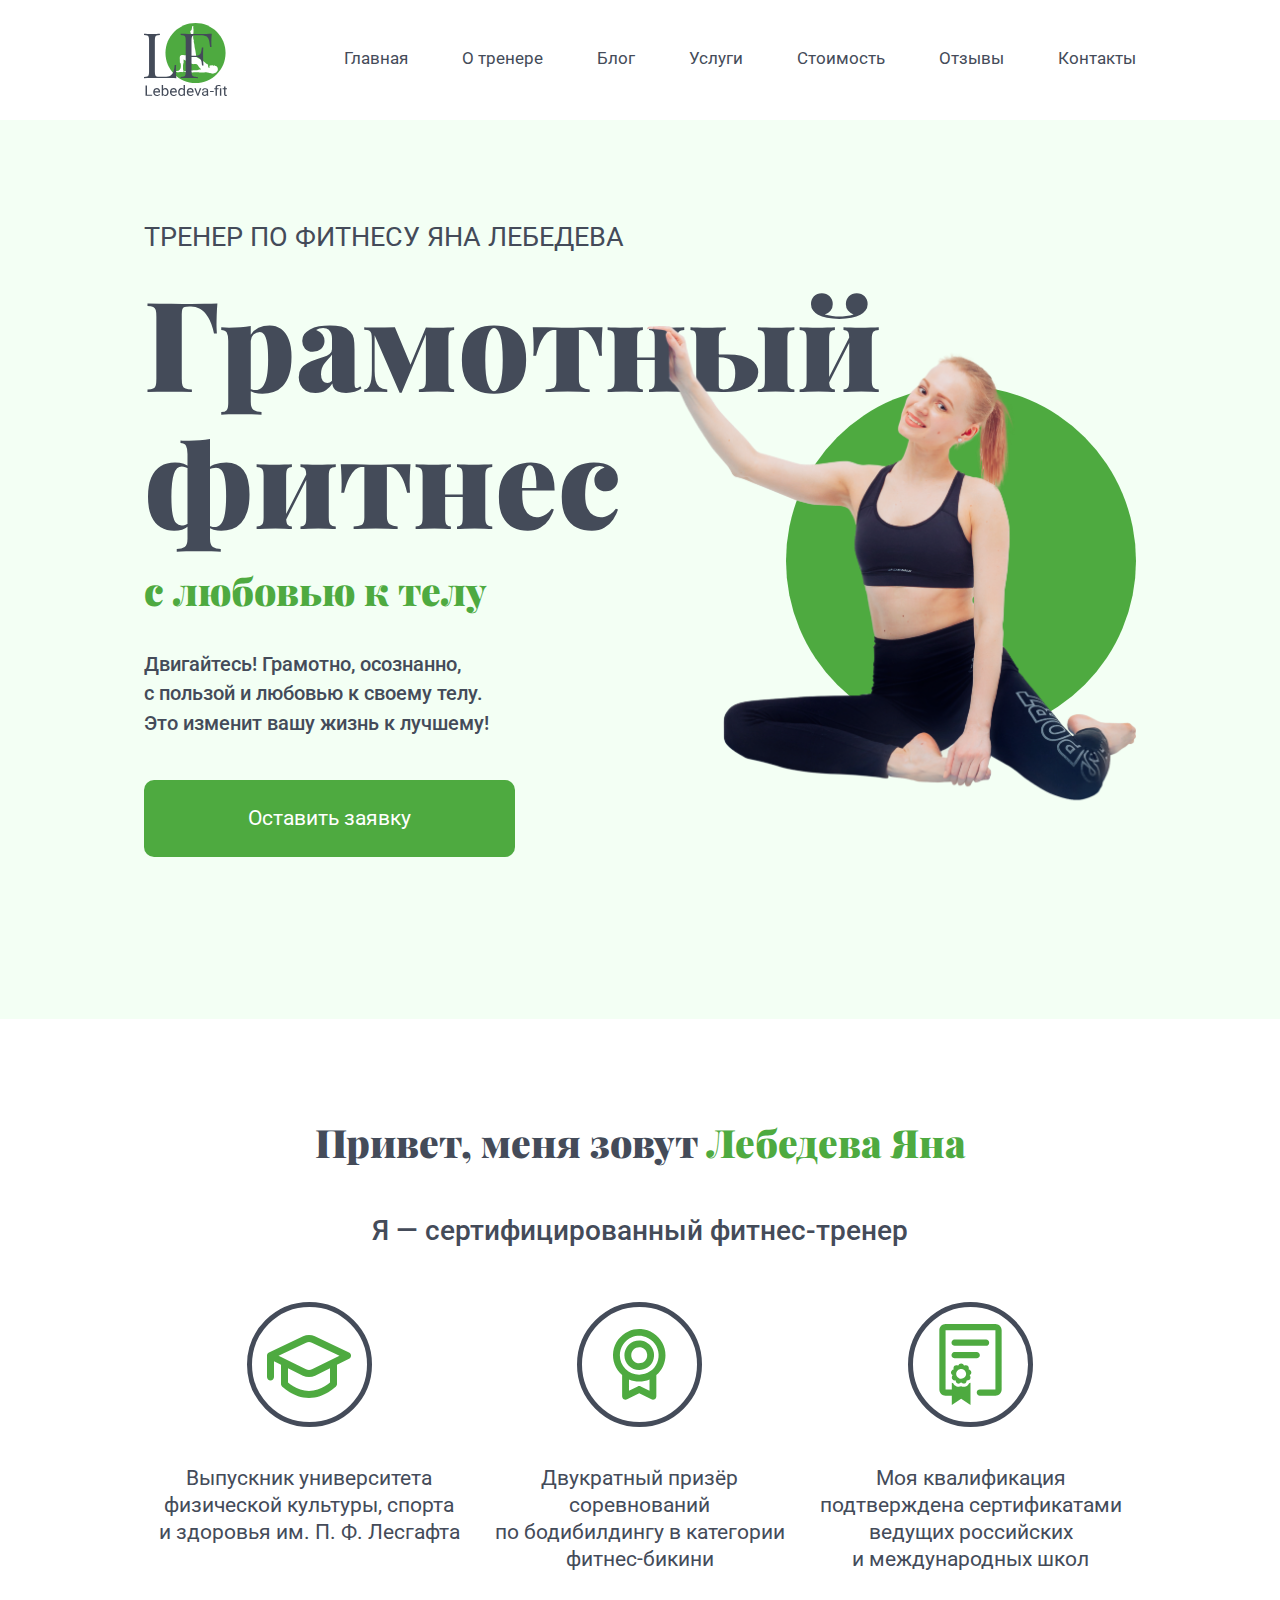
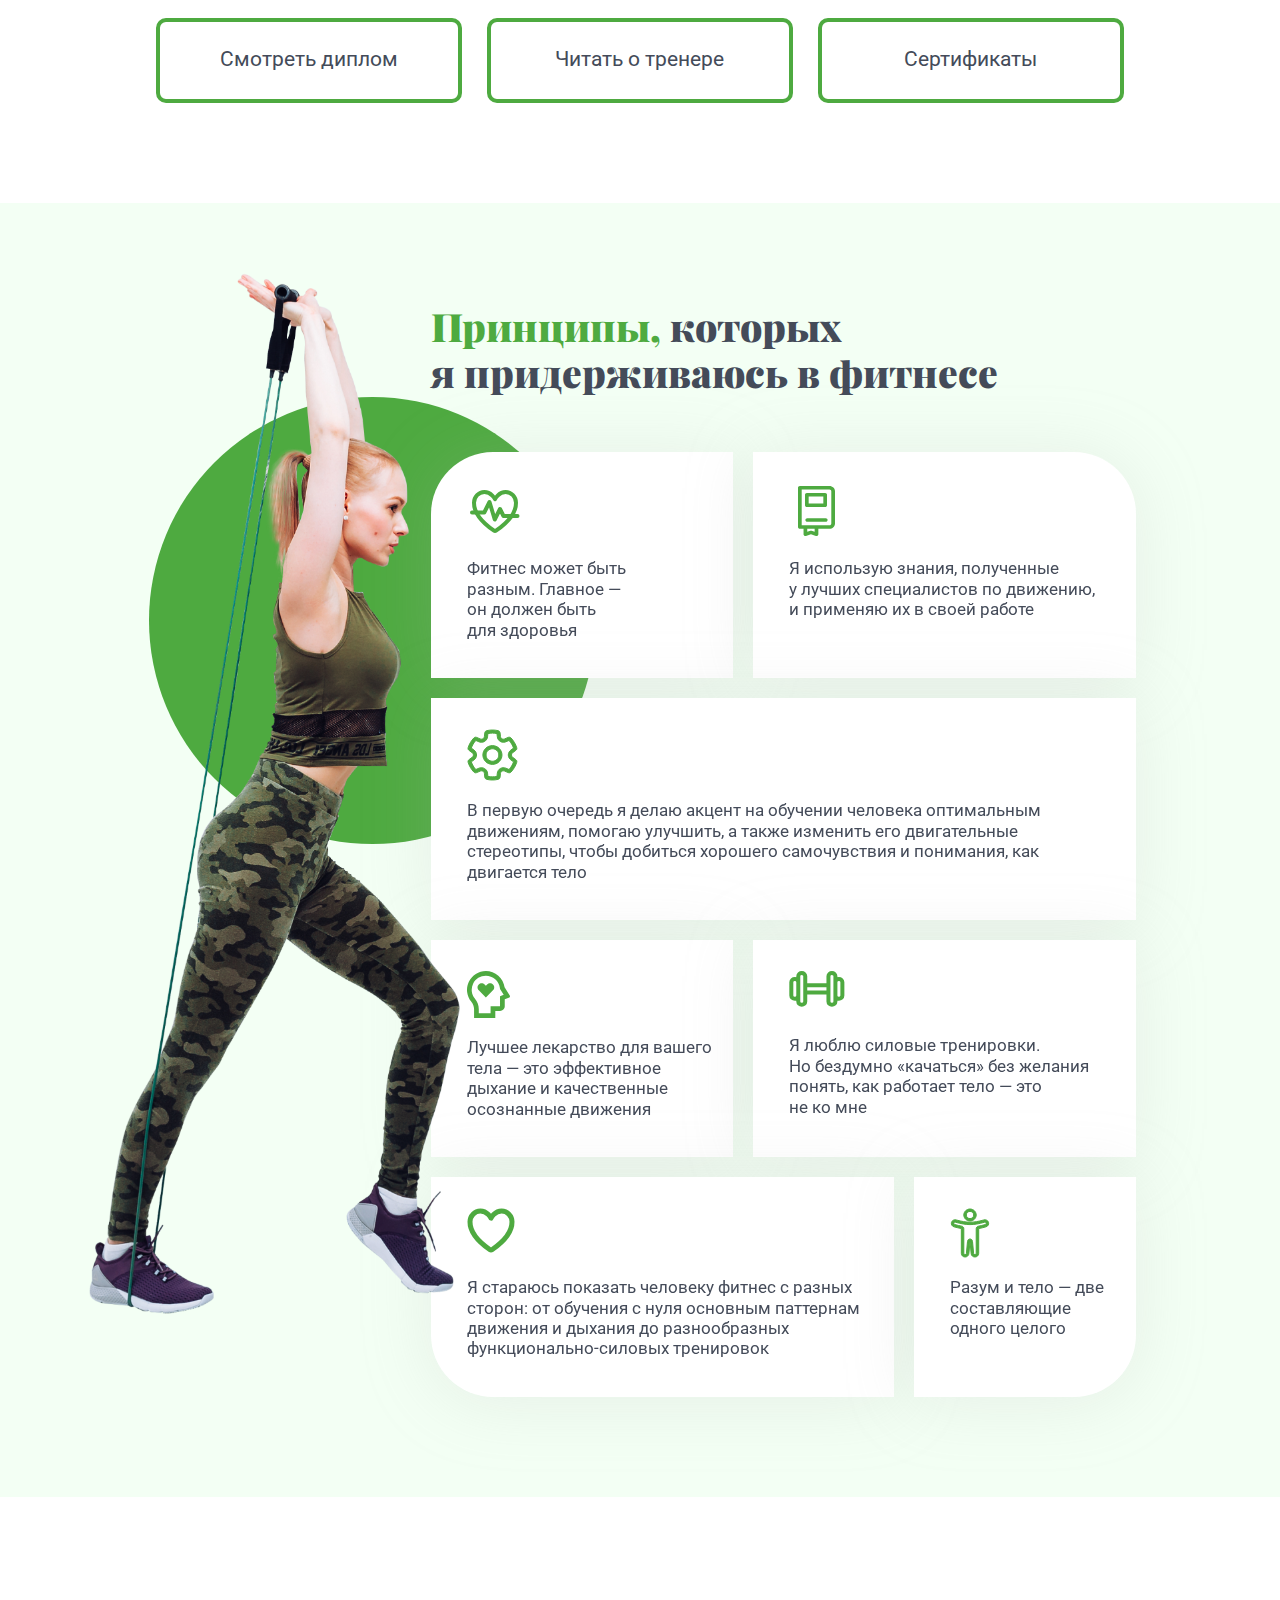
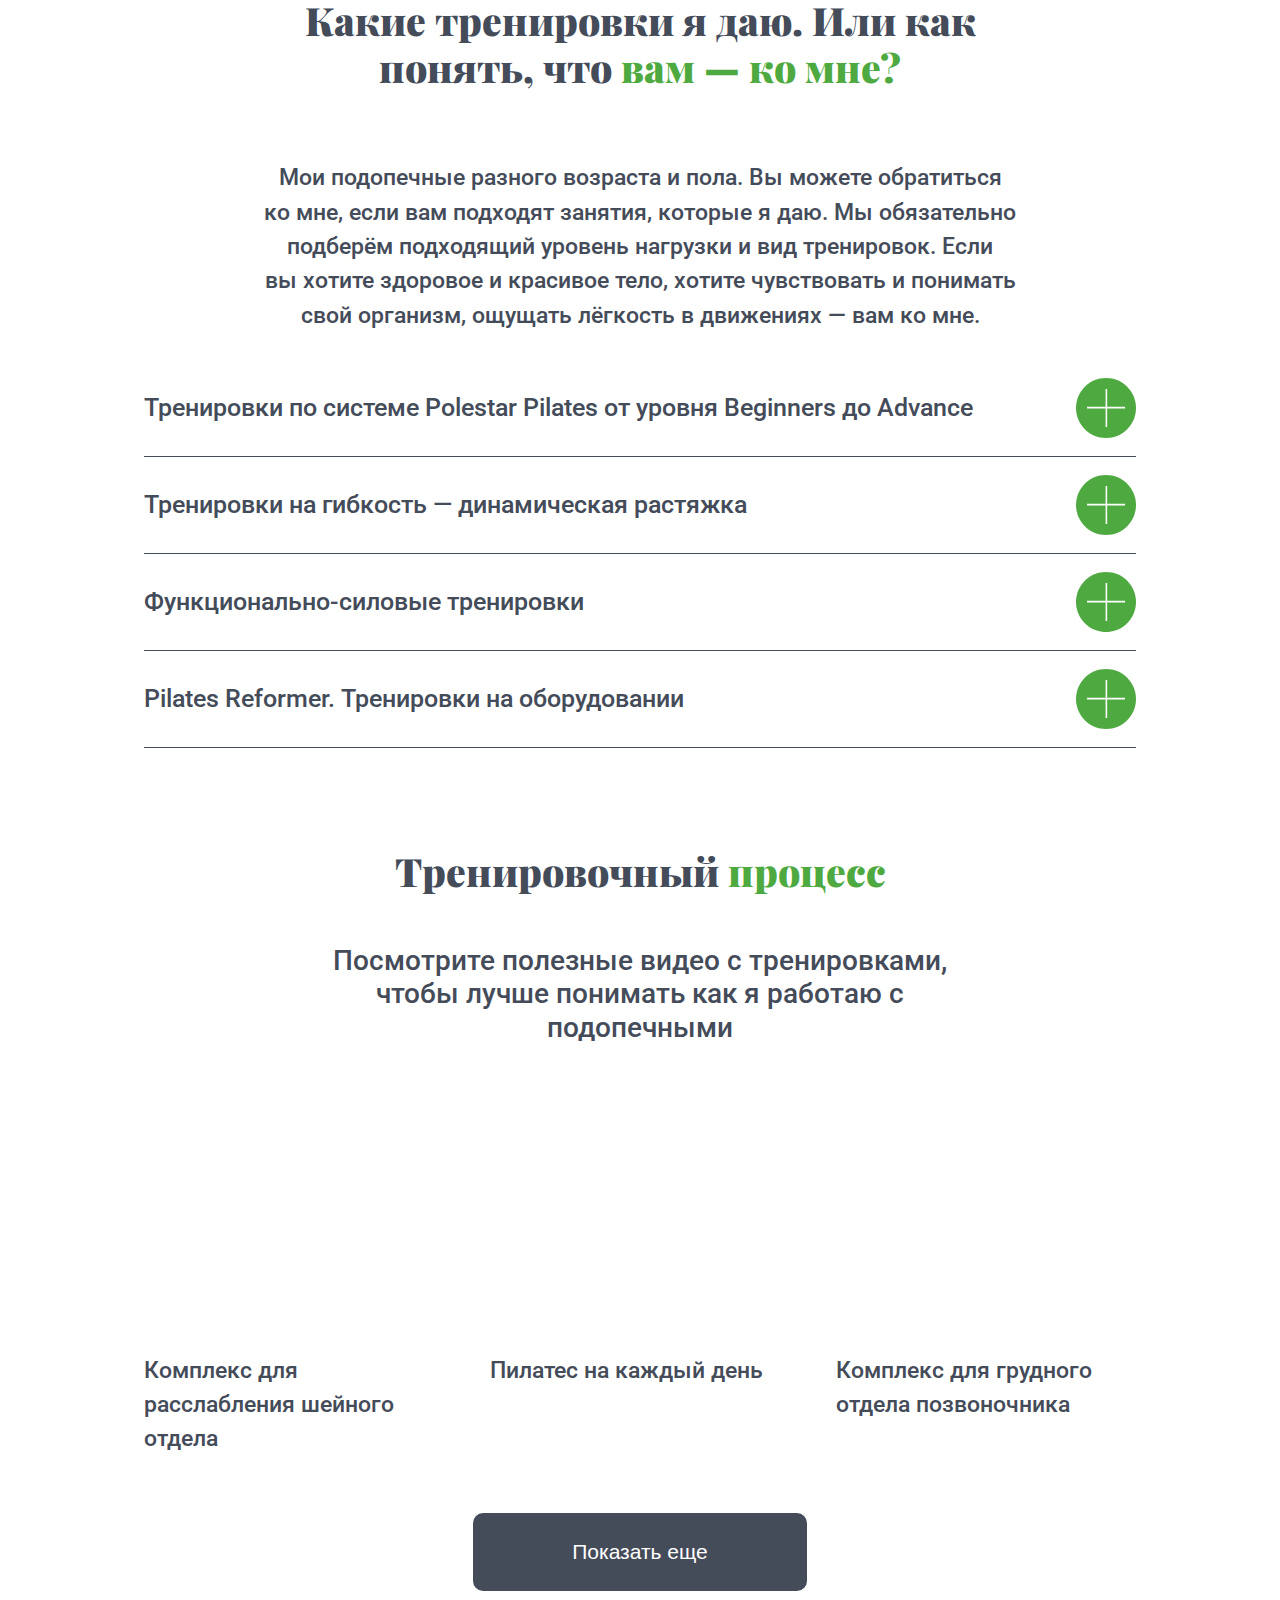
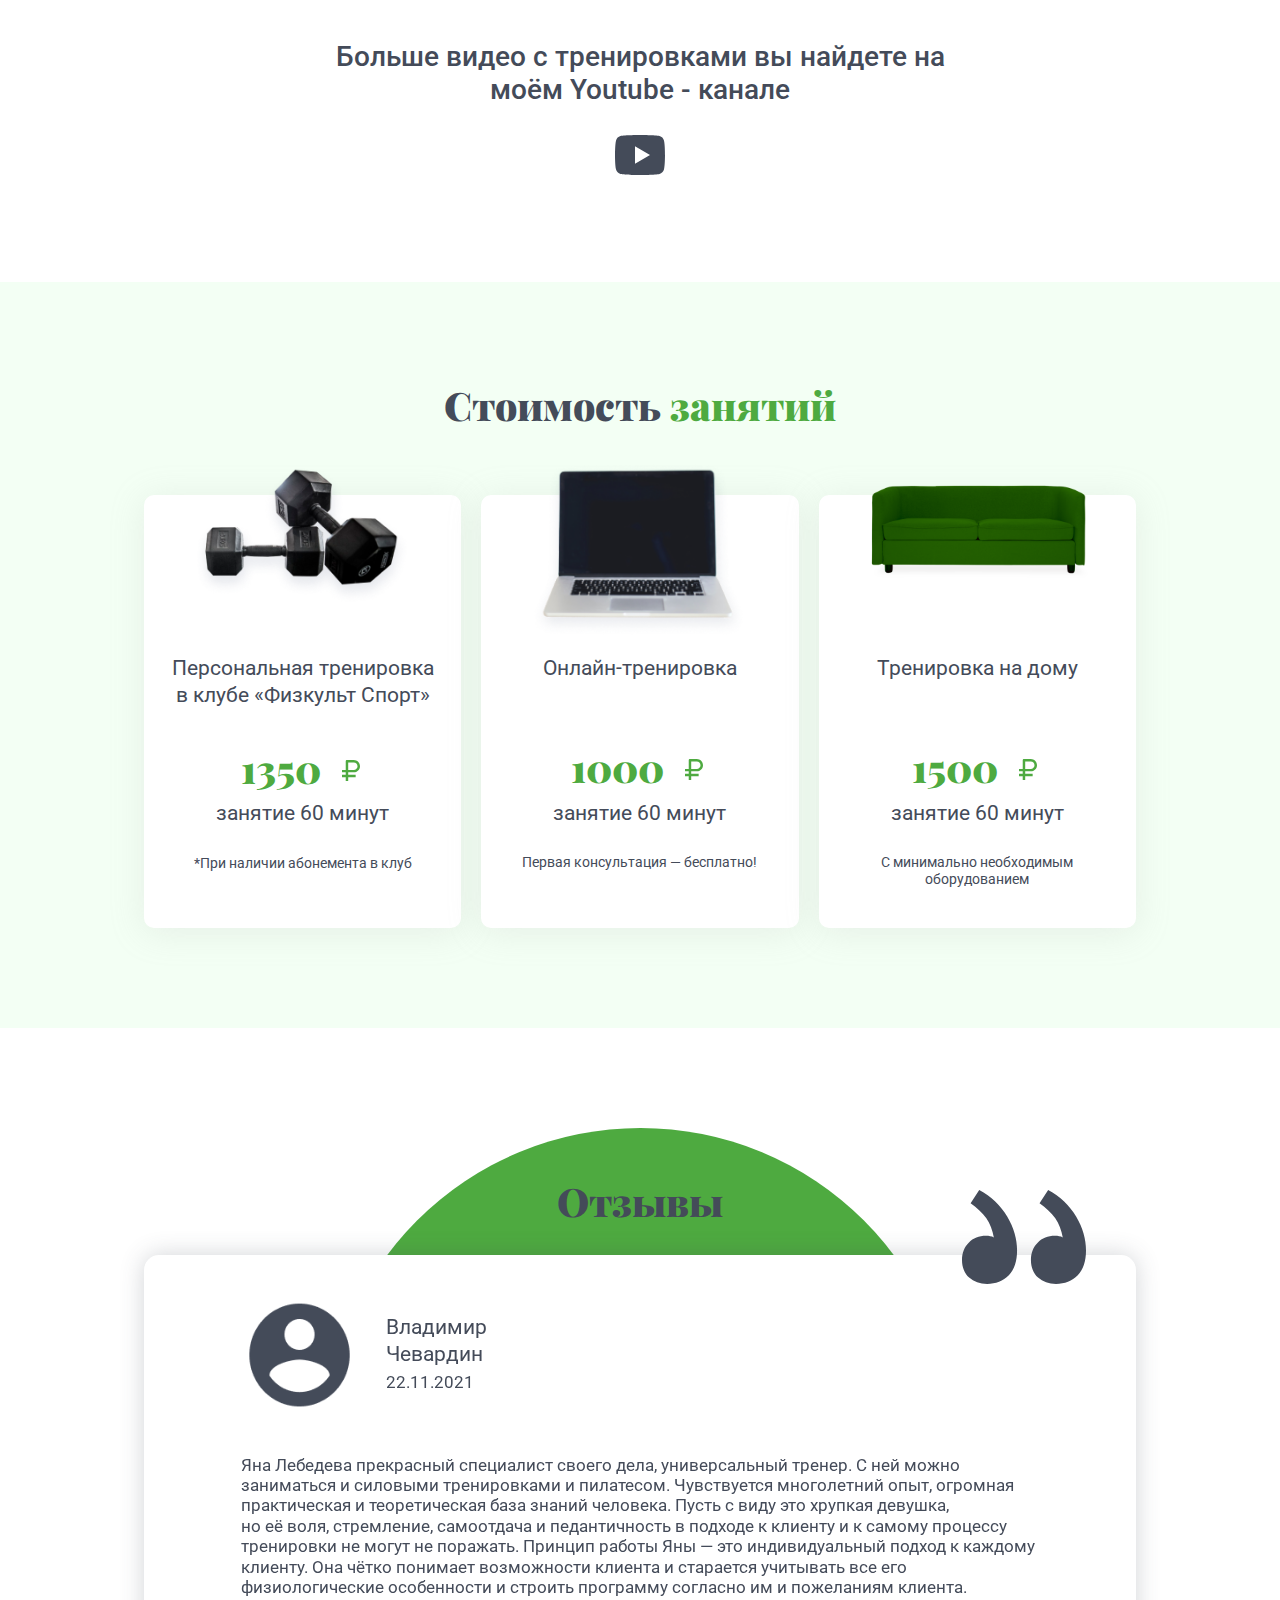
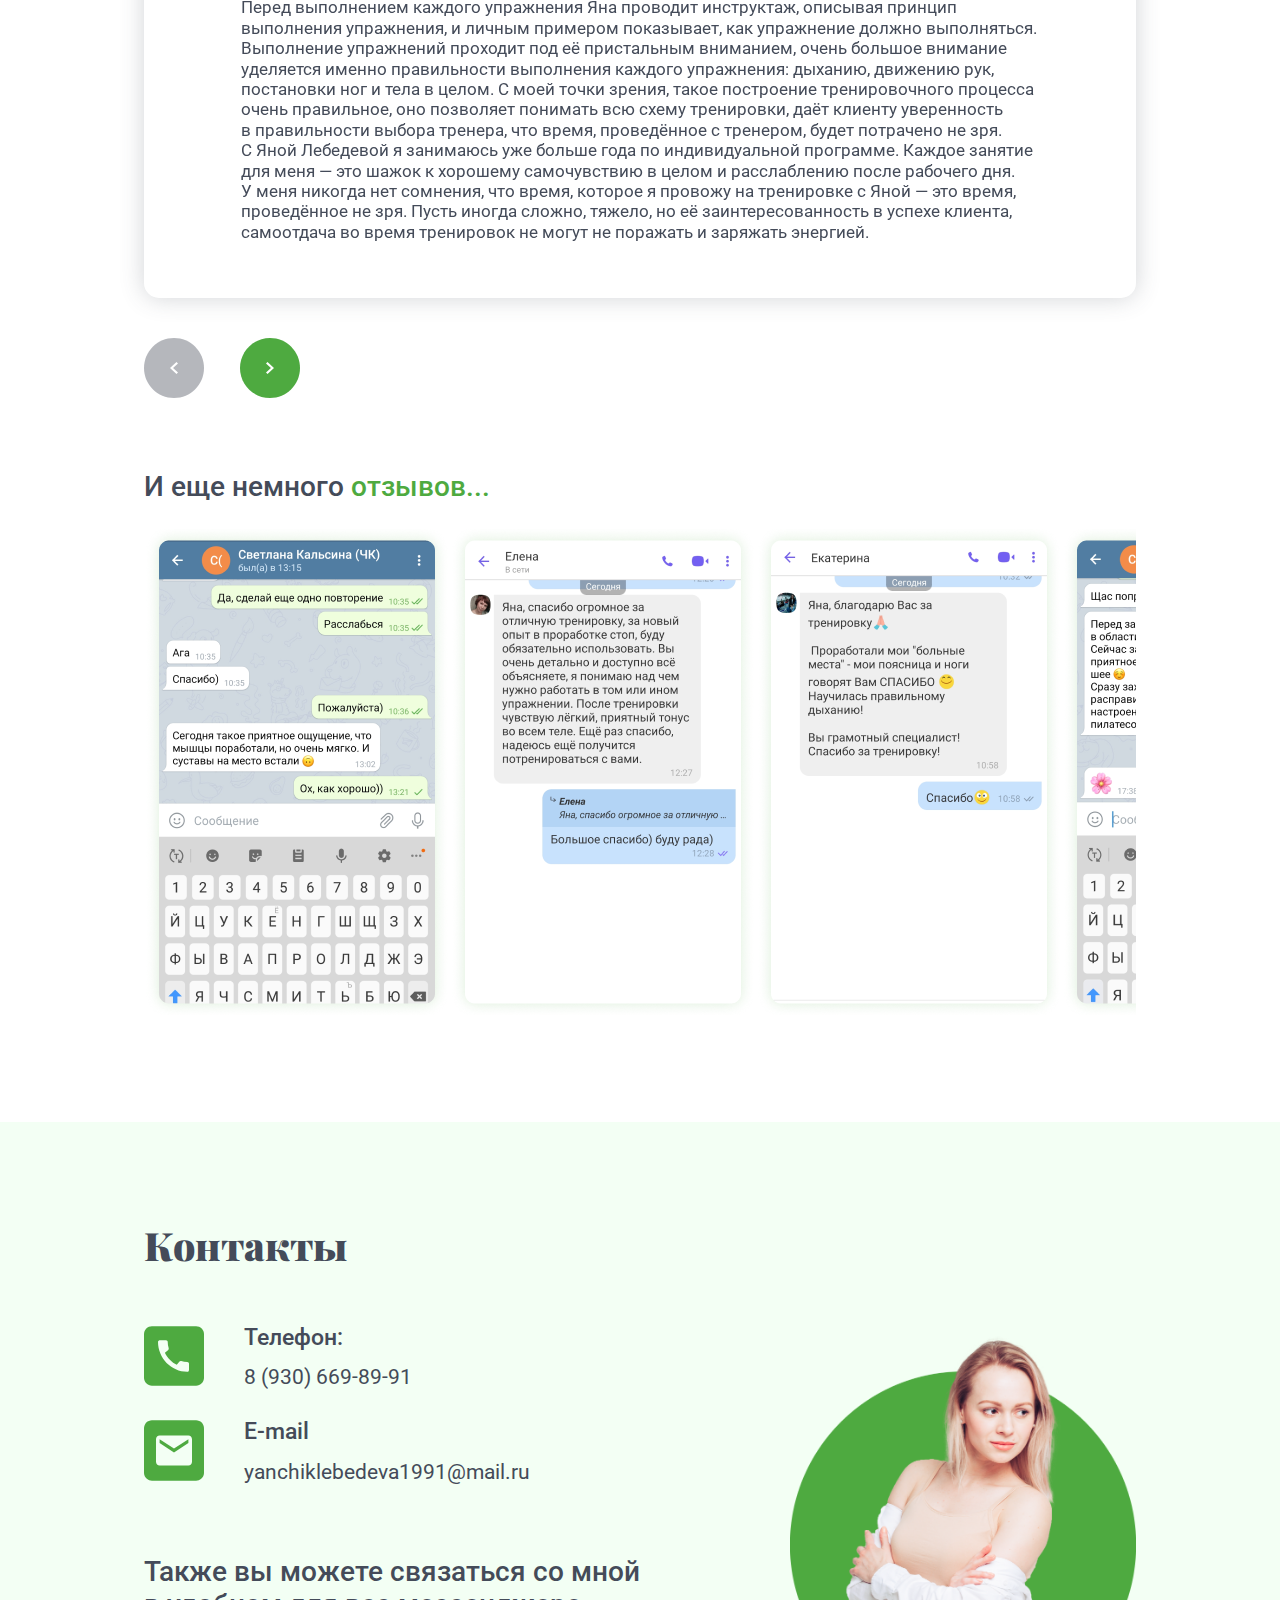
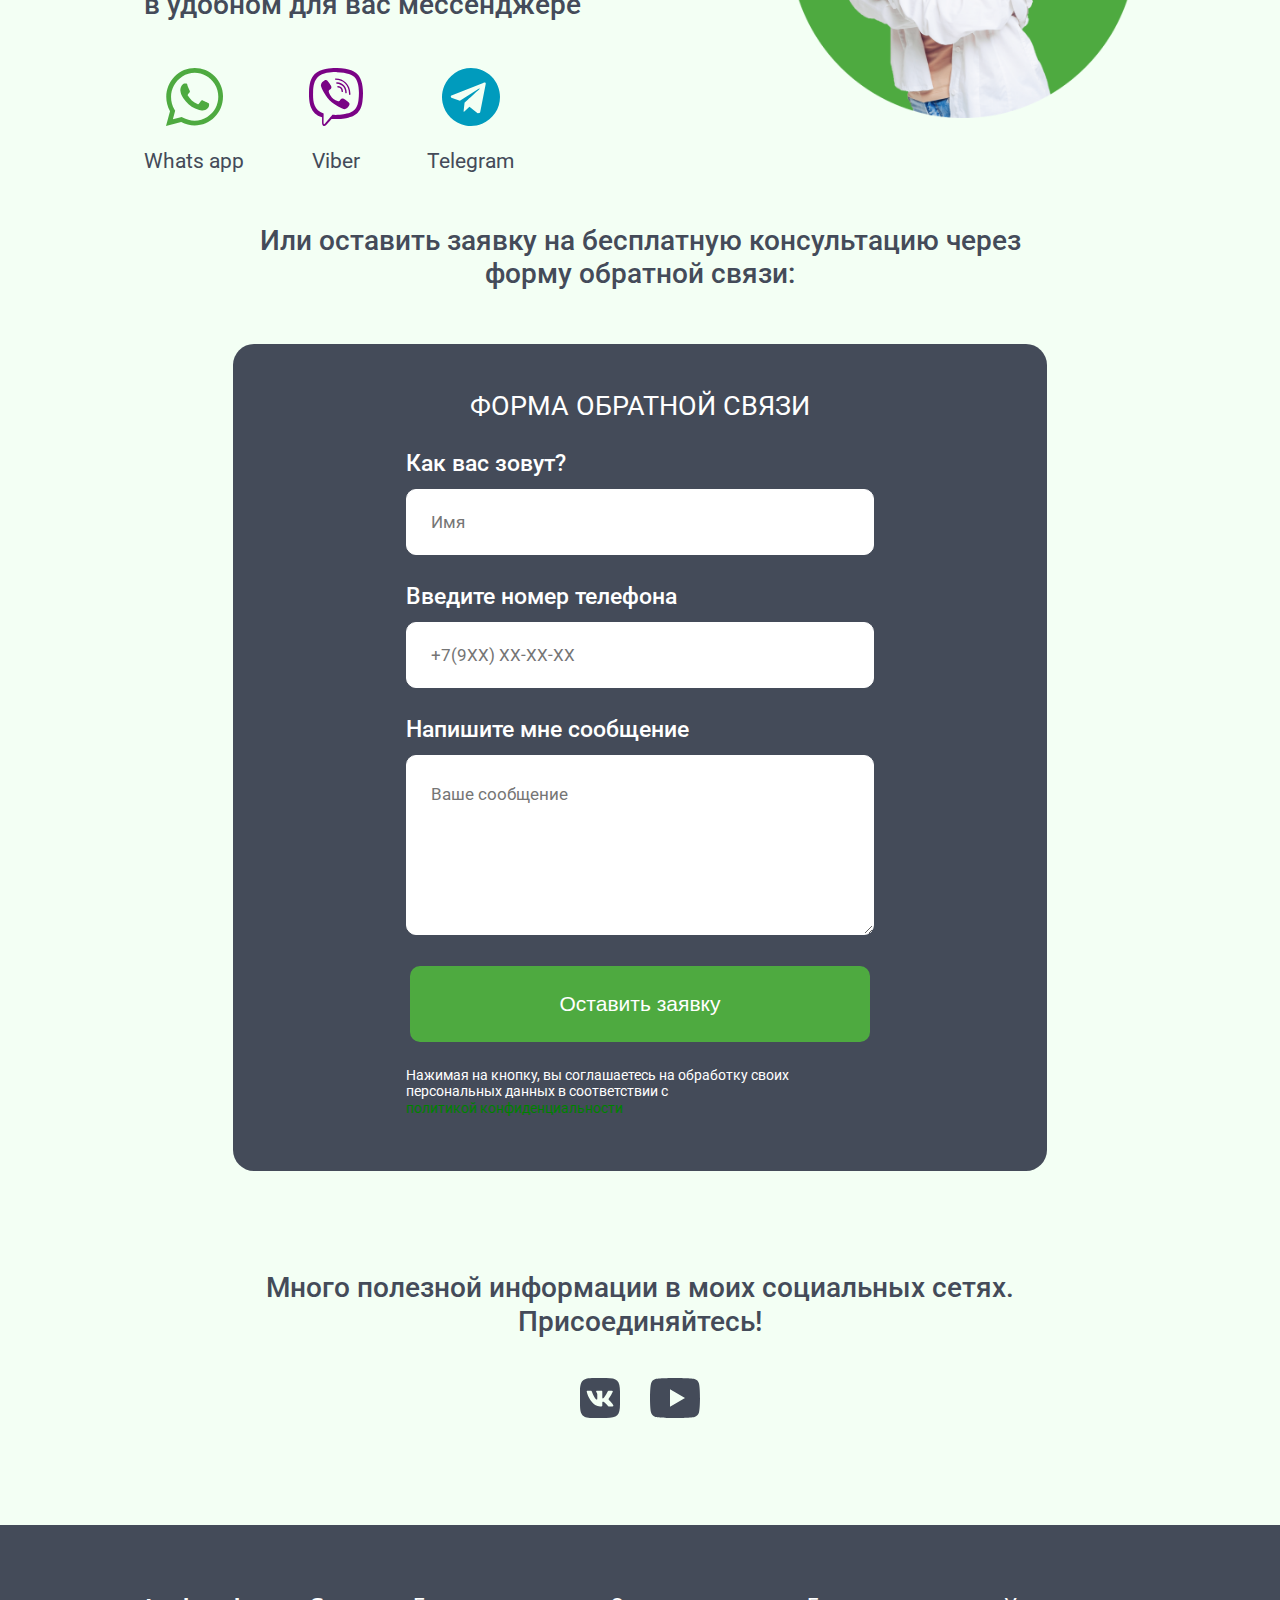
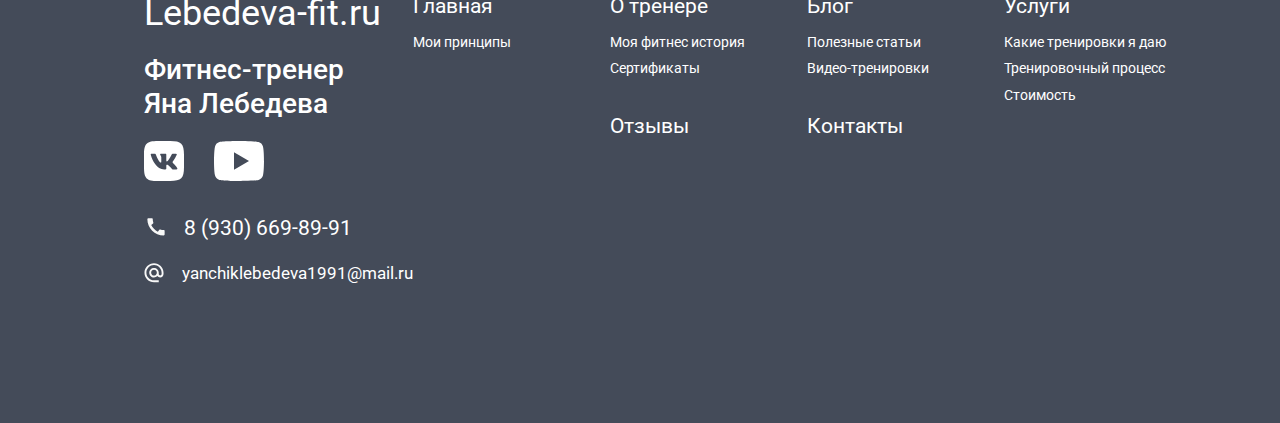
<file: index.html>
<!DOCTYPE html>
<html lang="ru">
<head>
    <meta charset="UTF-8">
    <meta http-equiv="X-UA-Compatible" content="IE=edge">
    <meta name="viewport" content="width=device-width, initial-scale=1.0">
    <title>Lebedeva-fit</title>
    <link rel="stylesheet" href="./style/magnific-popup.css">
    <link rel="stylesheet" href="./style/style.css">

    <link rel="stylesheet" href="./script/owlcarousel/owl.carousel.min.css">
    <link rel="stylesheet" href="./script/owlcarousel/owl.theme.default.min.css">

</head>
<body>
   
<header class="header">
    <div class="up">
        <a href="#"><img class="up__image" src="./image/icon/up.svg" alt=""></a>
        </div>
    <div class="header__container container">
        <div class="header__menu-inner">
            <div class="header__logo"><a href="#"><img class="header__logo-img" src="./image/logo/logoforlight.svg" alt=""></a></div>
            
            <nav class="header__menu">
                <ul class="header__menu-list">
                    <li class="header__menu-item"><a class="header__menu-link" href="#">Главная</a></li>
                    <li class="header__menu-item"><a class="header__menu-link" href="./about.html">О тренере</a></li>
                    <li class="header__menu-item"><a class="header__menu-link" href="./blogs.html">Блог</a></li>
                    <li class="header__menu-item"><a class="header__menu-link" href="#questions">Услуги</a></li>
                    <li class="header__menu-item"><a class="header__menu-link" href="#price">Стоимость</a></li>
                    <li class="header__menu-item"><a class="header__menu-link" href="#reviews">Отзывы</a></li>
                    <li class="header__menu-item"><a class="header__menu-link" href="#contacts">Контакты</a></li>
                </ul>
                <div class="burger"><span></span></div>
            </nav>
            <div class="burger__menu">
                <div class="burger__wrapper">
                    <div class="burger__header">
                            <div class="burger__inner">
                                <div class="burger__logo">
                                    <img class="header__logo-img" src="./image/logo/logofornight.svg" alt="">
                                </div>
                                <p class="burger__title">Фитнес-тренер<br>
                                    Яна Лебедева</p>
                            </div>
                            <div class="adaptiv-close burger__close">
                            </div>
                    </div>
                    <div class="burger__main">
                        <nav class="burger__content">
                            <ul class="burger__list">
                                <li class="burger__item">
                                    <a href="#" class="burger__item-link">Главная</a>
                                    <ul class="burger__sublist">
                                        <li class="burger__subitem">
                                            <a href="#principles" class="buger__subitem-link">Мои принципы</a>
                                        </li>
                                    </ul>
                                </li>
                                <li class="burger__item">
                                    <a href="./about.html" class="burger__item-link">О тренере</a>
                                    <ul class="burger__sublist">
                                        <li class="burger__subitem">
                                            <a href="./about.html#about-todes" class="buger__subitem-link">Моя фитнес история</a>
                                        </li>
                                        <li class="burger__subitem">
                                            <a href="./about.html#education" class="buger__subitem-link">Сертификаты</a>
                                        </li>
                                    </ul>
                                </li>
                                <li class="burger__item">
                                    <a href="./blogs.html" class="burger__item-link">Блог</a>
                                    <ul class="burger__sublist">
                                        <li class="burger__subitem">
                                            <a href="./blogs.html" class="buger__subitem-link">Полезные статьи</a>
                                        </li>
                                        <li class="burger__subitem">
                                            <a href="./blogs.html#youtube" class="buger__subitem-link">Видео-тренировки</a>
                                        </li>
                                    </ul>
                                </li>
                                <li class="burger__item">
                                    <a href="#questions" class="burger__item-link">Услуги</a>
                                    <ul class="burger__sublist">
                                        <li class="burger__subitem">
                                            <a href="#questions" class="buger__subitem-link">Какие тренировки я даю</a>
                                        </li>
                                        <li class="burger__subitem">
                                            <a href="#workout" class="buger__subitem-link">Тренировочный процесс</a>
                                        </li>
                                    </ul>
                                </li>
                                <li class="burger__item">
                                    <a href="#price" class="burger__item-link">стоимость</a>
                                </li>
                                <li class="burger__item">
                                    <a href="#reviews" class="burger__item-link">Отзывы</a>
                                </li>

                                <li class="burger__item">
                                    <a href="#contacts" class="burger__item-link">контакты</a>
                                </li>
                            </ul>
                        </nav>
                        <div class="seti-links burger__seti-link">
                            <a href="https://vk.com/yanchik_lebedeva" class="contacts__link-item">
                                <svg class="icon-white icon" width="40" height="40" viewBox="0 0 40 40" fill="none" xmlns="http://www.w3.org/2000/svg">
                                    <path d="M26.1462 0H13.8742C2.66624 0 0.000244141 2.666 0.000244141 13.854V26.126C0.000244141 37.332 2.64624 40 13.8542 40H26.1262C37.3322 40 40.0002 37.354 40.0002 26.146V13.874C40.0002 2.666 37.3542 0 26.1462 0ZM32.2922 28.54H29.3742C28.2702 28.54 27.9382 27.646 25.9582 25.666C24.2302 24 23.5002 23.792 23.0622 23.792C22.4582 23.792 22.2922 23.958 22.2922 24.792V27.416C22.2922 28.126 22.0622 28.542 20.2082 28.542C18.4089 28.4211 16.6641 27.8744 15.1174 26.9471C13.5708 26.0197 12.2666 24.7382 11.3122 23.208C9.04658 20.388 7.47013 17.0783 6.70825 13.542C6.70825 13.104 6.87425 12.708 7.70825 12.708H10.6242C11.3742 12.708 11.6442 13.042 11.9382 13.812C13.3542 17.98 15.7702 21.604 16.7502 21.604C17.1262 21.604 17.2902 21.438 17.2902 20.5V16.208C17.1662 14.25 16.1262 14.084 16.1262 13.376C16.1396 13.1893 16.2252 13.0151 16.3648 12.8904C16.5045 12.7657 16.6872 12.7002 16.8742 12.708H21.4582C22.0842 12.708 22.2922 13.02 22.2922 13.77V19.562C22.2922 20.188 22.5622 20.396 22.7502 20.396C23.1262 20.396 23.4162 20.188 24.1042 19.5C25.582 17.6979 26.7893 15.6902 27.6882 13.54C27.7801 13.2817 27.954 13.0606 28.1833 12.9104C28.4126 12.7602 28.6848 12.6891 28.9582 12.708H31.8762C32.7502 12.708 32.9362 13.146 32.7502 13.77C31.6892 16.1469 30.3764 18.4031 28.8342 20.5C28.5202 20.98 28.3942 21.23 28.8342 21.792C29.1242 22.23 30.1462 23.084 30.8342 23.896C31.8341 24.8933 32.6643 26.0471 33.2922 27.312C33.5422 28.124 33.1242 28.542 32.2922 28.542V28.54Z" />
                                </svg>
                            </a>
                            <a href="https://www.youtube.com/@Lebedeva-fit" class="contacts__link-item">
                                <svg class="icon-white icon" width="50" height="40" viewBox="0 0 50 40" fill="none" xmlns="http://www.w3.org/2000/svg">
                                    <path d="M48.955 5.465C48.38 3.315 46.685 1.62 44.535 1.045C40.635 5.21541e-07 25 0 25 0C25 0 9.365 5.21541e-07 5.465 1.045C3.315 1.62 1.62 3.315 1.045 5.465C-7.45058e-08 9.365 0 20 0 20C0 20 -7.45058e-08 30.635 1.045 34.535C1.62 36.685 3.315 38.38 5.465 38.955C9.365 40 25 40 25 40C25 40 40.635 40 44.535 38.955C46.6875 38.38 48.38 36.685 48.955 34.535C50 30.635 50 20 50 20C50 20 50 9.365 48.955 5.465ZM20 28.66V11.34L35 20L20 28.66Z"/>
                                </svg>
                            </a>
                           
                        </div>
                        <div class="burger__tel burger__contact">
                            <img src="./image/icon/call.svg" alt="tel">
                            <a href="tel:+79306698991" class="burger__tel-item">8 (930) 669-89-91</a>
                        </div>
                        <div class="burger__mail burger__contact">
                            <img src="./image/icon/mail-mini.svg" alt="mail">
                            <a href="mailto:yanchiklebedeva1991@mail.ru" class="burger__mail-item">yanchiklebedeva1991@mail.ru</a>
                        </div>
                    </div>
                </div>
            </div>
        </div>
    </div>
</header>
 <main>
     <section class="heading"> 
        <div class="container">
            <div class="heading__inner">
                <div class="heading__inner-content">
                    <h3 class="heading__subtitle-top">тренер по фитнесу яна лебедева</h3>
                    <h1 class="heading__title">Грамотный<br/>фитнес</h1>
                    <h2 class="heading__subtitle-bottom">с&nbsp;любовью к&nbsp;телу</h2>
                    <div class="heading__background-photo main-photo__desk"><img src="./image/IMG_2130.png" alt=""></div>
                    <div class="heading__background-photo main-photo__mob"><img src="./image/IMG_2130mob.png" alt=""></div>
                    <div class="heading__background-circle"><img src="./image/Circle.svg" alt=""></div>
                </div>
                <p class="heading__text">Двигайтесь! Грамотно, осознанно, с&nbsp;пользой и&nbsp;любовью к&nbsp;своему телу. Это&nbsp;изменит вашу жизнь к&nbsp;лучшему!</p>
                <div class="heading__btn"> <a  class="heading__button button__primary" href="#form-down">Оставить заявку</a>
                </div>
            </div>
        </div>
        
    </section> 
      <section id="about" class="about lock-padding">
        <div class="container about__container">
           
            <div class="inner about__inner">
                <h2 class="title about__title">Привет, меня зовут <span>Лебедева Яна</span></h2>
                <p class="about__subtitle">
                    Я&nbsp;&mdash; сертифицированный фитнес-тренер
                </p>
                <div class="about__content">
                    <div class="about__content-item">
                        <img src="./image/icon/fitness-diplom.svg" alt="диплом фитнес тренера">
                        <p class="about__content-text">Выпускник университета физической культуры, спорта и&nbsp;здоровья&nbsp;им. П.&nbsp;Ф.&nbsp;Лесгафта</p>
                        <a  href="#diploma" class="button__strocked about__content-button popup-about-diploma">Смотреть диплом</a>
                       <div  id="diploma">
                           <div  class="owl-carousel owl-carousel-dip">

                           
                            <div class="about__certificate-item">
                                <img src="./image/diploms/diplom1.png" alt="диплом1">
                             </div>
                             <div class="about__certificate-item">
                                 <img src="./image/diploms/diplom2.png" alt="диплом2">
                             </div>
                             <div class="about__certificate-item">
                                <img src="./image/diploms/diplom3.png" alt="диплом3">
                             </div>
                             <div class="about__certificate-item">
                                <img src="./image/diploms/diplom4.png" alt="диплом4">
                             </div>
                             </div>
                             
                          </div>
                    </div>
                    <div class="about__content-item">
                        <img src="./image/icon/fitness-trainer.svg" alt="о фитнес тренере">
                        <p class="about__content-text">Двукратный призёр соревнований по&nbsp;бодибилдингу в&nbsp;категории фитнес-бикини</p>
                        <a href="./about.html" class="button__strocked about__content-button">Читать о тренере</a>
                    </div>
                    <div class="about__content-item">
                        <img src="./image/icon/finess-certificate.svg" alt="сертификаты фитнес тренера">
                        <p class="about__content-text">Моя квалификация подтверждена сертификатами ведущих российских и&nbsp;международных школ</p>
                        
                        <a href="#certif" class="button__strocked about__content-button popup-about-certif">Сертификаты</a>

                        <div  id="certif" >
                             <div class="owl-carousel owl-carousel-serf">
                                <div class="about__certificate-item">
                                    <img src="./image/certificate/certificate1.png" alt="сертификат1">
                                 </div>
                                 <div class="about__certificate-item">
                                     <img src="./image/certificate/certificate2.png" alt="сертификат2">
                                 </div>
                                 <div class="about__certificate-item">
                                    <img src="./image/certificate/certificate3.png" alt="сертификат3">
                                 </div>
                                 <div class="about__certificate-item">
                                    <img src="./image/certificate/certificate4.png" alt="сертификат4">
                                 </div>
                                 <div class="about__certificate-item">
                                    <img src="./image/certificate/certificate5.png" alt="сертификат5">
                                 </div>
                                 <div class="about__certificate-item">
                                    <img src="./image/certificate/certificate6.png" alt="сертификат6">
                                 </div>
                                 <div class="about__certificate-item">
                                    <img src="./image/certificate/certificate7.png" alt="сертификат7">
                                 </div>
                                 <div class="about__certificate-item">
                                    <img src="./image/certificate/certificate8.png" alt="сертификат8">
                                 </div>
                                 <div class="about__certificate-item">
                                    <img src="./image/certificate/certificate9.png" alt="сертификат9">
                                 </div>
                            </div> 
                            
                          </div>
                    </div>
                </div>
            </div>
        </div>
    </section>  
   <section class="principles" id="principles"> 
        
        <div class="container principles__container">
            <div class="principles__background-photo"><img src="./image/principles_yana/IMG_222723.png" alt=""></div>
            <div class="inner principles__inner ">
               <h2 class="title principles__title">
                   <span>Принципы,</span> которых<br> я придерживаюсь в фитнесе
               </h2>
               <div class="principles__grid">
                   <div class="principles__grid-item">
                       <img src="./image/icon/principles_one.svg" alt="Первый принцип">
                       <p class="principles__grid-text">Фитнес может быть разным. Главное — он должен быть для здоровья</p>

                   </div>
                   <div class="principles__grid-item">
                       <img src="./image/icon/principles_two.svg" alt="Второй принцип">
                       <p class="principles__grid-text">Я&nbsp;использую знания, полученные у&nbsp;лучших специалистов по&nbsp;движению, и&nbsp;применяю их&nbsp;в&nbsp;своей работе</p>
                   </div>
                    <div class="principles__grid-item">
                        <img src="./image/icon/principles_three.svg" alt="Третий принцип">
                        <p class="principles__grid-text">В&nbsp;первую очередь я&nbsp;делаю акцент на&nbsp;обучении человека оптимальным движениям, помогаю улучшить, а&nbsp;также изменить его двигательные стереотипы, чтобы добиться хорошего самочувствия и&nbsp;понимания, как двигается тело</p>
                    </div>
                    <div class="principles__grid-item">
                        <img src="./image/icon/principles_four.svg" alt="Четвертый принцип">
                        <p class="principles__grid-text">Лучшее лекарство для вашего тела&nbsp;&mdash; это эффективное дыхание и&nbsp;качественные осознанные движения</p>
                    </div>
                    <div class="principles__grid-item">
                        <img src="./image/icon/principles_five.svg" alt="Пятый принцип">
                        <p class="principles__grid-text">Я&nbsp;люблю силовые тренировки. Но&nbsp;бездумно &laquo;качаться&raquo; без желания понять, как работает тело&nbsp;&mdash; это не&nbsp;ко&nbsp;мне</p>
                    </div>
                    <div class="principles__grid-item">
                        <img src="./image/icon/principles_six.svg" alt="Шестой принцип">
                        <p class="principles__grid-text">Я&nbsp;стараюсь показать человеку фитнес с&nbsp;разных сторон: от&nbsp;обучения с&nbsp;нуля основным паттернам движения и&nbsp;дыхания до&nbsp;разнообразных функционально-силовых тренировок</p>
                    </div>
                    <div class="principles__grid-item">
                        <img src="./image/icon/principles_seven.svg" alt="Седьмой принцип">
                        <p class="principles__grid-text">Разум и&nbsp;тело&nbsp;&mdash; две составляющие одного целого</p>
                    </div>
                   
                </div>
            </div>
        </div>

    </section> 
    <section class="questions" id="questions" >
        <div class="container">
            <div class="inner questions__inner">
                <h2 class="title questions__title">
                    Какие тренировки я&nbsp;даю. Или как понять, что <span>вам — ко мне?</span>
                </h2>
                <p class="questions__text">
                    Мои подопечные разного возраста и&nbsp;пола. Вы&nbsp;можете обратиться ко&nbsp;мне, если вам подходят занятия, которые я&nbsp;даю. Мы&nbsp;обязательно подберём подходящий уровень нагрузки и&nbsp;вид тренировок. Если вы&nbsp;хотите здоровое и&nbsp;красивое тело, хотите чувствовать и&nbsp;понимать свой организм, ощущать лёгкость в&nbsp;движениях&nbsp;&mdash; вам ко&nbsp;мне.
                </p>
                <div class="questions__wrapper">
                    <ul class="accordeon__list">
                        <li class="accordeon__item">
                            <div class="accordeon__heading">
                                Тренировки по&nbsp;системе Polestar Pilates от&nbsp;уровня Beginners до&nbsp;Advance
                            </div>
                            <div class="accordeon__inner">
                                <div class="questions__item-wrap">
                                   <div class="questions__item-img">
                                        <img src="./image/que_item-box1.png" alt="Тренировки по системе Polestar Pilates" class="questions__item-img1">
                                    </div>
                                    <div class="questions__item-text">
                                        <p class="questions__item-title">Преимущества:</p>
                                        <ol>
                                            <li>
                                                1. Улучшение подвижности суставов, артикуляции позвоночника
                                            </li>
                                            <li>
                                                2. Работа с&nbsp;дыханием, мышцами КОРа
                                            </li>
                                            <li>
                                                3. Выстраивание оптимального комфортного положения тела в&nbsp;пространстве
                                            </li>
                                            <li>
                                                4. Уменьшение скованности, зажатости
                                            </li>
                                            <li>
                                                5. Работа с&nbsp;проприоцевтивностью (т.е. насколько хорошо вы&nbsp;ощущаете своё тело, управляете&nbsp;им)
                                            </li>
                                            <li>
                                                6. Развитие силы и гибкости
                                            </li>
                                            <li>
                                                7. Работа с&nbsp;глубинной и&nbsp;глобальной мускулатурой
                                            </li>
                                            <li>
                                                8. Красивое и функциональное тело
                                            </li>
                                        </ol>
                                    </div>
                                </div>
                            </div>
                        </li>
                        <li class="accordeon__item">
                            <div class="accordeon__heading">Тренировки на&nbsp;гибкость&nbsp;&mdash; динамическая растяжка

                            </div>
                            <div class="accordeon__inner">
                                <div class="questions__item-wrap">
                                    <div class="questions__item-img">
                                        <img src="./image/que_item-box2.png" alt="Тренировки на гибкость" class="questions__item-img2">
                                    </div>
                                
                                    <div class="questions__item-text">
                                        <p class="questions__item-title">Преимущества:</p>
                                        <ol>
                                            <li>
                                                1. Улучшение гибкости и&nbsp;контроля всего тела
                                            </li>
                                            <li>
                                                2. Лёгкость в движениях
                                            </li>
                                            <li>
                                                3. Мобильность суставов и&nbsp;артикуляция позвоночника
                                            </li>
                                            <li>
                                                4.Улучшение кровотока и лимфотока
                                            </li>
                                            <li>
                                                5. Упругое и подтянутое тело
                                            </li>
                                        </ol>
                                    </div>
                        </div>



                            </div>
                        </li>
                        <li class="accordeon__item">
                            <div class="accordeon__heading">Функционально-силовые тренировки

                            </div>
                            <div class="accordeon__inner">
                                <div class="questions__item-wrap">
                                    <div class="questions__item-img">
                                        <img src="./image/que_item-box3.png" alt="Функционально-силовые тренировки" class="questions__item-img3">
                                    </div>
                                
                                    <div class="questions__item-text">
                                        <p class="questions__item-title">Преимущества:</p>
                                        <ol>
                                            <li>
                                                1. Развитие силовых качеств
                                            </li>
                                            <li>
                                                2. Мышечный тонус
                                            </li>
                                            <li>
                                                3. Обучение эффективной технике движений
                                            </li>
                                            <li>
                                                4. Развитие выносливости, координации
                                            </li>
                                            <li>
                                                5. Работа как со&nbsp;своим телом, так и&nbsp;с&nbsp;дополнительным оборудованием
                                            </li>
                                            
                                        </ol>
                                    </div>
                        </div>



                            </div>
                        </li>
                        <li class="accordeon__item">
                            <div class="accordeon__heading">Pilates Reformer. Тренировки на&nbsp;оборудовании
                            </div>
                            <div class="accordeon__inner">
                                <div class="questions__item-wrap">
                                    <div class="questions__item-img">
                                        <img src="./image/que_item-box4.png" alt="Pilates Reformer. Тренировки на оборудовании" class="questions__item-img4">
                                    </div>
                                
                                    <div class="questions__item-text">
                                        <p class="questions__item-title">Преимущества:</p>
                                        <ol>
                                            <li>
                                                1. Укрепление всех мышечных групп
                                            </li>
                                            <li>
                                                2. Улучшение контроля тела
                                            </li>
                                            <li>
                                                3. Мобильность суставов
                                            </li>
                                            <li>
                                                4. Подготовка к&nbsp;другим видам спорта, фитнеса
                                            </li>
                                            <li>
                                                5. Развитие баланса, координации
                                            </li>
                                            <li>
                                                6. Сила и гибкость
                                            </li>
                                        </ol>
                                    </div>
                        </div>



                            </div>
                        </li>
                   </ul>
                </div>
            </div>
        </div>
    </section>  
    <section class="workout" id="workout">
        <div class="container">
            <div class="inner workout__inner">
                <h2 class="workout__title">Тренировочный <span>процесс</span></h2>
                <p class="workout__text">Посмотрите полезные видео с тренировками, чтобы лучше понимать как я работаю с подопечными</p>
                <div class="workout__content">
                    <div class="workout__item">
                        <div class="workout__video">
                            <iframe width="371" height="221"
                            src="https://www.youtube.com/embed/kyvm9oKBY8w">
                        </iframe>
                        </div>
                        <p class="workout__item-description">Комплекс для расслабления шейного отдела</p>
                    </div>
                    <div class="workout__item">
                        <div class="workout__video">
                            <iframe width="371" height="221"
                            src="https://www.youtube.com/embed/5hGb9P7fSd8">
                        </iframe>
                        </div>
                        <p class="workout__item-description">Пилатес на каждый день</p>
                    </div>
                    <div class="workout__item">
                        <div class="workout__video">
                            <iframe width="371" height="221"
                            src="https://www.youtube.com/embed/wWF0xSgDO6A">
                        </iframe>
                        </div>
                        <p class="workout__item-description">Комплекс для грудного отдела позвоночника</p>
                    </div>
                </div>
                <div id="block" >
                    <div  class="workout__content" >
                        <div class="workout__item">
                            <div class="workout__video">
                                <iframe width="371" height="221"
                                src="https://www.youtube.com/embed/BI6ErMq-pc0">
                            </iframe>
                            </div>
                            <p class="workout__item-description">Растяжка</p>
                        </div>
                        <div class="workout__item">
                            <div class="workout__video">
                                <iframe width="371" height="221"
                                src="https://www.youtube.com/embed/IpHthdCwtgY">
                            </iframe>
                            </div>
                            <p class="workout__item-description">Комплекс для улучшения артикуляции позвоночника</p>
                        </div>
                        <div class="workout__item">
                            <div class="workout__video">
                                <iframe width="371" height="221"
                                src="https://www.youtube.com/embed/yR4fex1qxbY">
                            </iframe>
                            </div>
                            <p class="workout__item-description">Лебедева Яна - Песня тренера</p>
                        </div>
                    </div>
                </div>
                
                <button id="workoutOpen" class="button__secondary workout__button" onclick="openBlock()">
                    Показать еще
                </button>
                <button id="workoutClose" class="button__secondary workout__button" onclick="closeBlock()">
                    Скрыть
                </button>
                <p class="workout__text" style="margin-top:49px;margin-bottom:28px !important">Больше видео с тренировками вы найдете на моём Youtube - канале</p>
                <a href="https://www.youtube.com/@Lebedeva-fit" class="contacts__link-item">
                    <svg class="icon-black icon" width="50" height="40" viewBox="0 0 50 40" fill="none" xmlns="http://www.w3.org/2000/svg">
                        <path d="M48.955 5.465C48.38 3.315 46.685 1.62 44.535 1.045C40.635 5.21541e-07 25 0 25 0C25 0 9.365 5.21541e-07 5.465 1.045C3.315 1.62 1.62 3.315 1.045 5.465C-7.45058e-08 9.365 0 20 0 20C0 20 -7.45058e-08 30.635 1.045 34.535C1.62 36.685 3.315 38.38 5.465 38.955C9.365 40 25 40 25 40C25 40 40.635 40 44.535 38.955C46.6875 38.38 48.38 36.685 48.955 34.535C50 30.635 50 20 50 20C50 20 50 9.365 48.955 5.465ZM20 28.66V11.34L35 20L20 28.66Z"/>
                    </svg>
                </a>
            </div>
        </div>
    </section>
    <section class="price" id="price">
        <div class="container">
            <div class="inner price__inner">
                <h2 class="title price__title">
                   Стоимость <span>занятий</span>
                </h2>
                <div class="price__content">
                    <div class="price__item">
                        <img class="price__img"  src="./image/pice-img1.png" alt="Персональная тренировка">
                        <div class="price__wrapper">
                            <p class="price__item-title">Персональная тренировка в&nbsp;клубе &laquo;Физкульт Спорт&raquo;</p>
                            <p class="price__item-value">
                            1350 
                            <img src="./image/icon/rub.svg" alt=" рубль"> 
                            </p>
                            <p class="price__item-subtitle">занятие 60 минут</p>
                            <p class="price__item-explanation">*При наличии абонемента в&nbsp;клуб</p>
                        </div>
                        
                        
                        
                    </div>
                    <div class="price__item">
                        <img class="price__img"  src="./image/pice-img2.png" alt="Персональная тренировка">
                        <div class="price__wrapper">
                            <p class="price__item-title">Онлайн-тренировка</p>
                            <p class="price__item-value">
                            1000
                            <img src="./image/icon/rub.svg" alt=" рубль"> 
                            </p>
                            <p class="price__item-subtitle">занятие 60 минут</p>
                            <p class="price__item-explanation">Первая консультация&nbsp;&mdash; бесплатно!</p>
                        </div>
                        
                        
                        
                    </div>
                    <div class="price__item">
                        <img class="price__img"  src="./image/pice-img3.png" alt="Персональная тренировка">
                        <div class="price__wrapper">
                            <p class="price__item-title">Тренировка на дому</p>
                            <p class="price__item-value">
                            1500
                            <img src="./image/icon/rub.svg" alt=" рубль"> 
                            </p>
                            <p class="price__item-subtitle">занятие 60 минут</p>
                            <p class="price__item-explanation">С&nbsp;минимально необходимым оборудованием</p>
                        </div>
                        
                        
                        
                    </div>
                    
                </div>
            </div>
        </div>
    </section> 
    <section class="reviews" id="reviews">
        <div class="container">
            <div class="inner reviews__inner">
                <h2 class="title reviews__title" >Отзывы</h2>
                
                <div class="reviews__wrapper">
                    <div class="reviews__item">
                        <div class="reviews__item-box">
                           <div class="reviews__item-heading">
                              <div class="reviews__item-images">
                                <img class="reviews__item-img" src="image/reviews/img-none.png" alt="отзыв о индивидуальных тренировках 1">
                              </div> 
                              <div class="reviews__item-heading-content">
                                <p class="reviews__item-title">
                                    Владимир Чевардин
                                    <br/>
                                    <span>22.11.2021</span>
                                   </p>
                              </div>
                              
                           </div>
                           <p class="reviews__item-text">
                            Яна Лебедева прекрасный специалист своего дела, универсальный тренер. С ней можно заниматься и силовыми тренировками и пилатесом. Чувствуется многолетний опыт, огромная практическая и теоретическая база знаний человека. Пусть с виду это хрупкая девушка, но её воля, стремление, самоотдача и педантичность в подходе к клиенту и к самому процессу тренировки не могут не поражать. Принцип работы Яны — это индивидуальный подход к каждому клиенту. Она чётко понимает возможности клиента и старается учитывать все его физиологические особенности и строить программу согласно им и пожеланиям клиента. Перед выполнением каждого упражнения Яна проводит инструктаж, описывая принцип выполнения упражнения, и личным примером показывает, как упражнение должно выполняться. Выполнение упражнений проходит под её пристальным вниманием, очень большое внимание уделяется именно правильности выполнения каждого упражнения: дыханию, движению рук, постановки ног и тела в целом. С моей точки зрения, такое построение тренировочного процесса очень правильное, оно позволяет понимать всю схему тренировки, даёт клиенту уверенность в правильности выбора тренера, что время, проведённое с тренером, будет потрачено не зря.<br/>С Яной Лебедевой я занимаюсь уже больше года по индивидуальной программе. Каждое занятие для меня — это шажок к хорошему самочувствию в целом и расслаблению после рабочего дня. У меня никогда нет сомнения, что время, которое я провожу на тренировке с Яной — это время, проведённое не зря. Пусть иногда сложно, тяжело, но её заинтересованность в успехе клиента, самоотдача во время тренировок не могут не поражать и заряжать энергией.
                            </p>
                        </div>
                    </div> 

                    <div class="reviews__item">
                        <div class="reviews__item-box">
                           <div class="reviews__item-heading">
                            <div class="reviews__item-images">
                                <img class="reviews__item-img" src="image/reviews/img1.png" alt="отзыв о индивидуальных тренировках 2">
                            </div>   
                            <div class="reviews__item-heading-content">
                                <p class="reviews__item-title">
                                    Светлана Волкова
                                    <br/>
                                    <span>25.11.2021</span>
                                   </p>
                            </div>
                               
                           </div>
                           <p class="reviews__item-text">
                            Мои тренировки с Яной только начались, и вроде кажется, что я с десяток лет ходила в спорт.зал и уже должна быть готова ко всему, но не тут-то было. После каждой тренировки у меня чувствуются те мышцы и места, о существовании которых я и не догадывалась. Оценила всю важность дыхания и у меня наконец-то появилась надежда реанимировать мою больную спину. Если бы меня попросили в двух-трёх словах охарактеризовать то, что мы делаем на тренировках, то это «безумно сложная простота». Вроде там ручками помахал, тут в сторону нагнулся, но эффект и ощущения от тела потрясающие. Ну, и конечно, Яна как тренер — это любовь. Сделать что-то не так не удастся.
                            </p>
                        </div>
                    </div> 

                    <div class="reviews__item">
                        <div class="reviews__item-box">
                           <div class="reviews__item-heading">
                            <div class="reviews__item-images">
                                <img class="reviews__item-img" src="image/reviews/img2.png" alt="отзыв о индивидуальных тренировках 3">
                            </div>
                               
                               <div class="reviews__item-heading-content">
                                <p class="reviews__item-title">
                                    Волошина Светлана
                                    <br/>
                                    <span>21.10.2021</span>
                                   </p>
                               </div>
                              
                           </div>
                           <p class="reviews__item-text">
                            Хочу поделиться своими впечатлениями от персональных тренировок с тренером Яной Лебедевой. Моя повседневная жизнь, как и у многих других современных людей, наполнена всевозможными стрессовыми ситуациями, что отражается на моём теле (головные боли, боли в шее, спине и, как выяснилось в ходе занятий с Яной, даже в стопе).<br>Облегчения мне приносил массаж, но даже массажист уверял, что без самостоятельных занятий полного успеха не добиться.<br>После продолжительного поиска тренера я начала тренировки с Яной. Очень лёгкая в общении, внимательная и чуткая Яна с первой встречи прониклась моей проблемой и составила план тренировок.<br>И вот после нескольких месяцев занятий я могу с уверенностью заявить, что тренировки с Яной мне пошли на пользу. Существенно снизилось напряжение в шее и спине, плечи начали опускаться от ушей, от работы со стопами снизились случаи возникновения судорог в голени и стопе. И это я только в начале пути. Хочу вернуть своему телу подвижность и гибкость, а себе — контроль над свои телом и верю, что благодаря тренировкам с Яной мои цели будут достигнуты.
                            </p>
                        </div>
                    </div> 

                    <div class="reviews__item">
                        <div class="reviews__item-box">
                           <div class="reviews__item-heading">
                               <div class="reviews__item-images">
                                   <img class="reviews__item-img" src="image/reviews/img3.png" alt="отзыв о индивидуальных тренировках 4">

                               </div>
                               <div class="reviews__item-images1">
                                

                                </div>
                                <div class="reviews__item-heading-content">
                                    <p class="reviews__item-title">
                                    Бабикова Надежда
                                    <br/>
                                    <span>03.02.2020</span>
                                   </p>

                                </div>
                           </div>
                           <p class="reviews__item-text">
                            Год назад решила пойти в тренажёрный зал. До этого никогда не занималась там, поэтому очень стеснялась. Более того я совершенно не разбиралась в тренажёрах и решила позаниматься с тренером. На рецепции мне дали визитку Яны Лебедевой. С первой же нашей встречи Яна мне понравилась, она очень располагает. С ней легко общаться, она очень хорошо объясняет. Мне казалось, что тренажёры — это скучно, но Яна доказала, что это не так. Она составила для меня разнообразные тренировки. Больше всего мне понравилось, что она учитывает особенности каждого своего клиента. В частности, у меня болела спина, но после тренировок с Яной боли прошли, я уже год как забыла про них. Я до сих пор занимаюсь с Яной, и каждый раз она открывает мне новые возможности моего организма. <br>P. S. А ещё, ей всегда можно написать или позвонить, если есть какие-то вопросы по поводу тренировок или питания, и она всегда подробно и терпеливо всё объяснит.
                            </p>
                        </div>
                    </div>

                    <div class="reviews__item">
                        <div class="reviews__item-box">
                           <div class="reviews__item-heading">
                               <div class="reviews__item-images">
                                   <img class="reviews__item-img" src="image/reviews/img-none.png" alt="отзыв о индивидуальных тренировках 5">

                               </div>
                                <div class="reviews__item-heading-content">
                                    <p class="reviews__item-title">
                                    Тарханова Василиса
                                    <br/>
                                    <span>17.06.2021</span>
                                   </p>

                                </div>
                           </div>
                           <p class="reviews__item-text">
                            Хочу выразить свою огромную благодарность тренеру Лебедевой Яне.<br>Яна поистине профессионал своего дела, и самая первая встреча это доказала. Яна подробно расспросила о желаемых результатах, а также о состоянии здоровья с целью построения программы тренировок, подходящей лично для меня. Ещё очень радует, что у Яны множество сертификатов по повышению квалификации, что не позволяет усомниться в профессиональной грамотности тренера.<br>Яна очень чуткий, добрый и отзывчивый человечек. Каждая тренировка проходит в позитивной атмосфере, позволяющей тренироваться с ещё большим удовольствием. Яна прослеживает и подмечает любое неправильное движение тела, после чего тактильно помогает выполнять упражнения правильно, чтобы не нанести вред здоровью.<br>Каждая тренировка с Яной отличается от предыдущей, что не даёт мышцам привыкнуть к нагрузкам и позволяет добиться ещё большего успеха. Я впервые встретилась с практиками самомассажа и упражнениями на стопы, казалось бы, ничего особенного, но это позволило мне почувствовать лёгкость в теле. После тренировок также наблюдается подъём энергии и улучшение настроения, хотя ранее при занятии спортом без тренера этого не замечала.<br>Если есть желание добиться не только спортивного тела, но и получить позитивные эмоции, заряжающие на день, то всем обязательно советую попасть к Яне.<br>Яна, спасибо тебе огромное!
                            </p>
                        </div>
                    </div>

                    <div class="reviews__item">
                        <div class="reviews__item-box">
                           <div class="reviews__item-heading">
                               <div class="reviews__item-images">
                                   <img class="reviews__item-img" src="image/reviews/img4.png" alt="отзыв о индивидуальных тренировках 6">

                               </div>
                                <div class="reviews__item-heading-content">
                                    <p class="reviews__item-title">
                                    Зиновьев Иван
                                    <br/>
                                    <span>16.06.2021</span>
                                   </p>

                                </div>
                           </div>
                           <p class="reviews__item-text">
                            Я начал заниматься с Яной Лебедевой с октября прошлого года, на данный момент это уже более восьми месяцев тренировок. До этого у меня практически отсутствовал опыт занятий спортом — физкультуру в школе и институте я старательно избегал, а абонемент в зал приобрёл исключительно ради бассейна. Впрочем, поплавав в бассейне регулярно несколько месяцев подряд, я научился находить для себя уважительные причины, чтобы не ходить, и в результате стал появляться в бассейне в лучшем случае — раз в неделю.<br>На этом этапе моей спортивной стагнации мне и позвонила Яна, предложив начать заниматься с тренером в зале. Разумеется, учитывая мой предыдущий опыт, я отнёсся к этому предложению со скептицизмом. За почти год владения абонементом клуба я был в тренажёрном зале один или 2 раза и абсолютно не планировал начинать туда ходить, однако, из любопытства решил попробовать и, не побоюсь сказать, что это решение изменило мою жизнь.<br>С тех пор я начал регулярно посещать зал. Наличие тренера позволило поддерживать стабильность и регулярное расписание. Стало невозможным просто отключить будильник и проспать запланированное занятие в зале, приходилось вставать и идти в зал вне зависимости от настроения и желания спать, но благодаря Яне после тренировки я всегда чувствовал гордость и радость от преодоления лени и с пользой проведённого времени. Все тренировки были не похожи одна на другую — мы работали над гибкостью, балансом, выносливостью и, конечно же, силой.
                            Теперь я точно знаю, что продолжу заниматься. Можно сказать, что Яна сделала невозможное, привив мне интерес к залу, и единственное, о чём я жалею — что не начал заниматься с ней раньше.
                            </p>
                        </div>
                    </div>

                    <div class="reviews__item">
                        <div class="reviews__item-box">
                           <div class="reviews__item-heading">
                               <div class="reviews__item-images">
                                   <img class="reviews__item-img" src="image/reviews/img5.png" alt="отзыв о индивидуальных тренировках 7">

                               </div>
                                <div class="reviews__item-heading-content">
                                    <p class="reviews__item-title">
                                    Воронина Надежда
                                    <br/>
                                    <span>16.06.2021</span>
                                   </p>

                                </div>
                           </div>
                           <p class="reviews__item-text">
                            Я обратилась к Яне Лебедевой за персональными тренировками,чтобы решить свои проблемы со спиной: у меня воспаление крестцово-подвздошного сочленения, регулярные боли, врачи рекомендовали укрепление мышц КОРа.<br>На первой встрече Яна со мной беседу-знакомство, задавала много вопросов о моем состоянии, уровне физической подготовки, даже о питании. В качестве тренировок она предложила начать с пилатеса. Тренировки с Яной очень отличаются от обычных занятий по пилатесу, на которых я раньше была: Яна очень много внимания уделяет отстройке правильной позиции, учит внимательно относиться к каждому движению: былоочень непривычно получить такую серьёзную нагрузку от казалось бы простых упражнений.<br>Мне понравилось, что Яна отслеживает моё состояние: в зависимости от прогресса меняет программу, предлагает более сложные варианты упражнений, добавляет силовые тренировки. Через 2–3 недели занятий я почувствовала значительное улучшение состояния своей поясницы, улучшилась осанка, я научилась «включать» мышцы КОРа в повседневных ситуациях — это позволило уменьшить степень и снизить количество болевых эпизодов.<br>Яна — квалифицированный тренер, обладает знаниями не только по технике упражнений в тренажёрном зале, но разбирается в проблемах опорно-двигательного аппарата и может предложить упражнения, помогающие улучшить состояние. Приятно, что Яна не ограничивается обучением в зале, но и после тренировки всегда интересуется о самочувствии, даёт упражнения для отработки дома.<br>На летний период приостановим наши занятия, но с осени рассчитываю продолжать, так как Яна действительно помогает мне с больной поясницей.
                            </p>
                        </div>
                    </div>

                    <div class="reviews__item">
                        <div class="reviews__item-box">
                           <div class="reviews__item-heading">
                               <div class="reviews__item-images">
                                   <img class="reviews__item-img" src="image/reviews/img-none.png" alt="отзыв о индивидуальных тренировках 8">

                               </div>
                                <div class="reviews__item-heading-content">
                                    <p class="reviews__item-title">
                                    Рылкин Алексей
                                    <br/>
                                    <span>26.07.2020</span>
                                   </p>

                                </div>
                           </div>
                           <p class="reviews__item-text">
                            Могу дать только положительный отзыв о работе с тренером Лебедевой Яной. Имею ряд проблем со спиной в области поясницы (смещение позвоночных дисков и грыжи). Получил данный «подарок» во время прохождения военных сборов в университете. Ранее без поддерживающего пояса не мог давать каких-либо нагрузок на спину (даже поднять чемодан 20 кг) – сразу болела спина. На текущий момент засчет укрепления мышц спины и таза (большой упор в тренировках делаем на это) считаю, что проблему удалось решить.<br>Что нравится в работе с Яной:</p>
                            <ol class="reviews__item-list">
                                <li>
                                    Индивидуальный и часто креативный подход в выборе упражнений для каждой конкретной ситуации.
                                </li>
                                <li>
                                    Отличное знание строения тела.
                                </li>
                                <li>
                                    Коммуникабельность и способность дать мотивирующий заряд в нужный момент.
                                </li>
                            </ol>
                            
                            <p class="reviews__item-text">P. S. Также хотел бы отметить положительные моменты в улучшении гибкости моего тела за время работы с Яной.</p>
                        </div>
                    </div>

                    <div class="reviews__item">
                        <div class="reviews__item-box">
                           <div class="reviews__item-heading">
                               <div class="reviews__item-images">
                                   <img class="reviews__item-img" src="image/reviews/img9.png" alt="отзыв о индивидуальных тренировках 9">

                               </div>
                                <div class="reviews__item-heading-content">
                                    <p class="reviews__item-title">
                                    Кочутова Мария
                                    <br/>
                                    <span>20.03.2020</span>
                                   </p>

                                </div>
                           </div>
                           <p class="reviews__item-text">
                               Хочу выразить огромную благодарность персональному тренеру Лебедевой Яночке. Она настоящий профессионал своего дела! Яна разносторонний тренер, внимательна, мотивирует на результат. Во время её тренировок также параллельно получаешь все необходимую информацию для себя, а именно, что кушать, как правильно питаться, расскажет все про спортивное питание, какие упражнения задействуют те или иные группы мышц. Тренировки с Яной превращаются в занимательный процесс с высокой эффективностью, они интересные, а главное действенные! Тренировки у неё всегда разнообразные, одна на другую непохожие. Время занятий пролетает незаметно. Яна контролирует технику, контролирует моё состояние. Она является отличным мотиватором, замечает мои успехи, поддерживает во всем. В общем, у неё все под контролем. Моё тело изменилось, с тех пор как я стала заниматься с персональным тренером. Были большие проблемы со спиной (боли, осанка), а сейчас боли ушли, скинула избыточный вес, моё «желеобразное» тело стало более упругим. Все девчонки и мальчишки бегом в Физкульт на Белинского, 124 и записываемся к Яночке, скоро лето!
                            </p>
                        </div>
                    </div> 

                    <div class="reviews__item">
                        <div class="reviews__item-box">
                           <div class="reviews__item-heading">
                               <div class="reviews__item-images">
                                   <img class="reviews__item-img" src="image/reviews/img-none.png" alt="отзыв о индивидуальных тренировках 10">

                               </div>
                                <div class="reviews__item-heading-content">
                                    <p class="reviews__item-title">
                                    Антонова Виктория
                                    <br/>
                                    <span>06.03.2020</span>
                                   </p>

                                </div>
                           </div>
                           <p class="reviews__item-text">
                            Яна Лебедева доброжелательная и позитивная. С ней приятно тренироваться и общаться. С ней очень комфортно! Яна отличный профессионал в своём деле. Она образованный, опытный тренер. Яна не просто говорит какие упражнения делать, но и объясняет как работает тело и мышцы, за чем следить во время тренировки, даёт много нужных советов. Всем рекомендую занятия с Яной!
                            </p>
                        </div>
                    </div> 

                    <div class="reviews__item">
                        <div class="reviews__item-box">
                           <div class="reviews__item-heading">
                               <div class="reviews__item-images">
                                   <img class="reviews__item-img" src="image/reviews/img7.png" alt="отзыв о индивидуальных тренировках 10">

                               </div>
                                <div class="reviews__item-heading-content">
                                    <p class="reviews__item-title">
                                     Полозова Анастасия
                                     <br/>
                                     <span>01.03.2020</span>
                                    </p>

                                </div>
                            </div>
                            <p class="reviews__item-text">
                            Занимаюсь с Яной на индивидуальных тренировках уже больше года, очень довольна: Яна очень профессионально подходит к планированию тренировок, всегда подбирает разные упражнения, поэтому тренировки очень разнообразные. Кроме того, Яна всегда следит за деталями выполнения упражнений, поправляет в процессе такие моменты, которые сложно заметить самостоятельно. Очень рекомендую!
                            </p>
                        </div>
                    </div>

                    <div class="reviews__item">
                        <div class="reviews__item-box">
                           <div class="reviews__item-heading">
                               <div class="reviews__item-images">
                                   <img class="reviews__item-img" src="image/reviews/img8.png" alt="отзыв о индивидуальных тренировках 11">

                               </div>
                                <div class="reviews__item-heading-content">
                                    <p class="reviews__item-title">
                                     Барсукова Ю.С
                                     <br/>
                                     <span>13.02.2020</span>
                                    </p>

                                </div>
                           </div>
                           <p class="reviews__item-text">
                            С Яной общий язык нашла сразу. Прислушивается к пожеланиям, старается разнообразить тренировки. Пунктуальна, приятна в общении.<br/><br/>С Яной занимаюсь с начала осени — около 5 месяцев, результат есть и виден не только в зеркале. Изменилось самочувствие в лучшую сторону. Яна всегда очень понятно объясняет влияние того или иного упражения на организм и состояние в целом. Помогает правильно составлять рацион питания. Всегда интересуется здоровьем после тренировки, особенно в начале. Особенно приятно, что внимательно следит за выполнением упражнения и всегда скорректирует. Яна лояльна, что касаемо назначения времени тренировки, подбирает оптимальные часы и идёт на встречу в случае отсутствия возможности приехать.
                            <br/><br/> Имею опыт работы с разными тренерами (их было три) и после перестала видеть смысл в индивидуальных тренировках — ни результата, ни понимания, что именно мне нужно. По рекомендации решила пойти на индивидуальное занятие с тренером Яной и не ошиблась. Очень рада, что встретила тренера, который так ответственно и с самоотдачей относится к своей работе и клиентам. За таким тренером можно пойти и в другой фитнес клуб
                            </p>
                        </div>
                    </div> 

                    <div class="reviews__item">
                        <div class="reviews__item-box">
                           <div class="reviews__item-heading">
                               <div class="reviews__item-images">
                                   <img class="reviews__item-img" src="image/reviews/img6.png" alt="отзыв о индивидуальных тренировках 12">

                               </div>
                                <div class="reviews__item-heading-content">
                                    <p class="reviews__item-title">
                                    Котлячкова Елена
                                    <br/>
                                    <span>05.02.2020</span>
                                   </p>

                                </div>
                           </div>
                           <p class="reviews__item-text">
                            Хочу выразить огромную благодарность персональному тренеру Лебедевой Яночке. Она настоящий профессионал своего дела! Яна разносторонний тренер, внимательна, мотивирует на результат. Во время её тренировок также параллельно получаешь все необходимую информацию для себя, а именно, что кушать, как правильно питаться, расскажет все про спортивное питание, какие упражнения задействуют те или иные группы мышц. Тренировки с Яной превращаются в занимательный процесс с высокой эффективностью, они интересные, а главное действенные! Тренировки у неё всегда разнообразные, одна на другую непохожие. Время занятий пролетает незаметно. Яна контролирует технику, контролирует моё состояние. Она является отличным мотиватором, замечает мои успехи, поддерживает во всем. В общем, у неё все под контролем. Моё тело изменилось, с тех пор как я стала заниматься с персональным тренером. Были большие проблемы со спиной (боли, осанка), а сейчас боли ушли, скинула избыточный вес, моё «желеобразное» тело стало более упругим. Все девчонки и мальчишки бегом в Физкульт на Белинского, 124 и записываемся к Яночке, скоро лето!
                            </p>
                        </div>
                    </div> 

                    <div class="reviews__item">
                        <div class="reviews__item-box">
                           <div class="reviews__item-heading">
                               <div class="reviews__item-images">
                                   <img class="reviews__item-img" src="image/reviews/img10.png" alt="отзыв о индивидуальных тренировках 13">

                               </div>
                                <div class="reviews__item-heading-content">

                                    <p class="reviews__item-title">
                                    Бабикова Татьяна
                                    <br/>
                                    <span>03.02.2020</span>
                                   </p>
                                </div>
                           </div>
                           <p class="reviews__item-text">
                            Год назад решила пойти в тренажёрный зал. До этого никогда не занималась там, поэтому очень стеснялась. Более того я совершенно не разбиралась в тренажёрах и решила позаниматься с тренером. На рецепции мне дали визитку Яны Лебедевой. С первой же нашей встречи Яна мне понравилась, она очень располагает. С ней легко общаться, она очень хорошо объясняет. Мне казалось, что тренажёры — это скучно, но Яна доказала, что это не так. Она составила для меня разнообразные тренировки. Больше всего мне понравилось, что она учитывает особенности каждого своего клиента. В частности, у меня болела спина, но после тренировок с Яной боли прошли, я уже год как забыла про них. Я до сих пор занимаюсь с Яной, и каждый раз она открывает мне новые возможности моего организма.<br> P. S. А ещё, ей всегда можно написать или позвонить, если есть какие-то вопросы по поводу тренировок или питания, и она всегда подробно и терпеливо всё объяснит.
                            </p>
                        </div>
                    </div>

                    <div class="reviews__item">
                        <div class="reviews__item-box">
                           <div class="reviews__item-heading">
                               <div class="reviews__item-images">
                                   <img class="reviews__item-img" src="image/reviews/img11.png" alt="отзыв о индивидуальных тренировках 14">

                               </div>
                                <div class="reviews__item-heading-content">

                                    <p class="reviews__item-title">
                                    Кондратьева Дарья
                                    <br/>
                                    <span>27.01.2020</span>
                                   </p>
                                </div>
                           </div>
                           <p class="reviews__item-text">
                            В сеть фитнес — клубов «Физкульт» я хожу не первый год, однако собственными силами не получилось достичь поставленных целей. Так, более полугода назад встретила за стойкой дежурного тренера Яну. Я рассказала, что у меня есть несколько ограничений для занятий спортом, но при этом желание сделать своё тело подтянутым. Она внимательно выслушала, уточнила противопоказания, мы обменялись номерами и назначили следующую встречу.<br>По результатам разговора была составлена индивидуальная программа на 2 занятия в неделю, во время которых Яна объясняла правильность выполнения движений, для чего они необходимы, корректировала мои ошибки.<br>Далее составленные программы повторялись через месяц. С первой моей поставленной целью мы справились — я похудела с 58 до 49! Над второй целью — убрать внешние недостатки в фигуре — продолжается работа. Для достижения третьей, самой главной задачи, мы с Яной начали заниматься пилатесом. Меня мучали постоянные головные и грудные боли, неправильная осанка — все эти проблемы буквально после первого занятия начали исчезать. Я не могла поверить, что можно жить без неприятных ощущений, делая на первый взгляд (на самом деле они очень сложные!) незамысловатые упражнения.<br>Таким образом, я совсем не жалею, что обратилась за помощью к Яне. Очень благодарна ей, так как живу без обезболивающих и радуюсь своей фигуре.
                            </p>
                        </div>
                    </div> 

                    <div class="reviews__item">
                        <div class="reviews__item-box">
                           <div class="reviews__item-heading">
                               <div class="reviews__item-images">
                                   <img class="reviews__item-img" src="image/reviews/img-none.png" alt="отзыв о индивидуальных тренировках 15">

                               </div>
                                <div class="reviews__item-heading-content">

                                    <p class="reviews__item-title">
                                    Жук Анастасия
                                    <br/>
                                    <span>31.01.2020</span>
                                   </p>
                                </div>
                           </div>
                           <p class="reviews__item-text">
                            С тренером «Физкульт Спорт» Яной Лебедевой я занимаюсь с конца декабря 2019го.За это время у меня сложилось мнение о Яне как о высококвалифицированном специалисте. Прежде всего, хочется отметить внимательность, с которой Яна подошла к нашим тренировкам. Она расспросила меня о моём здоровье, о физкультурном опыте, поинтересовалась целями, которые я бы хотела достичь. Так как моя основная задача — похудение, уже на первой тренировке она рассказала о правильном питании, которого стоит придерживаться, а также дала другие полезные рекомендации.<br>На каждом нашем занятии Яна внимательно следит за мной, за моей техникой, всё доходчиво объясняет. Чувствуется, что всё её внимание как тренера сосредоточено на процессе. Она не только показывает, как нужно делать, но и объясняет, какие мышцы задействованы в упражнении, предупреждает, как делать не нужно.<br>Мне нравится, что на каждой тренировке мы делаем что-то новое, а не зацикливаемся на одних и тех же упражнениях и тренажёрах. Поэтому занятия всегда разнообразны и интересны.<br>Для меня как новичка и человека совершенно не тренированного особое значение имеет постепенность. Яна подбирает для меня оптимальную нагрузку, и после занятий я не чувствую себя уставшей. Наоборот, с каждым разом появляются новые силы, а также — желание совершенствоваться и идти вперёд.<br>Я очень довольна, что мой выбор пал именно на Яну, и я планирую продолжать наши тренировки под её чутким руководством.
                            </p>
                        </div>
                    </div>

                    <div class="reviews__item">
                        <div class="reviews__item-box">
                           <div class="reviews__item-heading">
                               <div class="reviews__item-images">
                                   <img class="reviews__item-img" src="image/reviews/img12.png" alt="отзыв о индивидуальных тренировках 16">

                               </div>
                                <div class="reviews__item-heading-content">
                                    <p class="reviews__item-title">
                                    Алексеев Макар
                                    <br/>
                                    <span>24.01.2020</span>
                                   </p>

                                </div>
                           </div>
                           <p class="reviews__item-text">
                            Я начал занятия с Яной в сентябре 2019. Основной целью было сбросить лишний вес. Сразу отмечу, что поставленная задача была выполнена (- 5.5 кг). Занятия проходили дважды в неделю в удобное для меня время. В начале было разочарование и хотелось всё бросить из-за того, что многое не получалось, руки и ноги не слушались. Большая заслуга Яны в том, что она прошла этот момент вместе со мной — в этом заключается её профессионализм и нацеленность на результат. Самым большим удовольствием было осознать, что те вещи, которые ты не мог делать неделю — две назад сейчас начинают получаться.<br>Яна индивидуально подходит к выбору упражнений и даёт советы по питанию. Спустя 2 месяца я решил возобновить тренировки, чтобы закрепить полученный ранее результат и достичь новых успехов.
                            </p>
                        </div>
                    </div>

                    <div class="reviews__item">
                        <div class="reviews__item-box">
                           <div class="reviews__item-heading">
                               <div class="reviews__item-images">
                                   <img class="reviews__item-img" src="image/reviews/img-none.png" alt="отзыв о индивидуальных тренировках 17">

                               </div>
                                <div class="reviews__item-heading-content">

                                    <p class="reviews__item-title">
                                    Кальсина Светлана
                                    <br/>
                                    <span>21.01.2020</span>
                                   </p>
                                </div>
                           </div>
                           <p class="reviews__item-text">
                            Я занимаюсь с Яной с начала октября 2019 года. Обратилась к ней после продолжительного перерыва в занятиях — около 10 месяцев. До этого около года занималась с тренером в другом филиале Физкульта, была в неплохой форме. Но так как по работе я сижу целый день за компьютером, такой длительный перерыв негативно сказался на моём самочувствии.<br>После приобретения абонемента в Физкульт Спорт, я сначала занималась на кардиотренажёрах и наблюдала за работой разных тренеров в зале, больше всего понравился подход Яны. Решила попробовать к ней обратиться, теперь занимаюсь только с ней.<br>Очень понравилось, что на тренировках идёт мягкая, но в то же время эффективная работа с телом, и нагрузка растёт постепенно (некоторые тренеры не глядя заставляют тебя подтягиваться, отжиматься и делать «бёрпи» на первой же тренировке). Большое внимание уделяется разминке и растяжке, укреплению спины, проработке стоп. От Яны я впервые узнала об упражнениях для спины на ролле (делаю их в обязательном порядке перед каждой тренировкой), миофасциальном релизе и прочувствовала пользу пилатеса на себе.<br>В результате занятий у меня укрепились мышцы спины, всего тела, и улучшилось самочувствие.<br>Яна — это внимательный и отзывчивый тренер, который на своём примере показывает важность регулярных занятий и заботливого отношения к своему телу.
                            </p>
                        </div>
                    </div>





                    
                </div>
                <div class="reviews__button"></div>


                <div class="reviews__down">
                    <p class="reviews__down-subtitle">
                        И еще немного <span>отзывов...</span>
                    </p>
                    <div class="reviews__down-slider">
                        <div class="reviews__down-item">
                           <img src="./image/reviews/reviews-down/slide1.png" alt="">
                        </div>
                        <div class="reviews__down-item">
                            <img src="./image/reviews/reviews-down/slide2.png" alt="">
                        </div>
                        <div class="reviews__down-item">
                            <img src="./image/reviews/reviews-down/slide3.png" alt="">
                        </div>
                        <div class="reviews__down-item">
                            <img src="./image/reviews/reviews-down/slide4.png" alt="">
                        </div>
                        <div class="reviews__down-item">
                            <img src="./image/reviews/reviews-down/slide5.png" alt="">
                        </div>
                        <div class="reviews__down-item">
                            <img src="./image/reviews/reviews-down/slide6.png" alt="">
                        </div>
                        <div class="reviews__down-item">
                            <img src="./image/reviews/reviews-down/slide7.png" alt="">
                        </div>
                        <div class="reviews__down-item">
                            <img src="./image/reviews/reviews-down/slide8.png" alt="">
                        </div>
                        <div class="reviews__down-item">
                            <img src="./image/reviews/reviews-down/slide9.png" alt="">
                        </div>
                        <div class="reviews__down-item">
                            <img src="./image/reviews/reviews-down/slide10.png" alt="">
                        </div>
                        <div class="reviews__down-item">
                            <img src="./image/reviews/reviews-down/slide11.png" alt="">
                        </div>
                        <div class="reviews__down-item">
                            <img src="./image/reviews/reviews-down/slide12.png" alt="">
                        </div>
                    </div>
                </div>  


            </div>
        </div>
    </section> 
    <section class="contacts" id="contacts">
        <div class="container contacts__container">
            <div class="inner">
                <h2 class="title ">
                    Контакты
                </h2>
                <div class="contacts__content">

                    <div class="contacts__inner">
                        
                        <div class="contacts__item">
                            <img src="./image/icon/contacts-phone.svg" alt="телефон для связи">
                            <div class="contacts__item-info">
                                <p class="contacts__item-subtitle">Телефон:</p>
                                <a href="tel:+79306698991" class="contacts__item-text">8 (930) 669-89-91</a>
                            </div>
                        </div>
                        <div class="contacts__item">
                            <img src="./image/icon/contacts-mail.svg" alt="электронная почта">
                            <div class="contacts__item-info">
                                <p class="contacts__item-subtitle">E-mail</p>
                                <a href="mailto:yanchiklebedeva1991@mail.ru" class="contacts__item-text">yanchiklebedeva1991@mail.ru</a>
                            </div>
                        </div>
                        <p class="contacts__subtitle">
                            Также вы можете связаться со мной в удобном для вас мессенджере
                        </p>
                        <div class="contacts__msg">
                            
                                <a href="https://wa24.site/79306698991" class="contacts__msg-link">
                                    <img src="./image/icon/Whats-app.svg" alt="Whats-app">
                                    <p class="">Whats app</p>
                                </a>
                            
                           
                                <a class="contacts__msg-link" href="https://viber.click/79306698991"> 
                                    <img src="./image/icon/Viber.svg" alt="Viber">
                                    <p class="">Viber</p>
                                </a>
                           
                                <a href="https://t.me/Yanchik_lebedeva_fit" class="contacts__msg-link">
                                     <img src="./image/icon/Telegram.svg" alt="Telegram">
                                    <p class="">Telegram</p>
                                </a>
                            
                        </div>
                    </div>
                    <div class="contacts__images">
                        <img src="  ./image/contacts-image.png" alt="">
                    </div>
                </div>
               
                
                <div class="contacts__form-wrapper">
                    <p class="contacts__title">
                        Или оставить заявку на&nbsp;бесплатную консультацию через форму обратной связи:
                    </p>
                    <div class="form-down">

                        <form class="form" id="form-down" action="./data.php">
                            <p class="form-down__title">
                                Форма обратной связи
                            </p>
                            
                            <ladel class="form__item-label" for="firstName">Как вас зовут?</ladel>
                            <div class="form__del-in">
                                <input class="form__item-input _req _name" id="firstName" type="text" name="firstName" placeholder="Имя">
                                <div class="form__error errDisabled">Имя не&nbsp;должно содержать цифры и&nbsp;специальные символы</div>
                                <div class="del"><img src="./image/icon/delete.svg" alt=""></div>
                            </div>
                           
                            
                           

                            <ladel class="form__item-label" for="phone">Введите номер телефона</ladel>
                            <div class="form__del-in">
                                <input class="form__item-input _req _phone" id="phone" name="phone" type="tel" placeholder="+7(9XX) XX-XX-XX"> 
                                <div class="form__error errDisabled">Телефон должен быть заполнен и&nbsp;не&nbsp;должен содержать буквы</div>
                                <div class="del"><img src="./image/icon/delete.svg" alt=""></div>
                            </div>
                           

                            <label for="formMessage" class="form__item-label">
                                    Напишите мне сообщение
                            </label>

                            <div class="form__del-text">
                                <textarea class="form__item-area" id="formMessage" name="message" placeholder="Ваше сообщение" style="width:100%"></textarea>
                                <div class="del-text"><img src="./image/icon/delete.svg" alt=""></div>
                            </div>
                           
                           
                            <button class="button__primary btn-form  form__item-submit" type="submit">Оставить заявку</button>
                            <div class="form__item">
                            </div>
                                <p class="form__agree">Нажимая на&nbsp;кнопку, вы&nbsp;соглашаетесь на&nbsp;обработку своих персональных данных в&nbsp;соответствии&nbsp;с&nbsp;<a href="./privacy.html">политикой конфиденциальности</a></p>
                        </form>
                        <div class="form-popup" id="form-popup">
                            <div class="form-popup__wrap">
                                <div class="form-popup__content">
                                    <div class="form-popup__text">
                                    Спасибо за заявку!<br>Я свяжусь с вами в ближайшее время
                                    </div>
                                    <button title="Close (Esc)" type="button" class="mfp-close form-popup__close">×</button>
                                </div>
                            </div>
                            
                        </div>
                    </div>
                    
                        
                </div>

                <div  class="contacts__down">
                    <p class="contacts__title">
                        Много полезной информации в&nbsp;моих социальных сетях. Присоединяйтесь!
                    </p>
                    <div class="seti-links contacts__links">
                        <a href="https://vk.com/yanchik_lebedeva" class="contacts__link-item">
                            <svg class="icon-black icon" width="40" height="40" viewBox="0 0 40 40" fill="none" xmlns="http://www.w3.org/2000/svg">
                                <path d="M26.1462 0H13.8742C2.66624 0 0.000244141 2.666 0.000244141 13.854V26.126C0.000244141 37.332 2.64624 40 13.8542 40H26.1262C37.3322 40 40.0002 37.354 40.0002 26.146V13.874C40.0002 2.666 37.3542 0 26.1462 0ZM32.2922 28.54H29.3742C28.2702 28.54 27.9382 27.646 25.9582 25.666C24.2302 24 23.5002 23.792 23.0622 23.792C22.4582 23.792 22.2922 23.958 22.2922 24.792V27.416C22.2922 28.126 22.0622 28.542 20.2082 28.542C18.4089 28.4211 16.6641 27.8744 15.1174 26.9471C13.5708 26.0197 12.2666 24.7382 11.3122 23.208C9.04658 20.388 7.47013 17.0783 6.70825 13.542C6.70825 13.104 6.87425 12.708 7.70825 12.708H10.6242C11.3742 12.708 11.6442 13.042 11.9382 13.812C13.3542 17.98 15.7702 21.604 16.7502 21.604C17.1262 21.604 17.2902 21.438 17.2902 20.5V16.208C17.1662 14.25 16.1262 14.084 16.1262 13.376C16.1396 13.1893 16.2252 13.0151 16.3648 12.8904C16.5045 12.7657 16.6872 12.7002 16.8742 12.708H21.4582C22.0842 12.708 22.2922 13.02 22.2922 13.77V19.562C22.2922 20.188 22.5622 20.396 22.7502 20.396C23.1262 20.396 23.4162 20.188 24.1042 19.5C25.582 17.6979 26.7893 15.6902 27.6882 13.54C27.7801 13.2817 27.954 13.0606 28.1833 12.9104C28.4126 12.7602 28.6848 12.6891 28.9582 12.708H31.8762C32.7502 12.708 32.9362 13.146 32.7502 13.77C31.6892 16.1469 30.3764 18.4031 28.8342 20.5C28.5202 20.98 28.3942 21.23 28.8342 21.792C29.1242 22.23 30.1462 23.084 30.8342 23.896C31.8341 24.8933 32.6643 26.0471 33.2922 27.312C33.5422 28.124 33.1242 28.542 32.2922 28.542V28.54Z" />
                            </svg>
                        </a>
                        <a href="https://www.youtube.com/@Lebedeva-fit" class="contacts__link-item">
                            <svg class="icon-black icon" width="50" height="40" viewBox="0 0 50 40" fill="none" xmlns="http://www.w3.org/2000/svg">
                                <path d="M48.955 5.465C48.38 3.315 46.685 1.62 44.535 1.045C40.635 5.21541e-07 25 0 25 0C25 0 9.365 5.21541e-07 5.465 1.045C3.315 1.62 1.62 3.315 1.045 5.465C-7.45058e-08 9.365 0 20 0 20C0 20 -7.45058e-08 30.635 1.045 34.535C1.62 36.685 3.315 38.38 5.465 38.955C9.365 40 25 40 25 40C25 40 40.635 40 44.535 38.955C46.6875 38.38 48.38 36.685 48.955 34.535C50 30.635 50 20 50 20C50 20 50 9.365 48.955 5.465ZM20 28.66V11.34L35 20L20 28.66Z"/>
                            </svg>
                        </a>

                    </div>
                </div>
                   

            </div>

        </div>
        
    </section>  

</main>


  <footer class="footer">
    <div class="container footer__container">
        <div class="footer__contacts">
            <p class="footer__title">Lebedeva-fit.ru</p>
            <p class="footer__subtitle">Фитнес-тренер<br>Яна Лебедева</p>
            <div class="seti-links footer__links">
                <a href="https://vk.com/yanchik_lebedeva" class="contacts__link-item">
                    <svg class="icon-white icon" width="40" height="40" viewBox="0 0 40 40" fill="none" xmlns="http://www.w3.org/2000/svg">
                        <path d="M26.1462 0H13.8742C2.66624 0 0.000244141 2.666 0.000244141 13.854V26.126C0.000244141 37.332 2.64624 40 13.8542 40H26.1262C37.3322 40 40.0002 37.354 40.0002 26.146V13.874C40.0002 2.666 37.3542 0 26.1462 0ZM32.2922 28.54H29.3742C28.2702 28.54 27.9382 27.646 25.9582 25.666C24.2302 24 23.5002 23.792 23.0622 23.792C22.4582 23.792 22.2922 23.958 22.2922 24.792V27.416C22.2922 28.126 22.0622 28.542 20.2082 28.542C18.4089 28.4211 16.6641 27.8744 15.1174 26.9471C13.5708 26.0197 12.2666 24.7382 11.3122 23.208C9.04658 20.388 7.47013 17.0783 6.70825 13.542C6.70825 13.104 6.87425 12.708 7.70825 12.708H10.6242C11.3742 12.708 11.6442 13.042 11.9382 13.812C13.3542 17.98 15.7702 21.604 16.7502 21.604C17.1262 21.604 17.2902 21.438 17.2902 20.5V16.208C17.1662 14.25 16.1262 14.084 16.1262 13.376C16.1396 13.1893 16.2252 13.0151 16.3648 12.8904C16.5045 12.7657 16.6872 12.7002 16.8742 12.708H21.4582C22.0842 12.708 22.2922 13.02 22.2922 13.77V19.562C22.2922 20.188 22.5622 20.396 22.7502 20.396C23.1262 20.396 23.4162 20.188 24.1042 19.5C25.582 17.6979 26.7893 15.6902 27.6882 13.54C27.7801 13.2817 27.954 13.0606 28.1833 12.9104C28.4126 12.7602 28.6848 12.6891 28.9582 12.708H31.8762C32.7502 12.708 32.9362 13.146 32.7502 13.77C31.6892 16.1469 30.3764 18.4031 28.8342 20.5C28.5202 20.98 28.3942 21.23 28.8342 21.792C29.1242 22.23 30.1462 23.084 30.8342 23.896C31.8341 24.8933 32.6643 26.0471 33.2922 27.312C33.5422 28.124 33.1242 28.542 32.2922 28.542V28.54Z" />
                    </svg>
                </a>
                <a href="https://www.youtube.com/@Lebedeva-fit" class="contacts__link-item">
                    <svg class="icon-white icon" width="50" height="40" viewBox="0 0 50 40" fill="none" xmlns="http://www.w3.org/2000/svg">
                        <path d="M48.955 5.465C48.38 3.315 46.685 1.62 44.535 1.045C40.635 5.21541e-07 25 0 25 0C25 0 9.365 5.21541e-07 5.465 1.045C3.315 1.62 1.62 3.315 1.045 5.465C-7.45058e-08 9.365 0 20 0 20C0 20 -7.45058e-08 30.635 1.045 34.535C1.62 36.685 3.315 38.38 5.465 38.955C9.365 40 25 40 25 40C25 40 40.635 40 44.535 38.955C46.6875 38.38 48.38 36.685 48.955 34.535C50 30.635 50 20 50 20C50 20 50 9.365 48.955 5.465ZM20 28.66V11.34L35 20L20 28.66Z"/>
                    </svg>
                </a>
                

            </div>
            <div class="footer__tel">
                <img src="./image/icon/call.svg" alt="tesl">
                <a href="tel:+79306698991" class="footer__tel-item">8 (930) 669-89-91</a>
            </div>
            <div class="footer__mail">
                <img src="./image/icon/mail-mini.svg" alt="mail">
                <a href="mailto:yanchiklebedeva1991@mail.ru" class="footer__mail-item">yanchiklebedeva1991@mail.ru</a>
            </div>
        </div>
        <div class="footer__menu">
            <div  class="footer__menu-item">
                <a href="#" class="footer__menu-subtitle">Главная</a>
                <a href="#principles" class="footer__menu-text">Мои принципы</a>
            </div>
            <div class="footer__menu-item">
                <a href="./about.html" class="footer__menu-subtitle">О тренере</a>
                <a href="./about.html#about-todes" class="footer__menu-text">Моя фитнес история</a>
                <a href="./about.html#education" class="footer__menu-text">Сертификаты</a>
            </div>
            <div class="footer__menu-item">
                <a href="./blogs.html" class="footer__menu-subtitle">Блог</a>
                <a href="./blogs.html" class="footer__menu-text">Полезные статьи</a>
                <a href="./blogs.html#youtube" class="footer__menu-text">Видео-тренировки</a>
                
            </div>
            <div class="footer__menu-item">
                <a href="#questions" class="footer__menu-subtitle">Услуги</a>
                <a href="#questions" class="footer__menu-text">Какие тренировки я даю</a>
                <a href="#workout" class="footer__menu-text">Тренировочный процесс</a>
                <a href="#price" class="footer__menu-text">Стоимость</a>
               
            </div>
            <div class="footer__menu-item">
                <a href="#reviews" class="footer__menu-subtitle">Отзывы</a>
            </div>
            <div class="footer__menu-item">
                <a href="#contacts" class="footer__menu-subtitle">Контакты</a>
            </div>
        </div>
    </div>
</footer>  
<!-- <section>
   
    <form id="callback" class="contact-form form-callback"> -->

        <!-- Hidden Required Fields -->
        <!-- <input type="hidden" name="project_name" value="lebedeva-fit.ru">
        <input type="hidden" name="admin_email" value="simonya6ka@gmail.com">
        <input type="hidden" name="form_subject" value="Заявка с сайта dm-cam.ru"> -->
        <!-- END Hidden Required Fields -->

        <!-- <div class="success">
            <p>Спасибо за заявку!</p>
        </div>

        <div class="contact-form-head">
            <h4>Оставить заявку</h4>
            <p>Оставьте заявку и мы свяжемся с вами в течение 20 минут.</p>
        </div>

        <label>
            <span>Ваше имя:</span>
            <input type="text" name="name" placeholder="Ваше имя...">
        </label>

        <label>
            <span>Ваш телефон:</span>
            <input type="text" name="phone" placeholder="Ваш телефон..." required="">
        </label>

        <div class="text-center">
            <button class="button button-small">Отправить</button>
        </div>

    </form>
    
</section> -->



<script src="./script/questions.js"></script>
<script src="./script/block.js"></script>
<script src="./script/agreement.js"></script>
<script src="./script/slick/jquery.min.js"></script>

<script src="./script/jquery.magnific-popup.min.js"></script>
<script src="./script/owlcarousel/owl.carousel.min.js"></script>

<script src="./script/slick/slick/slick.min.js"></script>
<script src="./script/burger.js"></script>
<script src="./script/slider.js"></script>
<script src="./script/popup.js"></script>
<script src="./script/up.js"></script>
<script src="./script/delete-input.js"></script>
<script src="./script/jquery.maskedinput.js"></script>
<!-- <script src="./script/contact.php"></script> 
<script src="./script/common.js"></script> -->



</body>
</html>
</file>
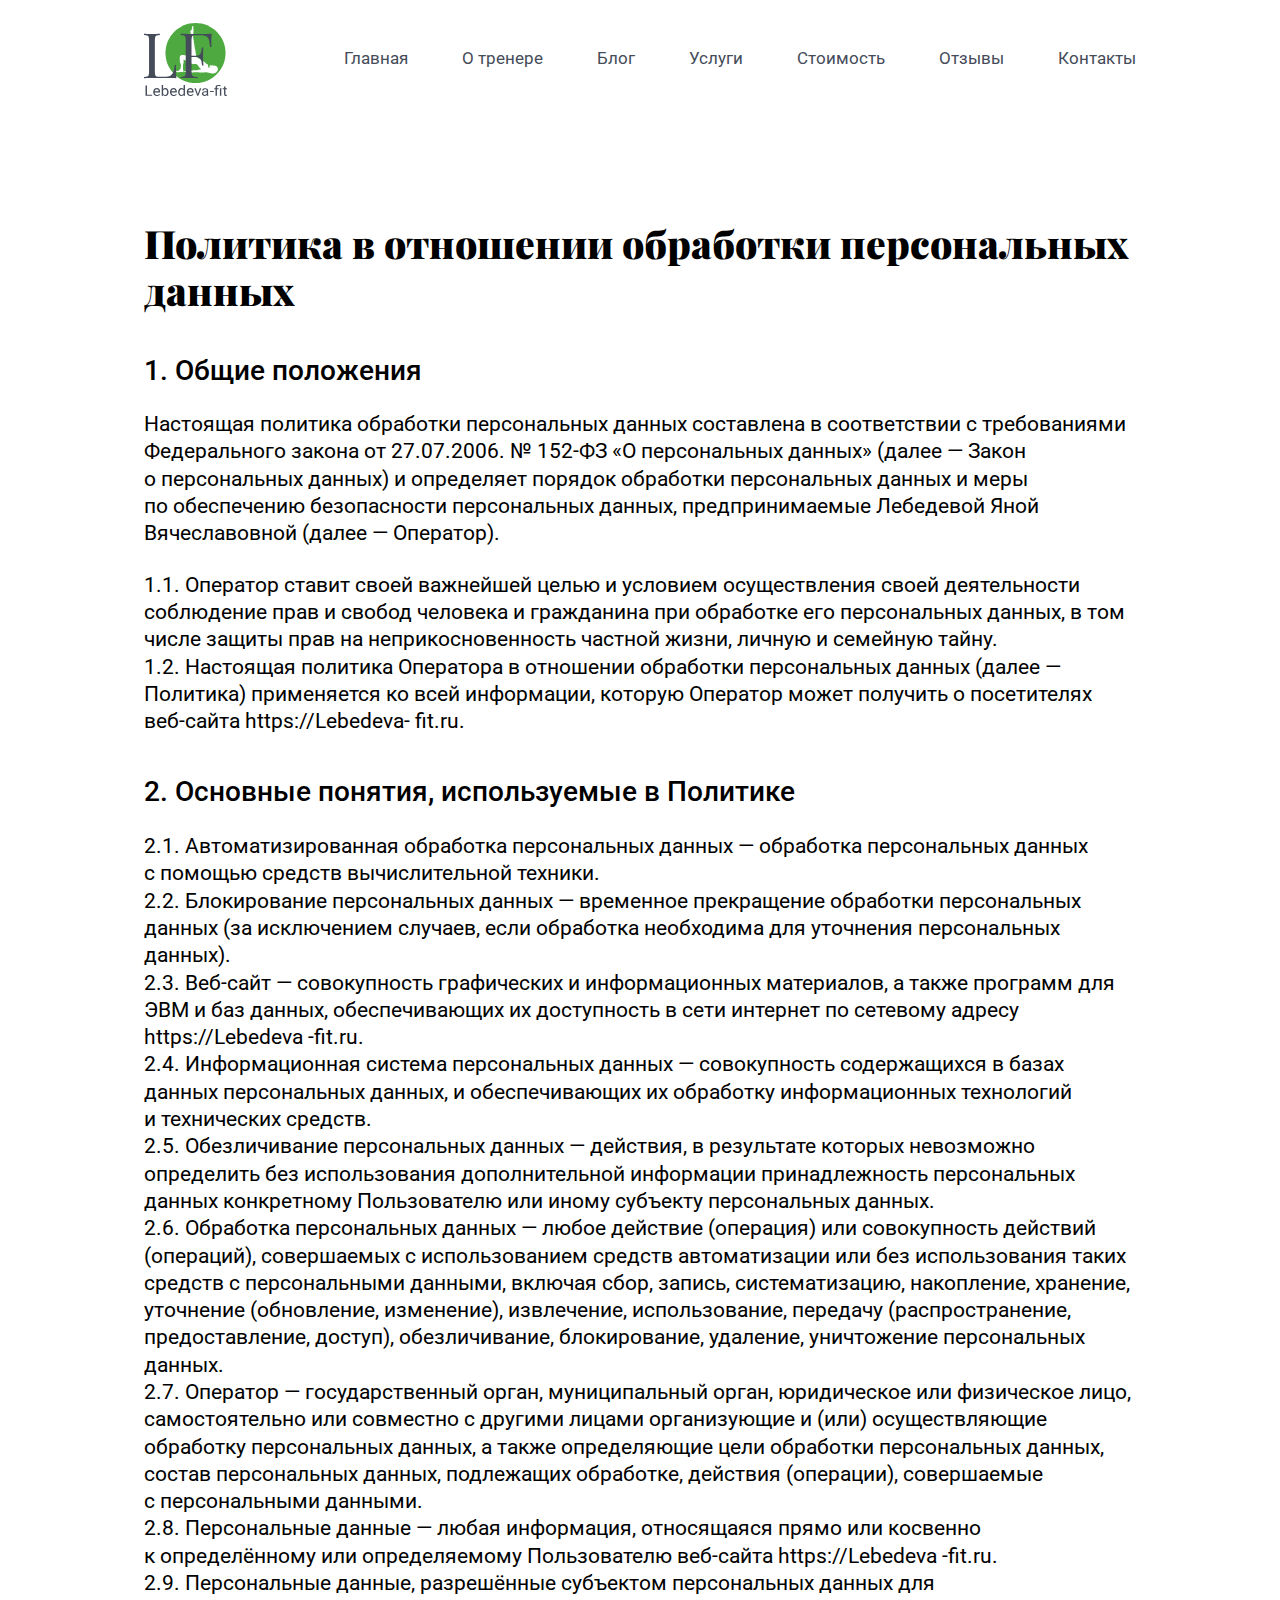
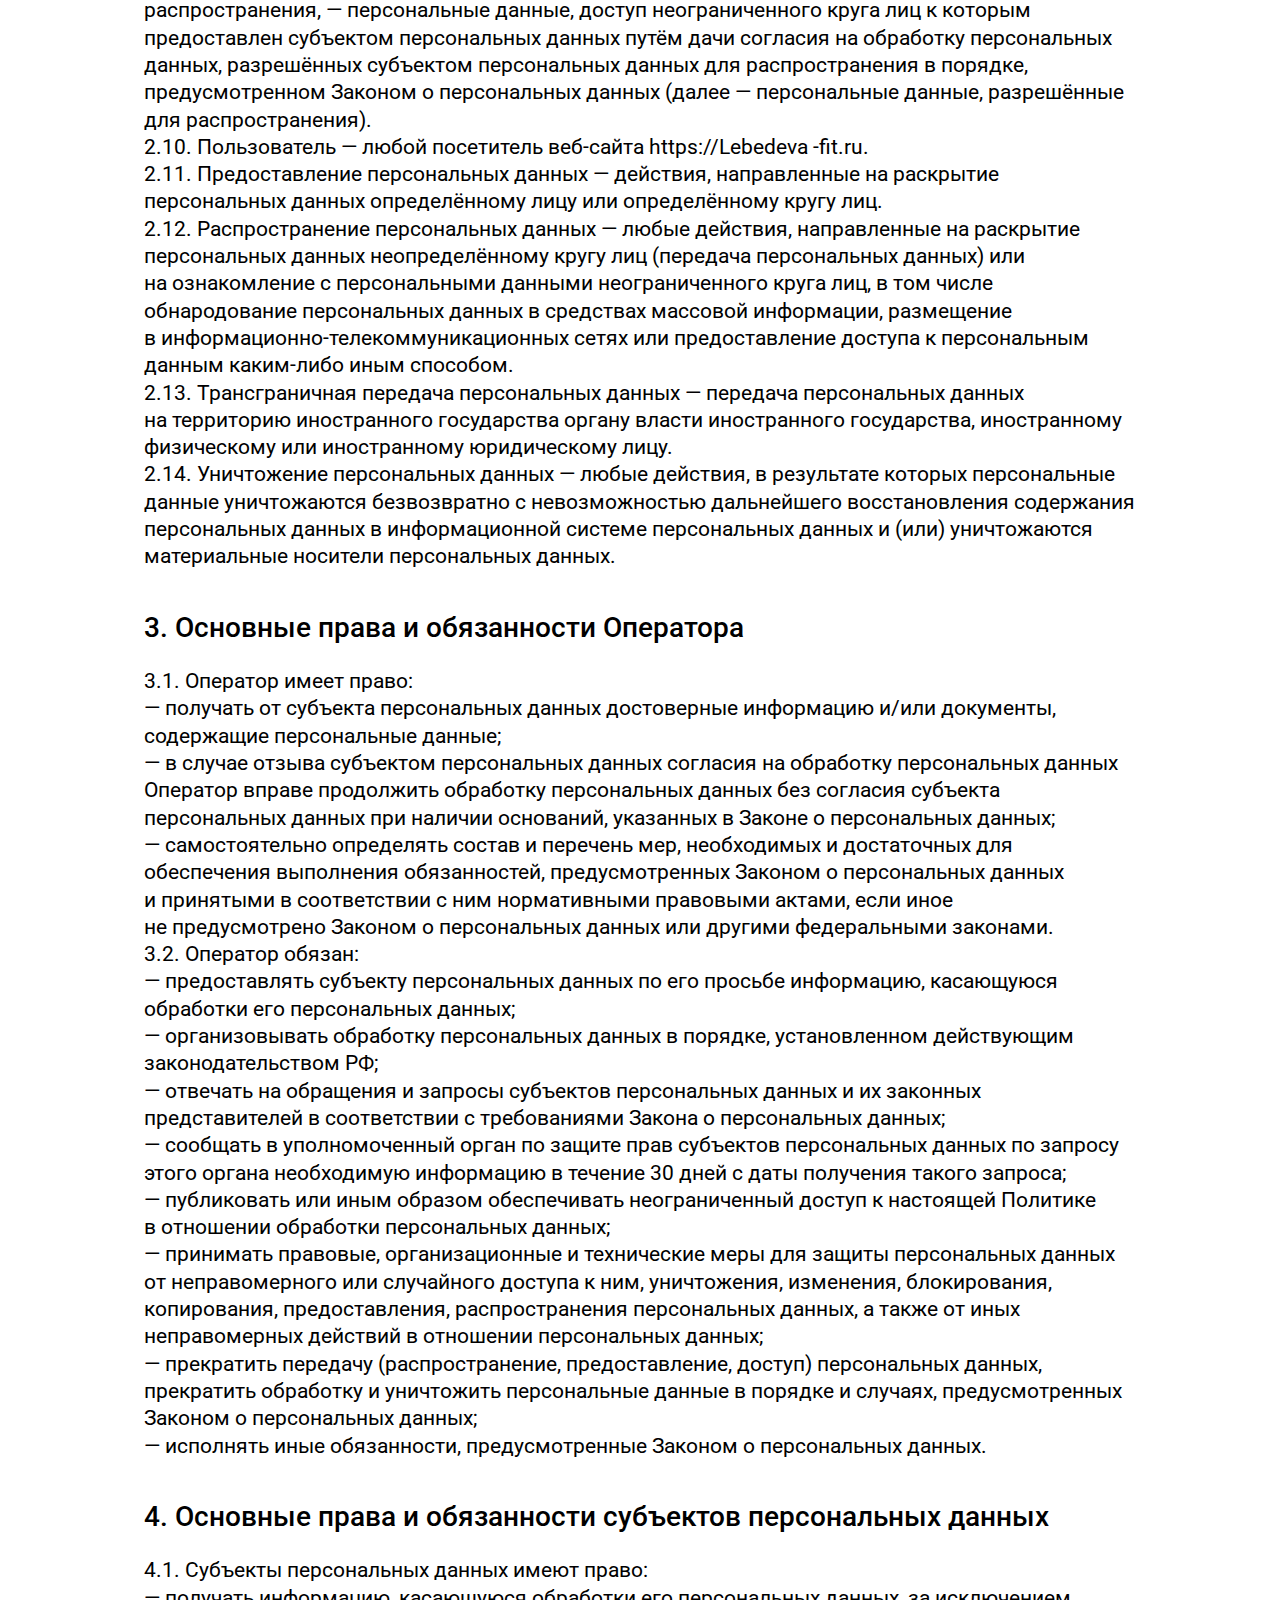
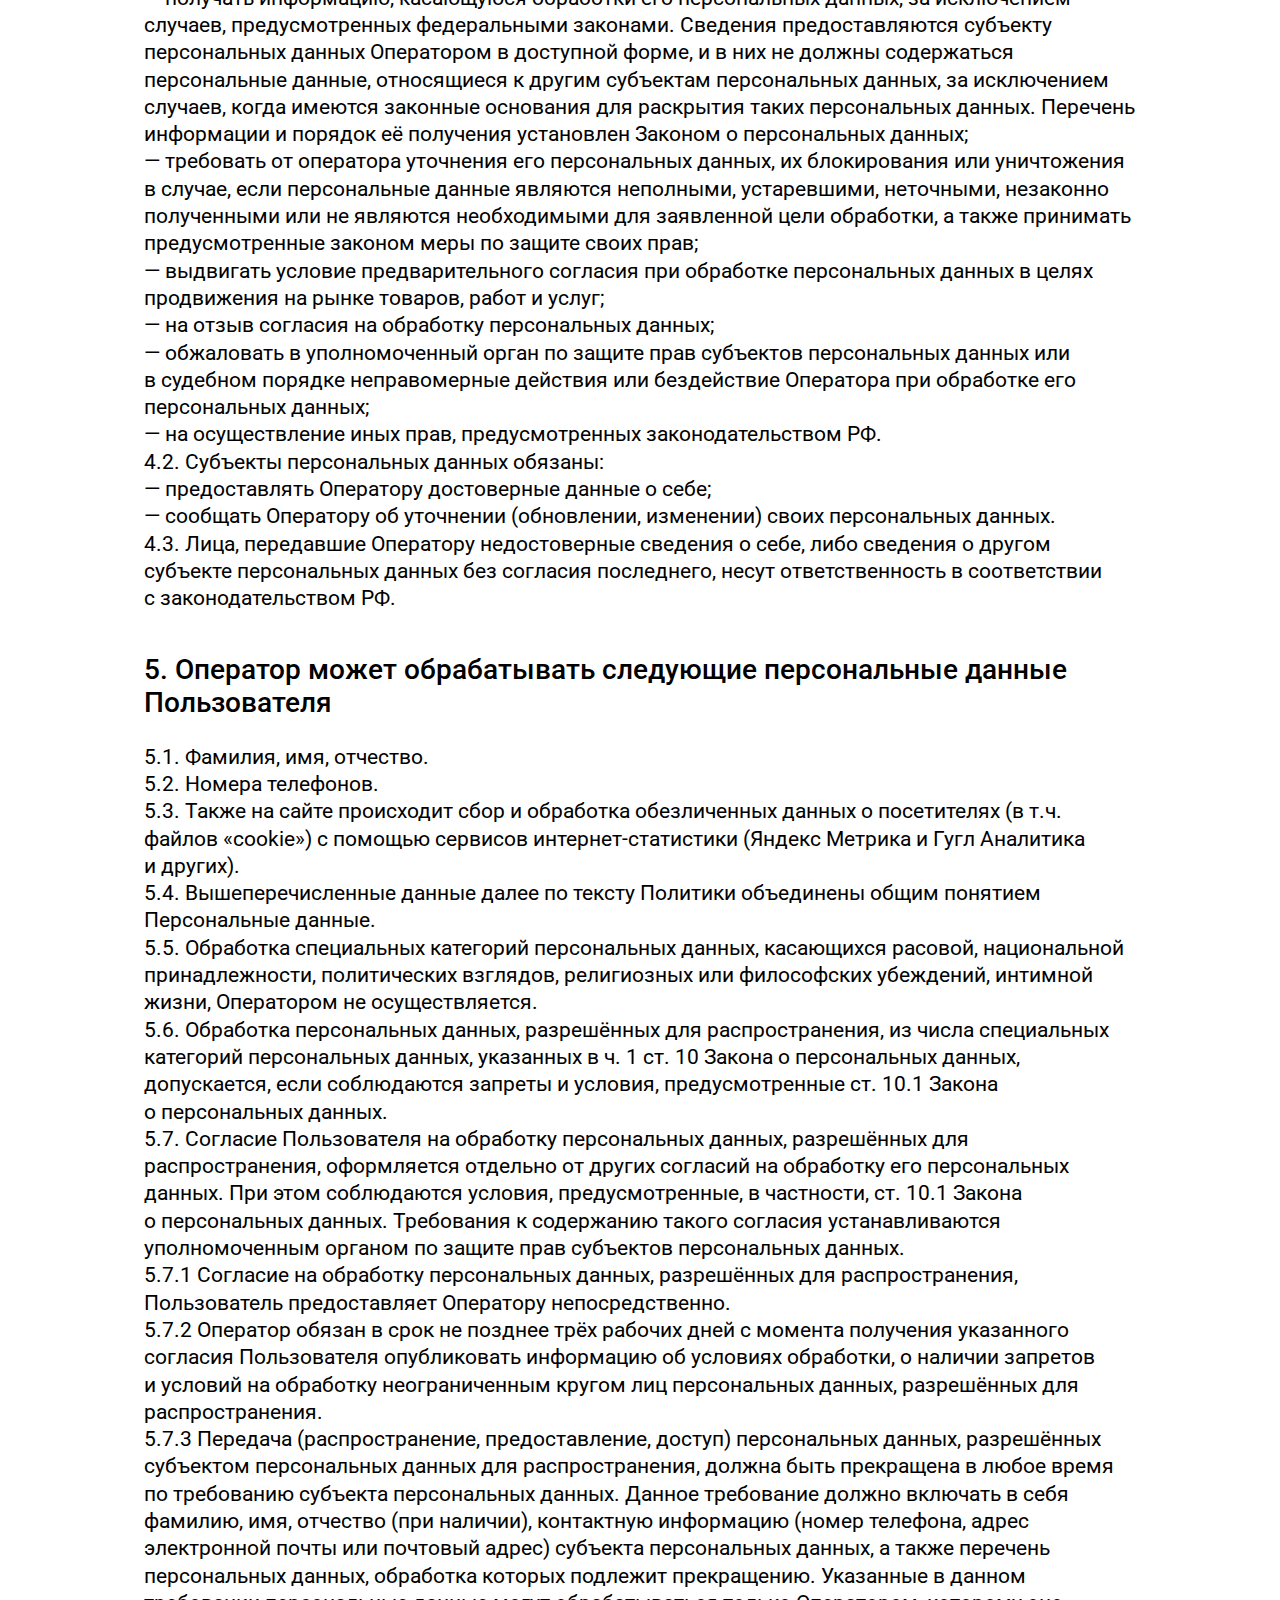
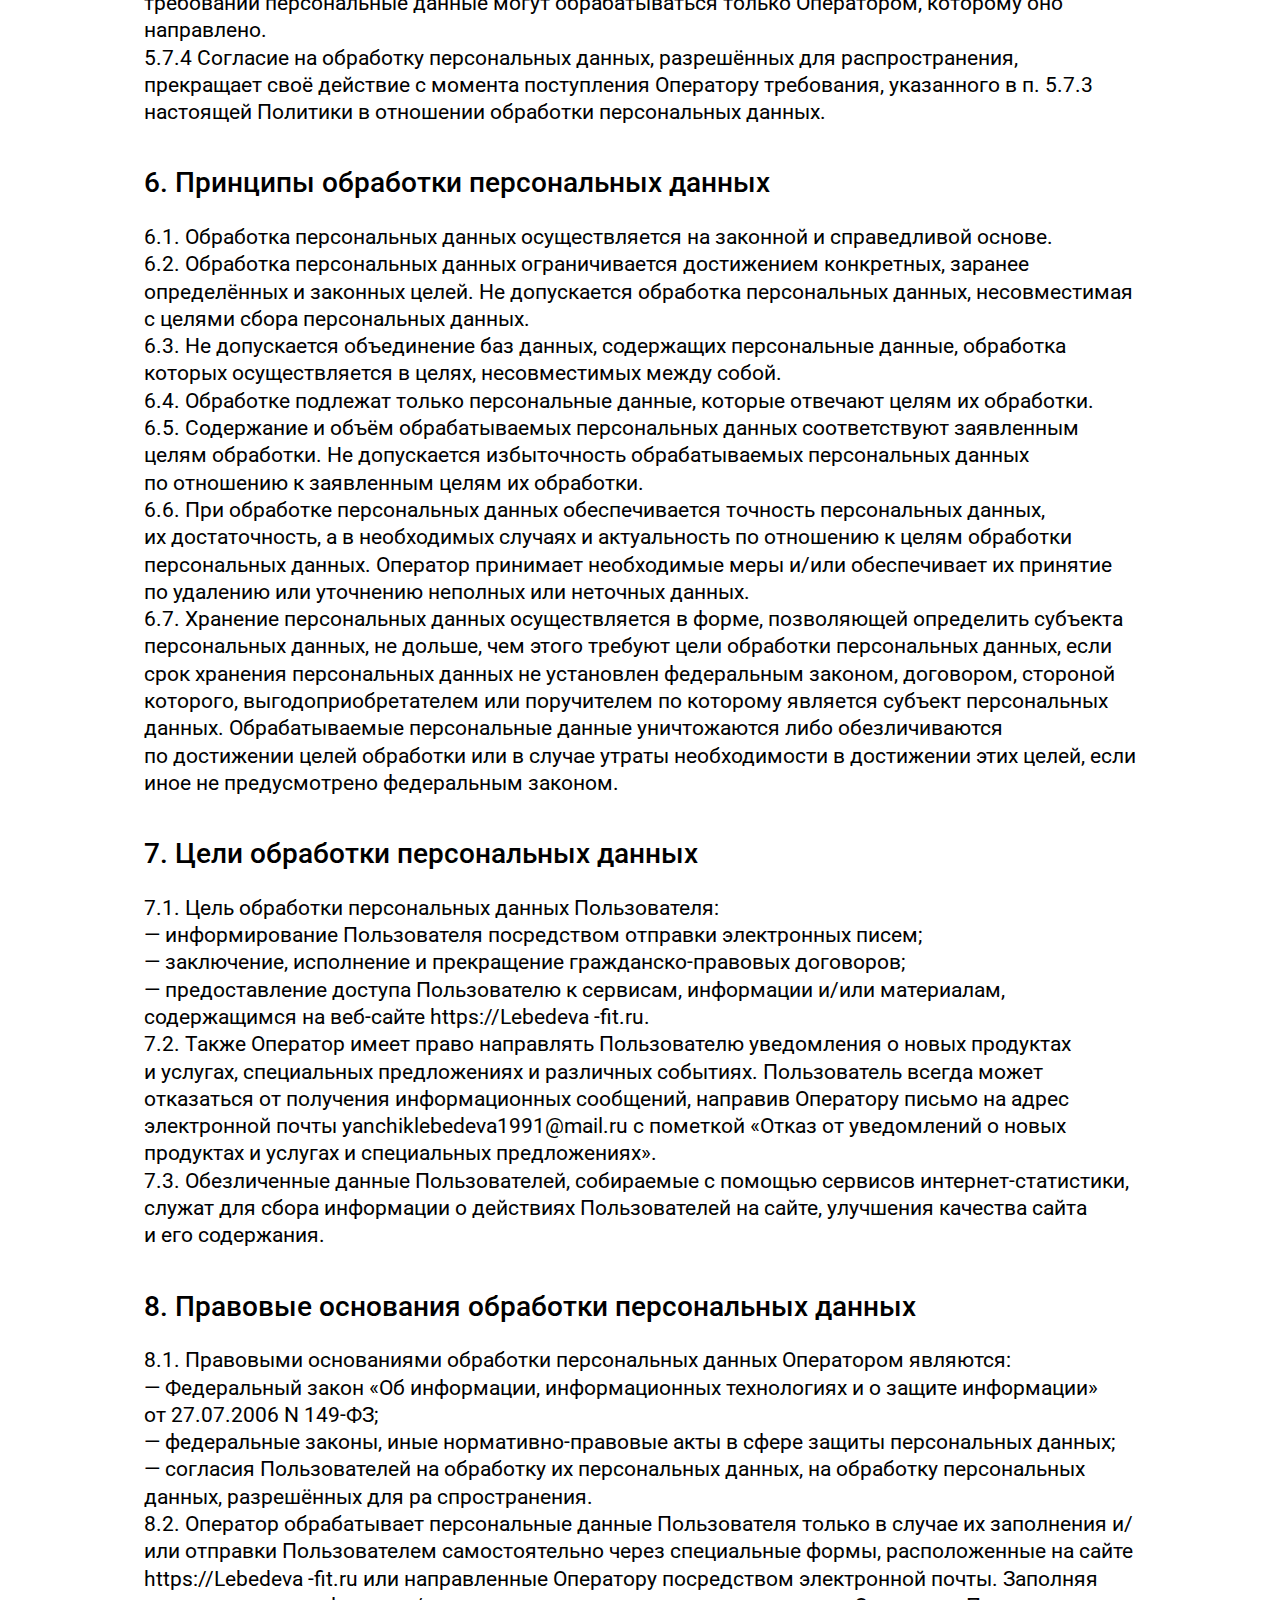
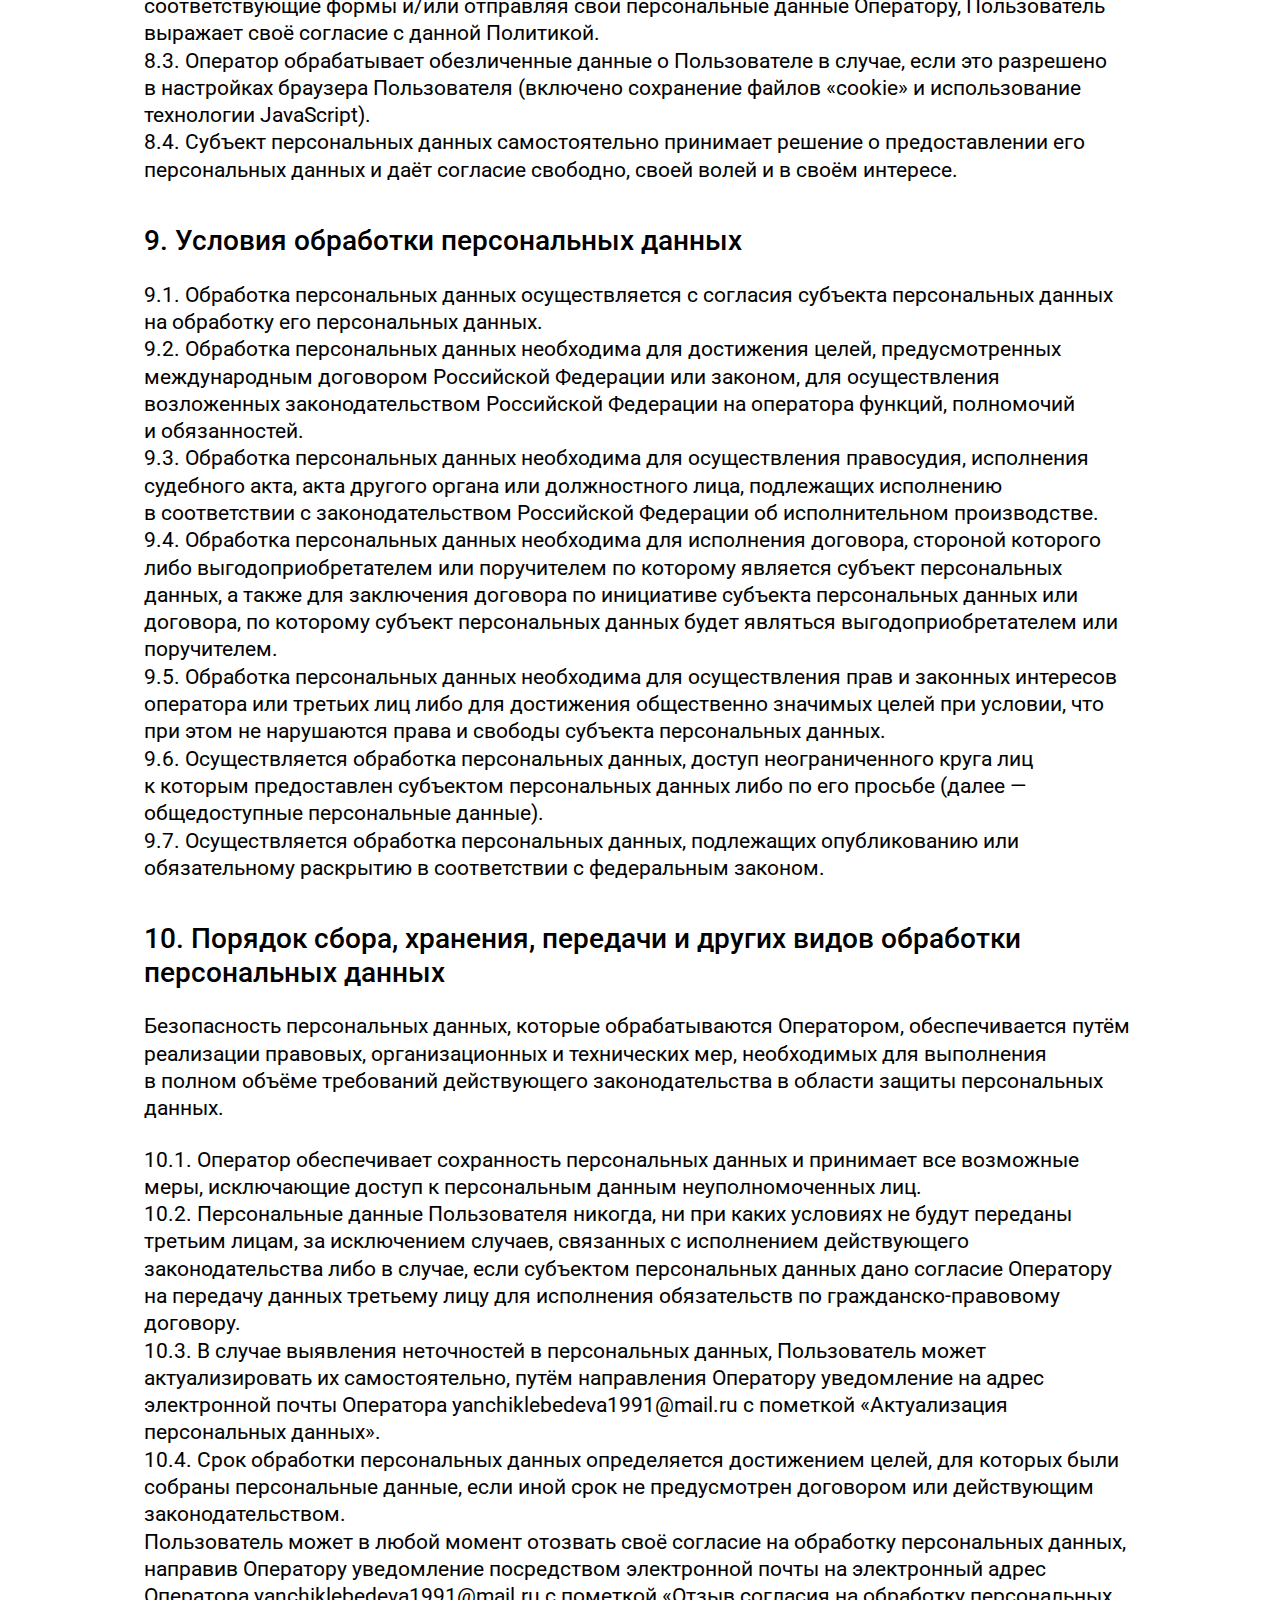
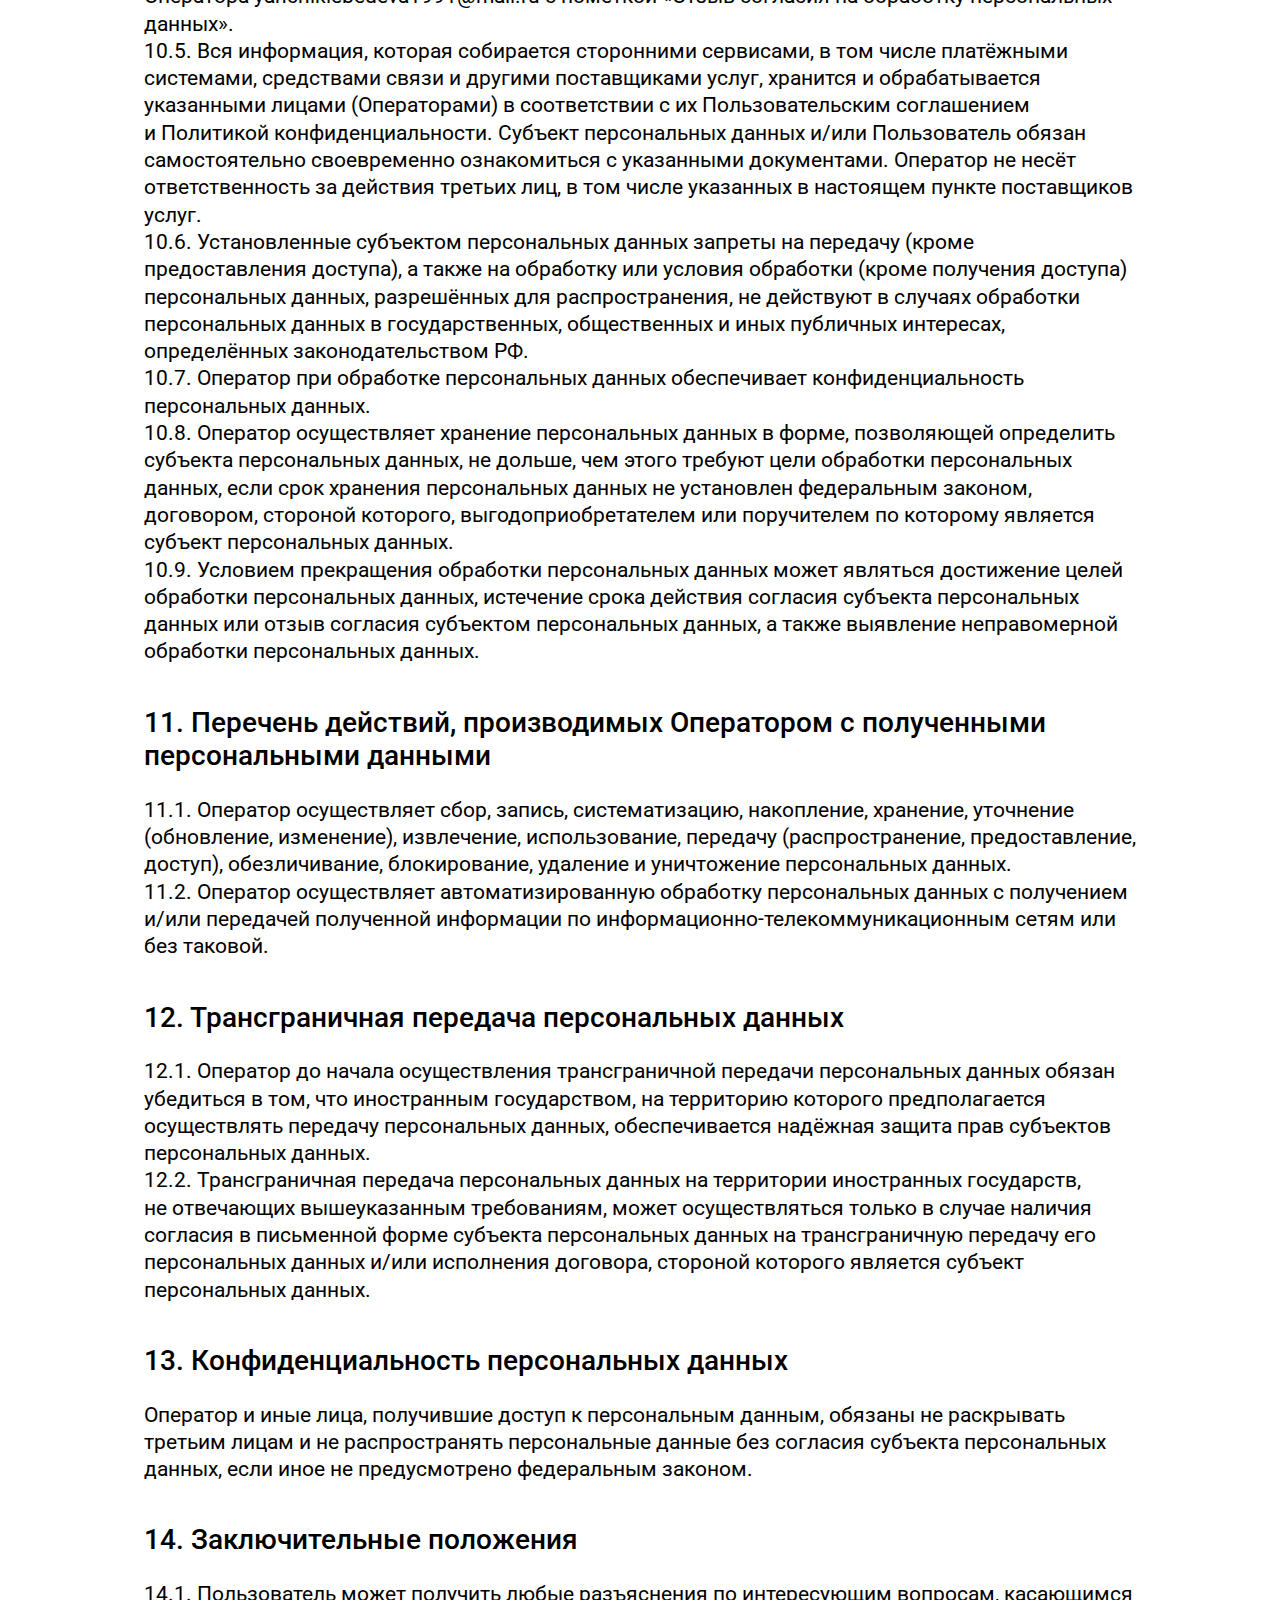
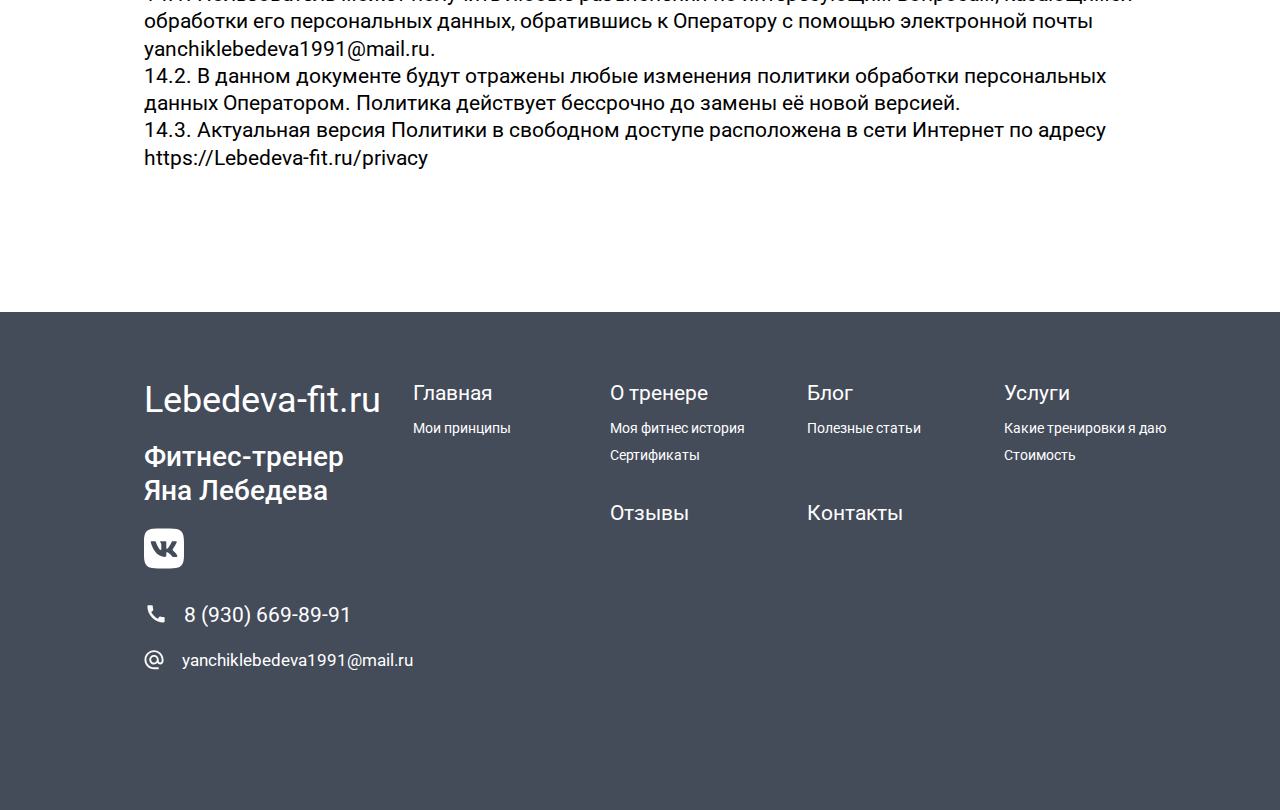
<file: privacy.html>
<!DOCTYPE html>
<html lang="ru">
<head>
    <meta charset="UTF-8">
    <meta http-equiv="X-UA-Compatible" content="IE=edge">
    <meta name="viewport" content="width=device-width, initial-scale=1.0">
    <title>Lebedeva-fit</title>
    
    <link rel="stylesheet" href="./style/style.css">
</head>
<body>
    <header class="header">
        <div class="header__container container">
            <div class="header__menu-inner">
                <div class="header__logo"><a href="./index.html"><img class="header__logo-img" src="./image/logo/logoforlight.svg" alt="logo for light"></a></div>
                
                <nav class="header__menu">
                    <ul class="header__menu-list">
                        <li class="header__menu-item"><a class="header__menu-link" href="./index.html">Главная</a></li>
                        <li class="header__menu-item"><a class="header__menu-link" href="./about.html">О тренере</a></li>
                        <li class="header__menu-item"><a class="header__menu-link" href="./blogs.html">Блог</a></li>
                        <li class="header__menu-item"><a class="header__menu-link" href="./index.html#questions">Услуги</a></li>
                        <li class="header__menu-item"><a class="header__menu-link" href="./index.html#price">Стоимость</a></li>
                        <li class="header__menu-item"><a class="header__menu-link" href="./index.html#reviews">Отзывы</a></li>
                        <li class="header__menu-item"><a class="header__menu-link" href="./index.html#contacts">Контакты</a></li>
                    </ul>
                    <div class="burger"><span></span></div>
                </nav>
                <div class="burger__menu">
                    <div class="burger__wrapper">
                        <div class="burger__header">
                                <div class="burger__inner">
                                    <div class="burger__logo">
                                        <img class="header__logo-img" src="./image/logo/logofornight.svg" alt="logo for night">
                                    </div>
                                    <p class="burger__title">Фитнес&#8212; тренер<br>
                                        Яна Лебедева</p>
                                </div>
                                <div class="adaptiv-close burger__close">
                                    
                                </div>
                                
                        </div>
                        <div class="burger__main">
                            <nav class="burger__content">
                                <ul class="burger__list">
                                    <li class="burger__item">
                                        <a href="./index.html" class="burger__item-link">Главная</a>
                                        <ul class="burger__sublist">
                                            <li class="burger__subitem">
                                                <a href="./index.html#principles" class="buger__subitem-link">Мои принципы</a>
                                            </li>
                                        </ul>
                                    </li>
                                    <li class="burger__item">
                                        <a href="./about.html" class="burger__item-link">О тренере</a>
                                        <ul class="burger__sublist">
                                            <li class="burger__subitem">
                                                <a href="./about.html#about-todes" class="buger__subitem-link">Моя фитнес история</a>
                                            </li>
                                            <li class="burger__subitem">
                                                <a href="./about.html#education" class="buger__subitem-link">Сертификаты</a>
                                            </li>
                                        </ul>
                                    </li>
                                    <li class="burger__item">
                                        <a href="./blogs.html" class="burger__item-link">Блог</a>
                                        <ul class="burger__sublist">
                                            <li class="burger__subitem">
                                                <a href="./blogs.html" class="buger__subitem-link">Полезные статьи</a>
                                            </li>
                                            
                                        </ul>
                                    </li>
                                    <li class="burger__item">
                                        <a href="./index.html#questions" class="burger__item-link">Услуги</a>
                                        <ul class="burger__sublist">
                                            <li class="burger__subitem">
                                                <a href="./index.html#questions" class="buger__subitem-link">Какие тренировки я даю</a>
                                            </li>
                                           
                                        </ul>
                                    </li>
                                    <li class="burger__item">
                                        <a href="./index.html#price" class="burger__item-link">стоимость</a>
                                    </li>
                                    <li class="burger__item">
                                        <a href="./index.html#reviews" class="burger__item-link">Отзывы</a>
                                    </li>
    
                                    <li class="burger__item">
                                        <a href="./index.html#contacts" class="burger__item-link">контакты</a>
                                    </li>
    
    
                                </ul>
                            </nav>
                            <div class="seti-links burger__seti-link">
                                <a href="https://vk.com/yanchik_lebedeva" class="contacts__link-item">
                                    <img src="./image/icon/VK_w.svg" alt="VK">
                                </a>
                               
                
                            </div>
                            <div class="burger__tel burger__contact">
                                <img src="./image/icon/call.svg" alt="tel">
                                <a href="tel:+79306698991" class="burger__tel-item">8 (930) 669-89-91</a>
                            </div>
                            <div class="burger__mail burger__contact">
                                <img src="./image/icon/mail-mini.svg" alt="mail">
                                <a href="mailto:yanchiklebedeva1991@mail.ru" class="burger__mail-item">yanchiklebedeva1991@mail.ru</a>
                            </div>
                        </div>
                    </div>
                </div>
                
                
                
               
            </div>
        </div>
    </header>
    <main>
        <section class="politic">
            <div class="container">
                <div class="inner">
                    <h2>Политика в отношении обработки персональных данных</h2>
                    <div class="politic__content">
                        <p class="politic__subtitle">1. Общие положения</p>
                        <p class="politic__lead">
                            Настоящая политика обработки персональных данных составлена в&nbsp;соответствии с&nbsp;требованиями Федерального закона от&nbsp;27.07.2006. &#8470;&nbsp;152-ФЗ &laquo;О&nbsp;персональных данных&raquo; (далее&nbsp;&mdash; Закон о&nbsp;персональных данных) и&nbsp;определяет порядок обработки персональных данных и&nbsp;меры по&nbsp;обеспечению безопасности персональных данных, предпринимаемые Лебедевой Яной Вячеславовной (далее&nbsp;&mdash; Оператор).
                        </p>
                        <p class="politic__text">
                            1.1. Оператор ставит своей важнейшей целью и&nbsp;условием осуществления своей деятельности соблюдение прав и&nbsp;свобод человека и&nbsp;гражданина при обработке его персональных данных, в&nbsp;том числе защиты прав на&nbsp;неприкосновенность частной жизни, личную и&nbsp;семейную тайну.
                        </p>
                        <p class="politic__text">
                            1.2. Настоящая политика Оператора в&nbsp;отношении обработки персональных данных (далее&nbsp;&mdash; Политика) применяется ко&nbsp;всей информации, которую Оператор может получить о&nbsp;посетителях веб-сайта https://Lebedeva-&nbsp;fit.ru.
                        </p>
                    </div>
                    <div class="politic__content">
                        <p class="politic__subtitle">2. Основные понятия, используемые в Политике</p>
                        <p class="politic__text">
                            2.1. Автоматизированная обработка персональных данных&nbsp;&mdash; обработка персональных данных с&nbsp;помощью средств вычислительной техники.
                        </p>
                        <p class="politic__text">
                            2.2. Блокирование персональных данных&nbsp;&mdash; временное прекращение обработки персональных данных (за&nbsp;исключением случаев, если обработка необходима для уточнения персональных данных).
                        </p>
                        <p class="politic__text">
                            2.3. Веб-сайт&nbsp;&mdash; совокупность графических и&nbsp;информационных материалов, а&nbsp;также программ для ЭВМ и&nbsp;баз данных, обеспечивающих их&nbsp;доступность в&nbsp;сети интернет по&nbsp;сетевому адресу https://Lebedeva&nbsp;-fit.ru.
                        </p>
                        <p class="politic__text">
                            2.4. Информационная система персональных данных&nbsp;&mdash; совокупность содержащихся в&nbsp;базах данных персональных данных, и&nbsp;обеспечивающих их&nbsp;обработку информационных технологий и&nbsp;технических средств.
                        </p>
                        <p class="politic__text">
                            2.5. Обезличивание персональных данных&nbsp;&mdash; действия, в&nbsp;результате которых невозможно определить без использования дополнительной информации принадлежность персональных данных конкретному Пользователю или иному субъекту персональных данных.
                        </p>
                        <p class="politic__text">
                            2.6. Обработка персональных данных&nbsp;&mdash; любое действие (операция) или совокупность действий (операций), совершаемых с&nbsp;использованием средств автоматизации или без использования таких средств с&nbsp;персональными данными, включая сбор, запись, систематизацию, накопление, хранение, уточнение (обновление, изменение), извлечение, использование, передачу (распространение, предоставление, доступ), обезличивание, блокирование, удаление, уничтожение персональных данных.
                        </p>
                        <p class="politic__text">
                            2.7. Оператор&nbsp;&mdash; государственный орган, муниципальный орган, юридическое или физическое лицо, самостоятельно или совместно с&nbsp;другими лицами организующие&nbsp;и (или) осуществляющие обработку персональных данных, а&nbsp;также определяющие цели обработки персональных данных, состав персональных данных, подлежащих обработке, действия (операции), совершаемые с&nbsp;персональными данными.
                        </p>
                        <p class="politic__text">
                            2.8. Персональные данные&nbsp;&mdash; любая информация, относящаяся прямо или косвенно к&nbsp;определённому или определяемому Пользователю веб-сайта https://Lebedeva&nbsp;-fit.ru.
                        </p>
                        <p class="politic__text">
                            2.9. Персональные данные, разрешённые субъектом персональных данных для распространения,&nbsp;&mdash; персональные данные, доступ неограниченного круга лиц к&nbsp;которым предоставлен субъектом персональных данных путём дачи согласия на&nbsp;обработку персональных данных, разрешённых субъектом персональных данных для распространения в&nbsp;порядке, предусмотренном Законом о&nbsp;персональных данных (далее&nbsp;&mdash; персональные данные, разрешённые для распространения).
                        </p>
                        <p class="politic__text">
                            2.10. Пользователь&nbsp;&mdash; любой посетитель веб-сайта https://Lebedeva&nbsp;-fit.ru.
                        </p>
                        <p class="politic__text">
                            2.11. Предоставление персональных данных&nbsp;&mdash; действия, направленные на&nbsp;раскрытие персональных данных определённому лицу или определённому кругу лиц.
                        </p>
                        <p class="politic__text">
                            2.12. Распространение персональных данных&nbsp;&mdash; любые действия, направленные на&nbsp;раскрытие персональных данных неопределённому кругу лиц (передача персональных данных) или на&nbsp;ознакомление с&nbsp;персональными данными неограниченного круга лиц, в&nbsp;том числе обнародование персональных данных в&nbsp;средствах массовой информации, размещение в&nbsp;информационно-телекоммуникационных сетях или предоставление доступа к&nbsp;персональным данным каким-либо иным способом.
                        </p>
                        <p class="politic__text">
                            2.13. Трансграничная передача персональных данных&nbsp;&mdash; передача персональных данных на&nbsp;территорию иностранного государства органу власти иностранного государства, иностранному физическому или иностранному юридическому лицу.
                        </p>
                        <p class="politic__text">
                            2.14. Уничтожение персональных данных&nbsp;&mdash; любые действия, в&nbsp;результате которых персональные данные уничтожаются безвозвратно с&nbsp;невозможностью дальнейшего восстановления содержания персональных данных в&nbsp;информационной системе персональных данных&nbsp;и (или) уничтожаются материальные носители персональных данных.
                        </p>
                    </div>
                    <div class="politic__content">
                        <p class="politic__subtitle">3. Основные права и обязанности Оператора</p>
                        <p class="politic__text">
                            3.1. Оператор имеет право:
                        </p>
                        <p class="politic__text">
                            &mdash;&nbsp;получать от&nbsp;субъекта персональных данных достоверные информацию и/или документы, содержащие персональные данные;
                        </p>
                        <p class="politic__text">
                            &mdash;&nbsp;в&nbsp;случае отзыва субъектом персональных данных согласия на&nbsp;обработку персональных данных Оператор вправе продолжить обработку персональных данных без согласия субъекта персональных данных при наличии оснований, указанных в&nbsp;Законе о&nbsp;персональных данных;
                        </p>
                        <p class="politic__text">
                            &mdash;&nbsp;самостоятельно определять состав и&nbsp;перечень мер, необходимых и&nbsp;достаточных для обеспечения выполнения обязанностей, предусмотренных Законом о&nbsp;персональных данных и&nbsp;принятыми в&nbsp;соответствии с&nbsp;ним нормативными правовыми актами, если иное не&nbsp;предусмотрено Законом о&nbsp;персональных данных или другими федеральными законами.
                        </p>
                        <p class="politic__text">
                            3.2. Оператор обязан:
                        </p>
                        <p class="politic__text">
                            &mdash;&nbsp;предоставлять субъекту персональных данных по&nbsp;его просьбе информацию, касающуюся обработки его персональных данных;
                        </p>
                        <p class="politic__text">
                            &mdash;&nbsp;организовывать обработку персональных данных в&nbsp;порядке, установленном действующим законодательством&nbsp;РФ;
                        </p>
                        <p class="politic__text">
                            &mdash;&nbsp;отвечать на&nbsp;обращения и&nbsp;запросы субъектов персональных данных и&nbsp;их&nbsp;законных представителей в&nbsp;соответствии с&nbsp;требованиями Закона о&nbsp;персональных данных;
                        </p>
                        <p class="politic__text">
                            &mdash;&nbsp;сообщать в&nbsp;уполномоченный орган по&nbsp;защите прав субъектов персональных данных по&nbsp;запросу этого органа необходимую информацию в&nbsp;течение 30&nbsp;дней с&nbsp;даты получения такого запроса;
                        </p>
                        <p class="politic__text">
                            &mdash;&nbsp;публиковать или иным образом обеспечивать неограниченный доступ к&nbsp;настоящей Политике в&nbsp;отношении обработки персональных данных;
                        </p>
                        <p class="politic__text">
                            &mdash;&nbsp;принимать правовые, организационные и&nbsp;технические меры для защиты персональных данных от&nbsp;неправомерного или случайного доступа к&nbsp;ним, уничтожения, изменения, блокирования, копирования, предоставления, распространения персональных данных, а&nbsp;также от&nbsp;иных неправомерных действий в&nbsp;отношении персональных данных;
                        </p>
                        <p class="politic__text">
                            &mdash;&nbsp;прекратить передачу (распространение, предоставление, доступ) персональных данных, прекратить обработку и&nbsp;уничтожить персональные данные в&nbsp;порядке и&nbsp;случаях, предусмотренных Законом о&nbsp;персональных данных;
                        </p>
                        <p class="politic__text">
                            &mdash;&nbsp;исполнять иные обязанности, предусмотренные Законом о&nbsp;персональных данных.
                        </p>
                    </div>
                    <div class="politic__content">
                        <p class="politic__subtitle">4. Основные права и обязанности субъектов персональных данных
                        </p>
                        <p class="politic__text">
                            4.1. Субъекты персональных данных имеют право:

                        </p>
                        <p class="politic__text">
                            &mdash;&nbsp;получать информацию, касающуюся обработки его персональных данных, за&nbsp;исключением случаев, предусмотренных федеральными законами. Сведения предоставляются субъекту персональных данных Оператором в&nbsp;доступной форме, и&nbsp;в&nbsp;них не&nbsp;должны содержаться персональные данные, относящиеся к&nbsp;другим субъектам персональных данных, за&nbsp;исключением случаев, когда имеются законные основания для раскрытия таких персональных данных. Перечень информации и&nbsp;порядок её&nbsp;получения установлен Законом о&nbsp;персональных данных;
                        </p>
                        <p class="politic__text">
                            &mdash;&nbsp;требовать от&nbsp;оператора уточнения его персональных данных, их&nbsp;блокирования или уничтожения в&nbsp;случае, если персональные данные являются неполными, устаревшими, неточными, незаконно полученными или не&nbsp;являются необходимыми для заявленной цели обработки, а&nbsp;также принимать предусмотренные законом меры по&nbsp;защите своих прав;
                        </p>
                        <p class="politic__text">
                            &mdash;&nbsp;выдвигать условие предварительного согласия при обработке персональных данных в&nbsp;целях продвижения на&nbsp;рынке товаров, работ и&nbsp;услуг;
                        </p>
                        <p class="politic__text">
                            &mdash;&nbsp;на&nbsp;отзыв согласия на&nbsp;обработку персональных данных;
                        </p>
                        <p class="politic__text">
                            &mdash;&nbsp;обжаловать в&nbsp;уполномоченный орган по&nbsp;защите прав субъектов персональных данных или в&nbsp;судебном порядке неправомерные действия или бездействие Оператора при обработке его персональных данных;
                        </p>
                        <p class="politic__text">
                            &mdash;&nbsp;на&nbsp;осуществление иных прав, предусмотренных законодательством&nbsp;РФ.
                        </p>
                        <p class="politic__text">
                            4.2. Субъекты персональных данных обязаны:
                        </p>
                        <p class="politic__text">
                            &mdash;&nbsp;предоставлять Оператору достоверные данные о&nbsp;себе;
                        </p>
                        <p class="politic__text">
                            &mdash;&nbsp;сообщать Оператору об&nbsp;уточнении (обновлении, изменении) своих персональных данных.
                        </p>
                        <p class="politic__text">
                            4.3. Лица, передавшие Оператору недостоверные сведения о&nbsp;себе, либо сведения о&nbsp;другом субъекте персональных данных без согласия последнего, несут ответственность в&nbsp;соответствии с&nbsp;законодательством&nbsp;РФ.
                        </p>
                    </div>
                    <div class="politic__content">
                        <p class="politic__subtitle">5. Оператор может обрабатывать следующие персональные данные Пользователя
                        </p>
                        <p class="politic__text">
                            5.1. Фамилия, имя, отчество.
                        </p>
                        <p class="politic__text">
                            5.2. Номера телефонов.
                        </p>
                        <p class="politic__text">
                            5.3. Также на&nbsp;сайте происходит сбор и&nbsp;обработка обезличенных данных о&nbsp;посетителях (в&nbsp;т.ч. файлов &laquo;cookie&raquo;) с&nbsp;помощью сервисов интернет-статистики (Яндекс Метрика и&nbsp;Гугл Аналитика и&nbsp;других).
                        </p>
                        <p class="politic__text">
                            5.4. Вышеперечисленные данные далее по&nbsp;тексту Политики объединены общим понятием Персональные данные.
                        </p>
                        <p class="politic__text">
                            5.5. Обработка специальных категорий персональных данных, касающихся расовой, национальной принадлежности, политических взглядов, религиозных или философских убеждений, интимной жизни, Оператором не&nbsp;осуществляется.
                        </p>
                        <p class="politic__text">
                            5.6. Обработка персональных данных, разрешённых для распространения, из&nbsp;числа специальных категорий персональных данных, указанных в&nbsp;ч.&nbsp;1&nbsp;ст.&nbsp;10&nbsp;Закона о&nbsp;персональных данных, допускается, если соблюдаются запреты и&nbsp;условия, предусмотренные&nbsp;ст.&nbsp;10.1 Закона о&nbsp;персональных данных.
                        </p>
                        <p class="politic__text">
                            5.7. Согласие Пользователя на&nbsp;обработку персональных данных, разрешённых для распространения, оформляется отдельно от&nbsp;других согласий на&nbsp;обработку его персональных данных. При этом соблюдаются условия, предусмотренные, в&nbsp;частности, ст.&nbsp;10.1 Закона о&nbsp;персональных данных. Требования к&nbsp;содержанию такого согласия устанавливаются уполномоченным органом по&nbsp;защите прав субъектов персональных данных.
                        </p>
                        <p class="politic__text">
                            5.7.1 Согласие на&nbsp;обработку персональных данных, разрешённых для распространения, Пользователь предоставляет Оператору непосредственно.
                        </p>
                        <p class="politic__text">
                            5.7.2 Оператор обязан в&nbsp;срок не&nbsp;позднее трёх рабочих дней с&nbsp;момента получения указанного согласия Пользователя опубликовать информацию об&nbsp;условиях обработки, о&nbsp;наличии запретов и&nbsp;условий на&nbsp;обработку неограниченным кругом лиц персональных данных, разрешённых для распространения.
                        </p>
                        <p class="politic__text">
                            5.7.3 Передача (распространение, предоставление, доступ) персональных данных, разрешённых субъектом персональных данных для распространения, должна быть прекращена в&nbsp;любое время по&nbsp;требованию субъекта персональных данных. Данное требование должно включать в&nbsp;себя фамилию, имя, отчество (при наличии), контактную информацию (номер телефона, адрес электронной почты или почтовый адрес) субъекта персональных данных, а&nbsp;также перечень персональных данных, обработка которых подлежит прекращению. Указанные в&nbsp;данном требовании персональные данные могут обрабатываться только Оператором, которому оно направлено.
                        </p>
                        <p class="politic__text">
                            5.7.4 Согласие на&nbsp;обработку персональных данных, разрешённых для распространения, прекращает своё действие с&nbsp;момента поступления Оператору требования, указанного в&nbsp;п.&nbsp;5.7.3 настоящей Политики в&nbsp;отношении обработки персональных данных.
                        </p>
                    </div>
                    <div class="politic__content">
                        <p class="politic__subtitle">6. Принципы обработки персональных данных
                        </p>
                        <p class="politic__text">
                            6.1. Обработка персональных данных осуществляется на&nbsp;законной и&nbsp;справедливой основе.
                        </p>
                        <p class="politic__text">
                            6.2. Обработка персональных данных ограничивается достижением конкретных, заранее определённых и&nbsp;законных целей. Не&nbsp;допускается обработка персональных данных, несовместимая с&nbsp;целями сбора персональных данных.
                        </p>
                        <p class="politic__text">
                            6.3. Не&nbsp;допускается объединение баз данных, содержащих персональные данные, обработка которых осуществляется в&nbsp;целях, несовместимых между собой.
                        </p>
                        <p class="politic__text">
                            6.4. Обработке подлежат только персональные данные, которые отвечают целям их&nbsp;обработки.
                        </p>
                        <p class="politic__text">
                            6.5. Содержание и&nbsp;объём обрабатываемых персональных данных соответствуют заявленным целям обработки. Не&nbsp;допускается избыточность обрабатываемых персональных данных по&nbsp;отношению к&nbsp;заявленным целям их&nbsp;обработки.
                        </p>
                        <p class="politic__text">
                            6.6. При обработке персональных данных обеспечивается точность персональных данных, их&nbsp;достаточность, а&nbsp;в&nbsp;необходимых случаях и&nbsp;актуальность по&nbsp;отношению к&nbsp;целям обработки персональных данных. Оператор принимает необходимые меры и/или обеспечивает их&nbsp;принятие по&nbsp;удалению или уточнению неполных или неточных данных.
                        </p>
                        <p class="politic__text">
                            6.7. Хранение персональных данных осуществляется в&nbsp;форме, позволяющей определить субъекта персональных данных, не&nbsp;дольше, чем этого требуют цели обработки персональных данных, если срок хранения персональных данных не&nbsp;установлен федеральным законом, договором, стороной которого, выгодоприобретателем или поручителем по&nbsp;которому является субъект персональных данных. Обрабатываемые персональные данные уничтожаются либо обезличиваются по&nbsp;достижении целей обработки или в&nbsp;случае утраты необходимости в&nbsp;достижении этих целей, если иное не&nbsp;предусмотрено федеральным законом.
                        </p>
                    </div>
                    <div class="politic__content">
                        <p class="politic__subtitle">7. Цели обработки персональных данных
                        </p>
                        <p class="politic__text">
                            7.1. Цель обработки персональных данных Пользователя:
                        </p>
                        <p class="politic__text">
                            &mdash;&nbsp;информирование Пользователя посредством отправки электронных писем;
                        </p>
                        <p class="politic__text">
                            &mdash;&nbsp;заключение, исполнение и&nbsp;прекращение гражданско-правовых договоров;
                        </p>
                        <p class="politic__text">
                            &mdash;&nbsp;предоставление доступа Пользователю к&nbsp;сервисам, информации и/или материалам, содержащимся на&nbsp;веб-сайте https://Lebedeva&nbsp;-fit.ru.
                        </p>
                        <p class="politic__text">
                            7.2. Также Оператор имеет право направлять Пользователю уведомления о&nbsp;новых продуктах и&nbsp;услугах, специальных предложениях и&nbsp;различных событиях. Пользователь всегда может отказаться от&nbsp;получения информационных сообщений, направив Оператору письмо на&nbsp;адрес электронной почты yanchiklebedeva1991@mail.ru с&nbsp;пометкой &laquo;Отказ от&nbsp;уведомлений о&nbsp;новых продуктах и&nbsp;услугах и&nbsp;специальных предложениях&raquo;.
                        </p>
                        <p class="politic__text">
                            7.3. Обезличенные данные Пользователей, собираемые с&nbsp;помощью сервисов интернет-статистики, служат для сбора информации о&nbsp;действиях Пользователей на&nbsp;сайте, улучшения качества сайта и&nbsp;его содержания.
                        </p>
                    </div>
                    <div class="politic__content">
                        <p class="politic__subtitle">8. Правовые основания обработки персональных данных</p>
                        <p class="politic__text">
                            8.1. Правовыми основаниями обработки персональных данных Оператором являются:
                        </p>
                        <p class="politic__text">
                            &mdash;&nbsp;Федеральный закон &laquo;Об&nbsp;информации, информационных технологиях и&nbsp;о&nbsp;защите информации&raquo; от&nbsp;27.07.2006&nbsp;N 149-ФЗ;
                        </p>
                        <p class="politic__text">
                            &mdash;&nbsp;федеральные законы, иные нормативно-правовые акты в&nbsp;сфере защиты персональных данных;
                        </p>
                        <p class="politic__text">
                            &mdash;&nbsp;согласия Пользователей на&nbsp;обработку их&nbsp;персональных данных, на&nbsp;обработку персональных данных, разрешённых для ра&nbsp;спространения.
                        </p>
                        <p class="politic__text">
                            8.2. Оператор обрабатывает персональные данные Пользователя только в&nbsp;случае их&nbsp;заполнения и/или отправки Пользователем самостоятельно через специальные формы, расположенные на&nbsp;сайте https://Lebedeva&nbsp;-fit.ru или направленные Оператору посредством электронной почты. Заполняя соответствующие формы и/или отправляя свои персональные данные Оператору, Пользователь выражает своё согласие с&nbsp;данной Политикой.
                        </p>
                        <p class="politic__text">
                            8.3. Оператор обрабатывает обезличенные данные о&nbsp;Пользователе в&nbsp;случае, если это разрешено в&nbsp;настройках браузера Пользователя (включено сохранение файлов &laquo;cookie&raquo; и&nbsp;использование технологии JavaScript).
                        </p>
                        <p class="politic__text">
                            8.4. Субъект персональных данных самостоятельно принимает решение о&nbsp;предоставлении его персональных данных и&nbsp;даёт согласие свободно, своей волей и&nbsp;в&nbsp;своём интересе.
                        </p>
                    </div>
                    <div class="politic__content">
                        <p class="politic__subtitle">9. Условия обработки персональных данных</p>
                        <p class="politic__text">
                            9.1. Обработка персональных данных осуществляется с&nbsp;согласия субъекта персональных данных на&nbsp;обработку его персональных данных.
                        </p>
                        <p class="politic__text">
                            9.2. Обработка персональных данных необходима для достижения целей, предусмотренных международным договором Российской Федерации или законом, для осуществления возложенных законодательством Российской Федерации на&nbsp;оператора функций, полномочий и&nbsp;обязанностей.
                        </p>
                        <p class="politic__text">
                            9.3. Обработка персональных данных необходима для осуществления правосудия, исполнения судебного акта, акта другого органа или должностного лица, подлежащих исполнению в&nbsp;соответствии с&nbsp;законодательством Российской Федерации об&nbsp;исполнительном производстве.
                        </p>
                        <p class="politic__text">
                            9.4. Обработка персональных данных необходима для исполнения договора, стороной которого либо выгодоприобретателем или поручителем по&nbsp;которому является субъект персональных данных, а&nbsp;также для заключения договора по&nbsp;инициативе субъекта персональных данных или договора, по&nbsp;которому субъект персональных данных будет являться выгодоприобретателем или поручителем.
                        </p>
                        <p class="politic__text">
                            9.5. Обработка персональных данных необходима для осуществления прав и&nbsp;законных интересов оператора или третьих лиц либо для достижения общественно значимых целей при условии, что при этом не&nbsp;нарушаются права и&nbsp;свободы субъекта персональных данных.
                        </p>
                        <p class="politic__text">
                            9.6. Осуществляется обработка персональных данных, доступ неограниченного круга лиц к&nbsp;которым предоставлен субъектом персональных данных либо по&nbsp;его просьбе (далее&nbsp;&mdash; общедоступные персональные данные).
                        </p>
                        <p class="politic__text">
                            9.7. Осуществляется обработка персональных данных, подлежащих опубликованию или обязательному раскрытию в&nbsp;соответствии с&nbsp;федеральным законом.
                        </p>
                    </div>
                    <div class="politic__content">
                        <p class="politic__subtitle">10. Порядок сбора, хранения, передачи и&nbsp;других видов обработки персональных данных</p>
                        <p class="politic__lead">
                            Безопасность персональных данных, которые обрабатываются Оператором, обеспечивается путём реализации правовых, организационных и&nbsp;технических мер, необходимых для выполнения в&nbsp;полном объёме требований действующего законодательства в&nbsp;области защиты персональных данных.
                        </p>
                        <p class="politic__text">
                            10.1. Оператор обеспечивает сохранность персональных данных и&nbsp;принимает все возможные меры, исключающие доступ к&nbsp;персональным данным неуполномоченных лиц.
                        </p>
                        <p class="politic__text">
                            10.2. Персональные данные Пользователя никогда, ни&nbsp;при каких условиях не&nbsp;будут переданы третьим лицам, за&nbsp;исключением случаев, связанных с&nbsp;исполнением действующего законодательства либо в&nbsp;случае, если субъектом персональных данных дано согласие Оператору на&nbsp;передачу данных третьему лицу для исполнения обязательств по&nbsp;гражданско-правовому договору.
                        </p>
                        <p class="politic__text">
                            10.3. В&nbsp;случае выявления неточностей в&nbsp;персональных данных, Пользователь может актуализировать их&nbsp;самостоятельно, путём направления Оператору уведомление на&nbsp;адрес электронной почты Оператора yanchiklebedeva1991@mail.ru с&nbsp;пометкой &laquo;Актуализация персональных данных&raquo;.
                        </p>
                        <p class="politic__text">
                            10.4. Срок обработки персональных данных определяется достижением целей, для которых были собраны персональные данные, если иной срок не&nbsp;предусмотрен договором или действующим законодательством.
                        </p>
                        <p class="politic__text">
                            Пользователь может в&nbsp;любой момент отозвать своё согласие на&nbsp;обработку персональных данных, направив Оператору уведомление посредством электронной почты на&nbsp;электронный адрес Оператора yanchiklebedeva1991@mail.ru с&nbsp;пометкой &laquo;Отзыв согласия на&nbsp;обработку персональных данных&raquo;.
                        </p>
                        <p class="politic__text">
                            10.5. Вся информация, которая собирается сторонними сервисами, в&nbsp;том числе платёжными системами, средствами связи и&nbsp;другими поставщиками услуг, хранится и&nbsp;обрабатывается указанными лицами (Операторами) в&nbsp;соответствии с&nbsp;их&nbsp;Пользовательским соглашением и&nbsp;Политикой конфиденциальности. Субъект персональных данных и/или Пользователь обязан самостоятельно своевременно ознакомиться с&nbsp;указанными документами. Оператор не&nbsp;несёт ответственность за&nbsp;действия третьих лиц, в&nbsp;том числе указанных в&nbsp;настоящем пункте поставщиков услуг.
                        </p>
                        <p class="politic__text">
                            10.6. Установленные субъектом персональных данных запреты на&nbsp;передачу (кроме предоставления доступа), а&nbsp;также на&nbsp;обработку или условия обработки (кроме получения доступа) персональных данных, разрешённых для распространения, не&nbsp;действуют в&nbsp;случаях обработки персональных данных в&nbsp;государственных, общественных и&nbsp;иных публичных интересах, определённых законодательством&nbsp;РФ.
                        </p>
                        <p class="politic__text">
                            10.7. Оператор при обработке персональных данных обеспечивает конфиденциальность персональных данных.
                        </p>
                        <p class="politic__text">
                            10.8. Оператор осуществляет хранение персональных данных в&nbsp;форме, позволяющей определить субъекта персональных данных, не&nbsp;дольше, чем этого требуют цели обработки персональных данных, если срок хранения персональных данных не&nbsp;установлен федеральным законом, договором, стороной которого, выгодоприобретателем или поручителем по&nbsp;которому является субъект персональных данных.
                        </p>
                        <p class="politic__text">
                            10.9. Условием прекращения обработки персональных данных может являться достижение целей обработки персональных данных, истечение срока действия согласия субъекта персональных данных или отзыв согласия субъектом персональных данных, а&nbsp;также выявление неправомерной обработки персональных данных.
                        </p>
                    </div>
                    <div class="politic__content">
                        <p class="politic__subtitle">11. Перечень действий, производимых Оператором с&nbsp;полученными персональными данными</p>
                        <p class="politic__text">
                            11.1. Оператор осуществляет сбор, запись, систематизацию, накопление, хранение, уточнение (обновление, изменение), извлечение, использование, передачу (распространение, предоставление, доступ), обезличивание, блокирование, удаление и&nbsp;уничтожение персональных данных.
                        </p>
                        <p class="politic__text">
                            11.2. Оператор осуществляет автоматизированную обработку персональных данных с&nbsp;получением и/или передачей полученной информации по&nbsp;информационно-телекоммуникационным сетям или без таковой.
                        </p>
                    </div>
                    <div class="politic__content">
                        <p class="politic__subtitle">12. Трансграничная передача персональных данных</p>
                        <p class="politic__text">
                            12.1. Оператор до&nbsp;начала осуществления трансграничной передачи персональных данных обязан убедиться в&nbsp;том, что иностранным государством, на&nbsp;территорию которого предполагается осуществлять передачу персональных данных, обеспечивается надёжная защита прав субъектов персональных данных.
                        </p>
                        <p class="politic__text">
                            12.2. Трансграничная передача персональных данных на&nbsp;территории иностранных государств, не&nbsp;отвечающих вышеуказанным требованиям, может осуществляться только в&nbsp;случае наличия согласия в&nbsp;письменной форме субъекта персональных данных на&nbsp;трансграничную передачу его персональных данных и/или исполнения договора, стороной которого является субъект персональных данных.
                        </p>

                    </div>
                    <div class="politic__content">
                        <p class="politic__subtitle">13. Конфиденциальность персональных данных
                        </p>
                        <p class="politic__text">
                            Оператор и&nbsp;иные лица, получившие доступ к&nbsp;персональным данным, обязаны не&nbsp;раскрывать третьим лицам и&nbsp;не&nbsp;распространять персональные данные без согласия субъекта персональных данных, если иное не&nbsp;предусмотрено федеральным законом.
                        </p>
                    </div>
                    <div class="politic__content">
                        <p class="politic__subtitle">14. Заключительные положения</p>
                        <p class="politic__text">
                            14.1. Пользователь может получить любые разъяснения по&nbsp;интересующим вопросам, касающимся обработки его персональных данных, обратившись к&nbsp;Оператору с&nbsp;помощью электронной почты yanchiklebedeva1991@mail.ru.
                        </p>
                        <p class="politic__text">
                            14.2. В&nbsp;данном документе будут отражены любые изменения политики обработки персональных данных Оператором. Политика действует бессрочно до&nbsp;замены её&nbsp;новой версией.
                        </p>
                        <p class="politic__text">
                            14.3. Актуальная версия Политики в&nbsp;свободном доступе расположена в&nbsp;сети Интернет по&nbsp;адресу https://Lebedeva-fit.ru/privacy
                        </p>
                    </div>
                </div>
            </div>
        </section>
        
    </main>
    <footer class="footer">
        <div class="container footer__container">
            <div class="footer__contacts">
                <p class="footer__title">Lebedeva-fit.ru</p>
                <p class="footer__subtitle">Фитнес-тренер<br>Яна Лебедева</p>
                <div class="seti-links footer__links">
                    <a href="https://vk.com/yanchik_lebedeva" class="contacts__link-item">
                        <img src="./image/icon/VK_w.svg" alt="VK">
                    </a>
                    
    
                </div>
                <div class="footer__tel">
                    <img src="./image/icon/call.svg" alt="tesl">
                    <a href="tel:+79306698991" class="footer__tel-item">8 (930) 669-89-91</a>
                </div>
                <div class="footer__mail">
                    <img src="./image/icon/mail-mini.svg" alt="mail">
                    <a href="mailto:yanchiklebedeva1991@mail.ru" class="footer__mail-item">yanchiklebedeva1991@mail.ru</a>
                </div>
            </div>
            <div class="footer__menu">
                <div  class="footer__menu-item">
                    <a href="./index.html" class="footer__menu-subtitle">Главная</a>
                    <a href="./index.html#principles" class="footer__menu-text">Мои принципы</a>
                </div>
                <div class="footer__menu-item">
                    <a href="./about.html" class="footer__menu-subtitle">О тренере</a>
                    <a href="./about.html#about-todes" class="footer__menu-text">Моя фитнес история</a>
                    <a href="./about.html#education" class="footer__menu-text">Сертификаты</a>
                </div>
                <div class="footer__menu-item">
                    <a href="./blogs.html" class="footer__menu-subtitle">Блог</a>
                    <a href="./blogs.html" class="footer__menu-text">Полезные статьи</a>
                    
                </div>
                <div class="footer__menu-item">
                    <a href="./index.html#questions" class="footer__menu-subtitle">Услуги</a>
                    <a href="./index.html#questions" class="footer__menu-text">Какие тренировки я даю</a>
                    <a href="./index.html#price" class="footer__menu-text">Стоимость</a>
                    
                </div>
                <div class="footer__menu-item">
                    <a href="./index.html#reviews" class="footer__menu-subtitle">Отзывы</a>
                </div>
                <div class="footer__menu-item">
                    <a href="./index.html#contacts" class="footer__menu-subtitle">Контакты</a>
                </div>
            </div>
        </div>
    </footer> 
    <script src="./script/jquery.min.js"></script>
    <script src="./script/burger.js"></script>
    
</body>
</html>
</file>
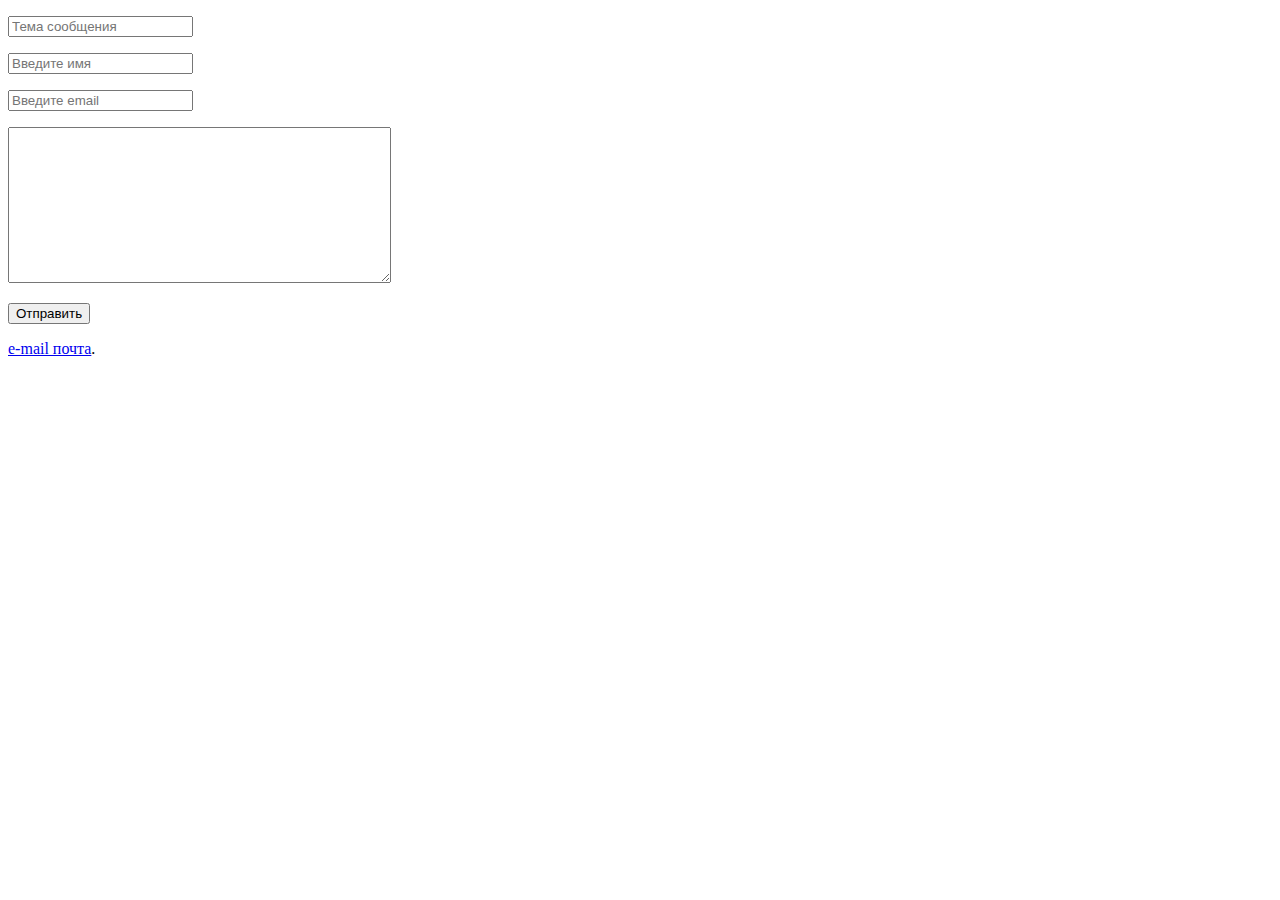
<file: test.html>
<!DOCTYPE html>
  <html>
  <head>
      <meta charset="utf-8" />
  </head>
  <body>
  <div id="output"></div>
  <form name="user" action="./data.php">
  <p><input type="text" name="theme" placeholder="Тема сообщения" /></p>
  <p><input type="text" name="name" placeholder="Введите имя" /></p>
  <p><input type="text" name="email" placeholder="Введите email" /></p>
  <p><textarea rows="10" cols="45" name="text"></textarea></p>
  <p><input type="submit" name="submit" value="Отправить" /></p>
  </form>
  <script>
  
  var form = document.forms.user;
  
  form.submit.addEventListener("click", sendRequest);
  
  function sendRequest(event){
       
      event.preventDefault();
      var formData = new FormData(form);
      
      var request = new XMLHttpRequest();
   
      request.open("POST", form.action);
       
      request.onreadystatechange = function () {
          if (request.readyState == 4 && request.status == 200)
              document.getElementById("output").innerHTML=request.responseText;
      }
      request.send(formData);
  }
  </script>
  <a href="mailto:simonya6ka@gmail.com">e-mail почта</a>. 
  </body>
  </html>
</file>
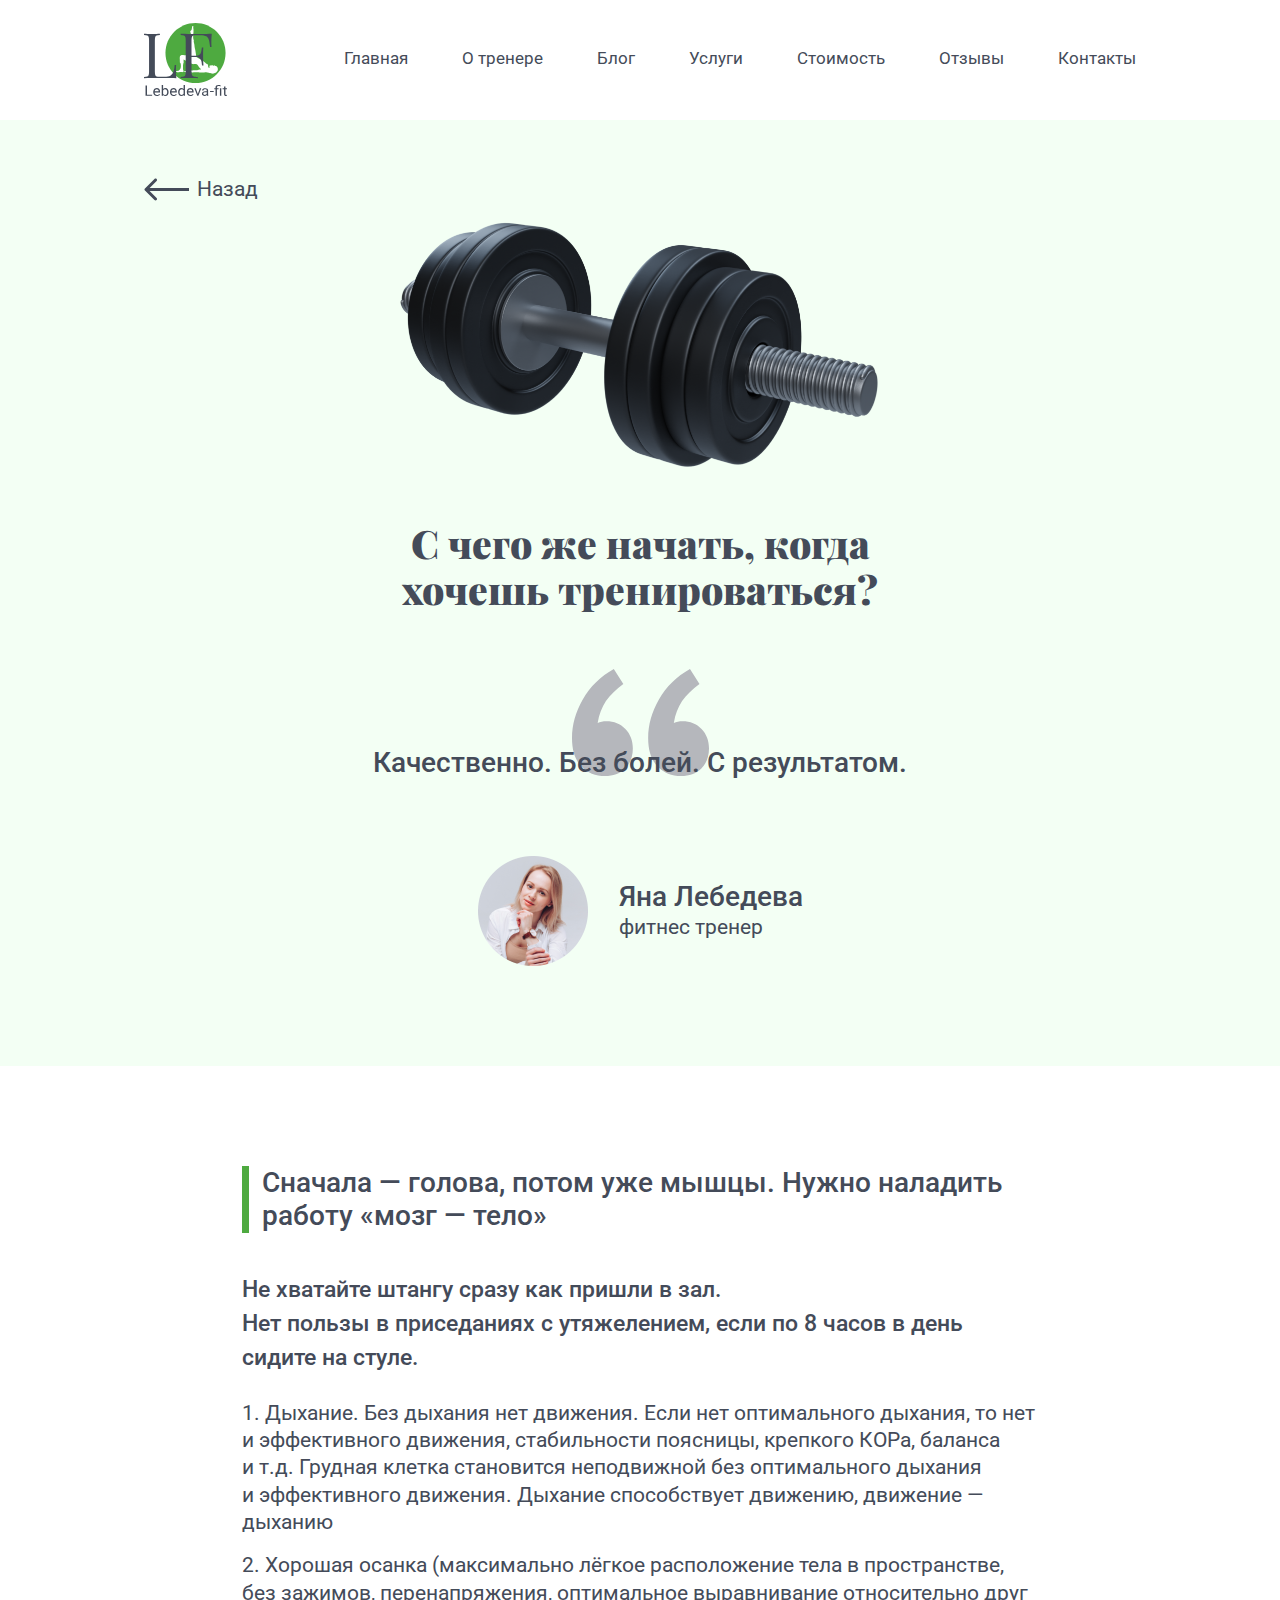
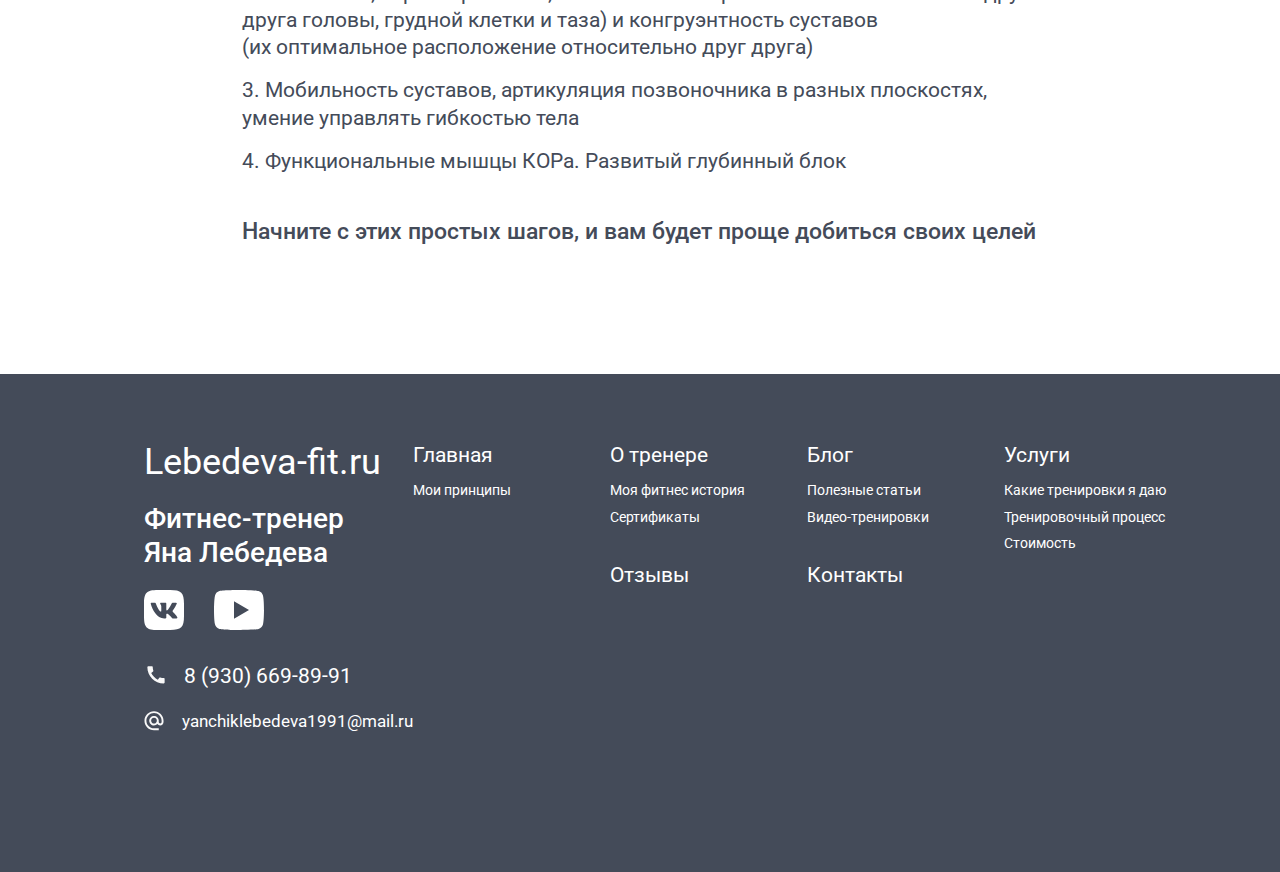
<file: blog-item/blog1.html>
<!DOCTYPE html>
<html lang="ru">
<head>
    <meta charset="UTF-8">
    <meta http-equiv="X-UA-Compatible" content="IE=edge">
    <meta name="viewport" content="width=device-width, initial-scale=1.0">
    <title>Lebedeva-fit</title>
    
    <link rel="stylesheet" href="../style/style.css">
</head>
<body>
    <header class="header">
        <div class="header__container container">
            <div class="header__menu-inner">
                <div class="header__logo"><a href="../index.html"><img class="header__logo-img" src="../image/logo/logoforlight.svg" alt=""></a></div>
                
                <nav class="header__menu">
                    <ul class="header__menu-list">
                        <li class="header__menu-item"><a class="header__menu-link" href="../index.html">Главная</a></li>
                        <li class="header__menu-item"><a class="header__menu-link" href="../about.html">О тренере</a></li>
                        <li class="header__menu-item"><a class="header__menu-link" href="../blogs.html">Блог</a></li>
                        <li class="header__menu-item"><a class="header__menu-link" href="../index.html#questions">Услуги</a></li>
                        <li class="header__menu-item"><a class="header__menu-link" href="../index.html#price">Стоимость</a></li>
                        <li class="header__menu-item"><a class="header__menu-link" href="../index.html#reviews">Отзывы</a></li>
                        <li class="header__menu-item"><a class="header__menu-link" href="../index.html#contacts">Контакты</a></li>
                    </ul>
                    <div class="burger"><span></span></div>
                </nav>
                <div class="burger__menu">
                    <div class="burger__wrapper">
                        <div class="burger__header">
                                <div class="burger__inner">
                                    <div class="burger__logo">
                                        <img class="header__logo-img" src="../image/logo/logofornight.svg" alt="logo for night">
                                    </div>
                                    <p class="burger__title">Фитнес-тренер<br>
                                        Яна Лебедева</p>
                                </div>
                                <div class="adaptiv-close burger__close">
                                    
                                </div>
                                
                        </div>
                        <div class="burger__main">
                            <nav class="burger__content">
                                <ul class="burger__list">
                                    <li class="burger__item">
                                        <a href="../index.html" class="burger__item-link">Главная</a>
                                        <ul class="burger__sublist">
                                            <li class="burger__subitem">
                                                <a href="../index.html#principles" class="buger__subitem-link">Мои принципы</a>
                                            </li>
                                        </ul>
                                    </li>
                                    <li class="burger__item">
                                        <a href="../about.html" class="burger__item-link">О тренере</a>
                                        <ul class="burger__sublist">
                                            <li class="burger__subitem">
                                                <a href="../about.html#about-todes" class="buger__subitem-link">Моя фитнес история</a>
                                            </li>
                                            <li class="burger__subitem">
                                                <a href="../about.html#education" class="buger__subitem-link">Сертификаты</a>
                                            </li>
                                        </ul>
                                    </li>
                                    <li class="burger__item">
                                        <a href="../blogs.html" class="burger__item-link">Блог</a>
                                        <ul class="burger__sublist">
                                            <li class="burger__subitem">
                                                <a href="../blogs.html" class="buger__subitem-link">Полезные статьи</a>
                                            </li>
                                            <li class="burger__subitem">
                                                <a href="../blogs.html#youtube" class="buger__subitem-link">Видео-тренировки</a>
                                            </li>
                                           
                                        </ul>
                                    </li>
                                    <li class="burger__item">
                                        <a href="../index.html#questions" class="burger__item-link">Услуги</a>
                                        <ul class="burger__sublist">
                                            <li class="burger__subitem">
                                                <a href="../index.html#questions" class="buger__subitem-link">Какие тренировки я даю</a>
                                            </li>
                                            <li class="burger__subitem">
                                                <a href="../index.html#workout" class="buger__subitem-link">Тренировочный процесс</a>
                                            </li>
                                            
                                        </ul>
                                    </li>
                                    <li class="burger__item">
                                        <a href="../index.html#price" class="burger__item-link">стоимость</a>
                                    </li>
                                    <li class="burger__item">
                                        <a href="../index.html#reviews" class="burger__item-link">Отзывы</a>
                                    </li>
    
                                    <li class="burger__item">
                                        <a href="../index.html#contacts" class="burger__item-link">контакты</a>
                                    </li>
    
    
                                </ul>
                            </nav>
                            <div class="seti-links burger__seti-link">
                                <a href="https://vk.com/yanchik_lebedeva" class="contacts__link-item">
                                    <svg class="icon-white icon" width="40" height="40" viewBox="0 0 40 40" fill="none" xmlns="http://www.w3.org/2000/svg">
                                        <path d="M26.1462 0H13.8742C2.66624 0 0.000244141 2.666 0.000244141 13.854V26.126C0.000244141 37.332 2.64624 40 13.8542 40H26.1262C37.3322 40 40.0002 37.354 40.0002 26.146V13.874C40.0002 2.666 37.3542 0 26.1462 0ZM32.2922 28.54H29.3742C28.2702 28.54 27.9382 27.646 25.9582 25.666C24.2302 24 23.5002 23.792 23.0622 23.792C22.4582 23.792 22.2922 23.958 22.2922 24.792V27.416C22.2922 28.126 22.0622 28.542 20.2082 28.542C18.4089 28.4211 16.6641 27.8744 15.1174 26.9471C13.5708 26.0197 12.2666 24.7382 11.3122 23.208C9.04658 20.388 7.47013 17.0783 6.70825 13.542C6.70825 13.104 6.87425 12.708 7.70825 12.708H10.6242C11.3742 12.708 11.6442 13.042 11.9382 13.812C13.3542 17.98 15.7702 21.604 16.7502 21.604C17.1262 21.604 17.2902 21.438 17.2902 20.5V16.208C17.1662 14.25 16.1262 14.084 16.1262 13.376C16.1396 13.1893 16.2252 13.0151 16.3648 12.8904C16.5045 12.7657 16.6872 12.7002 16.8742 12.708H21.4582C22.0842 12.708 22.2922 13.02 22.2922 13.77V19.562C22.2922 20.188 22.5622 20.396 22.7502 20.396C23.1262 20.396 23.4162 20.188 24.1042 19.5C25.582 17.6979 26.7893 15.6902 27.6882 13.54C27.7801 13.2817 27.954 13.0606 28.1833 12.9104C28.4126 12.7602 28.6848 12.6891 28.9582 12.708H31.8762C32.7502 12.708 32.9362 13.146 32.7502 13.77C31.6892 16.1469 30.3764 18.4031 28.8342 20.5C28.5202 20.98 28.3942 21.23 28.8342 21.792C29.1242 22.23 30.1462 23.084 30.8342 23.896C31.8341 24.8933 32.6643 26.0471 33.2922 27.312C33.5422 28.124 33.1242 28.542 32.2922 28.542V28.54Z" />
                                    </svg>
                                </a>
                                <a href="https://www.youtube.com/@Lebedeva-fit" class="contacts__link-item">
                                    <svg class="icon-white icon" width="50" height="40" viewBox="0 0 50 40" fill="none" xmlns="http://www.w3.org/2000/svg">
                                        <path d="M48.955 5.465C48.38 3.315 46.685 1.62 44.535 1.045C40.635 5.21541e-07 25 0 25 0C25 0 9.365 5.21541e-07 5.465 1.045C3.315 1.62 1.62 3.315 1.045 5.465C-7.45058e-08 9.365 0 20 0 20C0 20 -7.45058e-08 30.635 1.045 34.535C1.62 36.685 3.315 38.38 5.465 38.955C9.365 40 25 40 25 40C25 40 40.635 40 44.535 38.955C46.6875 38.38 48.38 36.685 48.955 34.535C50 30.635 50 20 50 20C50 20 50 9.365 48.955 5.465ZM20 28.66V11.34L35 20L20 28.66Z"/>
                                    </svg>
                                </a>
                                
                
                            </div>
                            <div class="burger__tel burger__contact">
                                <img src="../image/icon/call.svg" alt="tel">
                                <a href="tel:+79306698991" class="burger__tel-item">8 (930) 669-89-91</a>
                            </div>
                            <div class="burger__mail burger__contact">
                                <img src="../image/icon/mail-mini.svg" alt="mail">
                                <a href="mailto:yanchiklebedeva1991@mail.ru" class="burger__mail-item">yanchiklebedeva1991@mail.ru</a>
                            </div>
                        </div>
                    </div>
                </div>
                
                
                
               
            </div>
        </div>
    </header>
    <main>
        <section class="blog-item">
            <div class="container blog-item__container">
                <a href="../blogs.html" class="blog-item__previous">
                    <img src="../image/blog-item/arrow.svg" alt="Назад" class="blog-item__previous-pointer">
                    <p class="blog-item__previous-text">Назад</p>
                </a>
                <div class="inner blog-item__inner">
                   <div class="blog-item__info">
                        <img src="../image/blog-item/blog-item1.png" alt=" чего начать" class="blog-item__image">
                        <h2 class="blog-item__title">
                            С чего же начать, когда хочешь тренироваться?
                        </h2>
                        <div  class="blog-item__subtitle">
                            <p class="blog-item__subtitle-text">Качественно. Без болей. С результатом.</p>
                        </div>
                   </div>
                   <div class="blog-item__avatar">
                       <img src="../image/icon/avatar.png" alt="" class="blog-item__avatar-img avatar-img">
                       <div class="blog-item__avatar-content">
                           <p class="blog-item__avatar-title">
                            Яна Лебедева
                           </p>
                           <div class="blog-item__avatar-text">
                            фитнес тренер
                           </div>
                          
                       </div>
                   </div>

                </div>
            </div>
        </section>
        <section class="blog-wrapper">
            <div class="container">
                <div class="inner">
                    <div class="blog-wrapper__inner">
                        <div class="blog-wrapper__quotation">
                            <p class="blog-wrapper__title">
                                Сначала — голова, потом уже мышцы. Нужно наладить работу «мозг — тело»
                            </p>
                            
                        </div>
                        <div class="blog-wrapper__content">
                            <p class="blog-wrapper__content-subtitle">Не&nbsp;хватайте штангу сразу как пришли в&nbsp;зал.<br>Нет пользы в&nbsp;приседаниях с&nbsp;утяжелением, если по&nbsp;8&nbsp;часов в&nbsp;день сидите на&nbsp;стуле.</p>
                            <div class="blog-wrapper__content-text">
                                1. Дыхание. Без дыхания нет движения. Если нет оптимального дыхания, то&nbsp;нет и&nbsp;эффективного движения, стабильности поясницы, крепкого КОРа, баланса и&nbsp;т.д. Грудная клетка становится неподвижной без оптимального дыхания и&nbsp;эффективного движения. Дыхание способствует движению, движение&nbsp;&mdash; дыханию
                            </div>
                            <div class="blog-wrapper__content-text">
                                2. Хорошая осанка (максимально лёгкое расположение тела в&nbsp;пространстве, без&nbsp;зажимов, перенапряжения, оптимальное выравнивание относительно друг друга головы, грудной клетки и&nbsp;таза) и&nbsp;конгруэнтность суставов (их&nbsp;оптимальное расположение относительно друг друга)
                            </div>
                            <div class="blog-wrapper__content-text">
                                3. Мобильность суставов, артикуляция позвоночника в&nbsp;разных плоскостях, умение управлять гибкостью тела
                            </div>
                            <div class="blog-wrapper__content-text">
                                4. Функциональные мышцы КОРа. Развитый глубинный блок
                            </div>
                        </div>
                       
                        <div class="blog-wrapper__content">
                            <p class="blog-wrapper__content-subtitle">Начните с&nbsp;этих простых шагов, и&nbsp;вам будет проще добиться своих целей</p>
                           
                        </div>
                        
                    </div> 
                    

                </div>
            </div>
        </section>
         
    </main>
    <footer class="footer">
        <div class="container footer__container">
            <div class="footer__contacts">
                <p class="footer__title">Lebedeva-fit.ru</p>
                <p class="footer__subtitle">Фитнес-тренер<br>Яна Лебедева</p>
                <div class="seti-links footer__links">
                    <a href="https://vk.com/yanchik_lebedeva" class="contacts__link-item">
                        <svg class="icon-white icon" width="40" height="40" viewBox="0 0 40 40" fill="none" xmlns="http://www.w3.org/2000/svg">
                            <path d="M26.1462 0H13.8742C2.66624 0 0.000244141 2.666 0.000244141 13.854V26.126C0.000244141 37.332 2.64624 40 13.8542 40H26.1262C37.3322 40 40.0002 37.354 40.0002 26.146V13.874C40.0002 2.666 37.3542 0 26.1462 0ZM32.2922 28.54H29.3742C28.2702 28.54 27.9382 27.646 25.9582 25.666C24.2302 24 23.5002 23.792 23.0622 23.792C22.4582 23.792 22.2922 23.958 22.2922 24.792V27.416C22.2922 28.126 22.0622 28.542 20.2082 28.542C18.4089 28.4211 16.6641 27.8744 15.1174 26.9471C13.5708 26.0197 12.2666 24.7382 11.3122 23.208C9.04658 20.388 7.47013 17.0783 6.70825 13.542C6.70825 13.104 6.87425 12.708 7.70825 12.708H10.6242C11.3742 12.708 11.6442 13.042 11.9382 13.812C13.3542 17.98 15.7702 21.604 16.7502 21.604C17.1262 21.604 17.2902 21.438 17.2902 20.5V16.208C17.1662 14.25 16.1262 14.084 16.1262 13.376C16.1396 13.1893 16.2252 13.0151 16.3648 12.8904C16.5045 12.7657 16.6872 12.7002 16.8742 12.708H21.4582C22.0842 12.708 22.2922 13.02 22.2922 13.77V19.562C22.2922 20.188 22.5622 20.396 22.7502 20.396C23.1262 20.396 23.4162 20.188 24.1042 19.5C25.582 17.6979 26.7893 15.6902 27.6882 13.54C27.7801 13.2817 27.954 13.0606 28.1833 12.9104C28.4126 12.7602 28.6848 12.6891 28.9582 12.708H31.8762C32.7502 12.708 32.9362 13.146 32.7502 13.77C31.6892 16.1469 30.3764 18.4031 28.8342 20.5C28.5202 20.98 28.3942 21.23 28.8342 21.792C29.1242 22.23 30.1462 23.084 30.8342 23.896C31.8341 24.8933 32.6643 26.0471 33.2922 27.312C33.5422 28.124 33.1242 28.542 32.2922 28.542V28.54Z" />
                        </svg>
                    </a>
                    <a href="https://www.youtube.com/@Lebedeva-fit" class="contacts__link-item">
                        <svg class="icon-white icon" width="50" height="40" viewBox="0 0 50 40" fill="none" xmlns="http://www.w3.org/2000/svg">
                            <path d="M48.955 5.465C48.38 3.315 46.685 1.62 44.535 1.045C40.635 5.21541e-07 25 0 25 0C25 0 9.365 5.21541e-07 5.465 1.045C3.315 1.62 1.62 3.315 1.045 5.465C-7.45058e-08 9.365 0 20 0 20C0 20 -7.45058e-08 30.635 1.045 34.535C1.62 36.685 3.315 38.38 5.465 38.955C9.365 40 25 40 25 40C25 40 40.635 40 44.535 38.955C46.6875 38.38 48.38 36.685 48.955 34.535C50 30.635 50 20 50 20C50 20 50 9.365 48.955 5.465ZM20 28.66V11.34L35 20L20 28.66Z"/>
                        </svg>
                    </a>
                </div>
                <div class="footer__tel">
                    <img src="../image/icon/call.svg" alt="tesl">
                    <a href="tel:+79306698991" class="footer__tel-item">8 (930) 669-89-91</a>
                </div>
                <div class="footer__mail">
                    <img src="../image/icon/mail-mini.svg" alt="mail">
                    <a href="mailto:yanchiklebedeva1991@mail.ru" class="footer__mail-item">yanchiklebedeva1991@mail.ru</a>
                </div>
            </div>
            <div class="footer__menu">
                <div  class="footer__menu-item">
                    <a href="../index.html" class="footer__menu-subtitle">Главная</a>
                    <a href="../index.html#principles" class="footer__menu-text">Мои принципы</a>
                </div>
                <div class="footer__menu-item">
                    <a href="../about.html" class="footer__menu-subtitle">О тренере</a>
                    <a href="../about.html#about-todes" class="footer__menu-text">Моя фитнес история</a>
                    <a href="../about.html#education" class="footer__menu-text">Сертификаты</a>
                </div>
                <div class="footer__menu-item">
                    <a href="../blogs.html" class="footer__menu-subtitle">Блог</a>
                    <a href="../blogs.html" class="footer__menu-text">Полезные статьи</a>
                    <a href="../blogs.html#youtube" class="footer__menu-text">Видео-тренировки</a>
                  
                </div>
                <div class="footer__menu-item">
                    <a href="../index.html#questions" class="footer__menu-subtitle">Услуги</a>
                    <a href="../index.html#questions" class="footer__menu-text">Какие тренировки я даю</a>
                    <a href="../index.html#workout" class="footer__menu-text">Тренировочный процесс</a>
                    <a href="../index.html#price" class="footer__menu-text">Стоимость</a>
                   
                </div>
                <div class="footer__menu-item">
                    <a href="../index.html#reviews" class="footer__menu-subtitle">Отзывы</a>
                </div>
                <div class="footer__menu-item">
                    <a href="../index.html#contacts" class="footer__menu-subtitle">Контакты</a>
                </div>
            </div>
        </div>
    </footer> 
    <script src="../script/jquery.min.js"></script>
    <script src="../script/block.js"></script>
    <script src="../script/burger.js"></script>
    
</body>
</html>
</file>
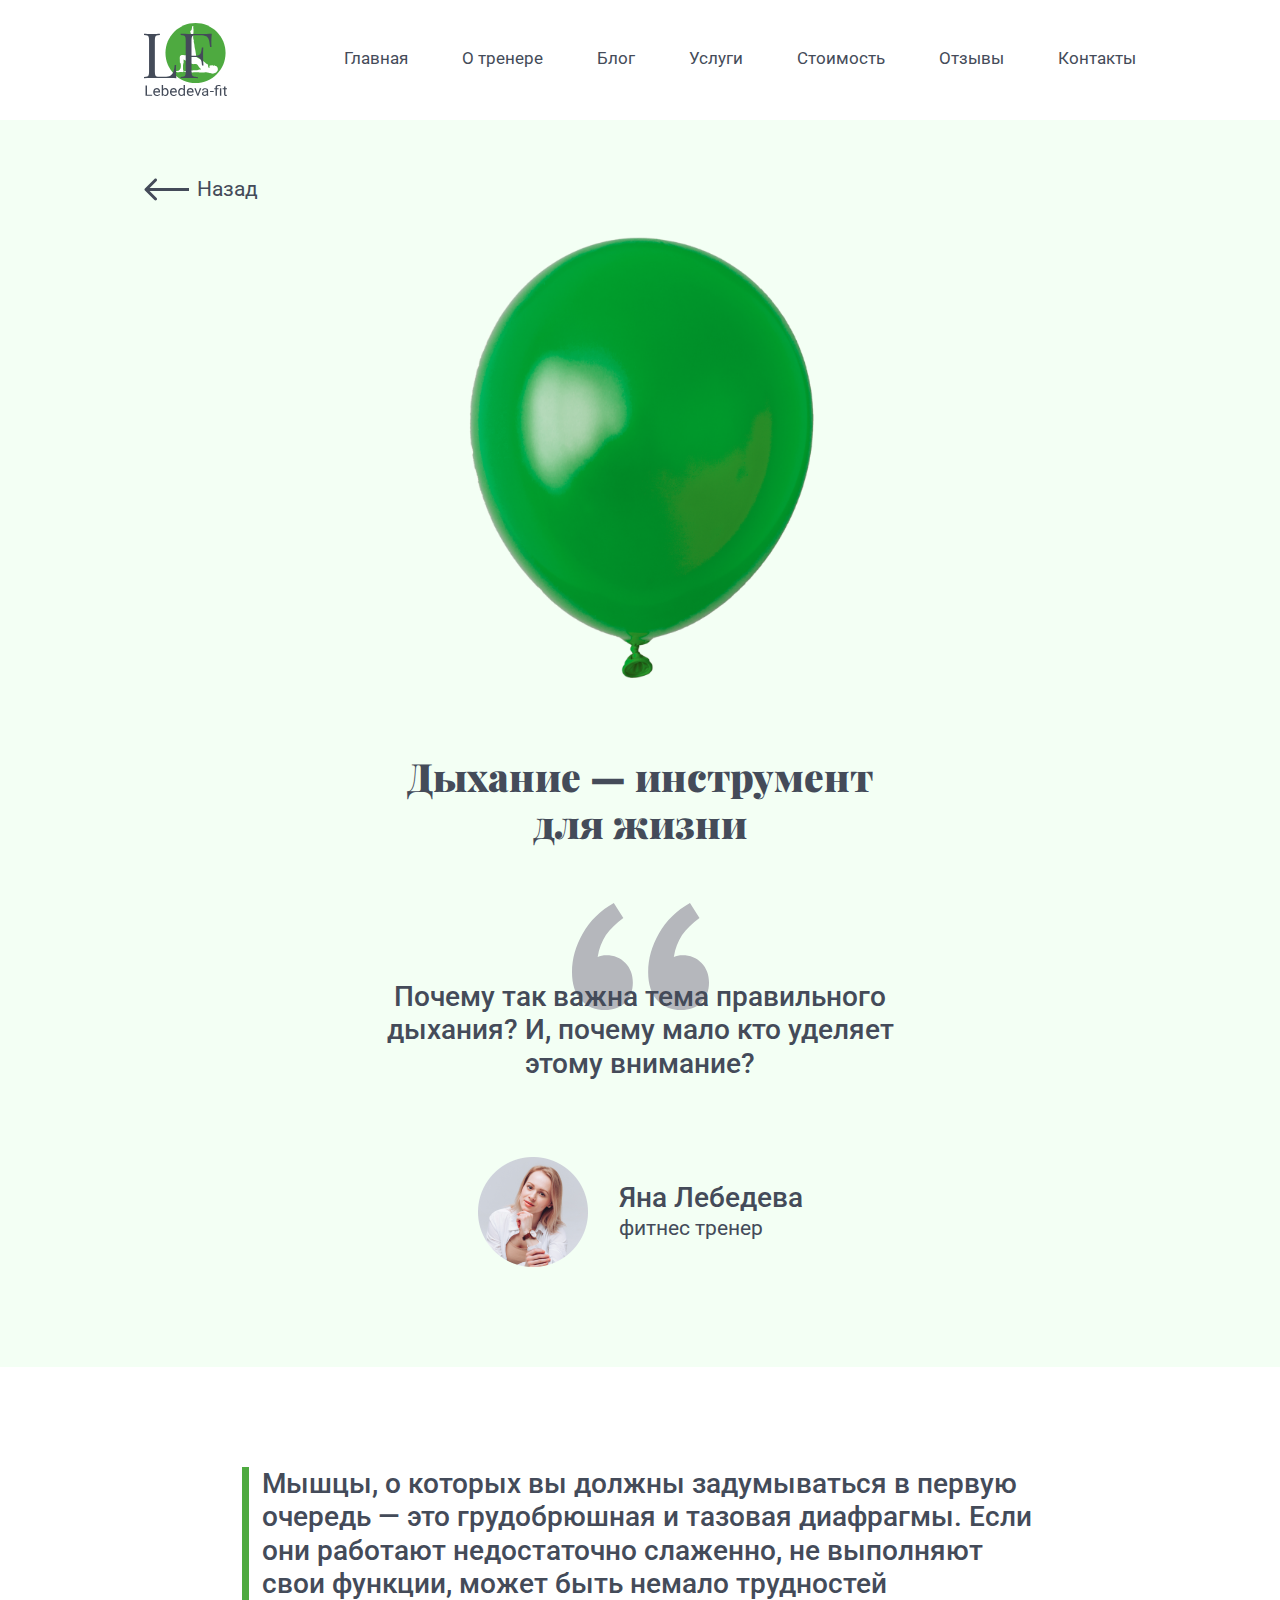
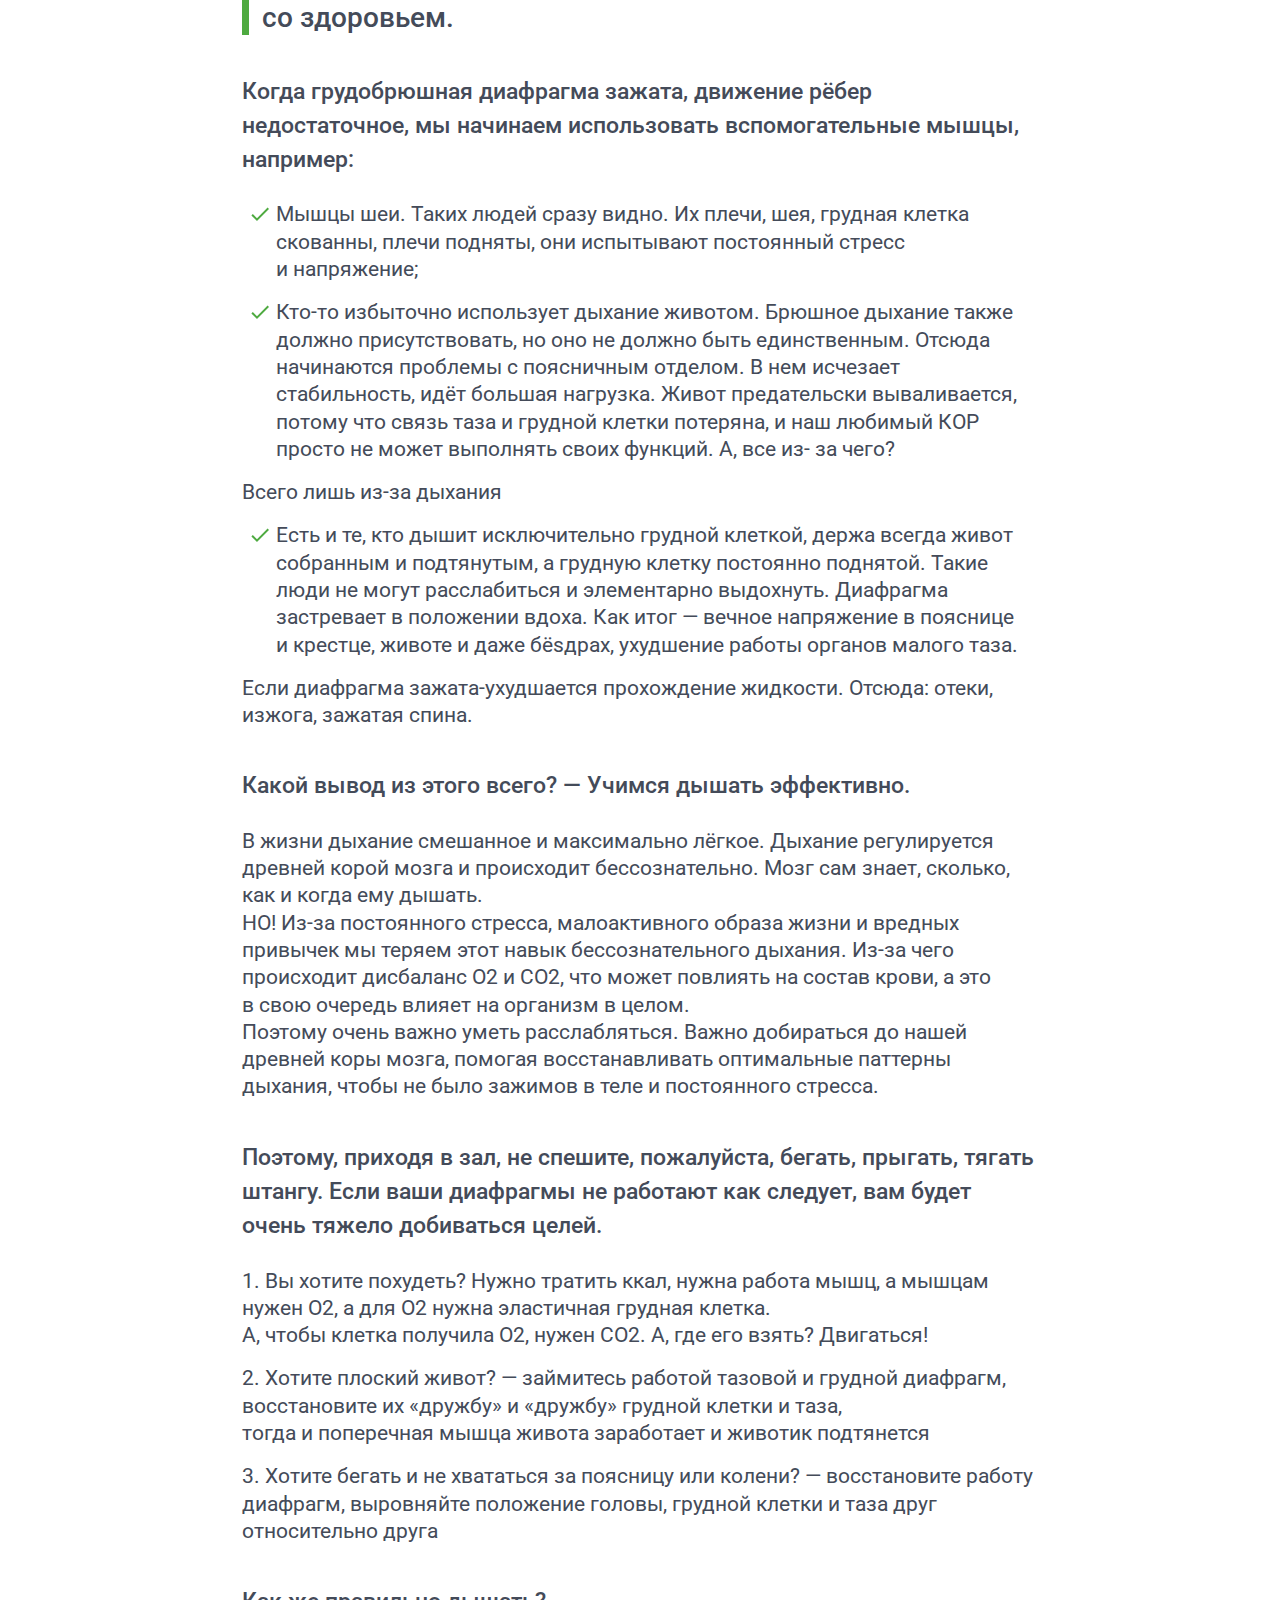
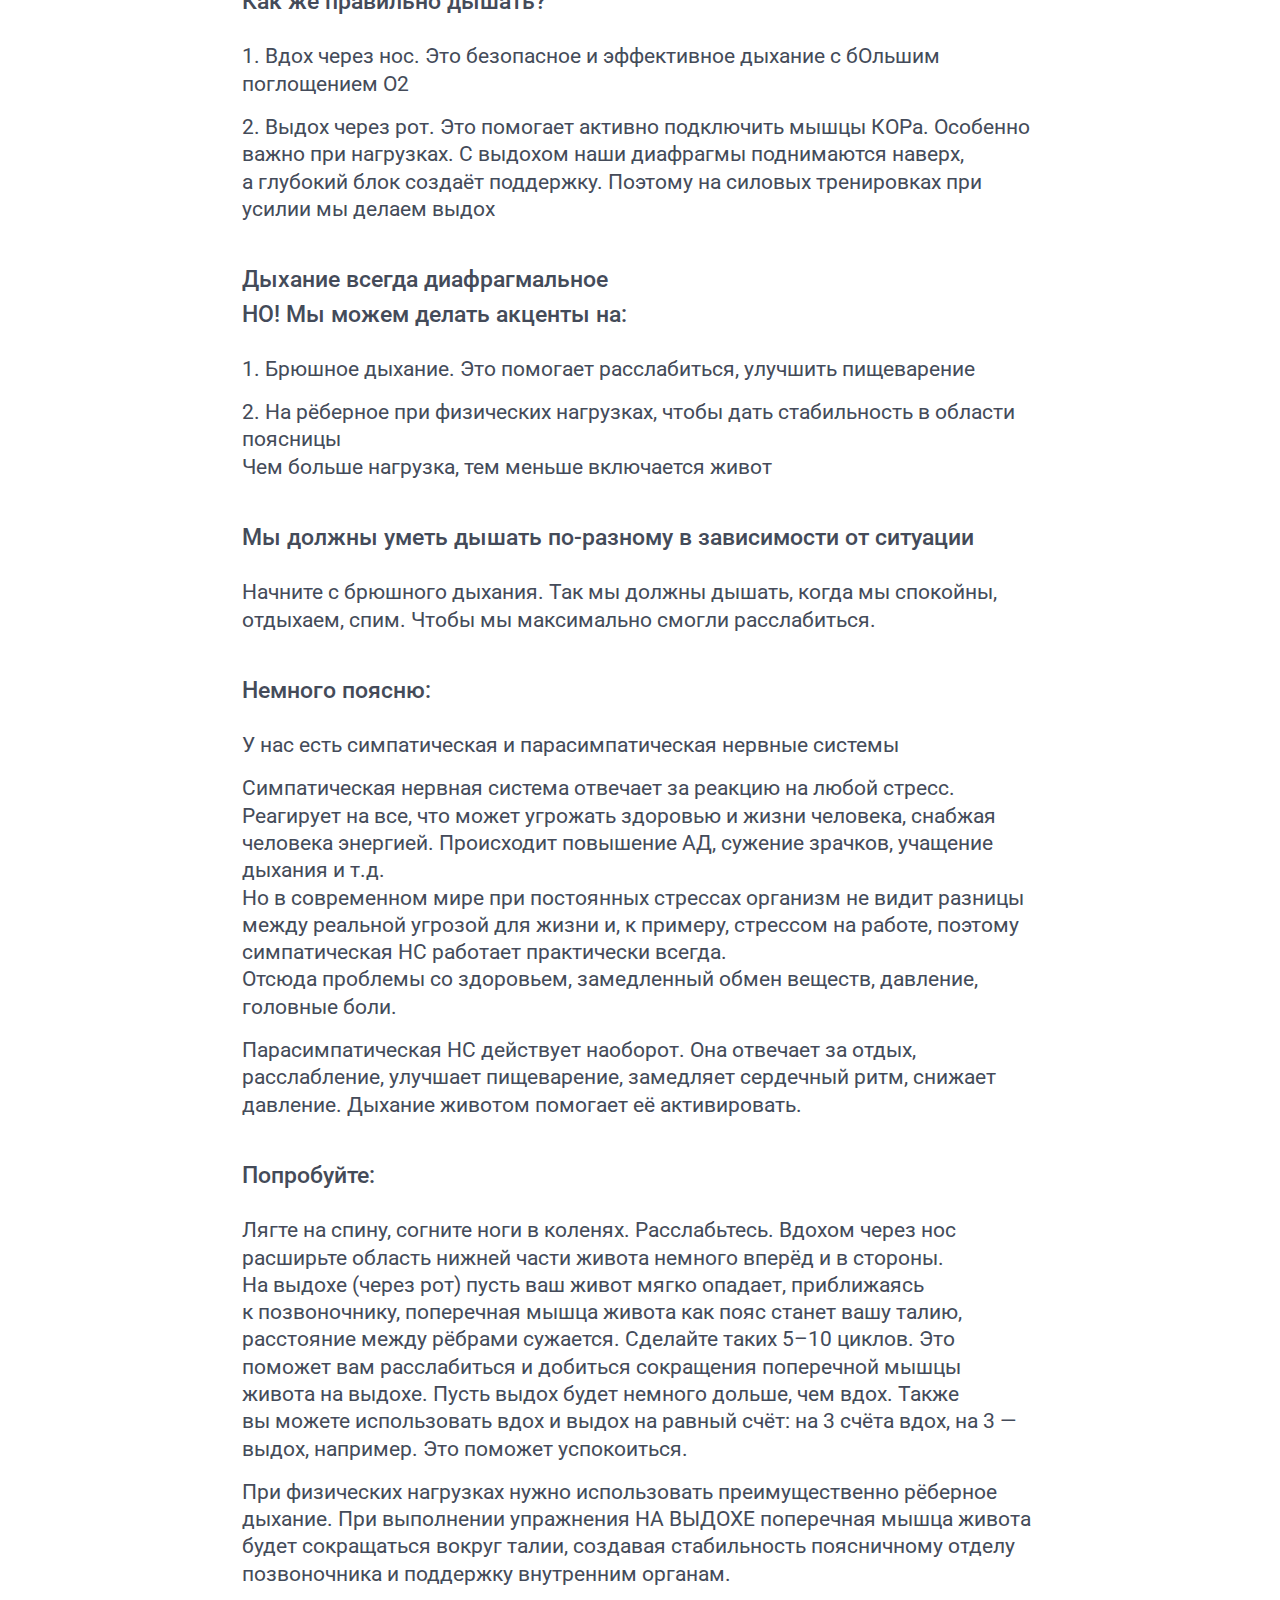
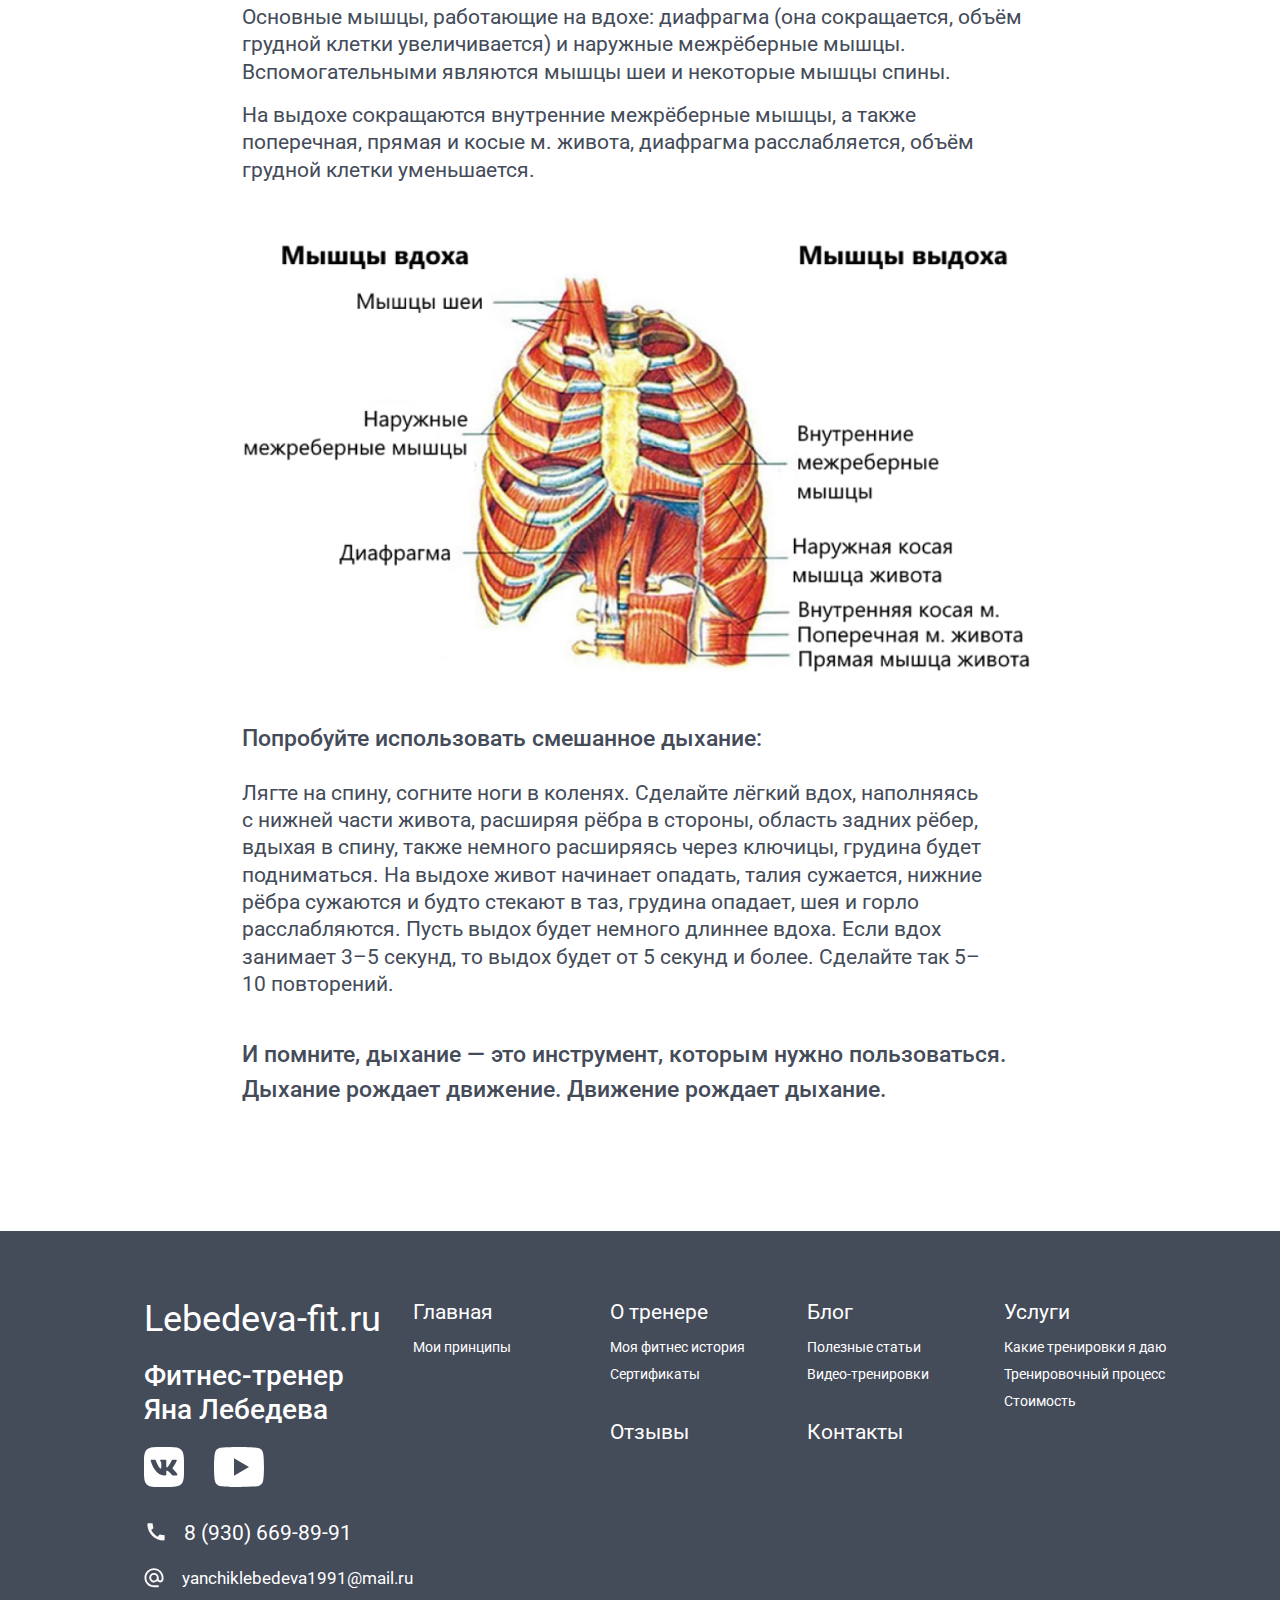
<file: blog-item/blog3.html>
<!DOCTYPE html>
<html lang="ru">
<head>
    <meta charset="UTF-8">
    <meta http-equiv="X-UA-Compatible" content="IE=edge">
    <meta name="viewport" content="width=device-width, initial-scale=1.0">
    <title>Lebedeva-fit</title>
    
    <link rel="stylesheet" href="../style/style.css">
</head>
<body>
    <header class="header">
        <div class="header__container container">
            <div class="header__menu-inner">
                <div class="header__logo"><a href="../index.html"><img class="header__logo-img" src="../image/logo/logoforlight.svg" alt=""></a></div>
                
                <nav class="header__menu">
                    <ul class="header__menu-list">
                        <li class="header__menu-item"><a class="header__menu-link" href="../index.html">Главная</a></li>
                        <li class="header__menu-item"><a class="header__menu-link" href="../about.html">О тренере</a></li>
                        <li class="header__menu-item"><a class="header__menu-link" href="../blogs.html">Блог</a></li>
                        <li class="header__menu-item"><a class="header__menu-link" href="../index.html#questions">Услуги</a></li>
                        <li class="header__menu-item"><a class="header__menu-link" href="../index.html#price">Стоимость</a></li>
                        <li class="header__menu-item"><a class="header__menu-link" href="../index.html#reviews">Отзывы</a></li>
                        <li class="header__menu-item"><a class="header__menu-link" href="../index.html#contacts">Контакты</a></li>
                    </ul>
                    <div class="burger"><span></span></div>
                </nav>
                <div class="burger__menu">
                    <div class="burger__wrapper">
                        <div class="burger__header">
                                <div class="burger__inner">
                                    <div class="burger__logo">
                                        <img class="header__logo-img" src="../image/logo/logofornight.svg" alt="logo for night">
                                    </div>
                                    <p class="burger__title">Фитнес-тренер<br>
                                        Яна Лебедева</p>
                                </div>
                                <div class="adaptiv-close burger__close">
                                    
                                </div>
                                
                        </div>
                        <div class="burger__main">
                            <nav class="burger__content">
                                <ul class="burger__list">
                                    <li class="burger__item">
                                        <a href="../index.html" class="burger__item-link">Главная</a>
                                        <ul class="burger__sublist">
                                            <li class="burger__subitem">
                                                <a href="../index.html#principles" class="buger__subitem-link">Мои принципы</a>
                                            </li>
                                        </ul>
                                    </li>
                                    <li class="burger__item">
                                        <a href="../about.html" class="burger__item-link">О тренере</a>
                                        <ul class="burger__sublist">
                                            <li class="burger__subitem">
                                                <a href="../about.html#about-todes" class="buger__subitem-link">Моя фитнес история</a>
                                            </li>
                                            <li class="burger__subitem">
                                                <a href="../about.html#education" class="buger__subitem-link">Сертификаты</a>
                                            </li>
                                        </ul>
                                    </li>
                                    <li class="burger__item">
                                        <a href="../blogs.html" class="burger__item-link">Блог</a>
                                        <ul class="burger__sublist">
                                            <li class="burger__subitem">
                                                <a href="../blogs.html" class="buger__subitem-link">Полезные статьи</a>
                                            </li>
                                            <li class="burger__subitem">
                                                <a href="../blogs.html#youtube" class="buger__subitem-link">Видео-тренировки</a>
                                            </li>
                                            
                                        </ul>
                                    </li>
                                    <li class="burger__item">
                                        <a href="../index.html#questions" class="burger__item-link">Услуги</a>
                                        <ul class="burger__sublist">
                                            <li class="burger__subitem">
                                                <a href="../index.html#questions" class="buger__subitem-link">Какие тренировки я даю</a>
                                            </li>
                                            <li class="burger__subitem">
                                                <a href="../index.html#workout" class="buger__subitem-link">Тренировочный процесс</a>
                                            </li>
                                            
                                        </ul>
                                    </li>
                                    <li class="burger__item">
                                        <a href="../index.html#price" class="burger__item-link">стоимость</a>
                                    </li>
                                    <li class="burger__item">
                                        <a href="../index.html#reviews" class="burger__item-link">Отзывы</a>
                                    </li>
    
                                    <li class="burger__item">
                                        <a href="../index.html#contacts" class="burger__item-link">контакты</a>
                                    </li>
    
    
                                </ul>
                            </nav>
                            <div class="seti-links burger__seti-link">
                                <a href="https://vk.com/yanchik_lebedeva" class="contacts__link-item">
                                    <svg class="icon-white icon" width="40" height="40" viewBox="0 0 40 40" fill="none" xmlns="http://www.w3.org/2000/svg">
                                        <path d="M26.1462 0H13.8742C2.66624 0 0.000244141 2.666 0.000244141 13.854V26.126C0.000244141 37.332 2.64624 40 13.8542 40H26.1262C37.3322 40 40.0002 37.354 40.0002 26.146V13.874C40.0002 2.666 37.3542 0 26.1462 0ZM32.2922 28.54H29.3742C28.2702 28.54 27.9382 27.646 25.9582 25.666C24.2302 24 23.5002 23.792 23.0622 23.792C22.4582 23.792 22.2922 23.958 22.2922 24.792V27.416C22.2922 28.126 22.0622 28.542 20.2082 28.542C18.4089 28.4211 16.6641 27.8744 15.1174 26.9471C13.5708 26.0197 12.2666 24.7382 11.3122 23.208C9.04658 20.388 7.47013 17.0783 6.70825 13.542C6.70825 13.104 6.87425 12.708 7.70825 12.708H10.6242C11.3742 12.708 11.6442 13.042 11.9382 13.812C13.3542 17.98 15.7702 21.604 16.7502 21.604C17.1262 21.604 17.2902 21.438 17.2902 20.5V16.208C17.1662 14.25 16.1262 14.084 16.1262 13.376C16.1396 13.1893 16.2252 13.0151 16.3648 12.8904C16.5045 12.7657 16.6872 12.7002 16.8742 12.708H21.4582C22.0842 12.708 22.2922 13.02 22.2922 13.77V19.562C22.2922 20.188 22.5622 20.396 22.7502 20.396C23.1262 20.396 23.4162 20.188 24.1042 19.5C25.582 17.6979 26.7893 15.6902 27.6882 13.54C27.7801 13.2817 27.954 13.0606 28.1833 12.9104C28.4126 12.7602 28.6848 12.6891 28.9582 12.708H31.8762C32.7502 12.708 32.9362 13.146 32.7502 13.77C31.6892 16.1469 30.3764 18.4031 28.8342 20.5C28.5202 20.98 28.3942 21.23 28.8342 21.792C29.1242 22.23 30.1462 23.084 30.8342 23.896C31.8341 24.8933 32.6643 26.0471 33.2922 27.312C33.5422 28.124 33.1242 28.542 32.2922 28.542V28.54Z" />
                                    </svg>
                                </a>
                                <a href="https://www.youtube.com/@Lebedeva-fit" class="contacts__link-item">
                                    <svg class="icon-white icon" width="50" height="40" viewBox="0 0 50 40" fill="none" xmlns="http://www.w3.org/2000/svg">
                                        <path d="M48.955 5.465C48.38 3.315 46.685 1.62 44.535 1.045C40.635 5.21541e-07 25 0 25 0C25 0 9.365 5.21541e-07 5.465 1.045C3.315 1.62 1.62 3.315 1.045 5.465C-7.45058e-08 9.365 0 20 0 20C0 20 -7.45058e-08 30.635 1.045 34.535C1.62 36.685 3.315 38.38 5.465 38.955C9.365 40 25 40 25 40C25 40 40.635 40 44.535 38.955C46.6875 38.38 48.38 36.685 48.955 34.535C50 30.635 50 20 50 20C50 20 50 9.365 48.955 5.465ZM20 28.66V11.34L35 20L20 28.66Z"/>
                                    </svg>
                                </a>
                               
                
                            </div>
                            <div class="burger__tel burger__contact">
                                <img src="../image/icon/call.svg" alt="tel">
                                <a href="tel:+79306698991" class="burger__tel-item">8 (930) 669-89-91</a>
                            </div>
                            <div class="burger__mail burger__contact">
                                <img src="../image/icon/mail-mini.svg" alt="mail">
                                <a href="mailto:yanchiklebedeva1991@mail.ru" class="burger__mail-item">yanchiklebedeva1991@mail.ru</a>
                            </div>
                        </div>
                    </div>
                </div>
                
                
                
               
            </div>
        </div>
    </header>
    <main>
        <section class="blog-item">
            <div class="container blog-item__container">
                <a href="../blogs.html" class="blog-item__previous">
                    <img src="../image/blog-item/arrow.svg" alt="Назад" class="blog-item__previous-pointer">
                    <p class="blog-item__previous-text">Назад</p>
                </a>
                <div class="inner blog-item__inner">
                   <div class="blog-item__info">
                        <img src="../image/blog-item/blog-item3.png" alt="Дыхание" class="blog-item__image">
                        <h2 class="blog-item__title">
                            Дыхание — инструмент для жизни
                        </h2>
                        <div  class="blog-item__subtitle">
                            <p class="blog-item__subtitle-text">Почему так важна тема правильного дыхания? И, почему мало кто уделяет этому внимание?</p>
                        </div>
                   </div>
                   <div class="blog-item__avatar">
                       <img src="../image/icon/avatar.png" alt="" class="blog-item__avatar-img avatar-img">
                       <div class="blog-item__avatar-content">
                           <p class="blog-item__avatar-title">
                            Яна Лебедева
                           </p>
                           <div class="blog-item__avatar-text">
                            фитнес тренер
                           </div>
                          
                       </div>
                   </div>

                </div>
            </div>
        </section>
        <section class="blog-wrapper">
            <div class="container">
                <div class="inner">
                    <div class="blog-wrapper__inner">
                        <div class="blog-wrapper__quotation">
                            <p class="blog-wrapper__title">
                                Мышцы, о&nbsp;которых вы&nbsp;должны задумываться в&nbsp;первую очередь&nbsp;&mdash; это&nbsp;грудобрюшная и&nbsp;тазовая диафрагмы.
                                Если они работают недостаточно слаженно, не&nbsp;выполняют свои функции, может быть немало трудностей со&nbsp;здоровьем.
                            </p>
                            
                        </div>
                        <div class="blog-wrapper__content">
                            <p class="blog-wrapper__content-subtitle">Когда грудобрюшная диафрагма зажата, движение рёбер недостаточное, мы&nbsp;начинаем использовать вспомогательные мышцы, например:</p>
                            <ul>
                                <li class="blog-wrapper__content-text">
                                    Мышцы шеи. Таких людей сразу видно. Их&nbsp;плечи, шея, грудная клетка скованны, плечи подняты, они испытывают постоянный стресс и&nbsp;напряжение;
                                </li>
                                <li class="blog-wrapper__content-text">
                                    Кто-то избыточно использует дыхание животом. Брюшное дыхание также должно присутствовать, но&nbsp;оно не&nbsp;должно быть единственным. Отсюда начинаются проблемы с&nbsp;поясничным отделом. В&nbsp;нем исчезает стабильность, идёт большая нагрузка. Живот предательски вываливается, потому что связь таза и&nbsp;грудной клетки потеряна, и&nbsp;наш любимый КОР просто не&nbsp;может выполнять своих функций. А, все из-&nbsp;за чего?
                                </li>

                            </ul>
                            <p class="blog-wrapper__content-text">
                                Всего лишь из-за дыхания
                            </p>
                            <ul>
                                <li class="blog-wrapper__content-text">
                                    Есть и&nbsp;те, кто дышит исключительно грудной клеткой, держа всегда живот собранным и&nbsp;подтянутым, а&nbsp;грудную клетку постоянно поднятой. Такие люди не&nbsp;могут расслабиться и&nbsp;элементарно выдохнуть. Диафрагма застревает в&nbsp;положении вдоха. Как итог&nbsp;&mdash; вечное напряжение в&nbsp;пояснице и&nbsp;крестце, животе и&nbsp;даже бёsдрах, ухудшение работы органов малого таза.
                                </li>
                            </ul>
                             
                            <p class="blog-wrapper__content-text">
                                Если диафрагма зажата-ухудшается прохождение жидкости. Отсюда: отеки, изжога, зажатая спина.
                            </p>
                            
                        </div>
                        <div class="blog-wrapper__content">
                            <p class="blog-wrapper__content-subtitle">Какой вывод из&nbsp;этого всего? &mdash;&nbsp;Учимся дышать эффективно.</p>
                            <p class="blog-wrapper__content-text">
                                В&nbsp;жизни дыхание смешанное и&nbsp;максимально лёгкое. Дыхание регулируется древней корой мозга и&nbsp;происходит бессознательно. Мозг сам знает, сколько, как и&nbsp;когда ему дышать.<br>НО! Из-за постоянного стресса, малоактивного образа жизни и&nbsp;вредных привычек мы&nbsp;теряем этот навык бессознательного дыхания. Из-за чего происходит дисбаланс О2&nbsp;и&nbsp;СО2, что может повлиять на&nbsp;состав крови, а&nbsp;это в&nbsp;свою очередь влияет на&nbsp;организм в&nbsp;целом.<br>Поэтому очень важно уметь расслабляться. Важно добираться до&nbsp;нашей древней коры мозга, помогая восстанавливать оптимальные паттерны дыхания, чтобы не&nbsp;было зажимов в&nbsp;теле и&nbsp;постоянного стресса.
                            </p>
                            
                        </div>
                        <div class="blog-wrapper__content">
                            <p class="blog-wrapper__content-subtitle">Поэтому, приходя в&nbsp;зал, не&nbsp;спешите, пожалуйста, бегать, прыгать, тягать штангу. Если ваши диафрагмы не&nbsp;работают как следует, вам будет очень тяжело добиваться целей.</p>
                            <p class="blog-wrapper__content-text">
                                1. Вы&nbsp;хотите похудеть? Нужно тратить ккал, нужна работа мышц, а&nbsp;мышцам нужен&nbsp;О2, а&nbsp;для О2&nbsp;нужна эластичная грудная клетка.<br>А, чтобы клетка получила&nbsp;О2, нужен СО2. А, где его взять? Двигаться!
                            </p>
                            <p class="blog-wrapper__content-text">
                                2. Хотите плоский живот? &mdash;&nbsp;займитесь работой тазовой и&nbsp;грудной диафрагм, восстановите их&nbsp;&laquo;дружбу&raquo; и&nbsp;&laquo;дружбу&raquo; грудной клетки и&nbsp;таза, тогда&nbsp;и&nbsp;поперечная мышца живота заработает и&nbsp;животик подтянется
                            </p>
                            <p class="blog-wrapper__content-text">
                                3. Хотите бегать и&nbsp;не&nbsp;хвататься за&nbsp;поясницу или колени? &mdash;&nbsp;восстановите работу диафрагм, выровняйте положение головы, грудной клетки и&nbsp;таза друг относительно друга
                            </p>
                            
                        </div>
                        <div class="blog-wrapper__content">
                            <p class="blog-wrapper__content-subtitle">Как же правильно дышать?</p>
                            <p class="blog-wrapper__content-text">
                                1. Вдох через нос. Это безопасное и&nbsp;эффективное дыхание с&nbsp;бОльшим поглощением&nbsp;О2
                            </p>
                            <p class="blog-wrapper__content-text">
                                2. Выдох через рот. Это помогает активно подключить мышцы КОРа. Особенно важно при нагрузках. С&nbsp;выдохом наши диафрагмы поднимаются наверх, а&nbsp;глубокий блок создаёт поддержку. Поэтому на&nbsp;силовых тренировках при усилии мы&nbsp;делаем выдох
                            </p>
                            
                        </div>
                        <div class="blog-wrapper__content">
                            <p class="blog-wrapper__content-subtitle">Дыхание всегда диафрагмальное<br>НО! Мы можем делать акценты на:</p>
                            <p class="blog-wrapper__content-text">
                                1. Брюшное дыхание. Это помогает расслабиться, улучшить пищеварение
                            </p>
                            <p class="blog-wrapper__content-text">
                                2. На&nbsp;рёберное при физических нагрузках, чтобы дать стабильность в&nbsp;области поясницы<br>Чем&nbsp;больше нагрузка, тем меньше включается живот
                            </p>
                        </div>
                        <div class="blog-wrapper__content">
                            <p class="blog-wrapper__content-subtitle">Мы&nbsp;должны уметь дышать по-разному в&nbsp;зависимости от&nbsp;ситуации</p>
                            <p class="blog-wrapper__content-text">
                                Начните с&nbsp;брюшного дыхания. Так мы&nbsp;должны дышать, когда мы&nbsp;спокойны, отдыхаем, спим. Чтобы мы&nbsp;максимально смогли расслабиться.
                            </p>
                         </div>
                         <div class="blog-wrapper__content">
                            <p class="blog-wrapper__content-subtitle">Немного поясню:</p>
                            <p class="blog-wrapper__content-text">
                                У&nbsp;нас есть симпатическая и&nbsp;парасимпатическая нервные системы
                            </p>
                            <p class="blog-wrapper__content-text">
                                Симпатическая нервная система отвечает за&nbsp;реакцию на&nbsp;любой стресс. Реагирует на&nbsp;все, что может угрожать здоровью и&nbsp;жизни человека, снабжая человека энергией. Происходит повышение&nbsp;АД, сужение зрачков, учащение дыхания и&nbsp;т.д.<br>Но&nbsp;в&nbsp;современном мире при постоянных стрессах организм не&nbsp;видит разницы между реальной угрозой для жизни&nbsp;и, к&nbsp;примеру, стрессом на&nbsp;работе, поэтому симпатическая&nbsp;НС работает практически всегда.<br>Отсюда проблемы со&nbsp;здоровьем, замедленный обмен веществ, давление, головные боли.
                            </p>
                            <p class="blog-wrapper__content-text">
                                Парасимпатическая НС&nbsp;действует наоборот. Она отвечает за&nbsp;отдых, расслабление, улучшает пищеварение, замедляет сердечный ритм, снижает давление. Дыхание животом помогает её&nbsp;активировать.
                            </p>
                         </div>
                         <div class="blog-wrapper__content">
                            <p class="blog-wrapper__content-subtitle">Попробуйте:</p>
                            <p class="blog-wrapper__content-text">
                                Лягте на&nbsp;спину, согните ноги в&nbsp;коленях. Расслабьтесь. Вдохом через нос расширьте область нижней части живота немного вперёд и&nbsp;в&nbsp;стороны. На&nbsp;выдохе (через рот) пусть ваш живот мягко опадает, приближаясь к&nbsp;позвоночнику, поперечная мышца живота как пояс станет вашу талию, расстояние между рёбрами сужается. Сделайте таких 5&ndash;10&nbsp;циклов. Это поможет вам расслабиться и&nbsp;добиться сокращения поперечной мышцы живота на&nbsp;выдохе. Пусть выдох будет немного дольше, чем вдох. Также вы&nbsp;можете использовать вдох и&nbsp;выдох на&nbsp;равный счёт: на&nbsp;3&nbsp;счёта вдох, на&nbsp;3&nbsp;&mdash; выдох, например. Это поможет успокоиться.
                            </p>
                            <p class="blog-wrapper__content-text">
                                При физических нагрузках нужно использовать преимущественно рёберное дыхание. При выполнении упражнения НА&nbsp;ВЫДОХЕ поперечная мышца живота будет сокращаться вокруг талии, создавая стабильность поясничному отделу позвоночника и&nbsp;поддержку внутренним органам.
                            </p>
                            <p class="blog-wrapper__content-text">
                                Основные мышцы, работающие на&nbsp;вдохе: диафрагма (она сокращается, объём грудной клетки увеличивается) и&nbsp;наружные межрёберные мышцы. Вспомогательными являются мышцы шеи и&nbsp;некоторые мышцы спины.
                            </p>
                            <p class="blog-wrapper__content-text">
                                На&nbsp;выдохе сокращаются внутренние межрёберные мышцы, а&nbsp;также поперечная, прямая и&nbsp;косые&nbsp;м. живота, диафрагма расслабляется, объём грудной клетки уменьшается.
                            </p>
                         </div>
                         <div class="blog-wrapper__content">
                            <img src="../image/blog-item/blog-item3-img.jpg" alt="дыхание">
                         </div>
                         <div class="blog-wrapper__content">
                            <p class="blog-wrapper__content-subtitle">Попробуйте использовать смешанное дыхание:</p>
                            <p class="blog-wrapper__content-text">
                                Лягте на&nbsp;спину, согните ноги в&nbsp;коленях. Сделайте лёгкий вдох, наполняясь с&nbsp;нижней части живота, расширяя рёбра в&nbsp;стороны, область задних рёбер, вдыхая в&nbsp;спину, также немного расширяясь через ключицы, грудина будет подниматься. На&nbsp;выдохе живот начинает опадать, талия сужается, нижние рёбра сужаются и&nbsp;будто стекают в&nbsp;таз, грудина опадает, шея и&nbsp;горло расслабляются. Пусть выдох будет немного длиннее вдоха. Если вдох занимает 3&ndash;5&nbsp;секунд, то&nbsp;выдох будет от&nbsp;5&nbsp;секунд и&nbsp;более. Сделайте так 5&ndash;10&nbsp;повторений.
                            </p>
                        </div>
                        <div class="blog-wrapper__content">
                            <p class="blog-wrapper__content-subtitle">И&nbsp;помните, дыхание&nbsp;&mdash; это инструмент, которым нужно пользоваться.<br>Дыхание рождает движение. Движение рождает дыхание.</p>
                            
                        </div>

                         
                        
                        
                        
                    </div> 
                    

                </div>
            </div>
        </section>
         
    </main>
    <footer class="footer">
        <div class="container footer__container">
            <div class="footer__contacts">
                <p class="footer__title">Lebedeva-fit.ru</p>
                <p class="footer__subtitle">Фитнес-тренер<br>Яна Лебедева</p>
                <div class="seti-links footer__links">
                    <a href="https://vk.com/yanchik_lebedeva" class="contacts__link-item">
                        <svg class="icon-white icon" width="40" height="40" viewBox="0 0 40 40" fill="none" xmlns="http://www.w3.org/2000/svg">
                            <path d="M26.1462 0H13.8742C2.66624 0 0.000244141 2.666 0.000244141 13.854V26.126C0.000244141 37.332 2.64624 40 13.8542 40H26.1262C37.3322 40 40.0002 37.354 40.0002 26.146V13.874C40.0002 2.666 37.3542 0 26.1462 0ZM32.2922 28.54H29.3742C28.2702 28.54 27.9382 27.646 25.9582 25.666C24.2302 24 23.5002 23.792 23.0622 23.792C22.4582 23.792 22.2922 23.958 22.2922 24.792V27.416C22.2922 28.126 22.0622 28.542 20.2082 28.542C18.4089 28.4211 16.6641 27.8744 15.1174 26.9471C13.5708 26.0197 12.2666 24.7382 11.3122 23.208C9.04658 20.388 7.47013 17.0783 6.70825 13.542C6.70825 13.104 6.87425 12.708 7.70825 12.708H10.6242C11.3742 12.708 11.6442 13.042 11.9382 13.812C13.3542 17.98 15.7702 21.604 16.7502 21.604C17.1262 21.604 17.2902 21.438 17.2902 20.5V16.208C17.1662 14.25 16.1262 14.084 16.1262 13.376C16.1396 13.1893 16.2252 13.0151 16.3648 12.8904C16.5045 12.7657 16.6872 12.7002 16.8742 12.708H21.4582C22.0842 12.708 22.2922 13.02 22.2922 13.77V19.562C22.2922 20.188 22.5622 20.396 22.7502 20.396C23.1262 20.396 23.4162 20.188 24.1042 19.5C25.582 17.6979 26.7893 15.6902 27.6882 13.54C27.7801 13.2817 27.954 13.0606 28.1833 12.9104C28.4126 12.7602 28.6848 12.6891 28.9582 12.708H31.8762C32.7502 12.708 32.9362 13.146 32.7502 13.77C31.6892 16.1469 30.3764 18.4031 28.8342 20.5C28.5202 20.98 28.3942 21.23 28.8342 21.792C29.1242 22.23 30.1462 23.084 30.8342 23.896C31.8341 24.8933 32.6643 26.0471 33.2922 27.312C33.5422 28.124 33.1242 28.542 32.2922 28.542V28.54Z" />
                        </svg>
                    </a>
                    <a href="https://www.youtube.com/@Lebedeva-fit" class="contacts__link-item">
                        <svg class="icon-white icon" width="50" height="40" viewBox="0 0 50 40" fill="none" xmlns="http://www.w3.org/2000/svg">
                            <path d="M48.955 5.465C48.38 3.315 46.685 1.62 44.535 1.045C40.635 5.21541e-07 25 0 25 0C25 0 9.365 5.21541e-07 5.465 1.045C3.315 1.62 1.62 3.315 1.045 5.465C-7.45058e-08 9.365 0 20 0 20C0 20 -7.45058e-08 30.635 1.045 34.535C1.62 36.685 3.315 38.38 5.465 38.955C9.365 40 25 40 25 40C25 40 40.635 40 44.535 38.955C46.6875 38.38 48.38 36.685 48.955 34.535C50 30.635 50 20 50 20C50 20 50 9.365 48.955 5.465ZM20 28.66V11.34L35 20L20 28.66Z"/>
                        </svg>
                    </a>
                    
    
                </div>
                <div class="footer__tel">
                    <img src="../image/icon/call.svg" alt="tesl">
                    <a href="tel:+79306698991" class="footer__tel-item">8 (930) 669-89-91</a>
                </div>
                <div class="footer__mail">
                    <img src="../image/icon/mail-mini.svg" alt="mail">
                    <a href="mailto:yanchiklebedeva1991@mail.ru" class="footer__mail-item">yanchiklebedeva1991@mail.ru</a>
                </div>
            </div>
            <div class="footer__menu">
                <div  class="footer__menu-item">
                    <a href="../index.html" class="footer__menu-subtitle">Главная</a>
                    <a href="../index.html#principles" class="footer__menu-text">Мои принципы</a>
                </div>
                <div class="footer__menu-item">
                    <a href="../about.html" class="footer__menu-subtitle">О тренере</a>
                    <a href="../about.html#about-todes" class="footer__menu-text">Моя фитнес история</a>
                    <a href="../about.html#education" class="footer__menu-text">Сертификаты</a>
                </div>
                <div class="footer__menu-item">
                    <a href="../blogs.html" class="footer__menu-subtitle">Блог</a>
                    <a href="../blogs.html" class="footer__menu-text">Полезные статьи</a>
                    <a href="../blogs.html#youtube" class="footer__menu-text">Видео-тренировки</a>
                   
                </div>
                <div class="footer__menu-item">
                    <a href="../index.html#questions" class="footer__menu-subtitle">Услуги</a>
                    <a href="../index.html#questions" class="footer__menu-text">Какие тренировки я даю</a>
                    <a href="../index.html#workout" class="footer__menu-text">Тренировочный процесс</a>
                    <a href="../index.html#price" class="footer__menu-text">Стоимость</a>
                  
                </div>
                <div class="footer__menu-item">
                    <a href="../index.html#reviews" class="footer__menu-subtitle">Отзывы</a>
                </div>
                <div class="footer__menu-item">
                    <a href="../index.html#contacts" class="footer__menu-subtitle">Контакты</a>
                </div>
            </div>
        </div>
    </footer> 
    <script src="../script/jquery.min.js"></script>
    <script src="../script/block.js"></script>
    <script src="../script/burger.js"></script>

    
</body>
</html>
</file>
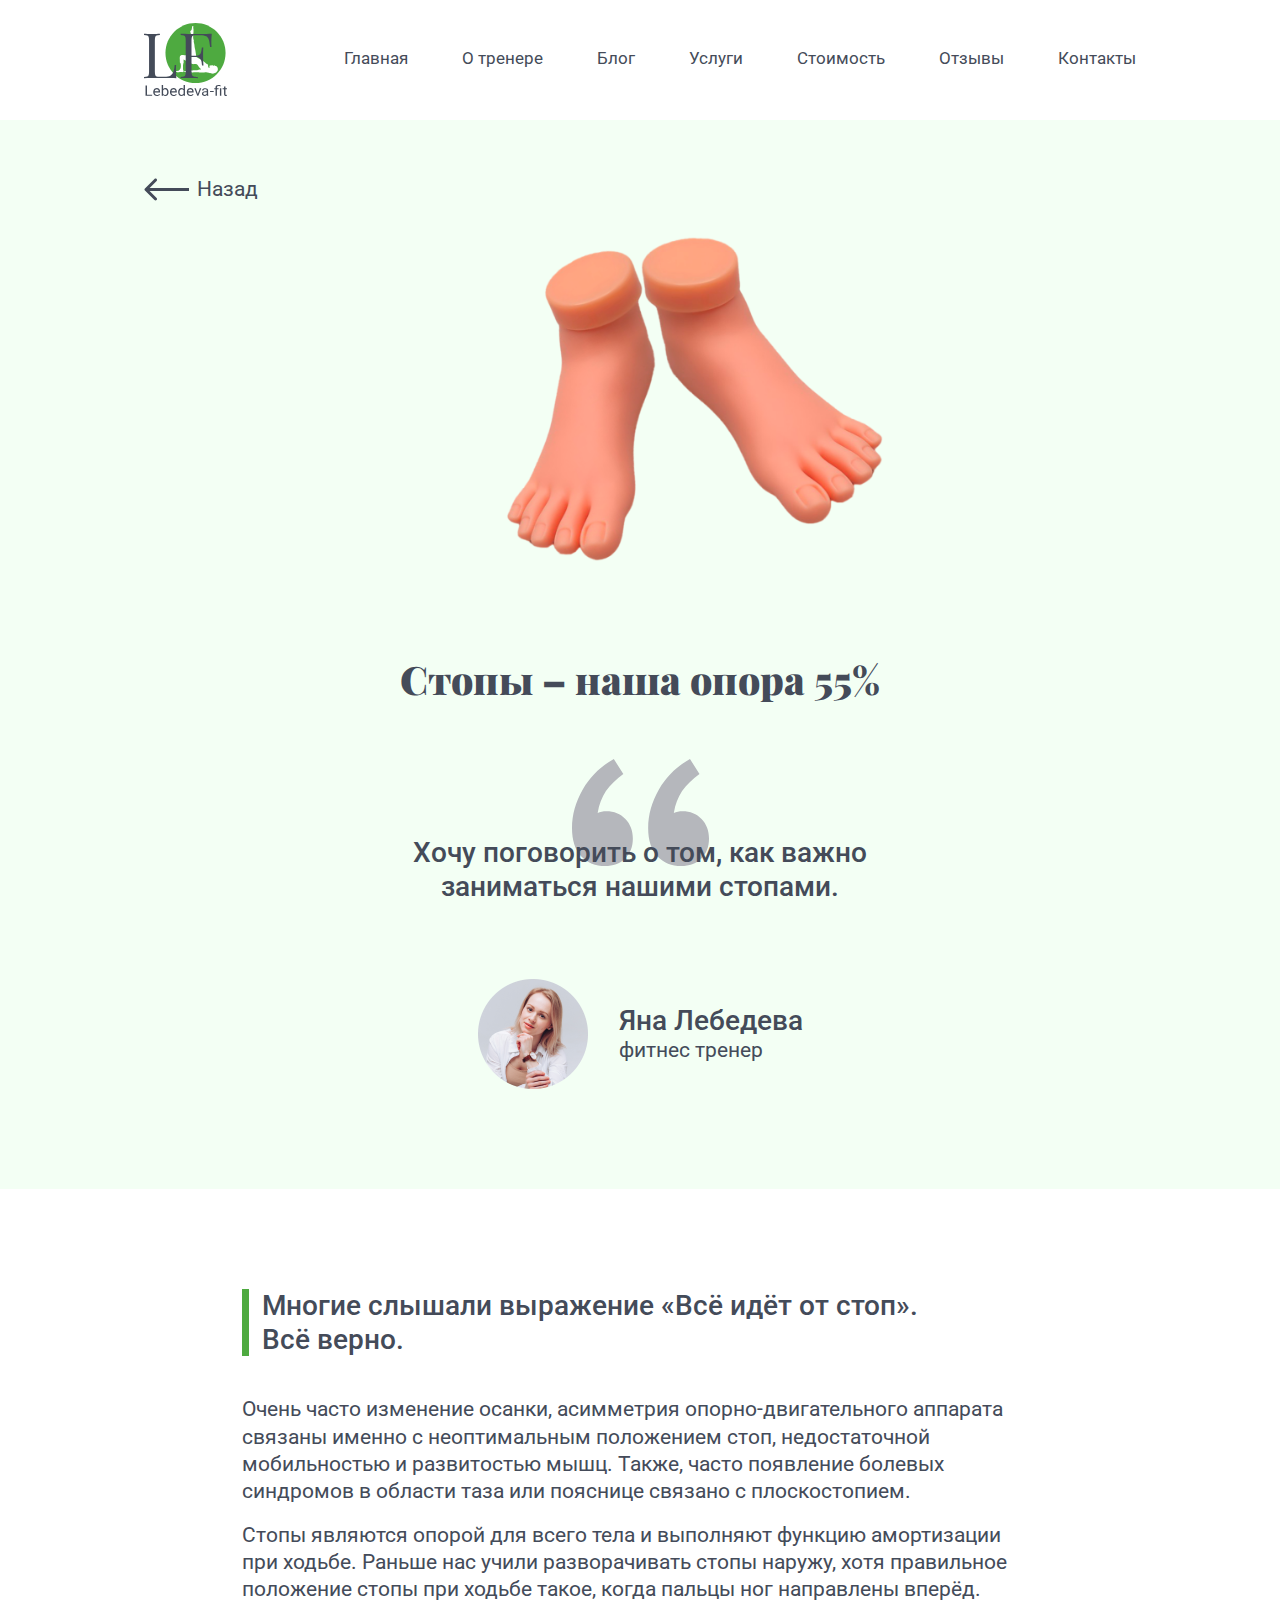
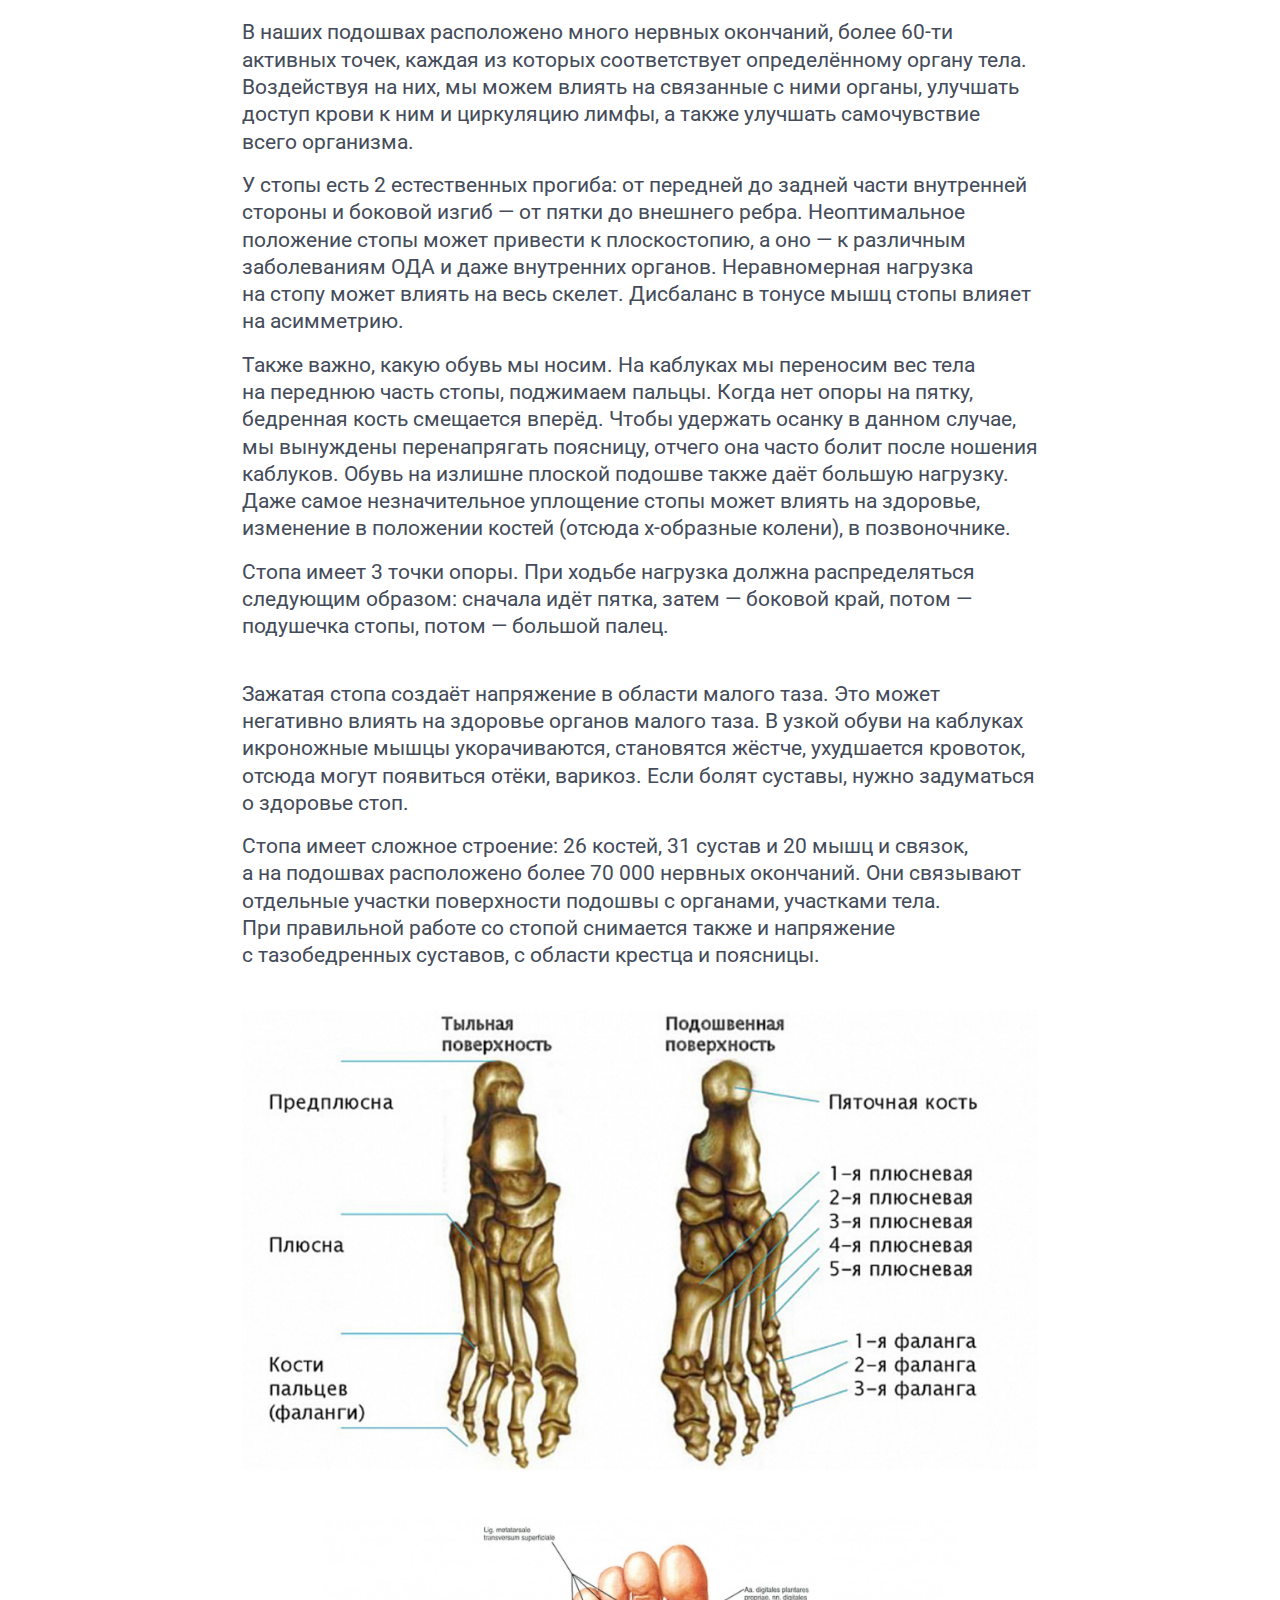
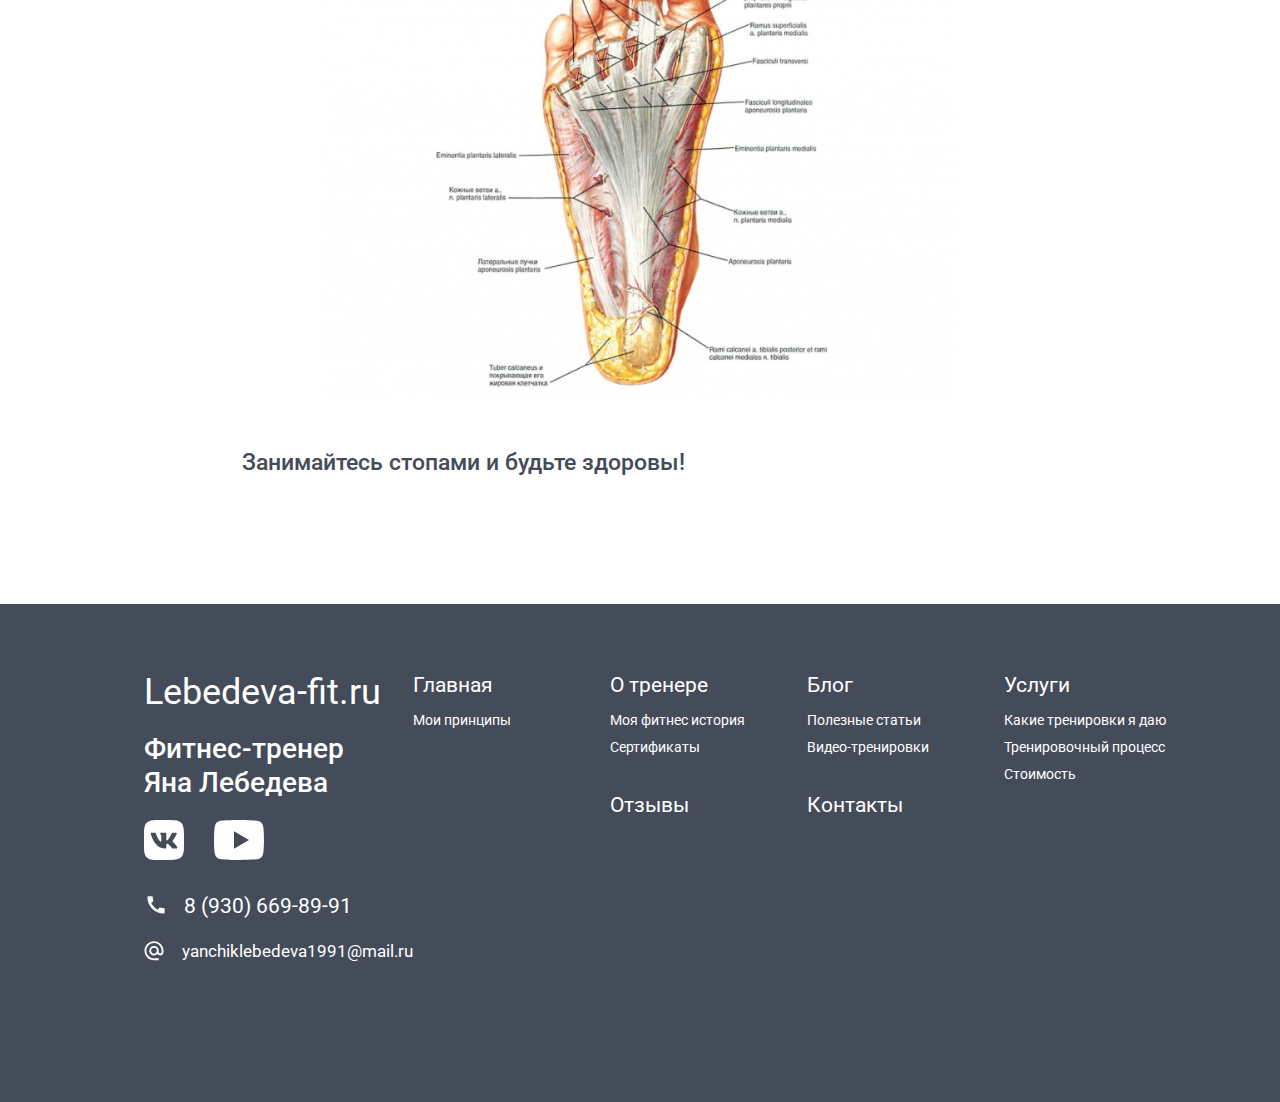
<file: blog-item/blog4.html>
<!DOCTYPE html>
<html lang="ru">
<head>
    <meta charset="UTF-8">
    <meta http-equiv="X-UA-Compatible" content="IE=edge">
    <meta name="viewport" content="width=device-width, initial-scale=1.0">
    <title>Lebedeva-fit</title>
    
    <link rel="stylesheet" href="../style/style.css">
</head>
<body>
    <header class="header">
        <div class="header__container container">
            <div class="header__menu-inner">
                <div class="header__logo"><a href="../index.html"><img class="header__logo-img" src="../image/logo/logoforlight.svg" alt=""></a></div>
                
                <nav class="header__menu">
                    <ul class="header__menu-list">
                        <li class="header__menu-item"><a class="header__menu-link" href="../index.html">Главная</a></li>
                        <li class="header__menu-item"><a class="header__menu-link" href="../about.html">О тренере</a></li>
                        <li class="header__menu-item"><a class="header__menu-link" href="../blogs.html">Блог</a></li>
                        <li class="header__menu-item"><a class="header__menu-link" href="../index.html#questions">Услуги</a></li>
                        <li class="header__menu-item"><a class="header__menu-link" href="../index.html#price">Стоимость</a></li>
                        <li class="header__menu-item"><a class="header__menu-link" href="../index.html#reviews">Отзывы</a></li>
                        <li class="header__menu-item"><a class="header__menu-link" href="../index.html#contacts">Контакты</a></li>
                    </ul>
                    <div class="burger"><span></span></div>
                </nav>
                <div class="burger__menu">
                    <div class="burger__wrapper">
                        <div class="burger__header">
                                <div class="burger__inner">
                                    <div class="burger__logo">
                                        <img class="header__logo-img" src="../image/logo/logofornight.svg" alt="logo for night">
                                    </div>
                                    <p class="burger__title">Фитнес-тренер<br>
                                        Яна Лебедева</p>
                                </div>
                                <div class="adaptiv-close burger__close">
                                    
                                </div>
                                
                        </div>
                        <div class="burger__main">
                            <nav class="burger__content">
                                <ul class="burger__list">
                                    <li class="burger__item">
                                        <a href="../index.html" class="burger__item-link">Главная</a>
                                        <ul class="burger__sublist">
                                            <li class="burger__subitem">
                                                <a href="../index.html#principles" class="buger__subitem-link">Мои принципы</a>
                                            </li>
                                        </ul>
                                    </li>
                                    <li class="burger__item">
                                        <a href="../about.html" class="burger__item-link">О тренере</a>
                                        <ul class="burger__sublist">
                                            <li class="burger__subitem">
                                                <a href="../about.html#about-todes" class="buger__subitem-link">Моя фитнес история</a>
                                            </li>
                                            <li class="burger__subitem">
                                                <a href="../about.html#education" class="buger__subitem-link">Сертификаты</a>
                                            </li>
                                        </ul>
                                    </li>
                                    <li class="burger__item">
                                        <a href="../blogs.html" class="burger__item-link">Блог</a>
                                        <ul class="burger__sublist">
                                            <li class="burger__subitem">
                                                <a href="../blogs.html" class="buger__subitem-link">Полезные статьи</a>
                                            </li>
                                            <li class="burger__subitem">
                                                <a href="../blogs.html#youtube" class="buger__subitem-link">Видео-тренировки</a>
                                            </li>
                                           
                                        </ul>
                                    </li>
                                    <li class="burger__item">
                                        <a href="../index.html#questions" class="burger__item-link">Услуги</a>
                                        <ul class="burger__sublist">
                                            <li class="burger__subitem">
                                                <a href="../index.html#questions" class="buger__subitem-link">Какие тренировки я даю</a>
                                            </li>
                                            <li class="burger__subitem">
                                                <a href="../index.html#workout" class="buger__subitem-link">Тренировочный процесс</a>
                                            </li>
                                           
                                        </ul>
                                    </li>
                                    <li class="burger__item">
                                        <a href="../index.html#price" class="burger__item-link">стоимость</a>
                                    </li>
                                    <li class="burger__item">
                                        <a href="../index.html#reviews" class="burger__item-link">Отзывы</a>
                                    </li>
    
                                    <li class="burger__item">
                                        <a href="../index.html#contacts" class="burger__item-link">контакты</a>
                                    </li>
    
    
                                </ul>
                            </nav>
                            <div class="seti-links burger__seti-link">
                                <a href="https://vk.com/yanchik_lebedeva" class="contacts__link-item">
                                    <svg class="icon-white icon" width="40" height="40" viewBox="0 0 40 40" fill="none" xmlns="http://www.w3.org/2000/svg">
                                        <path d="M26.1462 0H13.8742C2.66624 0 0.000244141 2.666 0.000244141 13.854V26.126C0.000244141 37.332 2.64624 40 13.8542 40H26.1262C37.3322 40 40.0002 37.354 40.0002 26.146V13.874C40.0002 2.666 37.3542 0 26.1462 0ZM32.2922 28.54H29.3742C28.2702 28.54 27.9382 27.646 25.9582 25.666C24.2302 24 23.5002 23.792 23.0622 23.792C22.4582 23.792 22.2922 23.958 22.2922 24.792V27.416C22.2922 28.126 22.0622 28.542 20.2082 28.542C18.4089 28.4211 16.6641 27.8744 15.1174 26.9471C13.5708 26.0197 12.2666 24.7382 11.3122 23.208C9.04658 20.388 7.47013 17.0783 6.70825 13.542C6.70825 13.104 6.87425 12.708 7.70825 12.708H10.6242C11.3742 12.708 11.6442 13.042 11.9382 13.812C13.3542 17.98 15.7702 21.604 16.7502 21.604C17.1262 21.604 17.2902 21.438 17.2902 20.5V16.208C17.1662 14.25 16.1262 14.084 16.1262 13.376C16.1396 13.1893 16.2252 13.0151 16.3648 12.8904C16.5045 12.7657 16.6872 12.7002 16.8742 12.708H21.4582C22.0842 12.708 22.2922 13.02 22.2922 13.77V19.562C22.2922 20.188 22.5622 20.396 22.7502 20.396C23.1262 20.396 23.4162 20.188 24.1042 19.5C25.582 17.6979 26.7893 15.6902 27.6882 13.54C27.7801 13.2817 27.954 13.0606 28.1833 12.9104C28.4126 12.7602 28.6848 12.6891 28.9582 12.708H31.8762C32.7502 12.708 32.9362 13.146 32.7502 13.77C31.6892 16.1469 30.3764 18.4031 28.8342 20.5C28.5202 20.98 28.3942 21.23 28.8342 21.792C29.1242 22.23 30.1462 23.084 30.8342 23.896C31.8341 24.8933 32.6643 26.0471 33.2922 27.312C33.5422 28.124 33.1242 28.542 32.2922 28.542V28.54Z" />
                                    </svg>
                                </a>
                                <a href="https://www.youtube.com/@Lebedeva-fit" class="contacts__link-item">
                                    <svg class="icon-white icon" width="50" height="40" viewBox="0 0 50 40" fill="none" xmlns="http://www.w3.org/2000/svg">
                                        <path d="M48.955 5.465C48.38 3.315 46.685 1.62 44.535 1.045C40.635 5.21541e-07 25 0 25 0C25 0 9.365 5.21541e-07 5.465 1.045C3.315 1.62 1.62 3.315 1.045 5.465C-7.45058e-08 9.365 0 20 0 20C0 20 -7.45058e-08 30.635 1.045 34.535C1.62 36.685 3.315 38.38 5.465 38.955C9.365 40 25 40 25 40C25 40 40.635 40 44.535 38.955C46.6875 38.38 48.38 36.685 48.955 34.535C50 30.635 50 20 50 20C50 20 50 9.365 48.955 5.465ZM20 28.66V11.34L35 20L20 28.66Z"/>
                                    </svg>
                                </a>
                               
                
                            </div>
                            <div class="burger__tel burger__contact">
                                <img src="../image/icon/call.svg" alt="tel">
                                <a href="tel:+79306698991" class="burger__tel-item">8 (930) 669-89-91</a>
                            </div>
                            <div class="burger__mail burger__contact">
                                <img src="../image/icon/mail-mini.svg" alt="mail">
                                <a href="mailto:yanchiklebedeva1991@mail.ru" class="burger__mail-item">yanchiklebedeva1991@mail.ru</a>
                            </div>
                        </div>
                    </div>
                </div>
                
                
                
               
            </div>
        </div>
    </header>
    <main>
        <section class="blog-item">
            <div class="container blog-item__container">
                <a href="../blogs.html" class="blog-item__previous">
                    <img src="../image/blog-item/arrow.svg" alt="Назад" class="blog-item__previous-pointer">
                    <p class="blog-item__previous-text">Назад</p>
                </a>
                <div class="inner blog-item__inner">
                   <div class="blog-item__info">
                        <img src="../image/blog-item/blog-item4.png" alt="Дыхание" class="blog-item__image">
                        <h2 class="blog-item__title">
                            Стопы – наша опора 55%
                        </h2>
                        <div  class="blog-item__subtitle">
                            <p class="blog-item__subtitle-text">Хочу поговорить о том, как важно заниматься нашими стопами.</p>
                        </div>
                   </div>
                   <div class="blog-item__avatar">
                       <img src="../image/icon/avatar.png" alt="" class="blog-item__avatar-img avatar-img">
                       <div class="blog-item__avatar-content">
                           <p class="blog-item__avatar-title">
                            Яна Лебедева
                           </p>
                           <div class="blog-item__avatar-text">
                            фитнес тренер
                           </div>
                          
                       </div>
                   </div>

                </div>
            </div>
        </section>
        <section class="blog-wrapper">
            <div class="container">
                <div class="inner">
                    <div class="blog-wrapper__inner">
                        <div class="blog-wrapper__quotation">
                            <p class="blog-wrapper__title">
                                Многие слышали выражение «Всё идёт от стоп». Всё верно.
                            </p>
                            
                        </div>
                        <div class="blog-wrapper__content">
                            <p class="blog-wrapper__content-text">
                                Очень часто изменение осанки, асимметрия опорно-двигательного аппарата связаны именно с неоптимальным положением стоп, недостаточной мобильностью и развитостью мышц. Также, часто появление болевых синдромов в области таза или пояснице связано с плоскостопием.
                            </p>
                            <p class="blog-wrapper__content-text">
                                Стопы являются опорой для всего тела и выполняют функцию амортизации при ходьбе. Раньше нас учили разворачивать стопы наружу, хотя правильное положение стопы при ходьбе такое, когда пальцы ног направлены вперёд.
                            </p>
                            <p class="blog-wrapper__content-text">
                                В наших подошвах расположено много нервных окончаний, более 60-ти активных точек, каждая из которых соответствует определённому органу тела. Воздействуя на них, мы можем влиять на связанные с ними органы, улучшать доступ крови к ним и циркуляцию лимфы, а также улучшать самочувствие всего организма.
                            </p>
                            <p class="blog-wrapper__content-text">
                                У стопы есть 2 естественных прогиба: от передней до задней части внутренней стороны и боковой изгиб — от пятки до внешнего ребра. Неоптимальное положение стопы может привести к плоскостопию, а оно — к различным заболеваниям ОДА и даже внутренних органов. Неравномерная нагрузка на стопу может влиять на весь скелет. Дисбаланс в тонусе мышц стопы влияет на асимметрию.
                            </p>
                            <p class="blog-wrapper__content-text">
                                Также важно, какую обувь мы носим. На каблуках мы переносим вес тела на переднюю часть стопы, поджимаем пальцы. Когда нет опоры на пятку, бедренная кость смещается вперёд. Чтобы удержать осанку в данном случае, мы вынуждены перенапрягать поясницу, отчего она часто болит после ношения каблуков. Обувь на излишне плоской подошве также даёт большую нагрузку. Даже самое незначительное уплощение стопы может влиять на здоровье, изменение в положении костей (отсюда х-образные колени), в позвоночнике.
                            </p>
                            <p class="blog-wrapper__content-text">
                                Стопа имеет 3 точки опоры. При ходьбе нагрузка должна распределяться следующим образом: сначала идёт пятка, затем — боковой край, потом — подушечка стопы, потом — большой палец. 
                            </p>
                        </div>
                        <div class="blog-wrapper__content">
                            <p class="blog-wrapper__content-text">
                                Зажатая стопа создаёт напряжение в области малого таза. Это может негативно влиять на здоровье органов малого таза. В узкой обуви на каблуках икроножные мышцы укорачиваются, становятся жёстче, ухудшается кровоток, отсюда могут появиться отёки, варикоз. Если болят суставы, нужно задуматься о здоровье стоп.

                            </p>
                            <p class="blog-wrapper__content-text">
                                Стопа имеет сложное строение: 26 костей, 31 сустав и 20 мышц и связок, а на подошвах расположено более 70 000 нервных окончаний. Они связывают отдельные участки поверхности подошвы с органами, участками тела. При правильной работе со стопой снимается также и напряжение с тазобедренных суставов, с области крестца и поясницы.
                            </p>
                           
                        </div>
                        <div class="blog-wrapper__content">
                            <img src="../image/blog-item/blog-item4-img1.jpg" alt="дыхание">
                         </div>
                         <div class="blog-wrapper__content">
                            <img src="../image/blog-item/blog-item4-img2.jpg" alt="дыхание">
                         </div>
                         <div class="blog-wrapper__content">
                            <p class="blog-wrapper__content-subtitle">Занимайтесь стопами и будьте здоровы!</p>
                            
                        </div>
                         
                        
                        
                        
                    </div> 
                    

                </div>
            </div>
        </section>
         
    </main>
    <footer class="footer">
        <div class="container footer__container">
            <div class="footer__contacts">
                <p class="footer__title">Lebedeva-fit.ru</p>
                <p class="footer__subtitle">Фитнес-тренер<br>Яна Лебедева</p>
                <div class="seti-links footer__links">
                    <a href="https://vk.com/yanchik_lebedeva" class="contacts__link-item">
                        <svg class="icon-white icon" width="40" height="40" viewBox="0 0 40 40" fill="none" xmlns="http://www.w3.org/2000/svg">
                            <path d="M26.1462 0H13.8742C2.66624 0 0.000244141 2.666 0.000244141 13.854V26.126C0.000244141 37.332 2.64624 40 13.8542 40H26.1262C37.3322 40 40.0002 37.354 40.0002 26.146V13.874C40.0002 2.666 37.3542 0 26.1462 0ZM32.2922 28.54H29.3742C28.2702 28.54 27.9382 27.646 25.9582 25.666C24.2302 24 23.5002 23.792 23.0622 23.792C22.4582 23.792 22.2922 23.958 22.2922 24.792V27.416C22.2922 28.126 22.0622 28.542 20.2082 28.542C18.4089 28.4211 16.6641 27.8744 15.1174 26.9471C13.5708 26.0197 12.2666 24.7382 11.3122 23.208C9.04658 20.388 7.47013 17.0783 6.70825 13.542C6.70825 13.104 6.87425 12.708 7.70825 12.708H10.6242C11.3742 12.708 11.6442 13.042 11.9382 13.812C13.3542 17.98 15.7702 21.604 16.7502 21.604C17.1262 21.604 17.2902 21.438 17.2902 20.5V16.208C17.1662 14.25 16.1262 14.084 16.1262 13.376C16.1396 13.1893 16.2252 13.0151 16.3648 12.8904C16.5045 12.7657 16.6872 12.7002 16.8742 12.708H21.4582C22.0842 12.708 22.2922 13.02 22.2922 13.77V19.562C22.2922 20.188 22.5622 20.396 22.7502 20.396C23.1262 20.396 23.4162 20.188 24.1042 19.5C25.582 17.6979 26.7893 15.6902 27.6882 13.54C27.7801 13.2817 27.954 13.0606 28.1833 12.9104C28.4126 12.7602 28.6848 12.6891 28.9582 12.708H31.8762C32.7502 12.708 32.9362 13.146 32.7502 13.77C31.6892 16.1469 30.3764 18.4031 28.8342 20.5C28.5202 20.98 28.3942 21.23 28.8342 21.792C29.1242 22.23 30.1462 23.084 30.8342 23.896C31.8341 24.8933 32.6643 26.0471 33.2922 27.312C33.5422 28.124 33.1242 28.542 32.2922 28.542V28.54Z" />
                        </svg>
                    </a>
                    <a href="https://www.youtube.com/@Lebedeva-fit" class="contacts__link-item">
                        <svg class="icon-white icon" width="50" height="40" viewBox="0 0 50 40" fill="none" xmlns="http://www.w3.org/2000/svg">
                            <path d="M48.955 5.465C48.38 3.315 46.685 1.62 44.535 1.045C40.635 5.21541e-07 25 0 25 0C25 0 9.365 5.21541e-07 5.465 1.045C3.315 1.62 1.62 3.315 1.045 5.465C-7.45058e-08 9.365 0 20 0 20C0 20 -7.45058e-08 30.635 1.045 34.535C1.62 36.685 3.315 38.38 5.465 38.955C9.365 40 25 40 25 40C25 40 40.635 40 44.535 38.955C46.6875 38.38 48.38 36.685 48.955 34.535C50 30.635 50 20 50 20C50 20 50 9.365 48.955 5.465ZM20 28.66V11.34L35 20L20 28.66Z"/>
                        </svg>
                    </a>
                    
    
                </div>
                <div class="footer__tel">
                    <img src="../image/icon/call.svg" alt="tesl">
                    <a href="tel:+79306698991" class="footer__tel-item">8 (930) 669-89-91</a>
                </div>
                <div class="footer__mail">
                    <img src="../image/icon/mail-mini.svg" alt="mail">
                    <a href="mailto:yanchiklebedeva1991@mail.ru" class="footer__mail-item">yanchiklebedeva1991@mail.ru</a>
                </div>
            </div>
            <div class="footer__menu">
                <div  class="footer__menu-item">
                    <a href="../index.html" class="footer__menu-subtitle">Главная</a>
                    <a href="../index.html#principles" class="footer__menu-text">Мои принципы</a>
                </div>
                <div class="footer__menu-item">
                    <a href="../about.html" class="footer__menu-subtitle">О тренере</a>
                    <a href="../about.html#about-todes" class="footer__menu-text">Моя фитнес история</a>
                    <a href="../about.html#education" class="footer__menu-text">Сертификаты</a>
                </div>
                <div class="footer__menu-item">
                    <a href="../blogs.html" class="footer__menu-subtitle">Блог</a>
                    <a href="../blogs.html" class="footer__menu-text">Полезные статьи</a>
                    <a href="../blogs.html#youtube" class="footer__menu-text">Видео-тренировки</a>
                </div>
                <div class="footer__menu-item">
                    <a href="../index.html#questions" class="footer__menu-subtitle">Услуги</a>
                    <a href="../index.html#questions" class="footer__menu-text">Какие тренировки я даю</a>
                    <a href="../index.html#workout" class="footer__menu-text">Тренировочный процесс</a>
                    <a href="../index.html#price" class="footer__menu-text">Стоимость</a>
                </div>
                <div class="footer__menu-item">
                    <a href="../index.html#reviews" class="footer__menu-subtitle">Отзывы</a>
                </div>
                <div class="footer__menu-item">
                    <a href="../index.html#contacts" class="footer__menu-subtitle">Контакты</a>
                </div>
            </div>
        </div>
    </footer> 
    <script src="../script/jquery.min.js"></script>
    <script src="../script/block.js"></script>
    <script src="../script/burger.js"></script>
    
</body>
</html>
</file>
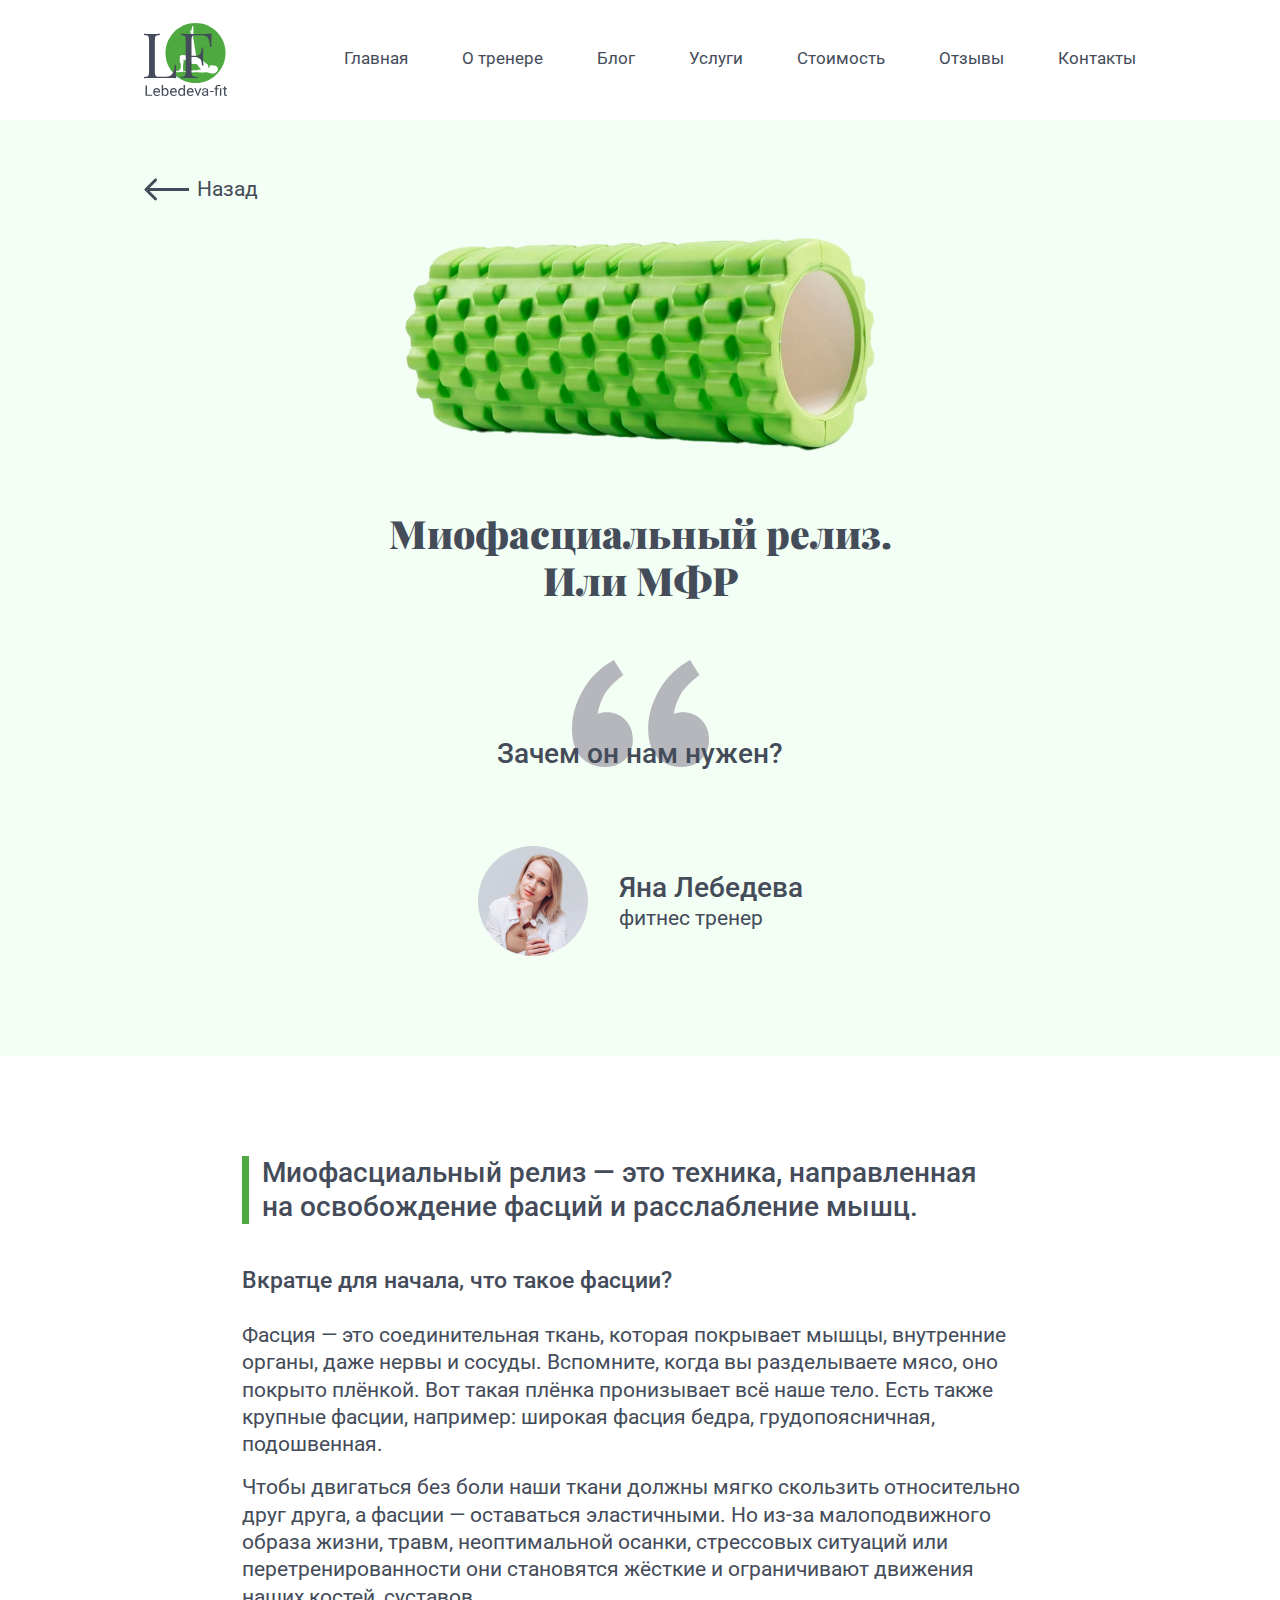
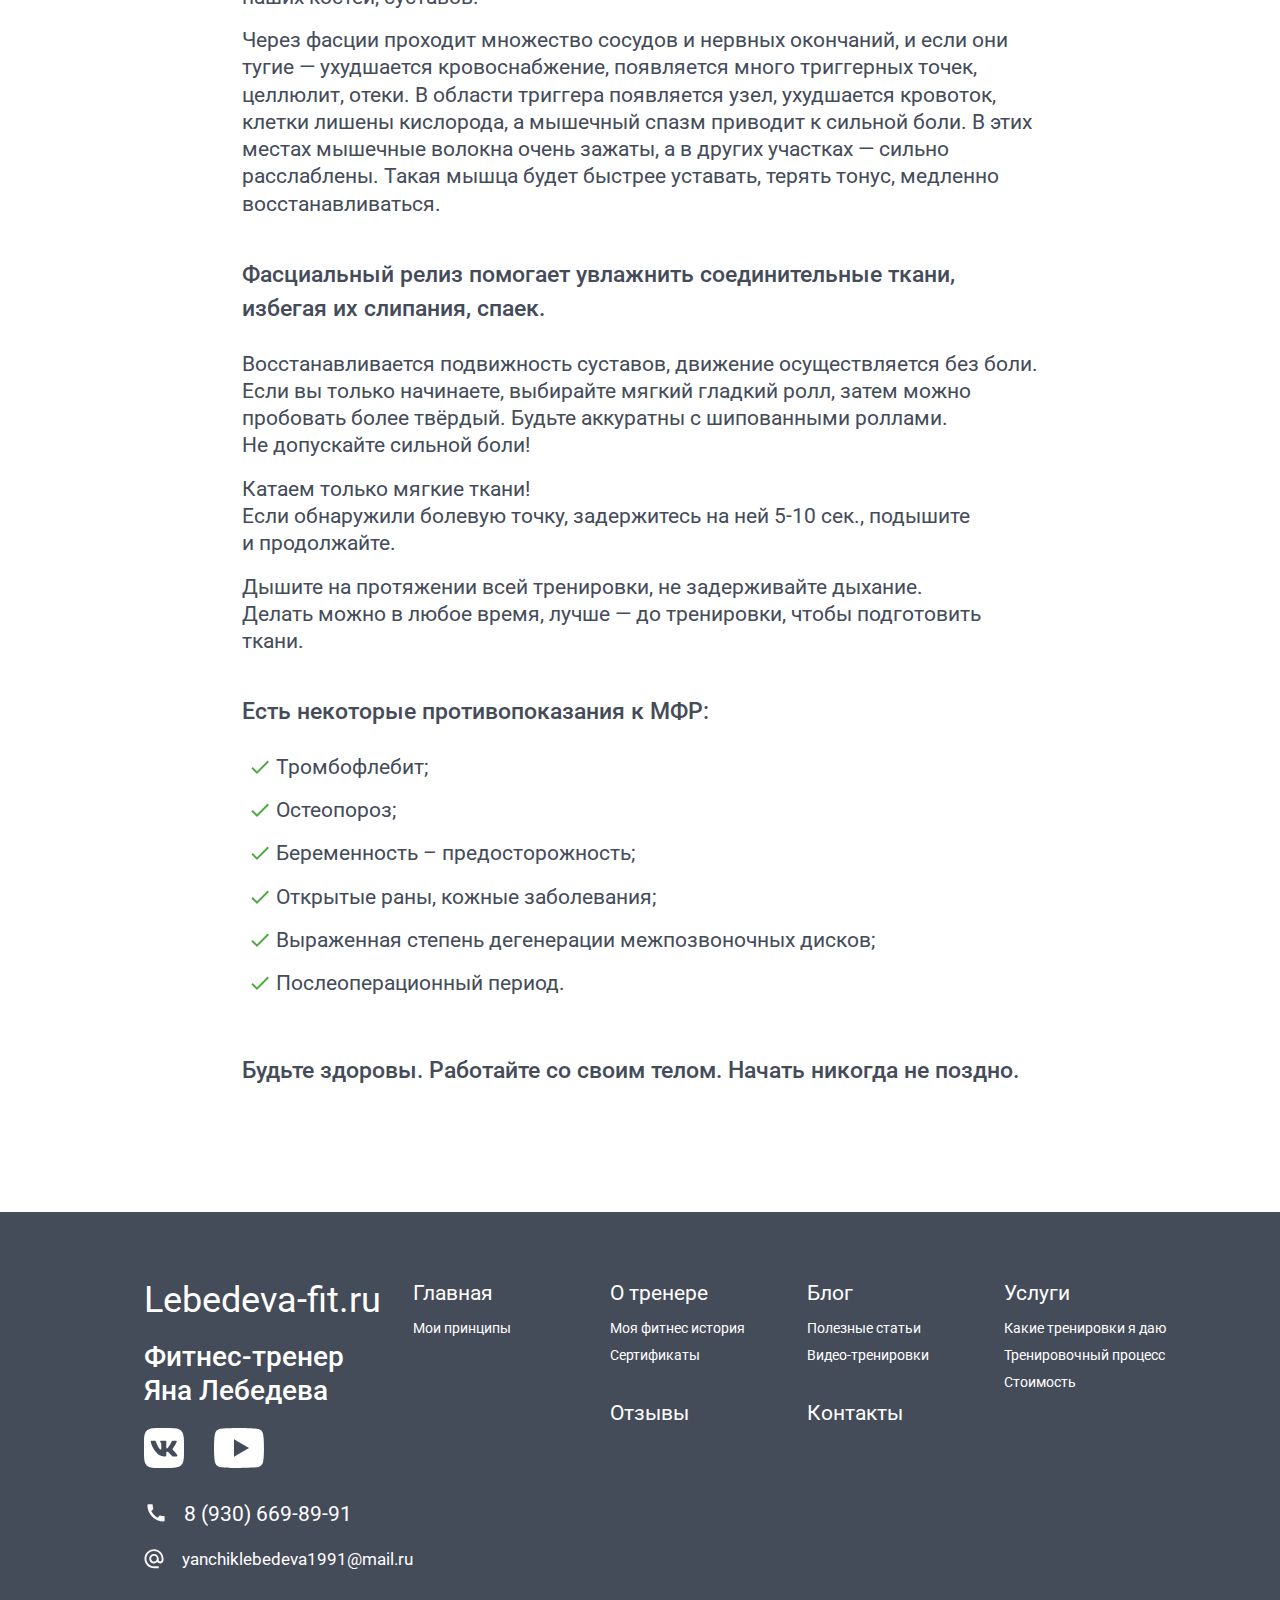
<file: blog-item/blog5.html>
<!DOCTYPE html>
<html lang="ru">
<head>
    <meta charset="UTF-8">
    <meta http-equiv="X-UA-Compatible" content="IE=edge">
    <meta name="viewport" content="width=device-width, initial-scale=1.0">
    <title>Lebedeva-fit</title>
    
    <link rel="stylesheet" href="../style/style.css">
</head>
<body>
    <header class="header">
        <div class="header__container container">
            <div class="header__menu-inner">
                <div class="header__logo"><a href="../index.html"><img class="header__logo-img" src="../image/logo/logoforlight.svg" alt=""></a></div>
                
                <nav class="header__menu">
                    <ul class="header__menu-list">
                        <li class="header__menu-item"><a class="header__menu-link" href="../index.html">Главная</a></li>
                        <li class="header__menu-item"><a class="header__menu-link" href="../about.html">О тренере</a></li>
                        <li class="header__menu-item"><a class="header__menu-link" href="../blogs.html">Блог</a></li>
                        <li class="header__menu-item"><a class="header__menu-link" href="../index.html#questions">Услуги</a></li>
                        <li class="header__menu-item"><a class="header__menu-link" href="../index.html#price">Стоимость</a></li>
                        <li class="header__menu-item"><a class="header__menu-link" href="../index.html#reviews">Отзывы</a></li>
                        <li class="header__menu-item"><a class="header__menu-link" href="../index.html#contacts">Контакты</a></li>
                    </ul>
                    <div class="burger"><span></span></div>
                </nav>
                <div class="burger__menu">
                    <div class="burger__wrapper">
                        <div class="burger__header">
                                <div class="burger__inner">
                                    <div class="burger__logo">
                                        <img class="header__logo-img" src="../image/logo/logofornight.svg" alt="logo for night">
                                    </div>
                                    <p class="burger__title">Фитнес-тренер<br>
                                        Яна Лебедева</p>
                                </div>
                                <div class="adaptiv-close burger__close">
                                    
                                </div>
                                
                        </div>
                        <div class="burger__main">
                            <nav class="burger__content">
                                <ul class="burger__list">
                                    <li class="burger__item">
                                        <a href="../index.html" class="burger__item-link">Главная</a>
                                        <ul class="burger__sublist">
                                            <li class="burger__subitem">
                                                <a href="../index.html#principles" class="buger__subitem-link">Мои принципы</a>
                                            </li>
                                        </ul>
                                    </li>
                                    <li class="burger__item">
                                        <a href="../about.html" class="burger__item-link">О тренере</a>
                                        <ul class="burger__sublist">
                                            <li class="burger__subitem">
                                                <a href="../about.html#about-todes" class="buger__subitem-link">Моя фитнес история</a>
                                            </li>
                                            <li class="burger__subitem">
                                                <a href="../about.html#education" class="buger__subitem-link">Сертификаты</a>
                                            </li>
                                        </ul>
                                    </li>
                                    <li class="burger__item">
                                        <a href="../blogs.html" class="burger__item-link">Блог</a>
                                        <ul class="burger__sublist">
                                            <li class="burger__subitem">
                                                <a href="../blogs.html" class="buger__subitem-link">Полезные статьи</a>
                                            </li>
                                            <li class="burger__subitem">
                                                <a href="../blogs.html#youtube" class="buger__subitem-link">Видео-тренировки</a>
                                            </li>
                                            
                                        </ul>
                                    </li>
                                    <li class="burger__item">
                                        <a href="../index.html#questions" class="burger__item-link">Услуги</a>
                                        <ul class="burger__sublist">
                                            <li class="burger__subitem">
                                                <a href="../index.html#questions" class="buger__subitem-link">Какие тренировки я даю</a>
                                            </li>
                                            <li class="burger__subitem">
                                                <a href="../index.html#workout" class="buger__subitem-link">Тренировочный процесс</a>
                                            </li>
                                            
                                        </ul>
                                    </li>
                                    <li class="burger__item">
                                        <a href="../index.html#price" class="burger__item-link">стоимость</a>
                                    </li>
                                    <li class="burger__item">
                                        <a href="../index.html#reviews" class="burger__item-link">Отзывы</a>
                                    </li>
    
                                    <li class="burger__item">
                                        <a href="../index.html#contacts" class="burger__item-link">контакты</a>
                                    </li>
    
    
                                </ul>
                            </nav>
                            <div class="seti-links burger__seti-link">
                                <a href="https://vk.com/yanchik_lebedeva" class="contacts__link-item">
                                    <svg class="icon-white icon" width="40" height="40" viewBox="0 0 40 40" fill="none" xmlns="http://www.w3.org/2000/svg">
                                        <path d="M26.1462 0H13.8742C2.66624 0 0.000244141 2.666 0.000244141 13.854V26.126C0.000244141 37.332 2.64624 40 13.8542 40H26.1262C37.3322 40 40.0002 37.354 40.0002 26.146V13.874C40.0002 2.666 37.3542 0 26.1462 0ZM32.2922 28.54H29.3742C28.2702 28.54 27.9382 27.646 25.9582 25.666C24.2302 24 23.5002 23.792 23.0622 23.792C22.4582 23.792 22.2922 23.958 22.2922 24.792V27.416C22.2922 28.126 22.0622 28.542 20.2082 28.542C18.4089 28.4211 16.6641 27.8744 15.1174 26.9471C13.5708 26.0197 12.2666 24.7382 11.3122 23.208C9.04658 20.388 7.47013 17.0783 6.70825 13.542C6.70825 13.104 6.87425 12.708 7.70825 12.708H10.6242C11.3742 12.708 11.6442 13.042 11.9382 13.812C13.3542 17.98 15.7702 21.604 16.7502 21.604C17.1262 21.604 17.2902 21.438 17.2902 20.5V16.208C17.1662 14.25 16.1262 14.084 16.1262 13.376C16.1396 13.1893 16.2252 13.0151 16.3648 12.8904C16.5045 12.7657 16.6872 12.7002 16.8742 12.708H21.4582C22.0842 12.708 22.2922 13.02 22.2922 13.77V19.562C22.2922 20.188 22.5622 20.396 22.7502 20.396C23.1262 20.396 23.4162 20.188 24.1042 19.5C25.582 17.6979 26.7893 15.6902 27.6882 13.54C27.7801 13.2817 27.954 13.0606 28.1833 12.9104C28.4126 12.7602 28.6848 12.6891 28.9582 12.708H31.8762C32.7502 12.708 32.9362 13.146 32.7502 13.77C31.6892 16.1469 30.3764 18.4031 28.8342 20.5C28.5202 20.98 28.3942 21.23 28.8342 21.792C29.1242 22.23 30.1462 23.084 30.8342 23.896C31.8341 24.8933 32.6643 26.0471 33.2922 27.312C33.5422 28.124 33.1242 28.542 32.2922 28.542V28.54Z" />
                                    </svg>
                                </a>
                                <a href="https://www.youtube.com/@Lebedeva-fit" class="contacts__link-item">
                                    <svg class="icon-white icon" width="50" height="40" viewBox="0 0 50 40" fill="none" xmlns="http://www.w3.org/2000/svg">
                                        <path d="M48.955 5.465C48.38 3.315 46.685 1.62 44.535 1.045C40.635 5.21541e-07 25 0 25 0C25 0 9.365 5.21541e-07 5.465 1.045C3.315 1.62 1.62 3.315 1.045 5.465C-7.45058e-08 9.365 0 20 0 20C0 20 -7.45058e-08 30.635 1.045 34.535C1.62 36.685 3.315 38.38 5.465 38.955C9.365 40 25 40 25 40C25 40 40.635 40 44.535 38.955C46.6875 38.38 48.38 36.685 48.955 34.535C50 30.635 50 20 50 20C50 20 50 9.365 48.955 5.465ZM20 28.66V11.34L35 20L20 28.66Z"/>
                                    </svg>
                                </a>
                                
                
                            </div>
                            <div class="burger__tel burger__contact">
                                <img src="../image/icon/call.svg" alt="tel">
                                <a href="tel:+79306698991" class="burger__tel-item">8 (930) 669-89-91</a>
                            </div>
                            <div class="burger__mail burger__contact">
                                <img src="../image/icon/mail-mini.svg" alt="mail">
                                <a href="mailto:yanchiklebedeva1991@mail.ru" class="burger__mail-item">yanchiklebedeva1991@mail.ru</a>
                            </div>
                        </div>
                    </div>
                </div>
                
                
                
               
            </div>
        </div>
    </header>
    <main>
        <section class="blog-item">
            <div class="container blog-item__container">
                <a href="../blogs.html" class="blog-item__previous">
                    <img src="../image/blog-item/arrow.svg" alt="Назад" class="blog-item__previous-pointer">
                    <p class="blog-item__previous-text">Назад</p>
                </a>
                <div class="inner blog-item__inner">
                   <div class="blog-item__info">
                        <img src="../image/blog-item/blog-item5.png" alt="Дыхание" class="blog-item__image">
                        <h2 class="blog-item__title">
                            Миофасциальный релиз.<br>Или МФР
                        </h2>
                        <div  class="blog-item__subtitle">
                            <p class="blog-item__subtitle-text">Зачем он нам нужен?</p>
                        </div>
                   </div>
                   <div class="blog-item__avatar">
                       <img src="../image/icon/avatar.png" alt="" class="blog-item__avatar-img avatar-img">
                       <div class="blog-item__avatar-content">
                           <p class="blog-item__avatar-title">
                            Яна Лебедева
                           </p>
                           <div class="blog-item__avatar-text">
                            фитнес тренер
                           </div>
                          
                       </div>
                   </div>

                </div>
            </div>
        </section>
        <section class="blog-wrapper">
            <div class="container">
                <div class="inner">
                    <div class="blog-wrapper__inner">
                        <div class="blog-wrapper__quotation">
                            <p class="blog-wrapper__title">
                                Миофасциальный релиз&nbsp;&mdash; это техника, направленная на&nbsp;освобождение фасций и&nbsp;расслабление мышц.
                            </p>
                            
                        </div>
                        <div class="blog-wrapper__content">
                            <p class="blog-wrapper__content-subtitle">Вкратце для начала, что такое фасции?</p>
                            <p class="blog-wrapper__content-text">
                                Фасция&nbsp;&mdash; это соединительная ткань, которая покрывает мышцы, внутренние органы, даже нервы и&nbsp;сосуды. Вспомните, когда вы&nbsp;разделываете мясо, оно покрыто плёнкой. Вот такая плёнка пронизывает всё наше тело. Есть также крупные фасции, например: широкая фасция бедра, грудопоясничная, подошвенная.
                            </p>
                            <p class="blog-wrapper__content-text">
                                Чтобы двигаться без боли наши ткани должны мягко скользить относительно друг друга, а&nbsp;фасции&nbsp;&mdash; оставаться эластичными. Но&nbsp;из-за малоподвижного образа жизни, травм, неоптимальной осанки, стрессовых ситуаций или перетренированности они становятся жёсткие и&nbsp;ограничивают движения наших костей, суставов.
                            </p>
                            <p class="blog-wrapper__content-text">
                                Через фасции проходит множество сосудов и&nbsp;нервных окончаний, и&nbsp;если они тугие&nbsp;&mdash; ухудшается кровоснабжение, появляется много триггерных точек, целлюлит, отеки. В&nbsp;области триггера появляется узел, ухудшается кровоток, клетки лишены кислорода, а&nbsp;мышечный спазм приводит к&nbsp;сильной боли. В&nbsp;этих местах мышечные волокна очень зажаты, а&nbsp;в&nbsp;других участках&nbsp;&mdash; сильно расслаблены. Такая мышца будет быстрее уставать, терять тонус, медленно восстанавливаться.
                            </p>
                         
                        </div>
                        <div class="blog-wrapper__content">
                            <p class="blog-wrapper__content-subtitle">Фасциальный релиз помогает увлажнить соединительные ткани, избегая их&nbsp;слипания, спаек.</p>
                            <p class="blog-wrapper__content-text">
                                Восстанавливается подвижность суставов, движение осуществляется без боли. 
                                Если вы&nbsp;только начинаете, выбирайте мягкий гладкий ролл, затем можно пробовать более твёрдый. Будьте аккуратны с&nbsp;шипованными роллами. Не&nbsp;допускайте сильной боли!
                            </p>
                            <p class="blog-wrapper__content-text">
                                Катаем только мягкие ткани!<br>
                                Если обнаружили болевую точку, задержитесь на&nbsp;ней 5-10&nbsp;сек., подышите и&nbsp;продолжайте.
                            </p>
                            <p class="blog-wrapper__content-text">
                                Дышите на&nbsp;протяжении всей тренировки, не&nbsp;задерживайте дыхание.<br>Делать можно в&nbsp;любое время, лучше&nbsp;&mdash; до&nbsp;тренировки, чтобы подготовить ткани.
                            </p>
                         
                        </div>
                        <div class="blog-wrapper__content">
                            <p class="blog-wrapper__content-subtitle">Есть некоторые противопоказания к МФР:</p>
                            <ul>
                                <li class="blog-wrapper__content-text">
                                    Тромбофлебит;
                                </li>
                                <li class="blog-wrapper__content-text">
                                    Остеопороз;
                                </li>
                                <li class="blog-wrapper__content-text">
                                    Беременность – предосторожность;
                                </li>
                                <li class="blog-wrapper__content-text">
                                    Открытые раны, кожные заболевания;
                                </li>
                                <li class="blog-wrapper__content-text">
                                    Выраженная степень дегенерации межпозвоночных дисков;
                                </li>
                                <li class="blog-wrapper__content-text">
                                    Послеоперационный период.
                                </li>
                            </ul>
                        </div>
                        
                         <div class="blog-wrapper__content">
                            <p class="blog-wrapper__content-subtitle">Будьте здоровы. Работайте со&nbsp;своим телом. Начать никогда не&nbsp;поздно.</p>
                            
                        </div>
                         
                        
                        
                        
                    </div> 
                    

                </div>
            </div>
        </section>
         
    </main>
    <footer class="footer">
        <div class="container footer__container">
            <div class="footer__contacts">
                <p class="footer__title">Lebedeva-fit.ru</p>
                <p class="footer__subtitle">Фитнес-тренер<br>Яна Лебедева</p>
                <div class="seti-links footer__links">
                    <a href="https://vk.com/yanchik_lebedeva" class="contacts__link-item">
                        <svg class="icon-white icon" width="40" height="40" viewBox="0 0 40 40" fill="none" xmlns="http://www.w3.org/2000/svg">
                            <path d="M26.1462 0H13.8742C2.66624 0 0.000244141 2.666 0.000244141 13.854V26.126C0.000244141 37.332 2.64624 40 13.8542 40H26.1262C37.3322 40 40.0002 37.354 40.0002 26.146V13.874C40.0002 2.666 37.3542 0 26.1462 0ZM32.2922 28.54H29.3742C28.2702 28.54 27.9382 27.646 25.9582 25.666C24.2302 24 23.5002 23.792 23.0622 23.792C22.4582 23.792 22.2922 23.958 22.2922 24.792V27.416C22.2922 28.126 22.0622 28.542 20.2082 28.542C18.4089 28.4211 16.6641 27.8744 15.1174 26.9471C13.5708 26.0197 12.2666 24.7382 11.3122 23.208C9.04658 20.388 7.47013 17.0783 6.70825 13.542C6.70825 13.104 6.87425 12.708 7.70825 12.708H10.6242C11.3742 12.708 11.6442 13.042 11.9382 13.812C13.3542 17.98 15.7702 21.604 16.7502 21.604C17.1262 21.604 17.2902 21.438 17.2902 20.5V16.208C17.1662 14.25 16.1262 14.084 16.1262 13.376C16.1396 13.1893 16.2252 13.0151 16.3648 12.8904C16.5045 12.7657 16.6872 12.7002 16.8742 12.708H21.4582C22.0842 12.708 22.2922 13.02 22.2922 13.77V19.562C22.2922 20.188 22.5622 20.396 22.7502 20.396C23.1262 20.396 23.4162 20.188 24.1042 19.5C25.582 17.6979 26.7893 15.6902 27.6882 13.54C27.7801 13.2817 27.954 13.0606 28.1833 12.9104C28.4126 12.7602 28.6848 12.6891 28.9582 12.708H31.8762C32.7502 12.708 32.9362 13.146 32.7502 13.77C31.6892 16.1469 30.3764 18.4031 28.8342 20.5C28.5202 20.98 28.3942 21.23 28.8342 21.792C29.1242 22.23 30.1462 23.084 30.8342 23.896C31.8341 24.8933 32.6643 26.0471 33.2922 27.312C33.5422 28.124 33.1242 28.542 32.2922 28.542V28.54Z" />
                        </svg>
                    </a>
                    <a href="https://www.youtube.com/@Lebedeva-fit" class="contacts__link-item">
                        <svg class="icon-white icon" width="50" height="40" viewBox="0 0 50 40" fill="none" xmlns="http://www.w3.org/2000/svg">
                            <path d="M48.955 5.465C48.38 3.315 46.685 1.62 44.535 1.045C40.635 5.21541e-07 25 0 25 0C25 0 9.365 5.21541e-07 5.465 1.045C3.315 1.62 1.62 3.315 1.045 5.465C-7.45058e-08 9.365 0 20 0 20C0 20 -7.45058e-08 30.635 1.045 34.535C1.62 36.685 3.315 38.38 5.465 38.955C9.365 40 25 40 25 40C25 40 40.635 40 44.535 38.955C46.6875 38.38 48.38 36.685 48.955 34.535C50 30.635 50 20 50 20C50 20 50 9.365 48.955 5.465ZM20 28.66V11.34L35 20L20 28.66Z"/>
                        </svg>
                    </a>
                   
    
                </div>
                <div class="footer__tel">
                    <img src="../image/icon/call.svg" alt="tesl">
                    <a href="tel:+79306698991" class="footer__tel-item">8 (930) 669-89-91</a>
                </div>
                <div class="footer__mail">
                    <img src="../image/icon/mail-mini.svg" alt="mail">
                    <a href="mailto:yanchiklebedeva1991@mail.ru" class="footer__mail-item">yanchiklebedeva1991@mail.ru</a>
                </div>
            </div>
            <div class="footer__menu">
                <div  class="footer__menu-item">
                    <a href="../index.html" class="footer__menu-subtitle">Главная</a>
                    <a href="../index.html#principles" class="footer__menu-text">Мои принципы</a>
                </div>
                <div class="footer__menu-item">
                    <a href="../about.html" class="footer__menu-subtitle">О тренере</a>
                    <a href="../about.html#about-todes" class="footer__menu-text">Моя фитнес история</a>
                    <a href="../about.html#education" class="footer__menu-text">Сертификаты</a>
                </div>
                <div class="footer__menu-item">
                    <a href="../blogs.html" class="footer__menu-subtitle">Блог</a>
                    <a href="../blogs.html" class="footer__menu-text">Полезные статьи</a>
                    <a href="../blogs.html#youtube" class="footer__menu-text">Видео-тренировки</a>
                </div>
                <div class="footer__menu-item">
                    <a href="../index.html#questions" class="footer__menu-subtitle">Услуги</a>
                    <a href="../index.html#questions" class="footer__menu-text">Какие тренировки я даю</a>
                    <a href="../index.html#workout" class="footer__menu-text">Тренировочный процесс</a>
                    <a href="../index.html#price" class="footer__menu-text">Стоимость</a>
                   
                </div>
                <div class="footer__menu-item">
                    <a href="../index.html#reviews" class="footer__menu-subtitle">Отзывы</a>
                </div>
                <div class="footer__menu-item">
                    <a href="../index.html#contacts" class="footer__menu-subtitle">Контакты</a>
                </div>
            </div>
        </div>
    </footer> 
    <script src="../script/jquery.min.js"></script>
    <script src="../script/block.js"></script>
    <script src="../script/burger.js"></script>
    
</body>
</html>
</file>
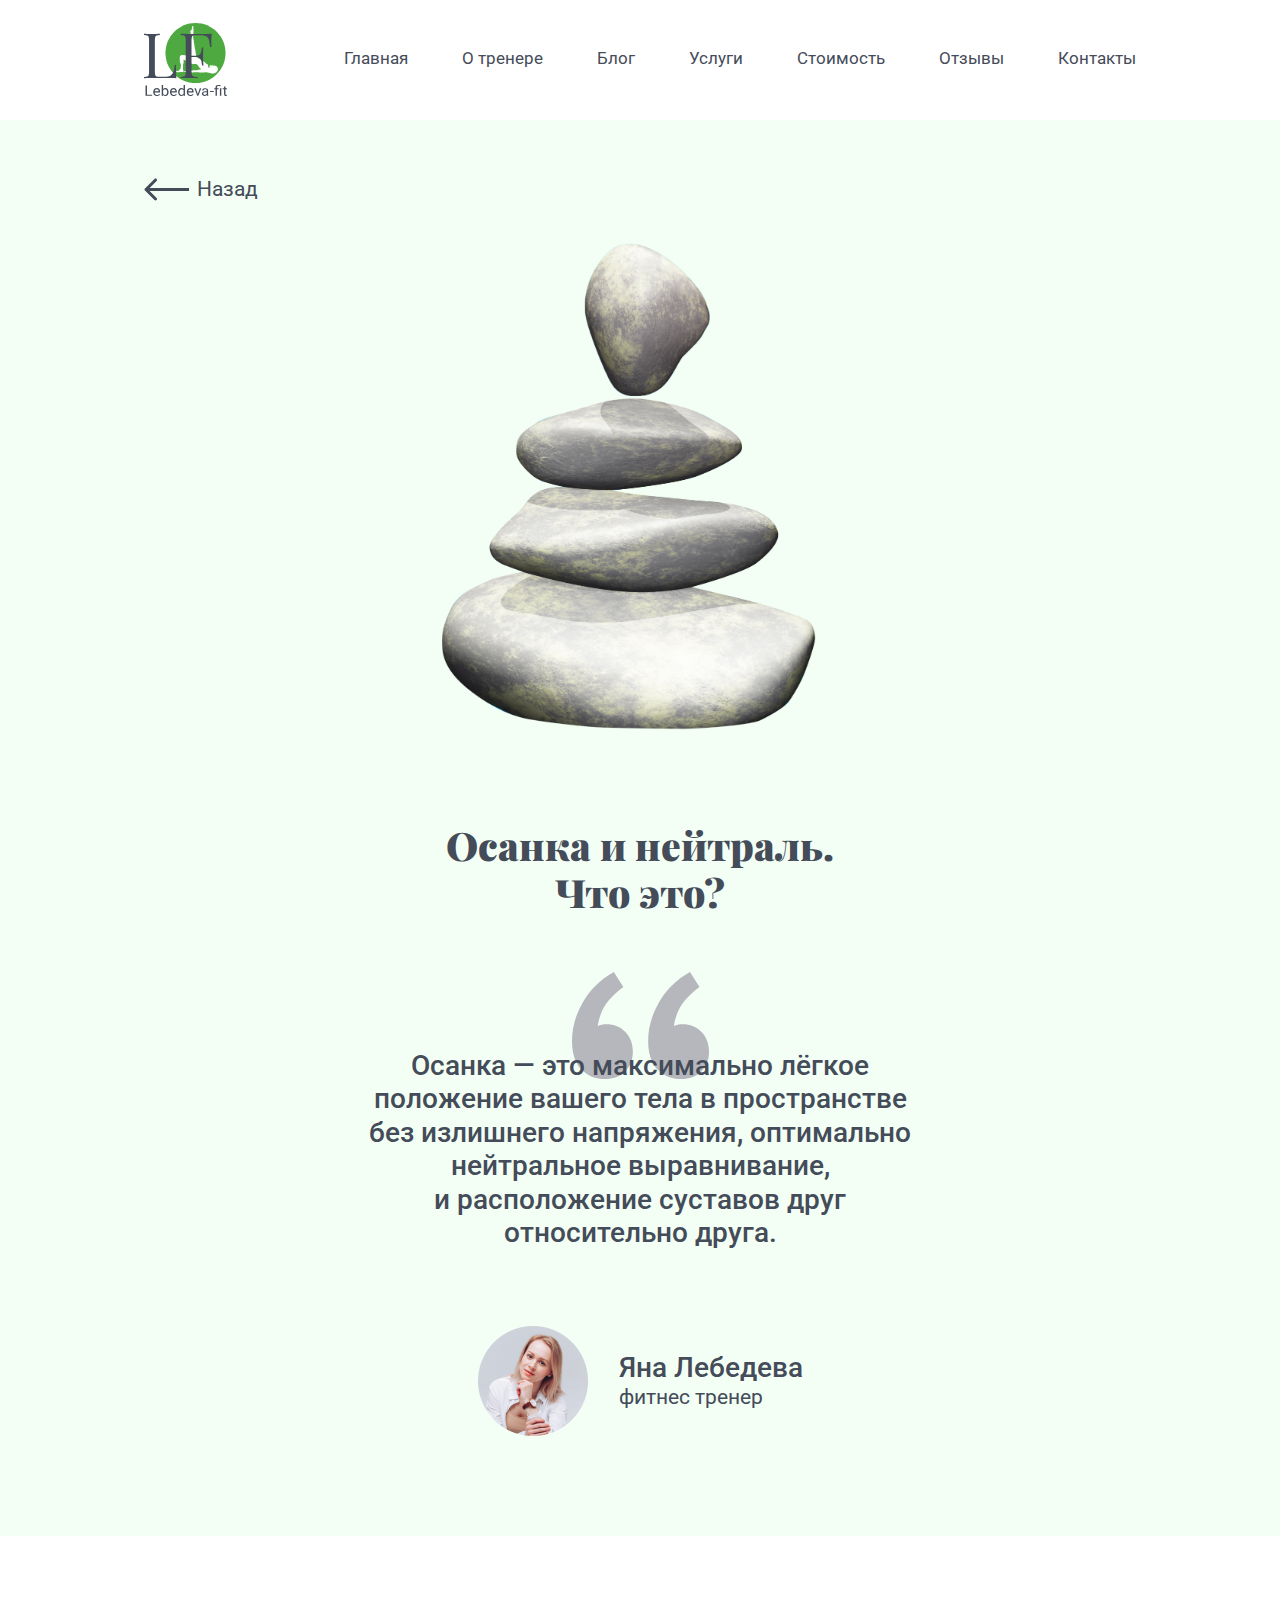
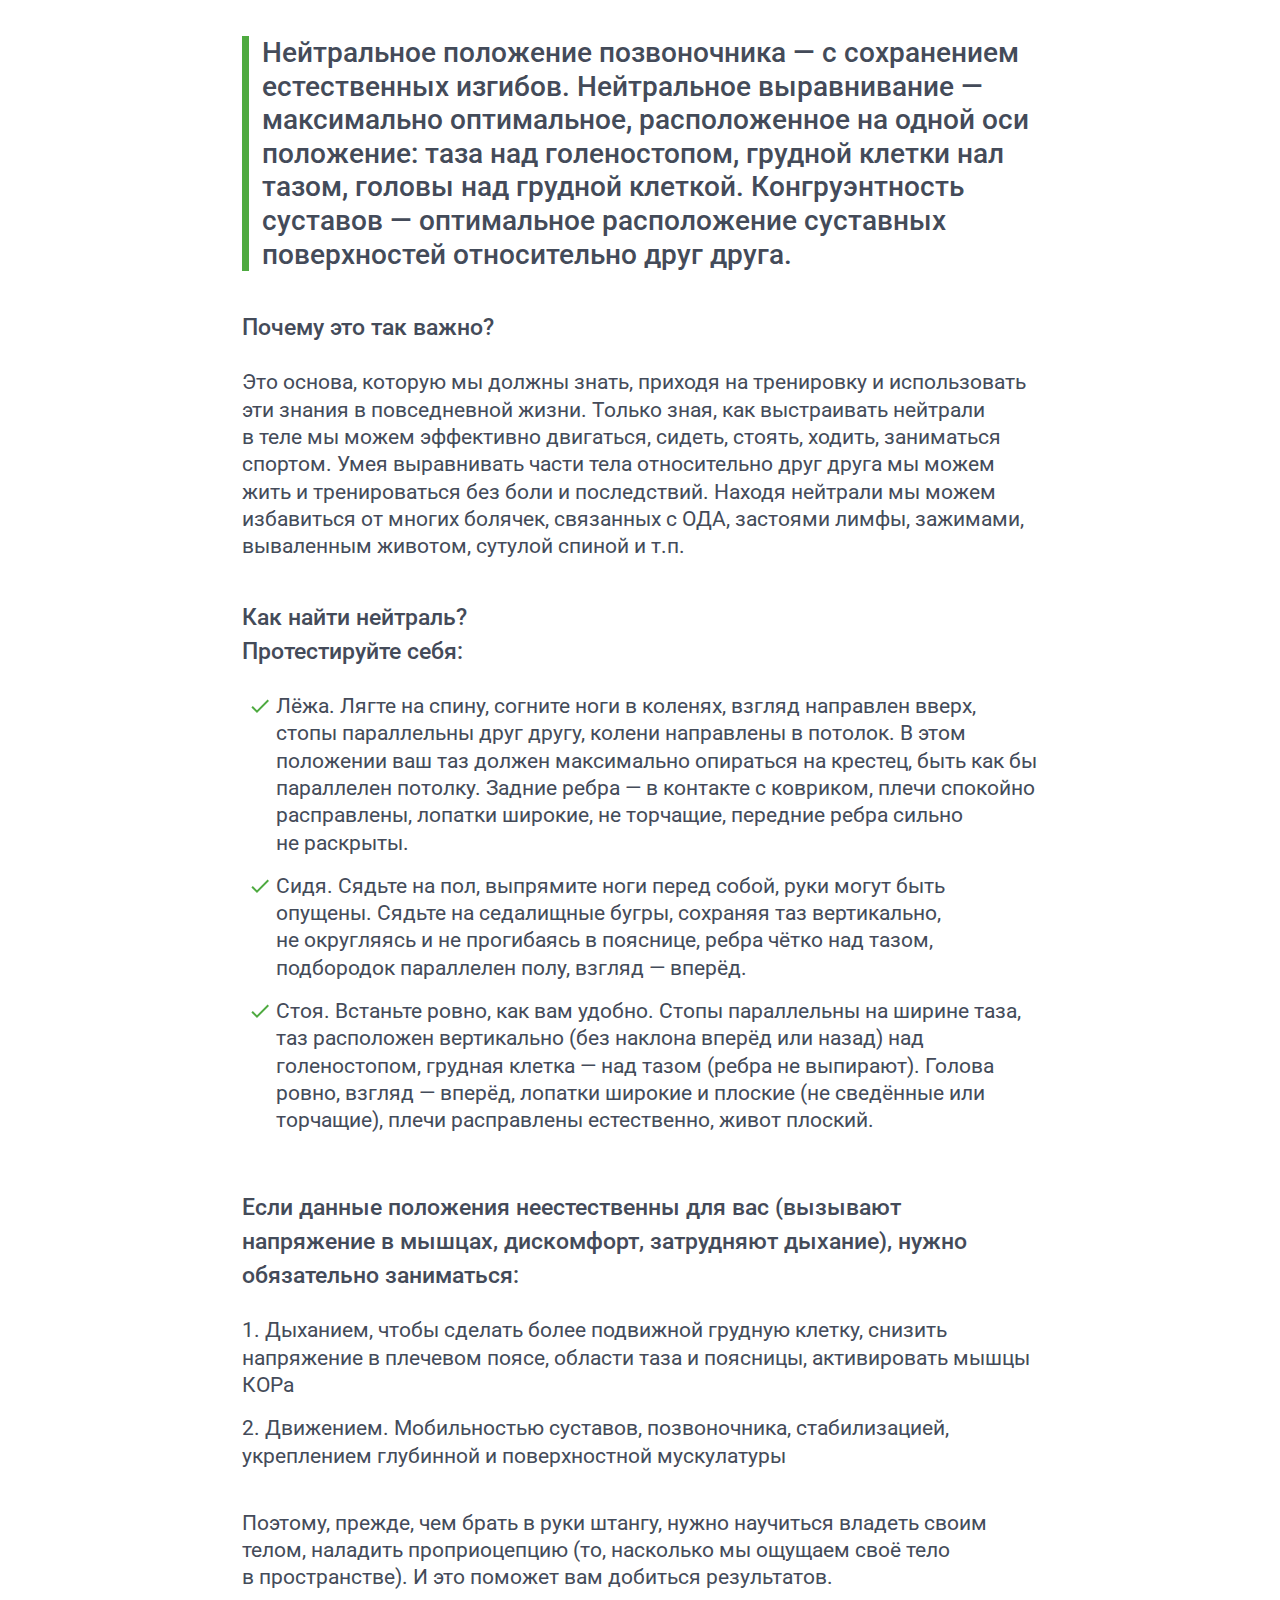
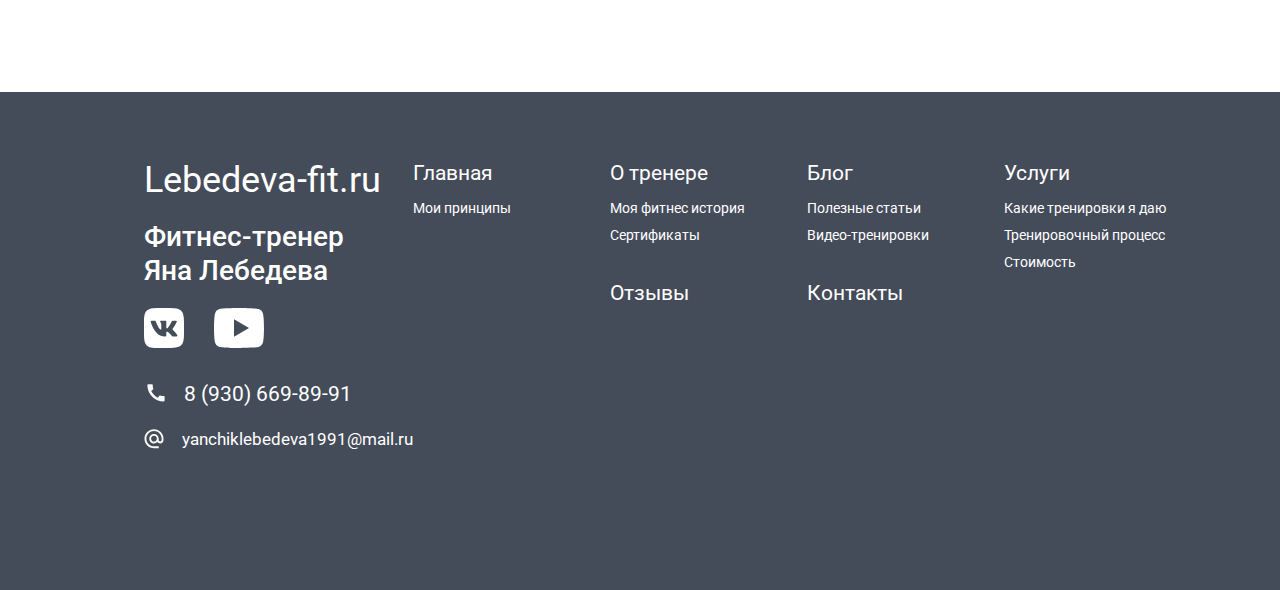
<file: blog-item/blog6.html>
<!DOCTYPE html>
<html lang="ru">
<head>
    <meta charset="UTF-8">
    <meta http-equiv="X-UA-Compatible" content="IE=edge">
    <meta name="viewport" content="width=device-width, initial-scale=1.0">
    <title>Lebedeva-fit</title>
    
    <link rel="stylesheet" href="../style/style.css">
</head>
<body>
    <header class="header">
        <div class="header__container container">
            <div class="header__menu-inner">
                <div class="header__logo"><a href="../index.html"><img class="header__logo-img" src="../image/logo/logoforlight.svg" alt=""></a></div>
                
                <nav class="header__menu">
                    <ul class="header__menu-list">
                        <li class="header__menu-item"><a class="header__menu-link" href="../index.html">Главная</a></li>
                        <li class="header__menu-item"><a class="header__menu-link" href="../about.html">О тренере</a></li>
                        <li class="header__menu-item"><a class="header__menu-link" href="../blogs.html">Блог</a></li>
                        <li class="header__menu-item"><a class="header__menu-link" href="../index.html#questions">Услуги</a></li>
                        <li class="header__menu-item"><a class="header__menu-link" href="../index.html#price">Стоимость</a></li>
                        <li class="header__menu-item"><a class="header__menu-link" href="../index.html#reviews">Отзывы</a></li>
                        <li class="header__menu-item"><a class="header__menu-link" href="../index.html#contacts">Контакты</a></li>
                    </ul>
                    <div class="burger"><span></span></div>
                </nav>
                <div class="burger__menu">
                    <div class="burger__wrapper">
                        <div class="burger__header">
                                <div class="burger__inner">
                                    <div class="burger__logo">
                                        <img class="header__logo-img" src="../image/logo/logofornight.svg" alt="logo for night">
                                    </div>
                                    <p class="burger__title">Фитнес-тренер<br>
                                        Яна Лебедева</p>
                                </div>
                                <div class="adaptiv-close burger__close">
                                    
                                </div>
                                
                        </div>
                        <div class="burger__main">
                            <nav class="burger__content">
                                <ul class="burger__list">
                                    <li class="burger__item">
                                        <a href="../index.html" class="burger__item-link">Главная</a>
                                        <ul class="burger__sublist">
                                            <li class="burger__subitem">
                                                <a href="../index.html#principles" class="buger__subitem-link">Мои принципы</a>
                                            </li>
                                        </ul>
                                    </li>
                                    <li class="burger__item">
                                        <a href="../about.html" class="burger__item-link">О тренере</a>
                                        <ul class="burger__sublist">
                                            <li class="burger__subitem">
                                                <a href="../about.html#about-todes" class="buger__subitem-link">Моя фитнес история</a>
                                            </li>
                                            <li class="burger__subitem">
                                                <a href="../about.html#education" class="buger__subitem-link">Сертификаты</a>
                                            </li>
                                        </ul>
                                    </li>
                                    <li class="burger__item">
                                        <a href="../blogs.html" class="burger__item-link">Блог</a>
                                        <ul class="burger__sublist">
                                            <li class="burger__subitem">
                                                <a href="../blogs.html" class="buger__subitem-link">Полезные статьи</a>
                                            </li>
                                            <li class="burger__subitem">
                                                <a href="../blogs.html#youtube" class="buger__subitem-link">Видео-тренировки</a>
                                            </li>
                                            
                                        </ul>
                                    </li>
                                    <li class="burger__item">
                                        <a href="../index.html#questions" class="burger__item-link">Услуги</a>
                                        <ul class="burger__sublist">
                                            <li class="burger__subitem">
                                                <a href="../index.html#questions" class="buger__subitem-link">Какие тренировки я даю</a>
                                            </li>
                                            <li class="burger__subitem">
                                                <a href="../index.html#workout" class="buger__subitem-link">Тренировочный процесс</a>
                                            </li>
                                            
                                        </ul>
                                    </li>
                                    <li class="burger__item">
                                        <a href="../index.html#price" class="burger__item-link">стоимость</a>
                                    </li>
                                    <li class="burger__item">
                                        <a href="../index.html#reviews" class="burger__item-link">Отзывы</a>
                                    </li>
    
                                    <li class="burger__item">
                                        <a href="../index.html#contacts" class="burger__item-link">контакты</a>
                                    </li>
    
    
                                </ul>
                            </nav>
                            <div class="seti-links burger__seti-link">
                                <a href="https://vk.com/yanchik_lebedeva" class="contacts__link-item">
                                    <svg class="icon-white icon" width="40" height="40" viewBox="0 0 40 40" fill="none" xmlns="http://www.w3.org/2000/svg">
                                        <path d="M26.1462 0H13.8742C2.66624 0 0.000244141 2.666 0.000244141 13.854V26.126C0.000244141 37.332 2.64624 40 13.8542 40H26.1262C37.3322 40 40.0002 37.354 40.0002 26.146V13.874C40.0002 2.666 37.3542 0 26.1462 0ZM32.2922 28.54H29.3742C28.2702 28.54 27.9382 27.646 25.9582 25.666C24.2302 24 23.5002 23.792 23.0622 23.792C22.4582 23.792 22.2922 23.958 22.2922 24.792V27.416C22.2922 28.126 22.0622 28.542 20.2082 28.542C18.4089 28.4211 16.6641 27.8744 15.1174 26.9471C13.5708 26.0197 12.2666 24.7382 11.3122 23.208C9.04658 20.388 7.47013 17.0783 6.70825 13.542C6.70825 13.104 6.87425 12.708 7.70825 12.708H10.6242C11.3742 12.708 11.6442 13.042 11.9382 13.812C13.3542 17.98 15.7702 21.604 16.7502 21.604C17.1262 21.604 17.2902 21.438 17.2902 20.5V16.208C17.1662 14.25 16.1262 14.084 16.1262 13.376C16.1396 13.1893 16.2252 13.0151 16.3648 12.8904C16.5045 12.7657 16.6872 12.7002 16.8742 12.708H21.4582C22.0842 12.708 22.2922 13.02 22.2922 13.77V19.562C22.2922 20.188 22.5622 20.396 22.7502 20.396C23.1262 20.396 23.4162 20.188 24.1042 19.5C25.582 17.6979 26.7893 15.6902 27.6882 13.54C27.7801 13.2817 27.954 13.0606 28.1833 12.9104C28.4126 12.7602 28.6848 12.6891 28.9582 12.708H31.8762C32.7502 12.708 32.9362 13.146 32.7502 13.77C31.6892 16.1469 30.3764 18.4031 28.8342 20.5C28.5202 20.98 28.3942 21.23 28.8342 21.792C29.1242 22.23 30.1462 23.084 30.8342 23.896C31.8341 24.8933 32.6643 26.0471 33.2922 27.312C33.5422 28.124 33.1242 28.542 32.2922 28.542V28.54Z" />
                                    </svg>
                                </a>
                                <a href="https://www.youtube.com/@Lebedeva-fit" class="contacts__link-item">
                                    <svg class="icon-white icon" width="50" height="40" viewBox="0 0 50 40" fill="none" xmlns="http://www.w3.org/2000/svg">
                                        <path d="M48.955 5.465C48.38 3.315 46.685 1.62 44.535 1.045C40.635 5.21541e-07 25 0 25 0C25 0 9.365 5.21541e-07 5.465 1.045C3.315 1.62 1.62 3.315 1.045 5.465C-7.45058e-08 9.365 0 20 0 20C0 20 -7.45058e-08 30.635 1.045 34.535C1.62 36.685 3.315 38.38 5.465 38.955C9.365 40 25 40 25 40C25 40 40.635 40 44.535 38.955C46.6875 38.38 48.38 36.685 48.955 34.535C50 30.635 50 20 50 20C50 20 50 9.365 48.955 5.465ZM20 28.66V11.34L35 20L20 28.66Z"/>
                                    </svg>
                                </a>
                                
                
                            </div>
                            <div class="burger__tel burger__contact">
                                <img src="../image/icon/call.svg" alt="tel">
                                <a href="tel:+79306698991" class="burger__tel-item">8 (930) 669-89-91</a>
                            </div>
                            <div class="burger__mail burger__contact">
                                <img src="../image/icon/mail-mini.svg" alt="mail">
                                <a href="mailto:yanchiklebedeva1991@mail.ru" class="burger__mail-item">yanchiklebedeva1991@mail.ru</a>
                            </div>
                        </div>
                    </div>
                </div>
                
                
                
               
            </div>
        </div>
    </header>
    <main>
        <section class="blog-item">
            <div class="container blog-item__container">
                <a href="../blogs.html" class="blog-item__previous">
                    <img src="../image/blog-item/arrow.svg" alt="Назад" class="blog-item__previous-pointer">
                    <p class="blog-item__previous-text">Назад</p>
                </a>
                <div class="inner blog-item__inner">
                   <div class="blog-item__info">
                        <img src="../image/blog-item/blog-item6.png" alt="Осанка" class="blog-item__image">
                        <h2 class="blog-item__title">
                            Осанка и&nbsp;нейтраль.<br>Что это?
                        </h2>
                        <div  class="blog-item__subtitle">
                            <p class="blog-item__subtitle-text">Осанка&nbsp;&mdash; это максимально лёгкое положение вашего тела в&nbsp;пространстве без излишнего напряжения, оптимально нейтральное выравнивание, и&nbsp;расположение суставов друг относительно друга.</p>
                        </div>
                   </div>
                   <div class="blog-item__avatar">
                       <img src="../image/icon/avatar.png" alt="" class="blog-item__avatar-img avatar-img">
                       <div class="blog-item__avatar-content">
                           <p class="blog-item__avatar-title">
                            Яна Лебедева
                           </p>
                           <div class="blog-item__avatar-text">
                            фитнес тренер
                           </div>
                          
                       </div>
                   </div>

                </div>
            </div>
        </section>
        <section class="blog-wrapper">
            <div class="container">
                <div class="inner">
                    <div class="blog-wrapper__inner">
                        <div class="blog-wrapper__quotation">
                            <p class="blog-wrapper__title">
                                Нейтральное положение позвоночника&nbsp;&mdash; с&nbsp;сохранением естественных изгибов. 
                                Нейтральное выравнивание&nbsp;&mdash; максимально оптимальное, расположенное на&nbsp;одной оси положение: таза над голеностопом, грудной клетки нал тазом, головы над грудной клеткой.
                                Конгруэнтность суставов&nbsp;&mdash; оптимальное расположение суставных поверхностей относительно друг друга.
                            </p>
                            
                        </div>
                        <div class="blog-wrapper__content">
                            <p class="blog-wrapper__content-subtitle">Почему это так важно?</p>
                            <p class="blog-wrapper__content-text">
                                Это основа, которую мы&nbsp;должны знать, приходя на&nbsp;тренировку и&nbsp;использовать эти знания в&nbsp;повседневной жизни. Только зная, как выстраивать нейтрали в&nbsp;теле мы&nbsp;можем эффективно двигаться, сидеть, стоять, ходить, заниматься спортом. Умея выравнивать части тела относительно друг друга мы&nbsp;можем жить и&nbsp;тренироваться без боли и&nbsp;последствий. Находя нейтрали мы&nbsp;можем избавиться от&nbsp;многих болячек, связанных с&nbsp;ОДА, застоями лимфы, зажимами, вываленным животом, сутулой спиной и&nbsp;т.п.
                            </p>
                         </div>
                        
                        <div class="blog-wrapper__content">
                            <p class="blog-wrapper__content-subtitle">Как найти нейтраль?<br>Протестируйте себя:</p>
                            <ul>
                                <li class="blog-wrapper__content-text">
                                    Лёжа. Лягте на&nbsp;спину, согните ноги в&nbsp;коленях, взгляд направлен вверх, стопы параллельны друг другу, колени направлены в&nbsp;потолок. В&nbsp;этом положении ваш таз должен максимально опираться на&nbsp;крестец, быть как&nbsp;бы параллелен потолку. Задние ребра&nbsp;&mdash; в&nbsp;контакте с&nbsp;ковриком, плечи спокойно расправлены, лопатки широкие, не&nbsp;торчащие, передние ребра сильно не&nbsp;раскрыты.
                                </li>
                                <li class="blog-wrapper__content-text">
                                    Сидя. Сядьте на&nbsp;пол, выпрямите ноги перед собой, руки могут быть опущены. Сядьте на&nbsp;седалищные бугры, сохраняя таз вертикально, не&nbsp;округляясь и&nbsp;не&nbsp;прогибаясь в&nbsp;пояснице, ребра чётко над тазом, подбородок параллелен полу, взгляд&nbsp;&mdash; вперёд.
                                </li>
                                <li class="blog-wrapper__content-text">
                                    Стоя. Встаньте ровно, как вам удобно. Стопы параллельны на&nbsp;ширине таза, таз расположен вертикально (без наклона вперёд или назад) над голеностопом, грудная клетка&nbsp;&mdash; над тазом (ребра не&nbsp;выпирают). Голова ровно, взгляд&nbsp;&mdash; вперёд, лопатки широкие и&nbsp;плоские (не&nbsp;сведённые или торчащие), плечи расправлены естественно, живот плоский.
                                </li>
                               
                                
                            </ul>
                        </div>
                        <div class="blog-wrapper__content">
                            <p class="blog-wrapper__content-subtitle">Если данные положения неестественны для вас (вызывают напряжение в&nbsp;мышцах, дискомфорт, затрудняют дыхание), нужно обязательно заниматься:</p>
                            <p class="blog-wrapper__content-text">
                                1. Дыханием, чтобы сделать более подвижной грудную клетку, снизить напряжение в&nbsp;плечевом поясе, области таза и&nbsp;поясницы, активировать мышцы КОРа
                            </p>
                            <p class="blog-wrapper__content-text">
                                2. Движением. Мобильностью суставов, позвоночника, стабилизацией, укреплением глубинной и поверхностной мускулатуры
                            </p>
                        </div>
                        <div class="blog-wrapper__content">
                           <p class="blog-wrapper__content-text">
                                Поэтому, прежде, чем брать в&nbsp;руки штангу, нужно научиться владеть своим телом, наладить проприоцепцию (то, насколько мы&nbsp;ощущаем своё тело в&nbsp;пространстве). И&nbsp;это поможет вам добиться результатов.
                            </p>
                        </div>
                    </div> 
                    

                </div>
            </div>
        </section>
         
    </main>
    <footer class="footer">
        <div class="container footer__container">
            <div class="footer__contacts">
                <p class="footer__title">Lebedeva-fit.ru</p>
                <p class="footer__subtitle">Фитнес-тренер<br>Яна Лебедева</p>
                <div class="seti-links footer__links">
                    <a href="https://vk.com/yanchik_lebedeva" class="contacts__link-item">
                        <svg class="icon-white icon" width="40" height="40" viewBox="0 0 40 40" fill="none" xmlns="http://www.w3.org/2000/svg">
                            <path d="M26.1462 0H13.8742C2.66624 0 0.000244141 2.666 0.000244141 13.854V26.126C0.000244141 37.332 2.64624 40 13.8542 40H26.1262C37.3322 40 40.0002 37.354 40.0002 26.146V13.874C40.0002 2.666 37.3542 0 26.1462 0ZM32.2922 28.54H29.3742C28.2702 28.54 27.9382 27.646 25.9582 25.666C24.2302 24 23.5002 23.792 23.0622 23.792C22.4582 23.792 22.2922 23.958 22.2922 24.792V27.416C22.2922 28.126 22.0622 28.542 20.2082 28.542C18.4089 28.4211 16.6641 27.8744 15.1174 26.9471C13.5708 26.0197 12.2666 24.7382 11.3122 23.208C9.04658 20.388 7.47013 17.0783 6.70825 13.542C6.70825 13.104 6.87425 12.708 7.70825 12.708H10.6242C11.3742 12.708 11.6442 13.042 11.9382 13.812C13.3542 17.98 15.7702 21.604 16.7502 21.604C17.1262 21.604 17.2902 21.438 17.2902 20.5V16.208C17.1662 14.25 16.1262 14.084 16.1262 13.376C16.1396 13.1893 16.2252 13.0151 16.3648 12.8904C16.5045 12.7657 16.6872 12.7002 16.8742 12.708H21.4582C22.0842 12.708 22.2922 13.02 22.2922 13.77V19.562C22.2922 20.188 22.5622 20.396 22.7502 20.396C23.1262 20.396 23.4162 20.188 24.1042 19.5C25.582 17.6979 26.7893 15.6902 27.6882 13.54C27.7801 13.2817 27.954 13.0606 28.1833 12.9104C28.4126 12.7602 28.6848 12.6891 28.9582 12.708H31.8762C32.7502 12.708 32.9362 13.146 32.7502 13.77C31.6892 16.1469 30.3764 18.4031 28.8342 20.5C28.5202 20.98 28.3942 21.23 28.8342 21.792C29.1242 22.23 30.1462 23.084 30.8342 23.896C31.8341 24.8933 32.6643 26.0471 33.2922 27.312C33.5422 28.124 33.1242 28.542 32.2922 28.542V28.54Z" />
                        </svg>
                    </a>
                    <a href="https://www.youtube.com/@Lebedeva-fit" class="contacts__link-item">
                        <svg class="icon-white icon" width="50" height="40" viewBox="0 0 50 40" fill="none" xmlns="http://www.w3.org/2000/svg">
                            <path d="M48.955 5.465C48.38 3.315 46.685 1.62 44.535 1.045C40.635 5.21541e-07 25 0 25 0C25 0 9.365 5.21541e-07 5.465 1.045C3.315 1.62 1.62 3.315 1.045 5.465C-7.45058e-08 9.365 0 20 0 20C0 20 -7.45058e-08 30.635 1.045 34.535C1.62 36.685 3.315 38.38 5.465 38.955C9.365 40 25 40 25 40C25 40 40.635 40 44.535 38.955C46.6875 38.38 48.38 36.685 48.955 34.535C50 30.635 50 20 50 20C50 20 50 9.365 48.955 5.465ZM20 28.66V11.34L35 20L20 28.66Z"/>
                        </svg>
                    </a>
                    
    
                </div>
                <div class="footer__tel">
                    <img src="../image/icon/call.svg" alt="tesl">
                    <a href="tel:+79306698991" class="footer__tel-item">8 (930) 669-89-91</a>
                </div>
                <div class="footer__mail">
                    <img src="../image/icon/mail-mini.svg" alt="mail">
                    <a href="mailto:yanchiklebedeva1991@mail.ru" class="footer__mail-item">yanchiklebedeva1991@mail.ru</a>
                </div>
            </div>
            <div class="footer__menu">
                <div  class="footer__menu-item">
                    <a href="../index.html" class="footer__menu-subtitle">Главная</a>
                    <a href="../index.html#principles" class="footer__menu-text">Мои принципы</a>
                </div>
                <div class="footer__menu-item">
                    <a href="../about.html" class="footer__menu-subtitle">О тренере</a>
                    <a href="../about.html#about-todes" class="footer__menu-text">Моя фитнес история</a>
                    <a href="../about.html#education" class="footer__menu-text">Сертификаты</a>
                </div>
                <div class="footer__menu-item">
                    <a href="../blogs.html" class="footer__menu-subtitle">Блог</a>
                    <a href="../blogs.html" class="footer__menu-text">Полезные статьи</a>
                    <a href="../blogs.html#youtube" class="footer__menu-text">Видео-тренировки</a>
                </div>
                <div class="footer__menu-item">
                    <a href="../index.html#questions" class="footer__menu-subtitle">Услуги</a>
                    <a href="../index.html#questions" class="footer__menu-text">Какие тренировки я даю</a>
                    <a href="../index.html#workout" class="footer__menu-text">Тренировочный процесс</a>
                    <a href="../index.html#price" class="footer__menu-text">Стоимость</a>
                </div>
                <div class="footer__menu-item">
                    <a href="../index.html#reviews" class="footer__menu-subtitle">Отзывы</a>
                </div>
                <div class="footer__menu-item">
                    <a href="../index.html#contacts" class="footer__menu-subtitle">Контакты</a>
                </div>
            </div>
        </div>
    </footer> 
    <script src="../script/jquery.min.js"></script>
    <script src="../script/block.js"></script>
    <script src="../script/burger.js"></script>
    
</body>
</html>
</file>
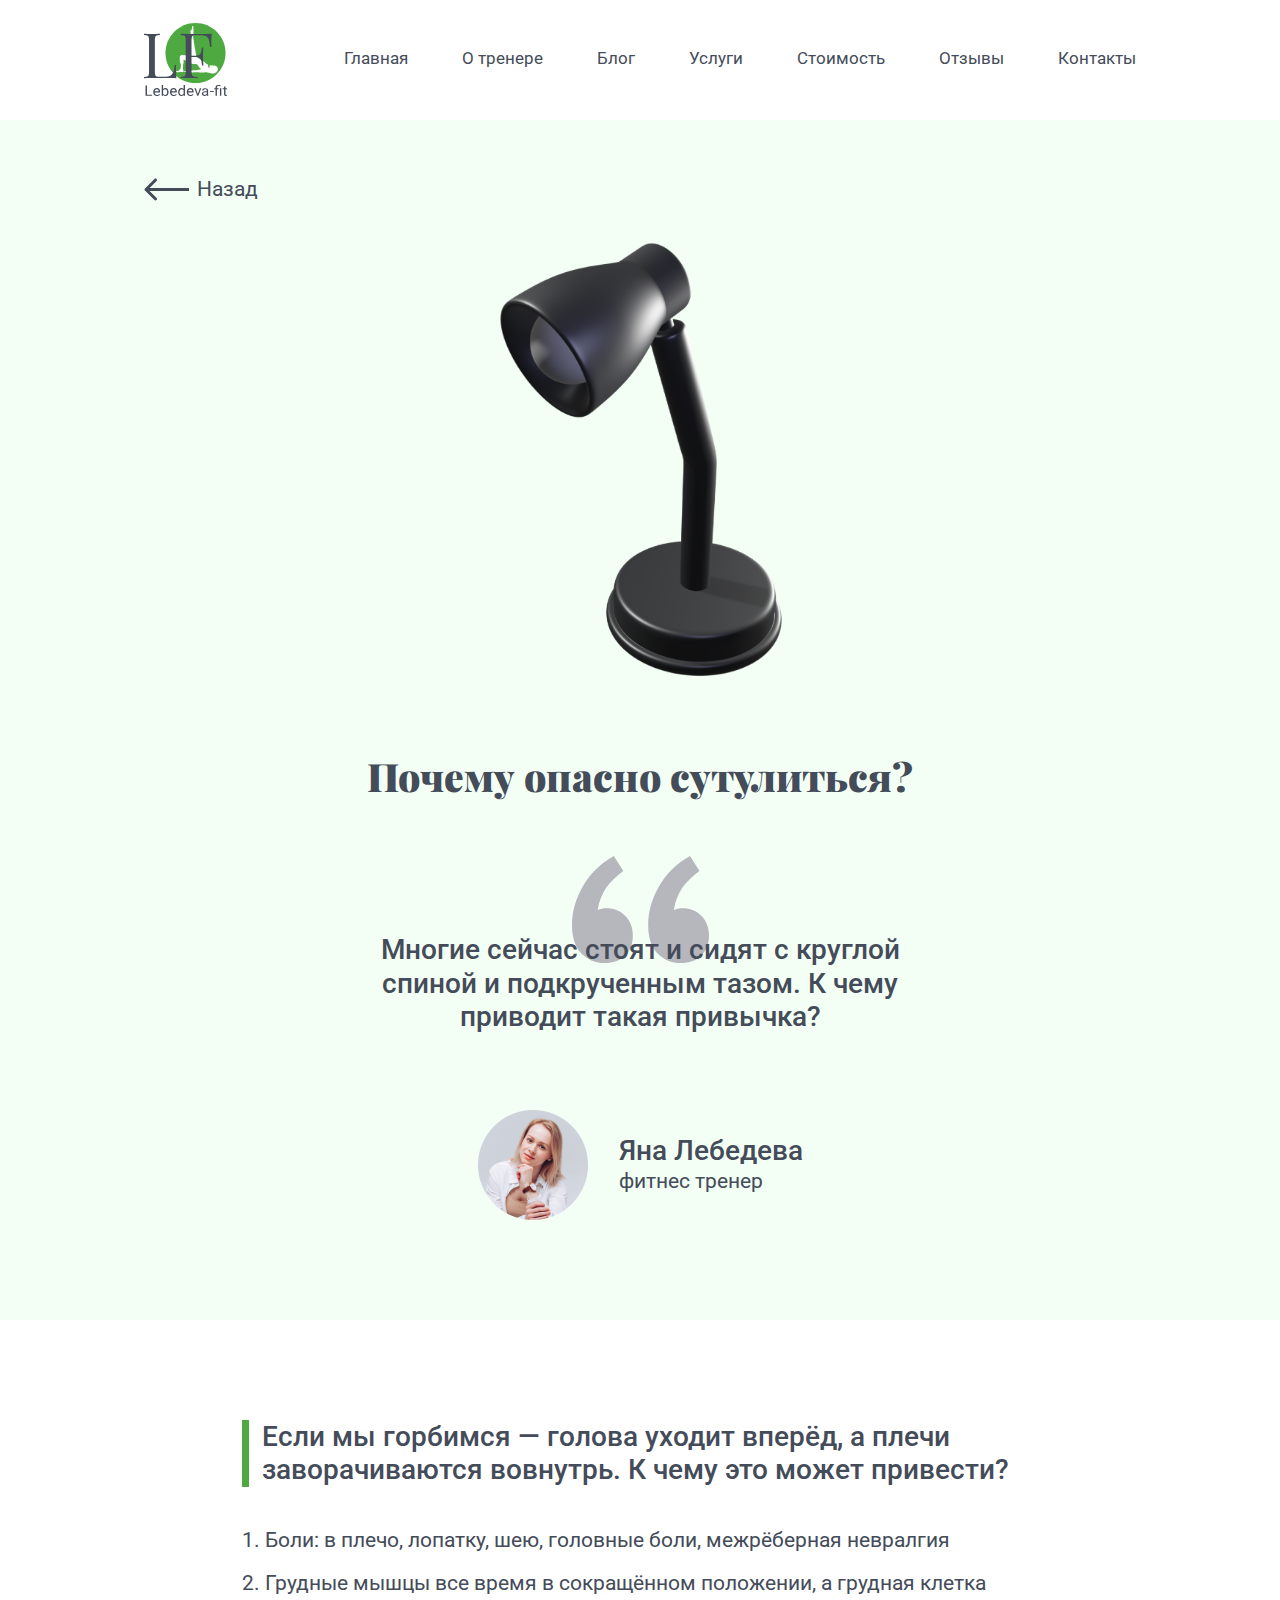
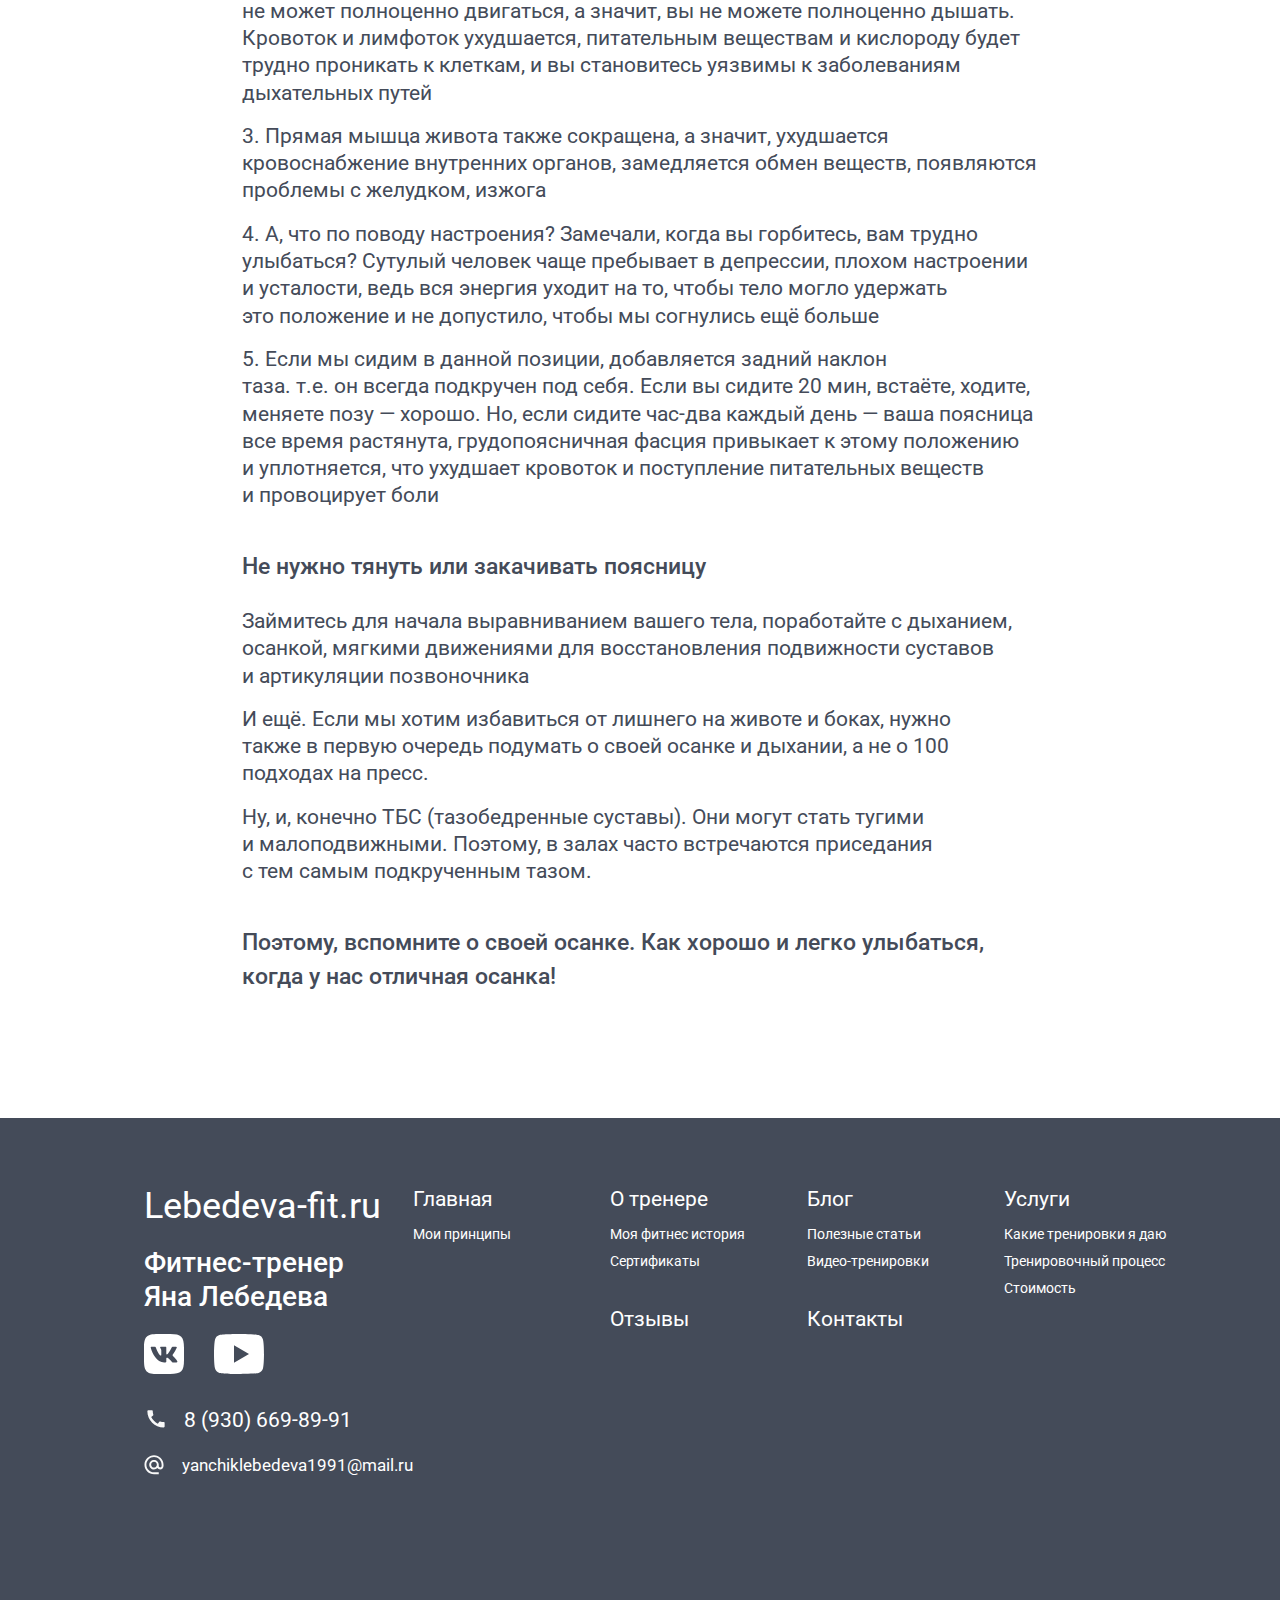
<file: blog-item/blog7.html>
<!DOCTYPE html>
<html lang="ru">
<head>
    <meta charset="UTF-8">
    <meta http-equiv="X-UA-Compatible" content="IE=edge">
    <meta name="viewport" content="width=device-width, initial-scale=1.0">
    <title>Lebedeva-fit</title>
    
    <link rel="stylesheet" href="../style/style.css">
</head>
<body>
    <header class="header">
        <div class="header__container container">
            <div class="header__menu-inner">
                <div class="header__logo"><a href="../index.html"><img class="header__logo-img" src="../image/logo/logoforlight.svg" alt=""></a></div>
                
                <nav class="header__menu">
                    <ul class="header__menu-list">
                        <li class="header__menu-item"><a class="header__menu-link" href="../index.html">Главная</a></li>
                        <li class="header__menu-item"><a class="header__menu-link" href="../about.html">О тренере</a></li>
                        <li class="header__menu-item"><a class="header__menu-link" href="../blogs.html">Блог</a></li>
                        <li class="header__menu-item"><a class="header__menu-link" href="../index.html#questions">Услуги</a></li>
                        <li class="header__menu-item"><a class="header__menu-link" href="../index.html#price">Стоимость</a></li>
                        <li class="header__menu-item"><a class="header__menu-link" href="../index.html#reviews">Отзывы</a></li>
                        <li class="header__menu-item"><a class="header__menu-link" href="../index.html#contacts">Контакты</a></li>
                    </ul>
                    <div class="burger"><span></span></div>
                </nav>
                <div class="burger__menu">
                    <div class="burger__wrapper">
                        <div class="burger__header">
                                <div class="burger__inner">
                                    <div class="burger__logo">
                                        <img class="header__logo-img" src="../image/logo/logofornight.svg" alt="logo for night">
                                    </div>
                                    <p class="burger__title">Фитнес-тренер<br>
                                        Яна Лебедева</p>
                                </div>
                                <div class="adaptiv-close burger__close">
                                    
                                </div>
                                
                        </div>
                        <div class="burger__main">
                            <nav class="burger__content">
                                <ul class="burger__list">
                                    <li class="burger__item">
                                        <a href="../index.html" class="burger__item-link">Главная</a>
                                        <ul class="burger__sublist">
                                            <li class="burger__subitem">
                                                <a href="../index.html#principles" class="buger__subitem-link">Мои принципы</a>
                                            </li>
                                        </ul>
                                    </li>
                                    <li class="burger__item">
                                        <a href="../about.html" class="burger__item-link">О тренере</a>
                                        <ul class="burger__sublist">
                                            <li class="burger__subitem">
                                                <a href="../about.html#about-todes" class="buger__subitem-link">Моя фитнес история</a>
                                            </li>
                                            <li class="burger__subitem">
                                                <a href="../about.html#education" class="buger__subitem-link">Сертификаты</a>
                                            </li>
                                        </ul>
                                    </li>
                                    <li class="burger__item">
                                        <a href="../blogs.html" class="burger__item-link">Блог</a>
                                        <ul class="burger__sublist">
                                            <li class="burger__subitem">
                                                <a href="../blogs.html" class="buger__subitem-link">Полезные статьи</a>
                                            </li>
                                            <li class="burger__subitem">
                                                <a href="../blogs.html#youtube" class="buger__subitem-link">Видео-тренировки</a>
                                            </li>
                                          
                                        </ul>
                                    </li>
                                    <li class="burger__item">
                                        <a href="../index.html#questions" class="burger__item-link">Услуги</a>
                                        <ul class="burger__sublist">
                                            <li class="burger__subitem">
                                                <a href="../index.html#questions" class="buger__subitem-link">Какие тренировки я даю</a>
                                            </li>
                                            <li class="burger__subitem">
                                                <a href="../index.html#workout" class="buger__subitem-link">Тренировочный процесс</a>
                                            </li>
                                            
                                        </ul>
                                    </li>
                                    <li class="burger__item">
                                        <a href="../index.html#price" class="burger__item-link">стоимость</a>
                                    </li>
                                    <li class="burger__item">
                                        <a href="../index.html#reviews" class="burger__item-link">Отзывы</a>
                                    </li>
    
                                    <li class="burger__item">
                                        <a href="../index.html#contacts" class="burger__item-link">контакты</a>
                                    </li>
    
    
                                </ul>
                            </nav>
                            <div class="seti-links burger__seti-link">
                                <a href="https://vk.com/yanchik_lebedeva" class="contacts__link-item">
                                    <svg class="icon-white icon" width="40" height="40" viewBox="0 0 40 40" fill="none" xmlns="http://www.w3.org/2000/svg">
                                        <path d="M26.1462 0H13.8742C2.66624 0 0.000244141 2.666 0.000244141 13.854V26.126C0.000244141 37.332 2.64624 40 13.8542 40H26.1262C37.3322 40 40.0002 37.354 40.0002 26.146V13.874C40.0002 2.666 37.3542 0 26.1462 0ZM32.2922 28.54H29.3742C28.2702 28.54 27.9382 27.646 25.9582 25.666C24.2302 24 23.5002 23.792 23.0622 23.792C22.4582 23.792 22.2922 23.958 22.2922 24.792V27.416C22.2922 28.126 22.0622 28.542 20.2082 28.542C18.4089 28.4211 16.6641 27.8744 15.1174 26.9471C13.5708 26.0197 12.2666 24.7382 11.3122 23.208C9.04658 20.388 7.47013 17.0783 6.70825 13.542C6.70825 13.104 6.87425 12.708 7.70825 12.708H10.6242C11.3742 12.708 11.6442 13.042 11.9382 13.812C13.3542 17.98 15.7702 21.604 16.7502 21.604C17.1262 21.604 17.2902 21.438 17.2902 20.5V16.208C17.1662 14.25 16.1262 14.084 16.1262 13.376C16.1396 13.1893 16.2252 13.0151 16.3648 12.8904C16.5045 12.7657 16.6872 12.7002 16.8742 12.708H21.4582C22.0842 12.708 22.2922 13.02 22.2922 13.77V19.562C22.2922 20.188 22.5622 20.396 22.7502 20.396C23.1262 20.396 23.4162 20.188 24.1042 19.5C25.582 17.6979 26.7893 15.6902 27.6882 13.54C27.7801 13.2817 27.954 13.0606 28.1833 12.9104C28.4126 12.7602 28.6848 12.6891 28.9582 12.708H31.8762C32.7502 12.708 32.9362 13.146 32.7502 13.77C31.6892 16.1469 30.3764 18.4031 28.8342 20.5C28.5202 20.98 28.3942 21.23 28.8342 21.792C29.1242 22.23 30.1462 23.084 30.8342 23.896C31.8341 24.8933 32.6643 26.0471 33.2922 27.312C33.5422 28.124 33.1242 28.542 32.2922 28.542V28.54Z" />
                                    </svg>
                                </a>
                                <a href="https://www.youtube.com/@Lebedeva-fit" class="contacts__link-item">
                                    <svg class="icon-white icon" width="50" height="40" viewBox="0 0 50 40" fill="none" xmlns="http://www.w3.org/2000/svg">
                                        <path d="M48.955 5.465C48.38 3.315 46.685 1.62 44.535 1.045C40.635 5.21541e-07 25 0 25 0C25 0 9.365 5.21541e-07 5.465 1.045C3.315 1.62 1.62 3.315 1.045 5.465C-7.45058e-08 9.365 0 20 0 20C0 20 -7.45058e-08 30.635 1.045 34.535C1.62 36.685 3.315 38.38 5.465 38.955C9.365 40 25 40 25 40C25 40 40.635 40 44.535 38.955C46.6875 38.38 48.38 36.685 48.955 34.535C50 30.635 50 20 50 20C50 20 50 9.365 48.955 5.465ZM20 28.66V11.34L35 20L20 28.66Z"/>
                                    </svg>
                                </a>
                                
                
                            </div>
                            <div class="burger__tel burger__contact">
                                <img src="../image/icon/call.svg" alt="tel">
                                <a href="tel:+79306698991" class="burger__tel-item">8 (930) 669-89-91</a>
                            </div>
                            <div class="burger__mail burger__contact">
                                <img src="../image/icon/mail-mini.svg" alt="mail">
                                <a href="mailto:yanchiklebedeva1991@mail.ru" class="burger__mail-item">yanchiklebedeva1991@mail.ru</a>
                            </div>
                        </div>
                    </div>
                </div>
                
                
                
               
            </div>
        </div>
    </header>
    <main>
        <section class="blog-item">
            <div class="container blog-item__container">
                <a href="../blogs.html" class="blog-item__previous">
                    <img src="../image/blog-item/arrow.svg" alt="Назад" class="blog-item__previous-pointer">
                    <p class="blog-item__previous-text">Назад</p>
                </a>
                <div class="inner blog-item__inner">
                   <div class="blog-item__info">
                        <img src="../image/blog-item/blog-item7.png" alt="Не болят мышцы" class="blog-item__image">
                        <h2 class="blog-item__title">
                            Почему опасно сутулиться?
                        </h2>
                        <div  class="blog-item__subtitle">
                            <p class="blog-item__subtitle-text">Многие сейчас стоят и&nbsp;сидят с&nbsp;круглой спиной и&nbsp;подкрученным тазом. К&nbsp;чему приводит такая привычка?</p>
                        </div>
                   </div>
                   <div class="blog-item__avatar">
                       <img src="../image/icon/avatar.png" alt="" class="blog-item__avatar-img avatar-img">
                       <div class="blog-item__avatar-content">
                           <p class="blog-item__avatar-title">
                            Яна Лебедева
                           </p>
                           <div class="blog-item__avatar-text">
                            фитнес тренер
                           </div>
                          
                       </div>
                   </div>

                </div>
            </div>
        </section>
        <section class="blog-wrapper">
            <div class="container">
                <div class="inner">
                    <div class="blog-wrapper__inner">
                        <div class="blog-wrapper__quotation">
                            <p class="blog-wrapper__title">
                                Если мы&nbsp;горбимся&nbsp;&mdash; голова уходит вперёд, а&nbsp;плечи заворачиваются вовнутрь. К&nbsp;чему это может привести?
                            </p>
                            
                        </div>
                        <div class="blog-wrapper__content">
                            <p class="blog-wrapper__content-text">
                                1. Боли: в&nbsp;плечо, лопатку, шею, головные боли, межрёберная невралгия
                            </p>
                            <p class="blog-wrapper__content-text">
                                2. Грудные мышцы все время в&nbsp;сокращённом положении, а&nbsp;грудная клетка не&nbsp;может полноценно двигаться, а&nbsp;значит, вы&nbsp;не&nbsp;можете полноценно дышать. Кровоток и&nbsp;лимфоток ухудшается, питательным веществам и&nbsp;кислороду будет трудно проникать к&nbsp;клеткам, и&nbsp;вы&nbsp;становитесь уязвимы к&nbsp;заболеваниям дыхательных путей
                            </p>
                            <p class="blog-wrapper__content-text">
                                3. Прямая мышца живота также сокращена, а&nbsp;значит, ухудшается кровоснабжение внутренних органов, замедляется обмен веществ, появляются проблемы с&nbsp;желудком, изжога
                            </p>
                            <p class="blog-wrapper__content-text">
                                4. А, что по&nbsp;поводу настроения? Замечали, когда вы&nbsp;горбитесь, вам трудно улыбаться? Сутулый человек чаще пребывает в&nbsp;депрессии, плохом настроении и&nbsp;усталости, ведь вся энергия уходит на&nbsp;то, чтобы тело могло удержать это&nbsp;положение и&nbsp;не&nbsp;допустило, чтобы мы&nbsp;согнулись ещё больше
                            </p>
                            <p class="blog-wrapper__content-text">
                                5. Если мы&nbsp;сидим в&nbsp;данной позиции, добавляется задний наклон таза.&nbsp;т.е.&nbsp;он&nbsp;всегда подкручен под себя. Если вы&nbsp;сидите 20&nbsp;мин, встаёте, ходите, меняете позу&nbsp;&mdash; хорошо. Но, если сидите час-два каждый день&nbsp;&mdash; ваша поясница все время растянута, грудопоясничная фасция привыкает к&nbsp;этому положению и&nbsp;уплотняется, что ухудшает кровоток и&nbsp;поступление питательных веществ и&nbsp;провоцирует боли
                            </p>
                         </div>
                        
                        <div class="blog-wrapper__content">
                            <p class="blog-wrapper__content-subtitle">Не нужно тянуть или закачивать поясницу</p>
                            <p class="blog-wrapper__content-text">
                                Займитесь для начала выравниванием вашего тела, поработайте с&nbsp;дыханием, осанкой, мягкими движениями для восстановления подвижности суставов и&nbsp;артикуляции позвоночника
                            </p>
                            <p class="blog-wrapper__content-text">
                                И&nbsp;ещё. Если мы&nbsp;хотим избавиться от&nbsp;лишнего на&nbsp;животе и&nbsp;боках, нужно также&nbsp;в&nbsp;первую очередь подумать о&nbsp;своей осанке и&nbsp;дыхании, а&nbsp;не&nbsp;о&nbsp;100 подходах на&nbsp;пресс.
                            </p>
                            <p class="blog-wrapper__content-text">
                                Ну, и, конечно ТБС (тазобедренные суставы). Они могут стать тугими и&nbsp;малоподвижными. Поэтому, в&nbsp;залах часто встречаются приседания с&nbsp;тем&nbsp;самым подкрученным тазом.
                            </p>
                        </div>
                        <div class="blog-wrapper__content">
                            <p class="blog-wrapper__content-subtitle">Поэтому, вспомните о&nbsp;своей осанке. Как хорошо и&nbsp;легко улыбаться, когда&nbsp;у&nbsp;нас отличная осанка!</p>
                        </div>
                           
                            
                    </div> 
                    

                </div>
            </div>
        </section>
         
    </main>
    <footer class="footer">
        <div class="container footer__container">
            <div class="footer__contacts">
                <p class="footer__title">Lebedeva-fit.ru</p>
                <p class="footer__subtitle">Фитнес-тренер<br>Яна Лебедева</p>
                <div class="seti-links footer__links">
                    <a href="https://vk.com/yanchik_lebedeva" class="contacts__link-item">
                        <svg class="icon-white icon" width="40" height="40" viewBox="0 0 40 40" fill="none" xmlns="http://www.w3.org/2000/svg">
                            <path d="M26.1462 0H13.8742C2.66624 0 0.000244141 2.666 0.000244141 13.854V26.126C0.000244141 37.332 2.64624 40 13.8542 40H26.1262C37.3322 40 40.0002 37.354 40.0002 26.146V13.874C40.0002 2.666 37.3542 0 26.1462 0ZM32.2922 28.54H29.3742C28.2702 28.54 27.9382 27.646 25.9582 25.666C24.2302 24 23.5002 23.792 23.0622 23.792C22.4582 23.792 22.2922 23.958 22.2922 24.792V27.416C22.2922 28.126 22.0622 28.542 20.2082 28.542C18.4089 28.4211 16.6641 27.8744 15.1174 26.9471C13.5708 26.0197 12.2666 24.7382 11.3122 23.208C9.04658 20.388 7.47013 17.0783 6.70825 13.542C6.70825 13.104 6.87425 12.708 7.70825 12.708H10.6242C11.3742 12.708 11.6442 13.042 11.9382 13.812C13.3542 17.98 15.7702 21.604 16.7502 21.604C17.1262 21.604 17.2902 21.438 17.2902 20.5V16.208C17.1662 14.25 16.1262 14.084 16.1262 13.376C16.1396 13.1893 16.2252 13.0151 16.3648 12.8904C16.5045 12.7657 16.6872 12.7002 16.8742 12.708H21.4582C22.0842 12.708 22.2922 13.02 22.2922 13.77V19.562C22.2922 20.188 22.5622 20.396 22.7502 20.396C23.1262 20.396 23.4162 20.188 24.1042 19.5C25.582 17.6979 26.7893 15.6902 27.6882 13.54C27.7801 13.2817 27.954 13.0606 28.1833 12.9104C28.4126 12.7602 28.6848 12.6891 28.9582 12.708H31.8762C32.7502 12.708 32.9362 13.146 32.7502 13.77C31.6892 16.1469 30.3764 18.4031 28.8342 20.5C28.5202 20.98 28.3942 21.23 28.8342 21.792C29.1242 22.23 30.1462 23.084 30.8342 23.896C31.8341 24.8933 32.6643 26.0471 33.2922 27.312C33.5422 28.124 33.1242 28.542 32.2922 28.542V28.54Z" />
                        </svg>
                    </a>
                    <a href="https://www.youtube.com/@Lebedeva-fit" class="contacts__link-item">
                        <svg class="icon-white icon" width="50" height="40" viewBox="0 0 50 40" fill="none" xmlns="http://www.w3.org/2000/svg">
                            <path d="M48.955 5.465C48.38 3.315 46.685 1.62 44.535 1.045C40.635 5.21541e-07 25 0 25 0C25 0 9.365 5.21541e-07 5.465 1.045C3.315 1.62 1.62 3.315 1.045 5.465C-7.45058e-08 9.365 0 20 0 20C0 20 -7.45058e-08 30.635 1.045 34.535C1.62 36.685 3.315 38.38 5.465 38.955C9.365 40 25 40 25 40C25 40 40.635 40 44.535 38.955C46.6875 38.38 48.38 36.685 48.955 34.535C50 30.635 50 20 50 20C50 20 50 9.365 48.955 5.465ZM20 28.66V11.34L35 20L20 28.66Z"/>
                        </svg>
                    </a>
    
                </div>
                <div class="footer__tel">
                    <img src="../image/icon/call.svg" alt="tesl">
                    <a href="tel:+79306698991" class="footer__tel-item">8 (930) 669-89-91</a>
                </div>
                <div class="footer__mail">
                    <img src="../image/icon/mail-mini.svg" alt="mail">
                    <a href="mailto:yanchiklebedeva1991@mail.ru" class="footer__mail-item">yanchiklebedeva1991@mail.ru</a>
                </div>
            </div>
            <div class="footer__menu">
                <div  class="footer__menu-item">
                    <a href="../index.html" class="footer__menu-subtitle">Главная</a>
                    <a href="../index.html#principles" class="footer__menu-text">Мои принципы</a>
                </div>
                <div class="footer__menu-item">
                    <a href="../about.html" class="footer__menu-subtitle">О тренере</a>
                    <a href="../about.html#about-todes" class="footer__menu-text">Моя фитнес история</a>
                    <a href="../about.html#education" class="footer__menu-text">Сертификаты</a>
                </div>
                <div class="footer__menu-item">
                    <a href="../blogs.html" class="footer__menu-subtitle">Блог</a>
                    <a href="../blogs.html" class="footer__menu-text">Полезные статьи</a>
                    <a href="../blogs.html#youtube" class="footer__menu-text">Видео-тренировки</a>
                </div>
                <div class="footer__menu-item">
                    <a href="../index.html#questions" class="footer__menu-subtitle">Услуги</a>
                    <a href="../index.html#questions" class="footer__menu-text">Какие тренировки я даю</a>
                    <a href="../index.html#workout" class="footer__menu-text">Тренировочный процесс</a>
                    <a href="../index.html#price" class="footer__menu-text">Стоимость</a>
                </div>
                <div class="footer__menu-item">
                    <a href="../index.html#reviews" class="footer__menu-subtitle">Отзывы</a>
                </div>
                <div class="footer__menu-item">
                    <a href="../index.html#contacts" class="footer__menu-subtitle">Контакты</a>
                </div>
            </div>
        </div>
    </footer> 
    <script src="../script/jquery.min.js"></script>
    <script src="../script/block.js"></script>
    <script src="../script/burger.js"></script>
</body>
</html>
</file>
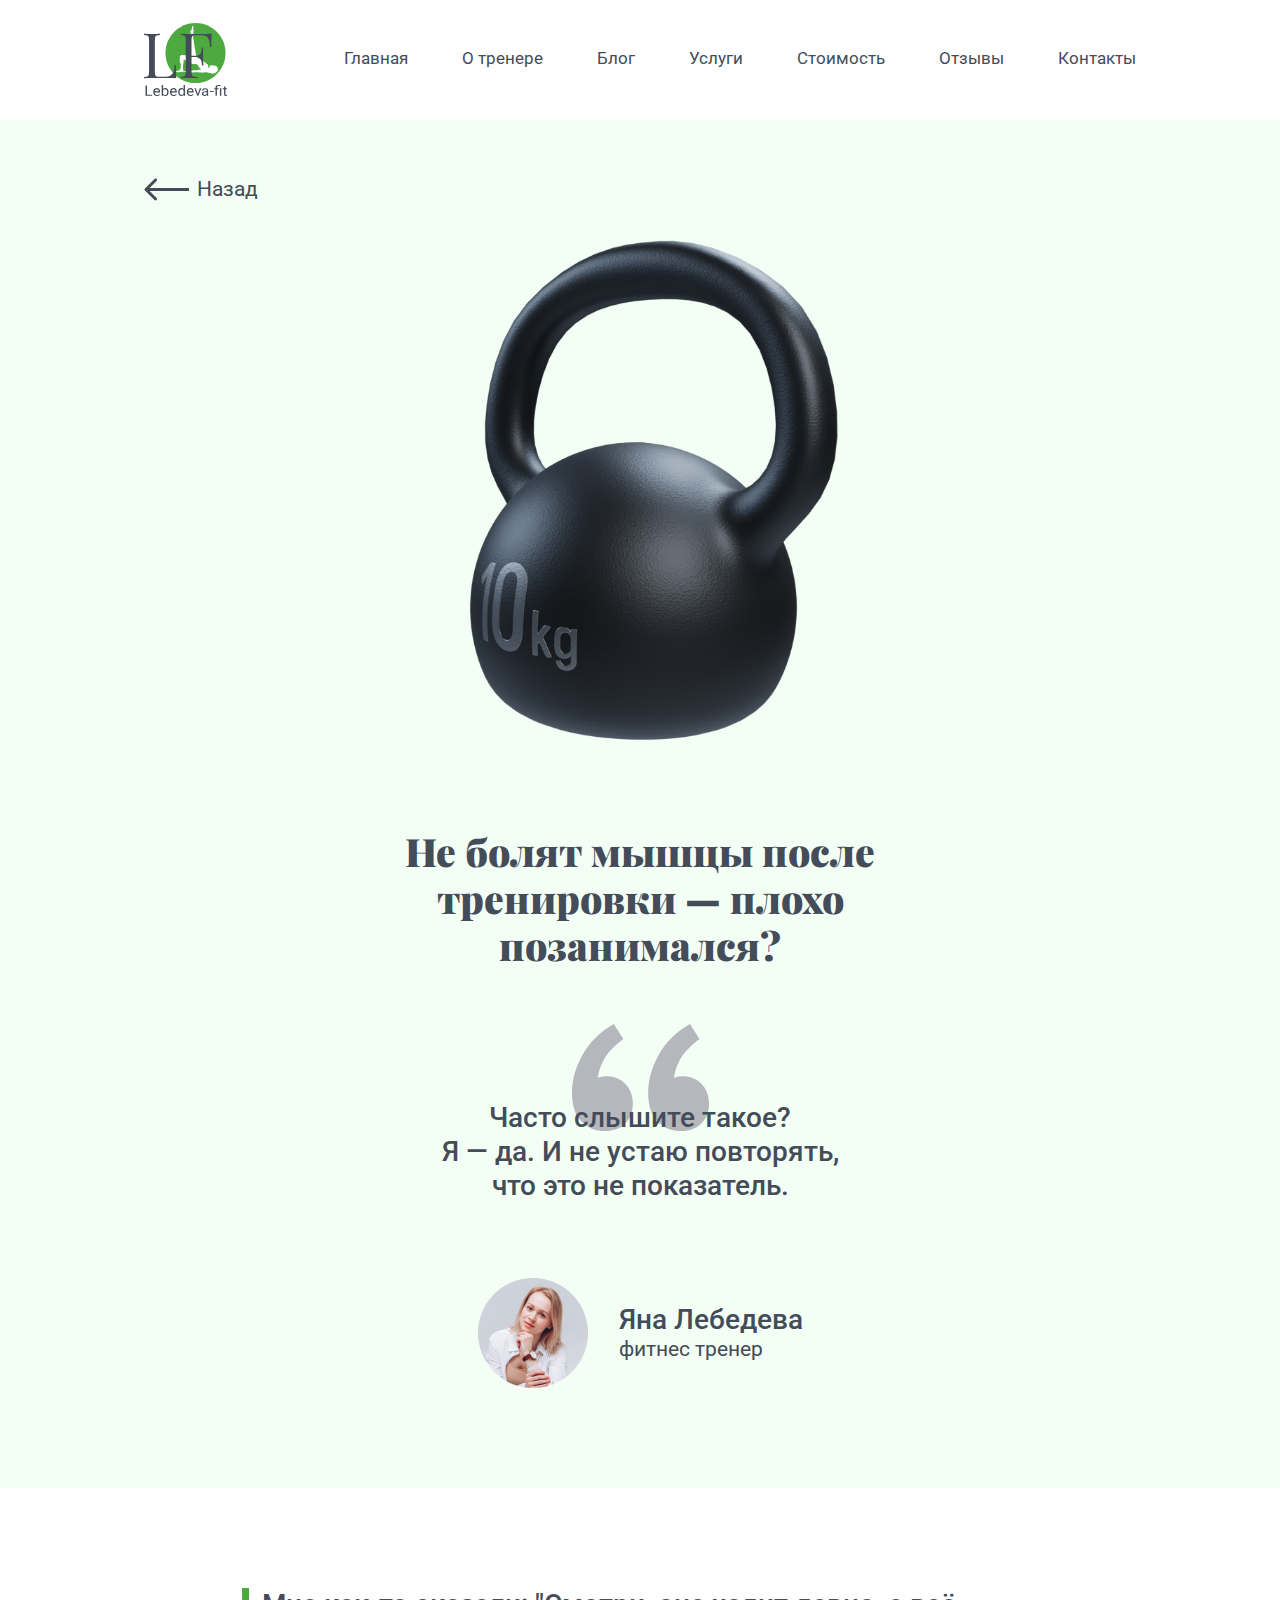
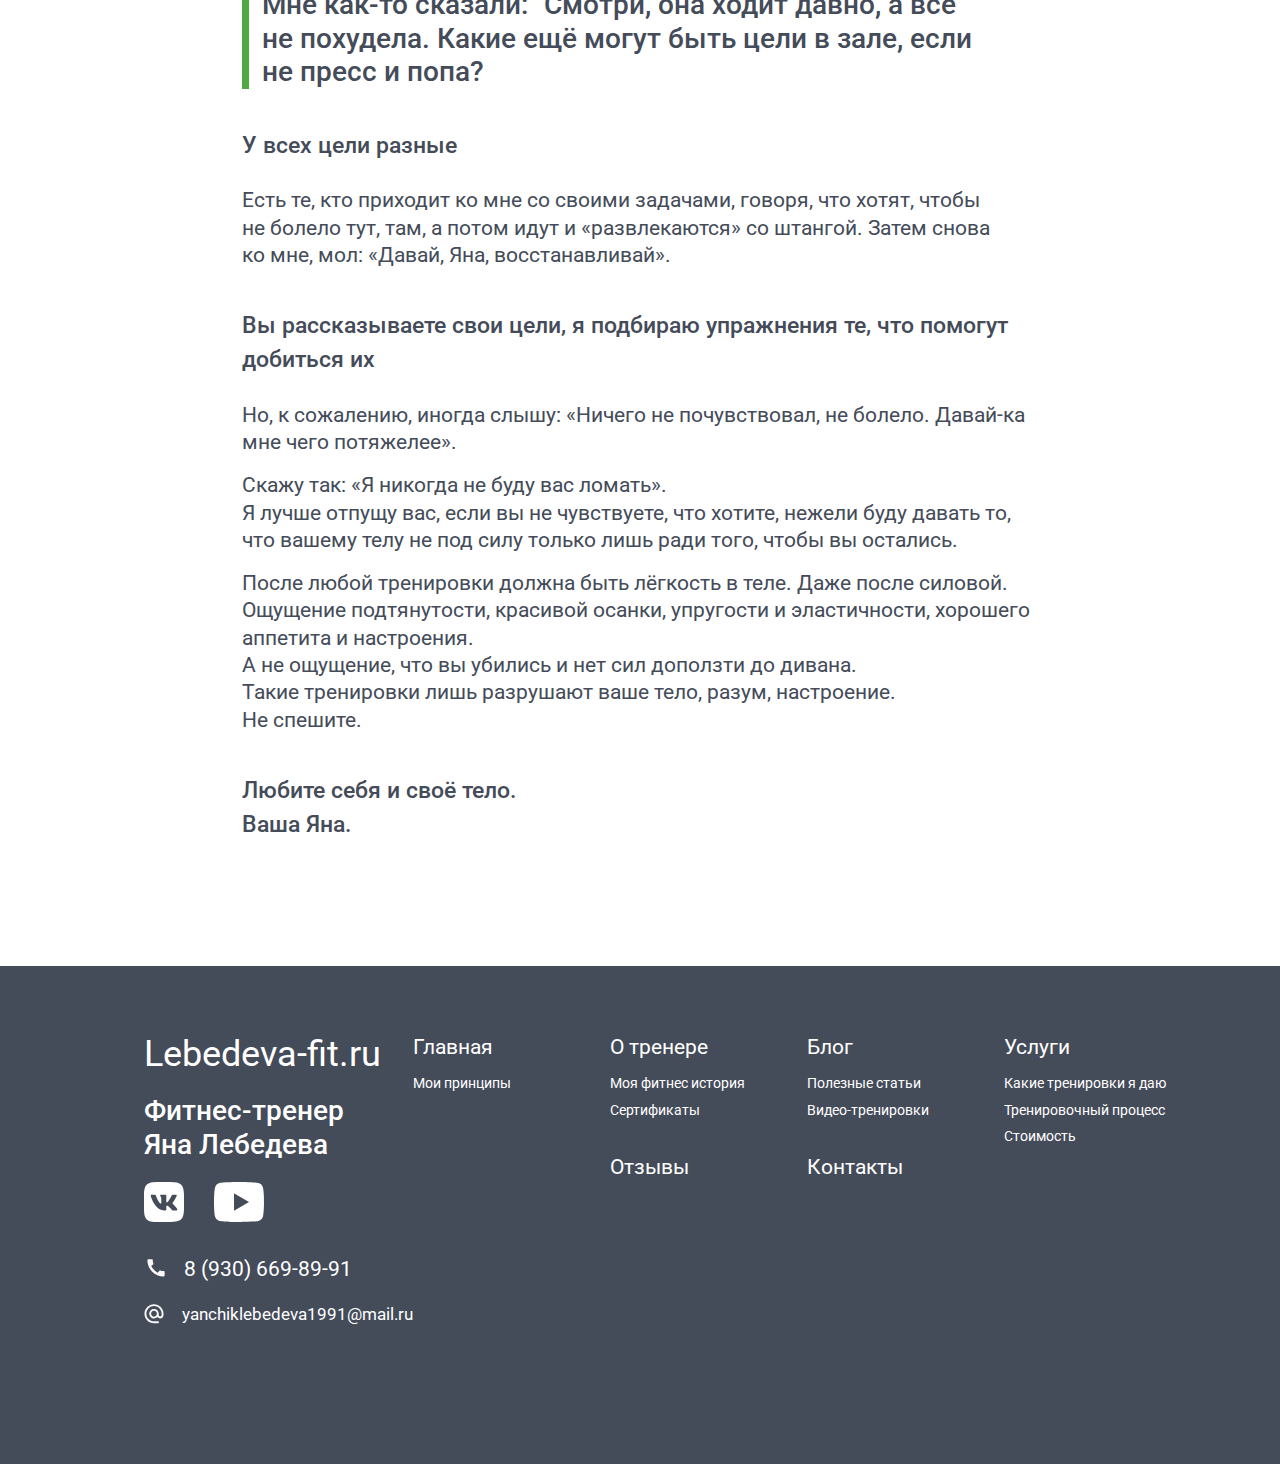
<file: blog-item/blog8.html>
<!DOCTYPE html>
<html lang="ru">
<head>
    <meta charset="UTF-8">
    <meta http-equiv="X-UA-Compatible" content="IE=edge">
    <meta name="viewport" content="width=device-width, initial-scale=1.0">
    <title>Lebedeva-fit</title>
    
    <link rel="stylesheet" href="../style/style.css">
</head>
<body>
    <header class="header">
        <div class="header__container container">
            <div class="header__menu-inner">
                <div class="header__logo"><a href="../index.html"><img class="header__logo-img" src="../image/logo/logoforlight.svg" alt=""></a></div>
                
                <nav class="header__menu">
                    <ul class="header__menu-list">
                        <li class="header__menu-item"><a class="header__menu-link" href="../index.html">Главная</a></li>
                        <li class="header__menu-item"><a class="header__menu-link" href="../about.html">О тренере</a></li>
                        <li class="header__menu-item"><a class="header__menu-link" href="../blogs.html">Блог</a></li>
                        <li class="header__menu-item"><a class="header__menu-link" href="../index.html#questions">Услуги</a></li>
                        <li class="header__menu-item"><a class="header__menu-link" href="../index.html#price">Стоимость</a></li>
                        <li class="header__menu-item"><a class="header__menu-link" href="../index.html#reviews">Отзывы</a></li>
                        <li class="header__menu-item"><a class="header__menu-link" href="../index.html#contacts">Контакты</a></li>
                    </ul>
                    <div class="burger"><span></span></div>
                </nav>
                <div class="burger__menu">
                    <div class="burger__wrapper">
                        <div class="burger__header">
                                <div class="burger__inner">
                                    <div class="burger__logo">
                                        <img class="header__logo-img" src="../image/logo/logofornight.svg" alt="logo for night">
                                    </div>
                                    <p class="burger__title">Фитнес-тренер<br>
                                        Яна Лебедева</p>
                                </div>
                                <div class="adaptiv-close burger__close">
                                    
                                </div>
                                
                        </div>
                        <div class="burger__main">
                            <nav class="burger__content">
                                <ul class="burger__list">
                                    <li class="burger__item">
                                        <a href="../index.html" class="burger__item-link">Главная</a>
                                        <ul class="burger__sublist">
                                            <li class="burger__subitem">
                                                <a href="../index.html#principles" class="buger__subitem-link">Мои принципы</a>
                                            </li>
                                        </ul>
                                    </li>
                                    <li class="burger__item">
                                        <a href="../about.html" class="burger__item-link">О тренере</a>
                                        <ul class="burger__sublist">
                                            <li class="burger__subitem">
                                                <a href="../about.html#about-todes" class="buger__subitem-link">Моя фитнес история</a>
                                            </li>
                                            <li class="burger__subitem">
                                                <a href="../about.html#education" class="buger__subitem-link">Сертификаты</a>
                                            </li>
                                        </ul>
                                    </li>
                                    <li class="burger__item">
                                        <a href="../blogs.html" class="burger__item-link">Блог</a>
                                        <ul class="burger__sublist">
                                            <li class="burger__subitem">
                                                <a href="../blogs.html" class="buger__subitem-link">Полезные статьи</a>
                                            </li>
                                            <li class="burger__subitem">
                                                <a href="../blogs.html#youtube" class="buger__subitem-link">Видео-тренировки</a>
                                            </li>
                                            
                                            
                                        </ul>
                                    </li>
                                    <li class="burger__item">
                                        <a href="../index.html#questions" class="burger__item-link">Услуги</a>
                                        <ul class="burger__sublist">
                                            <li class="burger__subitem">
                                                <a href="../index.html#questions" class="buger__subitem-link">Какие тренировки я даю</a>
                                            </li>
                                            <li class="burger__subitem">
                                                <a href="../index.html#workout" class="buger__subitem-link">Тренировочный процесс</a>
                                            </li>
                                            
                                        </ul>
                                    </li>
                                    <li class="burger__item">
                                        <a href="../index.html#price" class="burger__item-link">стоимость</a>
                                    </li>
                                    <li class="burger__item">
                                        <a href="../index.html#reviews" class="burger__item-link">Отзывы</a>
                                    </li>
    
                                    <li class="burger__item">
                                        <a href="../index.html#contacts" class="burger__item-link">контакты</a>
                                    </li>
    
    
                                </ul>
                            </nav>
                            <div class="seti-links burger__seti-link">
                                <a href="https://vk.com/yanchik_lebedeva" class="contacts__link-item">
                                    <svg class="icon-white icon" width="40" height="40" viewBox="0 0 40 40" fill="none" xmlns="http://www.w3.org/2000/svg">
                                        <path d="M26.1462 0H13.8742C2.66624 0 0.000244141 2.666 0.000244141 13.854V26.126C0.000244141 37.332 2.64624 40 13.8542 40H26.1262C37.3322 40 40.0002 37.354 40.0002 26.146V13.874C40.0002 2.666 37.3542 0 26.1462 0ZM32.2922 28.54H29.3742C28.2702 28.54 27.9382 27.646 25.9582 25.666C24.2302 24 23.5002 23.792 23.0622 23.792C22.4582 23.792 22.2922 23.958 22.2922 24.792V27.416C22.2922 28.126 22.0622 28.542 20.2082 28.542C18.4089 28.4211 16.6641 27.8744 15.1174 26.9471C13.5708 26.0197 12.2666 24.7382 11.3122 23.208C9.04658 20.388 7.47013 17.0783 6.70825 13.542C6.70825 13.104 6.87425 12.708 7.70825 12.708H10.6242C11.3742 12.708 11.6442 13.042 11.9382 13.812C13.3542 17.98 15.7702 21.604 16.7502 21.604C17.1262 21.604 17.2902 21.438 17.2902 20.5V16.208C17.1662 14.25 16.1262 14.084 16.1262 13.376C16.1396 13.1893 16.2252 13.0151 16.3648 12.8904C16.5045 12.7657 16.6872 12.7002 16.8742 12.708H21.4582C22.0842 12.708 22.2922 13.02 22.2922 13.77V19.562C22.2922 20.188 22.5622 20.396 22.7502 20.396C23.1262 20.396 23.4162 20.188 24.1042 19.5C25.582 17.6979 26.7893 15.6902 27.6882 13.54C27.7801 13.2817 27.954 13.0606 28.1833 12.9104C28.4126 12.7602 28.6848 12.6891 28.9582 12.708H31.8762C32.7502 12.708 32.9362 13.146 32.7502 13.77C31.6892 16.1469 30.3764 18.4031 28.8342 20.5C28.5202 20.98 28.3942 21.23 28.8342 21.792C29.1242 22.23 30.1462 23.084 30.8342 23.896C31.8341 24.8933 32.6643 26.0471 33.2922 27.312C33.5422 28.124 33.1242 28.542 32.2922 28.542V28.54Z" />
                                    </svg>
                                </a>
                                <a href="https://www.youtube.com/@Lebedeva-fit" class="contacts__link-item">
                                    <svg class="icon-white icon" width="50" height="40" viewBox="0 0 50 40" fill="none" xmlns="http://www.w3.org/2000/svg">
                                        <path d="M48.955 5.465C48.38 3.315 46.685 1.62 44.535 1.045C40.635 5.21541e-07 25 0 25 0C25 0 9.365 5.21541e-07 5.465 1.045C3.315 1.62 1.62 3.315 1.045 5.465C-7.45058e-08 9.365 0 20 0 20C0 20 -7.45058e-08 30.635 1.045 34.535C1.62 36.685 3.315 38.38 5.465 38.955C9.365 40 25 40 25 40C25 40 40.635 40 44.535 38.955C46.6875 38.38 48.38 36.685 48.955 34.535C50 30.635 50 20 50 20C50 20 50 9.365 48.955 5.465ZM20 28.66V11.34L35 20L20 28.66Z"/>
                                    </svg>
                                </a>
                                
                
                            </div>
                            <div class="burger__tel burger__contact">
                                <img src="../image/icon/call.svg" alt="tel">
                                <a href="tel:+79306698991" class="burger__tel-item">8 (930) 669-89-91</a>
                            </div>
                            <div class="burger__mail burger__contact">
                                <img src="../image/icon/mail-mini.svg" alt="mail">
                                <a href="mailto:yanchiklebedeva1991@mail.ru" class="burger__mail-item">yanchiklebedeva1991@mail.ru</a>
                            </div>
                        </div>
                    </div>
                </div>
                
                
                
               
            </div>
        </div>
    </header>
    <main>
        <section class="blog-item">
            <div class="container blog-item__container">
                <a href="../blogs.html" class="blog-item__previous">
                    <img src="../image/blog-item/arrow.svg" alt="Назад" class="blog-item__previous-pointer">
                    <p class="blog-item__previous-text">Назад</p>
                </a>
                <div class="inner blog-item__inner">
                   <div class="blog-item__info">
                        <img src="../image/blog-item/blog-item8.png" alt="Не болят мышцы" class="blog-item__image">
                        <h2 class="blog-item__title">
                            Не&nbsp;болят мышцы после тренировки&nbsp;&mdash; плохо позанимался?
                        </h2>
                        <div  class="blog-item__subtitle">
                            <p class="blog-item__subtitle-text">Часто слышите такое?<br>Я&nbsp;&mdash; да. И&nbsp;не&nbsp;устаю повторять, что&nbsp;это&nbsp;не&nbsp;показатель.</p>
                        </div>
                   </div>
                   <div class="blog-item__avatar">
                       <img src="../image/icon/avatar.png" alt="" class="blog-item__avatar-img avatar-img">
                       <div class="blog-item__avatar-content">
                           <p class="blog-item__avatar-title">
                            Яна Лебедева
                           </p>
                           <div class="blog-item__avatar-text">
                            фитнес тренер
                           </div>
                          
                       </div>
                   </div>

                </div>
            </div>
        </section>
        <section class="blog-wrapper">
            <div class="container">
                <div class="inner">
                    <div class="blog-wrapper__inner">
                        <div class="blog-wrapper__quotation">
                            <p class="blog-wrapper__title">
                                Мне как-то сказали: &quot;Смотри, она ходит давно, а&nbsp;всё не&nbsp;похудела. Какие ещё могут быть цели в&nbsp;зале, если не&nbsp;пресс и&nbsp;попа?
                            </p>
                            
                        </div>
                        <div class="blog-wrapper__content">
                            <p class="blog-wrapper__content-subtitle">У всех цели разные</p>
                            <p class="blog-wrapper__content-text">
                                Есть&nbsp;те, кто приходит ко&nbsp;мне со&nbsp;своими задачами, говоря, что хотят, чтобы не&nbsp;болело тут, там, а&nbsp;потом идут и&nbsp;&laquo;развлекаются&raquo; со&nbsp;штангой. Затем снова ко&nbsp;мне, мол: &laquo;Давай, Яна, восстанавливай&raquo;.
                            </p>
                        
                        </div>
                        
                        <div class="blog-wrapper__content">
                            <p class="blog-wrapper__content-subtitle">Вы&nbsp;рассказываете свои цели, я&nbsp;подбираю упражнения&nbsp;те, что помогут добиться&nbsp;их</p>
                            <p class="blog-wrapper__content-text">
                                Но, к&nbsp;сожалению, иногда слышу: &laquo;Ничего не&nbsp;почувствовал, не&nbsp;болело. Давай-ка мне чего потяжелее&raquo;.
                            </p>
                            <p class="blog-wrapper__content-text">
                                Скажу так: &laquo;Я&nbsp;никогда не&nbsp;буду вас ломать&raquo;.<br>Я&nbsp;лучше отпущу вас, если вы&nbsp;не&nbsp;чувствуете, что хотите, нежели буду давать&nbsp;то, что&nbsp;вашему телу не&nbsp;под силу только лишь ради того, чтобы вы&nbsp;остались.
                            </p>
                            <p class="blog-wrapper__content-text">
                                После любой тренировки должна быть лёгкость в&nbsp;теле. Даже после силовой.<br>Ощущение подтянутости, красивой осанки, упругости и&nbsp;эластичности, хорошего аппетита и&nbsp;настроения.<br>А&nbsp;не&nbsp;ощущение, что вы&nbsp;убились и&nbsp;нет сил доползти до&nbsp;дивана.<br>Такие тренировки лишь разрушают ваше тело, разум, настроение.<br>Не&nbsp;спешите.
                            </p>
                            
                            
                        </div>
                        <div class="blog-wrapper__content">
                            <p class="blog-wrapper__content-subtitle">Любите себя и своё тело.<br>Ваша Яна.</p>
                        </div>
                           
                            
                    </div> 
                    

                </div>
            </div>
        </section>
         
    </main>
    <footer class="footer">
        <div class="container footer__container">
            <div class="footer__contacts">
                <p class="footer__title">Lebedeva-fit.ru</p>
                <p class="footer__subtitle">Фитнес-тренер<br>Яна Лебедева</p>
                <div class="seti-links footer__links">
                    <a href="https://vk.com/yanchik_lebedeva" class="contacts__link-item">
                        <svg class="icon-white icon" width="40" height="40" viewBox="0 0 40 40" fill="none" xmlns="http://www.w3.org/2000/svg">
                            <path d="M26.1462 0H13.8742C2.66624 0 0.000244141 2.666 0.000244141 13.854V26.126C0.000244141 37.332 2.64624 40 13.8542 40H26.1262C37.3322 40 40.0002 37.354 40.0002 26.146V13.874C40.0002 2.666 37.3542 0 26.1462 0ZM32.2922 28.54H29.3742C28.2702 28.54 27.9382 27.646 25.9582 25.666C24.2302 24 23.5002 23.792 23.0622 23.792C22.4582 23.792 22.2922 23.958 22.2922 24.792V27.416C22.2922 28.126 22.0622 28.542 20.2082 28.542C18.4089 28.4211 16.6641 27.8744 15.1174 26.9471C13.5708 26.0197 12.2666 24.7382 11.3122 23.208C9.04658 20.388 7.47013 17.0783 6.70825 13.542C6.70825 13.104 6.87425 12.708 7.70825 12.708H10.6242C11.3742 12.708 11.6442 13.042 11.9382 13.812C13.3542 17.98 15.7702 21.604 16.7502 21.604C17.1262 21.604 17.2902 21.438 17.2902 20.5V16.208C17.1662 14.25 16.1262 14.084 16.1262 13.376C16.1396 13.1893 16.2252 13.0151 16.3648 12.8904C16.5045 12.7657 16.6872 12.7002 16.8742 12.708H21.4582C22.0842 12.708 22.2922 13.02 22.2922 13.77V19.562C22.2922 20.188 22.5622 20.396 22.7502 20.396C23.1262 20.396 23.4162 20.188 24.1042 19.5C25.582 17.6979 26.7893 15.6902 27.6882 13.54C27.7801 13.2817 27.954 13.0606 28.1833 12.9104C28.4126 12.7602 28.6848 12.6891 28.9582 12.708H31.8762C32.7502 12.708 32.9362 13.146 32.7502 13.77C31.6892 16.1469 30.3764 18.4031 28.8342 20.5C28.5202 20.98 28.3942 21.23 28.8342 21.792C29.1242 22.23 30.1462 23.084 30.8342 23.896C31.8341 24.8933 32.6643 26.0471 33.2922 27.312C33.5422 28.124 33.1242 28.542 32.2922 28.542V28.54Z" />
                        </svg>
                    </a>
                    <a href="https://www.youtube.com/@Lebedeva-fit" class="contacts__link-item">
                        <svg class="icon-white icon" width="50" height="40" viewBox="0 0 50 40" fill="none" xmlns="http://www.w3.org/2000/svg">
                            <path d="M48.955 5.465C48.38 3.315 46.685 1.62 44.535 1.045C40.635 5.21541e-07 25 0 25 0C25 0 9.365 5.21541e-07 5.465 1.045C3.315 1.62 1.62 3.315 1.045 5.465C-7.45058e-08 9.365 0 20 0 20C0 20 -7.45058e-08 30.635 1.045 34.535C1.62 36.685 3.315 38.38 5.465 38.955C9.365 40 25 40 25 40C25 40 40.635 40 44.535 38.955C46.6875 38.38 48.38 36.685 48.955 34.535C50 30.635 50 20 50 20C50 20 50 9.365 48.955 5.465ZM20 28.66V11.34L35 20L20 28.66Z"/>
                        </svg>
                    </a>
                    
    
                </div>
                <div class="footer__tel">
                    <img src="../image/icon/call.svg" alt="tesl">
                    <a href="tel:+79306698991" class="footer__tel-item">8 (930) 669-89-91</a>
                </div>
                <div class="footer__mail">
                    <img src="../image/icon/mail-mini.svg" alt="mail">
                    <a href="mailto:yanchiklebedeva1991@mail.ru" class="footer__mail-item">yanchiklebedeva1991@mail.ru</a>
                </div>
            </div>
            <div class="footer__menu">
                <div  class="footer__menu-item">
                    <a href="../index.html" class="footer__menu-subtitle">Главная</a>
                    <a href="../index.html#principles" class="footer__menu-text">Мои принципы</a>
                </div>
                <div class="footer__menu-item">
                    <a href="../about.html" class="footer__menu-subtitle">О тренере</a>
                    <a href="../about.html#about-todes" class="footer__menu-text">Моя фитнес история</a>
                    <a href="../about.html#education" class="footer__menu-text">Сертификаты</a>
                </div>
                <div class="footer__menu-item">
                    <a href="../blogs.html" class="footer__menu-subtitle">Блог</a>
                    <a href="../blogs.html" class="footer__menu-text">Полезные статьи</a>
                    <a href="../blogs.html#youtube" class="footer__menu-text">Видео-тренировки</a>
                </div>
                <div class="footer__menu-item">
                    <a href="../index.html#questions" class="footer__menu-subtitle">Услуги</a>
                    <a href="../index.html#questions" class="footer__menu-text">Какие тренировки я даю</a>
                    <a href="../index.html#workout" class="footer__menu-text">Тренировочный процесс</a>
                    <a href="../index.html#price" class="footer__menu-text">Стоимость</a>
                </div>
                <div class="footer__menu-item">
                    <a href="../index.html#reviews" class="footer__menu-subtitle">Отзывы</a>
                </div>
                <div class="footer__menu-item">
                    <a href="../index.html#contacts" class="footer__menu-subtitle">Контакты</a>
                </div>
            </div>
        </div>
    </footer> 
    <script src="../script/jquery.min.js"></script>
    <script src="../script/block.js"></script>
    <script src="../script/burger.js"></script>
    
</body>
</html>
</file>
<file: style/style.css>
@charset "UTF-8";
@import url("https://fonts.googleapis.com/css2?family=Roboto:wght@400;500&display=swap");
@import url("https://fonts.googleapis.com/css2?family=Playfair+Display:wght@900&display=swap");
input[type~=text], input[type~=tel], textarea {
  font-family: inherit;
  font-weight: 400;
  font-size: 17px;
  line-height: 120%;
  margin: 0;
  color: #444B59;
  box-sizing: border-box;
}

.form * {
  outline: none;
}

.form {
  display: flex;
  flex-direction: column;
  align-items: center;
  max-width: 468px;
}
.form__item {
  width: 100%;
}
.form__item-label {
  display: block;
  font-weight: 500;
  font-size: 23px;
  line-height: 149%;
  padding-bottom: 8px;
  align-self: flex-start;
}
.form__item-input {
  background: #FFFFFF;
  width: 100%;
  padding: 0 72px 0 24px;
  box-sizing: border-box;
  height: 66px;
  border-radius: 10px;
  border: 1px solid #FFFFFF;
}
.form__item-input ::-moz-placeholder {
  color: #B5B7BC;
}
.form__item-input :-ms-input-placeholder {
  color: #B5B7BC;
}
.form__item-input ::placeholder {
  color: #B5B7BC;
}
.form__item-input:hover {
  box-sizing: border-box;
}
.form__item-input:active {
  border: 1px solid #444B59;
  box-sizing: border-box;
}
.form__item-area {
  width: 100%;
  min-height: 180px;
  padding: 28px 32px 20px 24px;
  box-sizing: border-box;
  height: 180px;
  border-radius: 10px;
  border: 1px solid #FFFFFF;
  resize: vertical;
}
.form__item-area ::-moz-placeholder {
  color: #B5B7BC;
}
.form__item-area :-ms-input-placeholder {
  color: #B5B7BC;
}
.form__item-area ::placeholder {
  color: #B5B7BC;
}
.form__item-area:focus {
  outline: 0;
}
.form__item-area:active {
  border: 1px solid #444B59;
  border-radius: 10px;
  outline: 0;
}
.form__item-submit {
  font-weight: 400;
  font-size: 21px;
  line-height: 130%;
  padding: 25px 153px;
}
.form__error {
  font-weight: 400;
  font-size: 14px;
  line-height: 120%;
  color: #EB5757;
  padding-top: 8px;
  padding-bottom: 0;
}
.form__agree {
  font-weight: 400;
  font-size: 14px;
  line-height: 120%;
  color: #FFFFFF;
  margin-top: 25px;
  cursor: pointer;
}
.form__agree a {
  color: green;
}

@media (max-width: 1024px) {
  .form {
    padding: 0 24px;
  }
  .form__item-label {
    font-weight: 400;
    font-size: 16px;
    line-height: 130%;
  }
}
.form__del-in {
  position: relative !important;
  width: 100%;
}

.form__del-text {
  position: relative !important;
  width: 100%;
}

.del {
  position: absolute;
  top: 0;
  right: 36px;
  margin-top: 18px;
  display: none;
  cursor: pointer;
}

.del-text {
  position: absolute;
  top: 0;
  right: 36px;
  margin-top: 18px;
  display: none;
  cursor: pointer;
}

.vis {
  margin-top: 18px;
  display: inline-block;
  cursor: pointer;
}

.errDisabled {
  visibility: hidden;
}

.errEnabled {
  visibility: visible;
}

.button {
  cursor: pointer;
}
.button__primary {
  transition: all 0.6s ease;
  background-color: #4EAA40;
  border-radius: 10px;
  color: #FFFFFF;
}
.button__primary:hover {
  background-color: #70F15C;
}
.button__primary:active {
  background-color: #444B59;
}
.button__primary:disabled {
  background-color: #B5B7BC;
}
.button__secondary {
  background-color: #444B59;
  border-radius: 10px;
  color: #FFFFFF;
  transition: all 0.6s ease;
}
.button__secondary:hover {
  background-color: #444B59;
  box-shadow: 0px 4px 15px rgba(11, 78, 11, 0.35);
}
.button__secondary:active {
  background-color: #252A34;
}
.button__secondary:disabled {
  background-color: #B5B7BC;
  box-shadow: none;
}
.button__small {
  background-color: #444B59;
  border-radius: 7px;
  color: #FFFFFF;
  font-weight: 400;
  font-size: 14px;
  line-height: 120%;
  transition: all 0.6s ease;
}
.button__small:hover {
  background-color: #444B59;
  box-shadow: 0px 4px 15px rgba(11, 78, 11, 0.35);
}
.button__small:active {
  background-color: #252A34;
  box-shadow: none;
}
.button__strocked {
  transition: all 0.6s ease;
  border-radius: 10px;
  border: 4px solid #4EAA40;
  color: #444B59;
}
.button__strocked:hover {
  border: 4px solid #70F15C;
  color: #4EAA40;
}
.button__strocked:active {
  border: 4px solid #444B59;
  color: #444B59;
}

@media (pointer: coarse) {
  .button__primary {
    font-weight: 500;
    font-size: 21px;
    line-height: 110%;
  }
  .button__primary:hover {
    background-color: none;
  }
  .button__primary:active {
    background-color: #444B59;
  }
}
.form-popup {
  position: relative;
  display: none;
  top: 0;
  left: 0;
  width: 100%;
  height: 100%;
  z-index: 5;
  overflow: hidden;
  position: fixed;
  background: rgba(37, 42, 52, 0.8);
  transition: all 0.6s ease-out;
}
.form-popup__wrap {
  margin: 0 auto;
  width: 100%;
  height: 100%;
  z-index: 7;
  position: fixed;
  outline: none !important;
  -webkit-backface-visibility: hidden;
}
.form-popup__content {
  position: relative;
  vertical-align: middle;
  z-index: 1045;
  background-color: #F3FFF4;
  /* min-height: 100%; */
  max-width: 632px;
  margin: 200px auto;
}
.form-popup__text {
  text-align: center;
  color: #444B59;
  margin: 50px auto;
  padding: 19px 0;
  width: 50%;
  height: 50%;
}
.form-popup__close {
  position: absolute;
  right: 10px !important;
  color: #444B59 !important;
}

.open-form {
  display: block;
}

.form-down {
  position: relative;
  width: 82%;
  background-color: #444B59;
  border-radius: 21px;
  display: flex;
  flex-direction: column;
  align-items: center;
  color: #FFFFFF;
  margin-top: 53px;
  margin-bottom: 100px;
  padding-top: 48px;
  padding-bottom: 54px;
}
.form-down__title {
  font-weight: 400;
  font-size: 27px;
  line-height: 110%;
  text-transform: uppercase;
  margin-bottom: 25px;
}

.form-down::before {
  content: "";
  position: absolute;
  z-index: 10;
  top: 0;
  left: 0;
  width: 100%;
  height: 100%;
  background: rgba(37, 42, 52, 0.8) url(../image/icon/Loading_icon.gif) center/100px no-repeat;
  opacity: 0;
  visibility: hidden;
}

.form-down._sending::before {
  opacity: 0;
  visibility: visible;
}

.btn-form {
  text-align: center;
  padding: 24px 150px;
  margin-top: 24px;
}

@media (max-width: 1024px) {
  .form-down {
    position: relative;
    width: 82%;
    background-color: #444B59;
    border-radius: 10px;
    display: flex;
    flex-direction: column;
    align-items: center;
    color: #FFFFFF;
    margin-top: 24px;
    margin-bottom: 48px;
    padding-top: 28px;
    padding-bottom: 28px;
  }
  .form-down__title {
    font-weight: 400;
    font-size: 18px;
    line-height: 120%;
    text-transform: uppercase;
    margin-bottom: 40px;
  }
  .btn-form {
    text-align: center;
    width: 100%;
    margin-top: 24px;
    padding: 24px 115px;
  }
}
@media (min-width: 768px) and (max-width: 1024px) {
  .form-down {
    width: 82%;
  }
  .btn-form {
    text-align: center;
    width: 100%;
    margin-top: 24px;
    padding: 24px 0;
  }
}
@media (max-width: 768px) {
  .form-down {
    width: 100%;
  }
  .btn-form {
    text-align: center;
    width: 100%;
    margin-top: 24px;
    padding: 24px 0;
  }
}
.burger {
  display: none;
  cursor: pointer;
}
.burger__menu {
  display: none;
}
.burger__wrapper {
  width: 282px;
  position: absolute;
  z-index: 51;
  top: 0;
  right: 0;
  padding: 16px 19px;
  background: #444B59;
  border-radius: 0px 0px 0px 10px;
  color: #FFFFFF;
}
.burger__header {
  display: flex;
  align-items: flex-start;
  justify-content: space-between;
}
.burger__inner {
  display: flex;
  align-items: center;
}
.burger__logo {
  width: 65px;
  height: 58px;
  margin-right: 13px;
}
.burger__title {
  font-weight: 500;
  font-size: 18px;
  line-height: 120%;
}
.burger__main {
  margin-top: 32px;
  display: flex;
  flex-direction: column;
  align-items: center;
  align-items: flex-start;
}
.burger__item {
  text-transform: uppercase;
  font-weight: 400;
  font-size: 18px;
  line-height: 120%;
}
.burger__item:not(:last-child) {
  margin-bottom: 18px;
}
.burger__item:first-child {
  margin-bottom: 25px;
}
.burger__sublist {
  margin-top: 8px;
}
.burger__subitem {
  text-transform: none;
  font-weight: 400;
  font-size: 16px;
  line-height: 130%;
  color: #B5B7BC;
}
.burger__subitem:not(:last-child) {
  margin-bottom: 6px;
}
.burger__seti-link {
  margin: 25px 0;
}
.burger__contact {
  display: flex;
  align-items: center;
}
.burger__tel {
  margin-bottom: 5px;
}
.burger__tel-item {
  margin-left: 11px;
  font-weight: 400;
  font-size: 21px;
  line-height: 130%;
}
.burger__mail-item {
  margin-left: 11px;
  font-weight: 400;
  font-size: 14px;
  line-height: 120%;
}

.header__menu-inner {
  display: flex;
  justify-content: space-between;
  align-items: center;
  color: #444B59;
  margin: 23px 0;
}
.header__logo {
  width: 83px;
  height: 74px;
  overflow: hidden;
}
.header__logo-img {
  width: 100%;
  height: 100%;
}
.header__menu {
  font-weight: 400;
  font-size: 17px;
  line-height: 120%;
  box-sizing: border-box;
}
.header__menu ul {
  margin: 0;
  padding: 0;
  box-sizing: border-box;
}
.header__menu li {
  display: inline-flex;
}
.header__menu-item {
  padding-right: 62px;
}
.header__menu-item:last-child {
  padding-right: 0;
}
.header__menu-link {
  border-bottom: 3px solid #FFFFFF;
}
.header__menu-item:hover .header__menu-link {
  border-bottom: 3px solid #4EAA40;
  color: #4EAA40;
}

.main-photo__desk {
  display: block;
}

.main-photo__mob {
  display: none;
}

.heading {
  background-color: #F3FFF4;
}
.heading__inner {
  padding-top: 103px;
}
.heading__inner-content {
  position: relative;
}
.heading__background-photo {
  overflow: hidden;
  max-width: 660px;
  max-height: 661px;
  position: absolute;
  z-index: 3;
  left: 503px;
  top: 103px;
}
.heading__background-photo img {
  width: 100%;
  height: 100%;
}
.heading__background-circle {
  overflow: hidden;
  max-width: 471px;
  max-height: 471px;
  position: absolute;
  z-index: 2;
  left: 683px;
  top: 73px;
}
.heading__background-circle img {
  width: 100%;
  height: 100%;
}
.heading__subtitle-top {
  text-transform: uppercase;
  font-weight: 400;
  font-size: 27px;
  line-height: 110%;
  margin-bottom: 19px;
}
.heading__title {
  font-weight: 900;
  font-size: 125px;
  line-height: 110%;
  font-family: "Playfair Display", serif;
  margin-bottom: 20px;
}
.heading__subtitle-bottom {
  font-weight: 900;
  font-size: 39px;
  line-height: 120%;
  font-family: "Playfair Display", serif;
  color: #4EAA40;
  margin-bottom: 36px;
}
.heading__text {
  width: 376px;
  margin-bottom: 41px;
  font-weight: 500;
  font-size: 20px;
  line-height: 149%;
}
.heading____btn {
  display: inline-block;
}
.heading__button {
  font-weight: 400;
  font-size: 21px;
  line-height: 130%;
  padding: 25px 104px 25px 104px;
  margin-bottom: 162px;
}

.about__inner {
  display: flex;
  flex-direction: column;
  align-items: center;
}
.about__title {
  margin-bottom: 48px;
}
.about__subtitle {
  font-weight: 500;
  font-size: 28px;
  line-height: 120%;
  margin-bottom: 54px;
  text-align: center;
}
.about__content {
  width: 100%;
  display: grid;
  grid-template-columns: repeat(3, 1fr);
}
.about__content-item {
  width: 308px;
  display: flex;
  flex-direction: column;
  align-items: center;
  margin: 0 auto;
}
.about__content-item img {
  margin-bottom: 38px;
}
.about__content-text {
  height: 108px;
  font-weight: 400;
  font-size: 21px;
  line-height: 130%;
  text-align: center;
  margin-bottom: 45px;
}
.about__content-button {
  font-weight: 400;
  font-size: 21px;
  line-height: 130%;
  width: 298px;
  height: 77px;
  display: flex;
  justify-content: center;
  align-items: center;
}
.about__certificate-item {
  height: 54vh;
}

.owl-carousel .owl-item img {
  height: 100%;
}

.about__popup .mfp-wrap {
  margin: 0 auto;
  background-color: none;
  top: 0;
  left: 0;
  width: 100%;
  height: 100%;
  z-index: 7;
  position: fixed;
  outline: none !important;
  -webkit-backface-visibility: hidden;
}

.about__popup.mfp-bg {
  opacity: 0;
  top: 0;
  left: 0;
  width: 100%;
  height: 100%;
  z-index: 6;
  overflow: hidden;
  background: #252A34;
  opacity: 0.8;
  transition: all 0.6s ease-out;
}

.about__popup .mfp-content {
  background: transparent;
  width: 80%;
  max-width: 1152px;
  position: relative;
}

.about__popup .mfp-container {
  text-align: center;
  position: absolute;
  width: 100%;
  height: 100%;
  left: 0;
  top: 0;
  padding: 0;
  box-sizing: border-box;
}

.about__popup .mfp-close {
  position: absolute;
  z-index: 700;
  right: -40px;
  top: 0;
}

@media (max-width: 1243px) {
  .about__title {
    max-width: 361px;
    margin-bottom: 48px;
  }
  .about__subtitle {
    font-weight: 500;
    font-size: 21px;
    line-height: 110%;
    margin-bottom: 48px;
  }
  .about__content {
    grid-template-columns: repeat(1, 1fr);
    grid-row-gap: 48px;
  }
  .about__content-item img {
    margin-bottom: 24px;
    width: 105px;
    height: 105px;
  }
  .about__content-text {
    height: 63px;
    font-weight: 400;
    font-size: 16px;
    line-height: 130%;
    text-align: center;
    margin-bottom: 24px;
  }
  .about__content-button {
    font-weight: 500;
    font-size: 21px;
    line-height: 110%;
    width: 361px;
    height: 0;
    padding: 25px 0;
    display: flex;
    justify-content: center;
    align-items: center;
  }
}
@media (max-width: 768px) {
  .about__popup .mfp-content {
    max-width: 735px;
  }
  .about__content-item {
    width: 100%;
  }
  .about__content-text {
    width: 100%;
    height: 100%;
    margin-bottom: 24px;
  }
  .about__certificate-item {
    height: 31vh;
  }
  .about__content-button {
    width: 100%;
    height: 0;
    padding: 25px 0;
  }
}
.principles {
  background-color: #F3FFF4;
}
.principles__container {
  position: relative;
  background-image: url(../../image/Circle.svg);
  background-repeat: no-repeat;
  background-size: 447px;
  background-position: 149px 194px;
}
.principles__background-photo {
  overflow: hidden;
  width: 455px;
  height: 1081px;
  position: absolute;
  z-index: 2;
  left: 75px;
  top: 58px;
}
.principles__background-photo img {
  width: 100%;
  height: 100%;
}
.principles__inner {
  margin-left: 287px;
}
.principles__inner h2 {
  text-align: left;
  margin-bottom: 56px;
}

@media (min-width: 1025px) {
  .principles__grid {
    width: 100%;
    display: grid;
    grid-template-columns: repeat(9, 1fr);
    grid-gap: 20px;
  }
  .principles__grid-item {
    background-color: #FFFFFF;
    padding: 31px 19px 38px 36px;
    filter: drop-shadow(0px 4px 34px rgba(181, 181, 181, 0.21));
  }
  .principles__grid-item img {
    padding-bottom: 12px;
  }
  .principles__grid-item:hover {
    filter: drop-shadow(0px 4px 34px rgba(11, 78, 11, 0.15));
  }
  .principles__grid-text {
    font-weight: 400;
    font-size: 17px;
    line-height: 120%;
  }
  .principles__grid-item:nth-child(1) {
    border-radius: 62px 0 0 0;
    padding-right: 53px;
    grid-column: 1/5;
  }
  .principles__grid-item:nth-child(2) {
    grid-column: 5/10;
    border-radius: 0 62px 0 0;
  }
  .principles__grid-item:nth-child(3) {
    padding-right: 24px;
    grid-column: 1/10;
  }
  .principles__grid-item:nth-child(4) {
    grid-column: 1/5;
  }
  .principles__grid-item:nth-child(5) {
    grid-column: 5/10;
  }
  .principles__grid-item:nth-child(5) img {
    padding-bottom: 21px;
  }
  .principles__grid-item:nth-child(6) {
    grid-column: 1/7;
    border-radius: 0 0 0 62px;
  }
  .principles__grid-item:nth-child(6) img {
    padding-bottom: 17px;
  }
  .principles__grid-item:nth-child(7) {
    grid-column: 7/10;
    border-radius: 0 0 62px 0;
  }
}
@media (max-width: 1243px) {
  .principles__container {
    background-image: none;
  }
  .principles__inner {
    margin-left: 0;
  }
  .principles__background-photo {
    display: none;
  }
  .principles__inner h2 {
    text-align: center;
  }
}
@media (max-width: 1024px) {
  .principles__grid {
    width: 100%;
    display: grid;
    grid-template-columns: 1fr;
    grid-row-gap: 24px;
  }
  .principles__grid-item {
    filter: drop-shadow(0px 5px 20px -1px rgba(22, 164, 1, 0.25));
    border-radius: 10px;
    background-color: #FFFFFF;
    padding: 10px 10px 18px 10px;
    filter: drop-shadow(0px 4px 34px rgba(181, 181, 181, 0.21));
  }
  .principles__grid-item img {
    padding-bottom: 8px;
  }
  .principles__grid-text {
    font-weight: 400;
    font-size: 16px;
    line-height: 130%;
  }
}
@media (max-width: 768px) {
  .principles__grid-text {
    font-weight: 400;
    font-size: 14px;
    line-height: 120%;
  }
}
.accordeon__item {
  cursor: pointer;
  position: relative;
}

.accordeon__heading {
  height: 60px;
  display: flex;
  align-items: center;
  padding-top: 22px;
  padding-bottom: 26px;
  border-bottom: 1px solid #444B59;
  font-weight: 500;
  font-size: 28px;
  line-height: 120%;
}

.accordeon__heading::after {
  content: "";
  height: 60px;
  width: 60px;
  background-image: url(../../image/icon/open.svg);
  position: absolute;
  right: 0px;
}

.active::after {
  content: "";
  background-image: url(../../image/icon/close.svg);
}

.accordeon__inner {
  color: #4f4f4f;
  display: none;
  overflow: hidden;
  background: #FFFFFF;
  border-radius: 10px;
}

.accordeon__list .active {
  border-bottom: none;
  padding-bottom: 49px;
}

.active + .accordeon__inner {
  display: block;
  transition: all 1s ease;
  box-shadow: 0px 0px 30px rgba(11, 78, 11, 0.15);
  margin-bottom: 62px;
  -webkit-animation: fade ease-in 0.5s;
  animation: fade ease-in 0.5s;
}

.questions__inner {
  display: flex;
  flex-direction: column;
  align-items: center;
  color: inherit;
}
.questions__title {
  max-width: 830px;
  margin-bottom: 71px;
}
.questions__text {
  font-weight: 500;
  font-size: 23px;
  line-height: 149%;
  margin-bottom: 27px;
  text-align: center;
  padding: 0 97px;
}
.questions__item-text {
  width: 100%;
}
.questions ol {
  font-weight: 400;
  font-size: 17px;
  line-height: 120%;
}
.questions__wrapper {
  width: 100%;
}
.questions__item-wrap {
  display: flex;
  justify-content: space-between;
  align-items: center;
  padding: 0 56px;
  height: 458px;
}
.questions__item-img {
  width: 50%;
}
.questions__item-img1 {
  max-width: 490px;
  max-height: 355px;
}
.questions__item-img2 {
  max-width: 355px;
  max-height: 389px;
}
.questions__item-img3 {
  max-width: 456px;
  max-height: 410px;
}
.questions__item-img4 {
  max-width: 397px;
  max-height: 362px;
}
.questions__item-title {
  font-weight: 500;
  font-size: 23px;
  line-height: 149%;
  padding-bottom: 24px;
  color: #4EAA40;
}
.questions__item-text {
  max-width: 515px;
  font-weight: 400;
  font-size: 21px;
  line-height: 130%;
}
@-webkit-keyframes fade {
  from {
    opacity: 0;
  }
  to {
    opacity: 1;
  }
}
@keyframes fade {
  from {
    opacity: 0;
  }
  to {
    opacity: 1;
  }
}
@media (min-width: 1244px) and (max-width: 1420px) {
  .accordeon__heading {
    font-weight: 500;
    font-size: 25px !important;
    line-height: 120%;
    padding-top: 18px;
    padding-bottom: 18px;
  }
  .questions__item-wrap {
    padding: 0 36px;
  }
  .questions__item-img1 {
    max-width: 442px;
  }
  .questions__item-img3 {
    max-width: 436px;
  }
}
@media (max-width: 1243px) {
  .questions__title {
    margin-bottom: 48px;
    max-width: 479px;
  }
  .questions__text {
    font-weight: 400;
    font-size: 16px;
    line-height: 130%;
    margin-bottom: 40px;
    text-align: left;
    padding: 0;
  }
  .accordeon__inner {
    margin-top: 16px;
  }
  .accordeon__heading {
    font-weight: 500;
    font-size: 18px;
    line-height: 130%;
    padding: 8px 0;
    padding-right: 97px;
  }
  .accordeon__heading::after {
    right: 0px;
  }
  .accordeon__list .active {
    padding-bottom: 0px;
  }
  .active + .accordeon__inner {
    box-shadow: 0px 5px 20px -1px rgba(22, 164, 1, 0.25);
  }
  .questions__item-wrap {
    display: flex;
    flex-direction: column;
    align-items: center;
    padding: 16px 29px 27px 29px;
    height: 100%;
  }
  .questions__item-title {
    font-weight: 500;
    font-size: 18px;
    line-height: 130%;
    margin-top: 42px;
    padding-bottom: 16px;
    text-align: center;
  }
  .questions ol {
    font-weight: 400;
    font-size: 16px;
    line-height: 130%;
    text-align: left;
  }
  .questions__item-img {
    width: -webkit-fit-content;
    width: -moz-fit-content;
    width: fit-content;
  }
  .questions__item-img1 {
    max-width: 305px;
    max-height: 192px;
  }
  .questions__item-img2 {
    max-width: 193px;
    max-height: 209px;
  }
  .questions__item-img3 {
    max-width: 243px;
    max-height: 211px;
  }
  .questions__item-img4 {
    max-width: 205px;
    max-height: 184px;
  }
}
@media (max-width: 768px) {
  .accordeon__heading {
    font-weight: 500;
    font-size: 18px;
    line-height: 130%;
    padding: 18px 0;
    padding-right: 97px;
  }
}
#block {
  width: 100%;
  display: none;
}

#workoutOpen {
  display: block;
}

#workoutClose {
  display: none;
}

.workout__inner {
  margin-top: -100px;
  display: flex;
  flex-direction: column;
  align-items: center;
}
.workout__title {
  font-weight: 900;
  font-size: 39px;
  line-height: 120%;
  font-family: "Playfair Display", serif;
  text-align: center;
  margin-bottom: 49px;
}
.workout__title span {
  color: #4EAA40;
}
.workout__text {
  font-weight: 500;
  font-size: 28px;
  line-height: 120%;
  text-align: center;
  margin-bottom: 57px;
  max-width: 663px;
}
.workout__content {
  width: 100%;
  display: flex;
  justify-content: space-between;
  flex-wrap: wrap;
  margin-bottom: 57px;
}
.workout__video iframe {
  width: 100%;
}
.workout__item {
  width: 370px;
}
.workout__item-description {
  margin-top: 24px;
  font-weight: 500;
  font-size: 23px;
  line-height: 149%;
}
.workout__button {
  font-weight: 400;
  font-size: 21px;
  line-height: 130%;
  padding: 25px 99px;
}
.workout__button-close {
  font-weight: 400;
  font-size: 21px;
  line-height: 130%;
  padding: 25px 125px;
}

@media (min-width: 1244px) and (max-width: 1420px) {
  .workout__item {
    width: 300px;
  }
}
@media (max-width: 1243px) {
  .workout__inner {
    margin-top: 0;
  }
  .workout__content {
    display: flex;
    flex-direction: column;
    align-items: center;
    margin-bottom: 0;
  }
  .workout__title {
    margin-bottom: 36px;
  }
  .workout__text {
    font-weight: 500;
    font-size: 21px;
    line-height: 110%;
    margin-bottom: 36px;
  }
  .workout__item {
    width: 100%;
    margin-bottom: 36px;
  }
  .workout__item-description {
    margin-top: 16px;
    font-weight: 400;
    font-size: 16px;
    line-height: 130%;
  }
  .workout__video iframe {
    height: 223px;
  }
}
@media (max-width: 767px) {
  .workout__button {
    width: 100%;
    padding: 25px 0;
  }
  .workout__button-close {
    width: 100%;
  }
}
.price {
  background-color: #F3FFF4;
}
.price__title {
  margin-bottom: 66px;
}
.price__content {
  display: grid;
  grid-template-columns: repeat(3, 1fr);
  grid-column-gap: 71px;
}
.price__item {
  max-width: 450px;
  position: relative;
  padding: 160px 20px 40px 20px;
  background-color: #FFFFFF;
  box-shadow: 0px 4px 34px rgba(181, 181, 181, 0.21);
  border-radius: 10px;
  display: flex;
  flex-direction: column;
  align-items: center;
  text-align: center;
}
.price__wrapper {
  width: 295px;
}
.price__img {
  position: absolute;
  top: -35px;
  width: 223px;
}
.price__item-title {
  font-weight: 400;
  font-size: 21px;
  line-height: 130%;
  padding-bottom: 35px;
  min-height: 54px;
}
.price__item-value {
  font-weight: 900;
  font-size: 39px;
  line-height: 120%;
  font-family: "Playfair Display", serif;
  color: #4EAA40;
  padding-bottom: 9px;
}
.price__item-value img {
  padding-left: 6px;
}
.price__item-subtitle {
  font-weight: 400;
  font-size: 21px;
  line-height: 130%;
  padding-bottom: 27px;
}
.price__item-explanation {
  font-weight: 400;
  font-size: 14px;
  line-height: 120%;
}

@media (min-width: 1244px) and (max-width: 1420px) {
  .price__content {
    grid-column-gap: 20px;
  }
  .price__item {
    padding: 160px 2px 40px 2px;
  }
}
@media (max-width: 1243px) {
  .price__title {
    margin-bottom: 48px;
  }
  .price__content {
    grid-template-columns: repeat(1, 1fr);
    grid-row-gap: 70px;
  }
  .price__item {
    margin: 0 auto;
    max-width: 359px;
    padding: 16px 44px 24px 44px;
    background-color: #FFFFFF;
    box-shadow: 0px 4px 34px rgba(181, 181, 181, 0.21);
    border-radius: 10px;
    display: flex;
    flex-direction: column;
    align-items: center;
    text-align: center;
  }
  .price__img {
    position: static;
    margin-bottom: 28px;
  }
  .price__item-title {
    font-weight: 500;
    font-size: 18px;
    line-height: 130%;
    padding-bottom: 14px;
    min-height: 44px;
  }
  .price__item-subtitle {
    font-weight: 400;
    font-size: 16px;
    line-height: 130%;
    padding-bottom: 14px;
  }
  .price__item-value {
    font-family: "Playfair Display", serif;
    font-weight: 900;
    font-size: 32px;
    line-height: 100%;
    padding-bottom: 21px;
  }
  .price__item-value img {
    padding-left: 4px;
    width: 24px;
    height: 24px;
  }
  .price__item-explanation {
    font-weight: 400;
    font-size: 14px;
    line-height: 120%;
  }
}
@media (max-width: 567px) {
  .price__item {
    margin: 0 auto;
    max-width: 100%;
    padding: 16px 3px 24px 3px;
  }
}
.reviews__title {
  margin-top: 50px;
  margin-bottom: 30px;
}
.reviews__wrapper {
  padding: 40px 97px 15px 97px;
  min-height: 580px;
  background-color: #FFFFFF;
  box-shadow: 0px 0px 25px rgba(68, 75, 89, 0.24);
  border-radius: 15px;
  position: relative;
  -ms-user-select: none;
  -moz-user-select: none;
  -webkit-user-select: none;
  user-select: none;
}
.reviews__item-heading {
  max-width: 344px;
  display: flex;
  align-items: center;
  padding-bottom: 40px;
}
.reviews__item-heading-content p {
  font-weight: 400;
  font-size: 21px;
  line-height: 130%;
}
.reviews__item-heading-content span {
  font-weight: 400;
  font-size: 17px;
  line-height: 120%;
}
.reviews__item-images {
  padding-right: 28px;
  width: 120px;
  height: 120px;
}
.reviews__item-img {
  width: 100%;
  height: 100%;
}
.reviews__item-text {
  font-weight: 400;
  font-size: 17px;
  line-height: 120%;
  -webkit-text-size-adjust: 100%;
}
.reviews__item-list {
  font-weight: 400;
  font-size: 17px;
  line-height: 120%;
  list-style-type: decimal;
  padding-left: 20px;
}
.reviews__button {
  margin-top: 40px;
  margin-bottom: 72px;
}
.reviews__down-subtitle {
  padding-bottom: 25px;
  font-weight: 500;
  font-size: 28px;
  line-height: 120%;
}
.reviews__down-subtitle span {
  color: #4EAA40;
}

@media (min-width: 1244px) {
  .reviews__inner {
    background-image: url(../../image/bg-reviews.svg);
    background-repeat: no-repeat;
    background-position: 50% 100px;
  }
  .reviews__wrapper::after {
    content: "";
    width: 124px;
    height: 94px;
    background-image: url(../../image/reviews-obj.svg);
    position: absolute;
    top: -65px;
    right: 50px;
  }
}
@media (max-width: 1243px) {
  .reviews__wrapper {
    padding: 25px 19px 15px 19px;
    box-shadow: 0px 5px 20px -1px rgba(22, 164, 1, 0.25);
    border-radius: 10px;
  }
  .reviews__item-heading {
    padding-bottom: 29px;
  }
  .reviews__title {
    margin-top: 0px;
  }
  .reviews__item-images {
    padding-right: 28px;
    width: 96px;
    height: 96px;
  }
  .reviews__item-heading-content p {
    font-weight: 500;
    font-size: 18px;
    line-height: 130%;
  }
  .reviews__item-heading-content span {
    font-weight: 400;
    font-size: 14px;
    line-height: 120%;
  }
  .reviews__item-text {
    font-weight: 400;
    font-size: 14px;
    line-height: 120%;
  }
  .reviews__item-list {
    font-weight: 400;
    font-size: 14px;
    line-height: 120%;
  }
  .reviews__button {
    margin-top: 28px;
    margin-bottom: 48px;
  }
  .reviews__down-subtitle {
    font-weight: 500;
    font-size: 21px;
    line-height: 110%;
  }
}
@media (max-width: 414px) {
  .reviews__button .slick-arrow {
    width: 39px;
    height: 39px;
  }
}
.slick-list {
  overflow: hidden;
}

.slick-track {
  display: flex;
}

.reviews__button .slick-arrow {
  font-size: 0;
  width: 60px;
  height: 60px;
}

.reviews__button .slick-arrow.slick-prev {
  background: url(../../image/reviews/icon/reviews_prev.svg) 0 0/100% no-repeat;
}

.reviews__button .slick-arrow.slick-prev:hover {
  background: url(../../image/reviews/icon/reviews_prev-hover.svg) 0 0/100% no-repeat;
}

.reviews__button .slick-arrow.slick-prev:active {
  background: url(../../image/reviews/icon/reviews_prev-active.svg) 0 0/100% no-repeat;
}

.reviews__button .slick-arrow.slick-prev.slick-disabled {
  background: url(../../image/reviews/icon/reviews_prev-disable.svg) 0 0/100% no-repeat;
}

.reviews__button .slick-arrow.slick-next {
  margin-left: 36px;
  background: url(../../image/reviews/icon/reviews_next.svg) 0 0/100% no-repeat;
}

.reviews__button .slick-arrow.slick-next:hover {
  background: url(../../image/reviews/icon/reviews_next-hover.svg) 0 0/100% no-repeat;
}

.reviews__button .slick-arrow.slick-next:active {
  background: url(../../image/reviews/icon/reviews_next-active.svg) 0 0/100% no-repeat;
}

.reviews__button .slick-arrow.slick-next.slick-disabled {
  background: url(../../image/reviews/icon/reviews_next-disable.svg) 0 0/100% no-repeat;
}

@media (max-width: 768px) {
  .reviews__button .slick-arrow.slick-next {
    margin-left: 16px;
  }
}
svg path {
  fill: inherit;
  stroke: inherit;
  stroke-width: inherit;
}

.contacts {
  background-color: #F3FFF4;
}
.contacts__content {
  display: flex;
  justify-content: space-between;
  margin-bottom: 48px;
}
.contacts__inner {
  width: 100%;
}
.contacts__images {
  width: 532px;
}
.contacts__images img {
  width: 100%;
}
.contacts h2 {
  text-align: left;
  margin-bottom: 52px;
}
.contacts__item {
  display: flex;
}
.contacts__item img {
  padding-right: 40px;
}
.contacts__item:first-child {
  padding-bottom: 24px;
}
.contacts__item-subtitle {
  font-weight: 500;
  font-size: 23px;
  line-height: 149%;
  padding-bottom: 9px;
}
.contacts__item-text {
  font-weight: 400;
  font-size: 21px;
  line-height: 130%;
}
.contacts__subtitle {
  padding-top: 69px;
  padding-bottom: 46px;
  font-weight: 500;
  font-size: 28px;
  line-height: 120%;
  max-width: 570px;
}
.contacts__msg {
  display: flex;
  justify-content: space-between;
  max-width: 370px;
}
.contacts__msg a {
  text-align: center;
  cursor: pointer;
}
.contacts__msg a img {
  padding-bottom: 15px;
}
.contacts__title {
  font-weight: 500;
  font-size: 28px;
  line-height: 120%;
  text-align: center;
  max-width: 763px;
}
.contacts__links {
  margin-top: 40px;
}
.contacts__link-item img:hover {
  fill: #4EAA40;
}
.contacts__down {
  display: flex;
  flex-direction: column;
  align-items: center;
}
.contacts__form-wrapper {
  display: flex;
  flex-direction: column;
  align-items: center;
}

@media (max-width: 1024px) {
  .contacts h2 {
    text-align: center;
    margin-bottom: 48px;
  }
  .contacts__content {
    flex-direction: column-reverse;
    justify-content: space-between;
    align-items: center;
  }
  .contacts__images {
    width: 272px;
  }
  .contacts__item {
    display: flex;
    max-width: 322px;
    margin: 0 auto;
  }
  .contacts__item img {
    padding-right: 24px;
  }
  .contacts__item:first-child {
    margin-top: 48px;
    padding-bottom: 33px;
  }
  .contacts__item-subtitle {
    font-weight: 500;
    font-size: 21px;
    line-height: 110%;
    padding-bottom: 14px;
  }
  .contacts__item-text {
    font-weight: 400;
    font-size: 16px;
    line-height: 130%;
  }
  .contacts__subtitle {
    padding-top: 48px;
    padding-bottom: 24px;
    font-weight: 500;
    font-size: 21px;
    line-height: 110%;
    max-width: 550px;
    text-align: center;
    margin: 0 auto;
  }
  .contacts__msg {
    margin: 0 auto;
  }
  .contacts__title {
    font-weight: 500;
    font-size: 21px;
    line-height: 110%;
    text-align: center;
    max-width: 763px;
  }
  .contacts__links {
    margin-top: 24px;
  }
}
.footer {
  background-color: #444B59;
  min-height: 430px;
  color: #FFFFFF;
  padding-top: 68px;
}
.footer__container {
  display: flex;
  justify-content: space-between;
}
.footer__title {
  font-size: 36px;
  line-height: 40px;
  margin-bottom: 20px;
}
.footer__subtitle {
  font-weight: 500 !important;
  font-size: 28px;
  line-height: 34px;
}
.footer__links {
  margin-top: 20px;
  margin-bottom: 26px;
}
.footer__tel {
  margin-bottom: 21px;
  display: flex;
  font-size: 21px;
  line-height: 27px;
}
.footer__tel img {
  width: 24px;
  height: 24px;
  padding-right: 16px;
}
.footer__mail {
  display: flex;
  font-weight: 400;
  font-size: 17px;
  line-height: 120%;
}
.footer__mail img {
  width: 20px;
  height: 20px;
  padding-right: 18px;
}
.footer__menu {
  display: grid;
  grid-template-columns: 137px 137px 137px 167px;
  grid-auto-rows: 120px;
  grid-column-gap: 60px;
}
.footer__menu a {
  display: block;
}
.footer__menu-item:nth-child(5) {
  grid-column: 2/3;
}
.footer__menu-item:nth-child(6) {
  grid-column: 3/4;
}
.footer__menu-subtitle {
  font-weight: 400;
  font-size: 21px;
  line-height: 130%;
  margin-bottom: 13px;
}
.footer__menu-text {
  font-weight: 400;
  font-size: 14px;
  line-height: 120%;
  margin-bottom: 10px;
}

@media (max-width: 1243px) {
  .footer__container {
    text-align: center;
    flex-direction: column;
    align-items: center;
  }
  .footer__title {
    text-align: center;
    font-weight: 500;
    font-size: 21px;
    line-height: 110%;
  }
  .footer__subtitle {
    text-align: center;
    font-weight: 400;
    font-size: 16px;
    line-height: 130%;
  }
  .footer__links {
    margin: 0 auto;
    margin-top: 20px;
    margin-bottom: 25px;
  }
  .footer__tel {
    margin: 0 auto 8px auto;
    align-items: center;
    font-weight: 400;
    font-size: 21px;
    line-height: 130%;
  }
  .footer__tel img {
    width: 18px;
    height: 18px;
    padding-right: 11px;
  }
  .footer__mail {
    align-items: center;
    font-weight: 400;
    font-size: 14px;
    line-height: 120%;
    margin: 0 auto 28px auto;
  }
  .footer__mail img {
    width: 20px;
    height: 20px;
    padding-right: 8px;
  }
  .footer__menu {
    text-align: left;
    margin-left: 0px;
    grid-template-columns: 117px 140px;
    grid-auto-rows: 112px;
    grid-column-gap: 24px;
  }
  .footer__menu a {
    display: block;
  }
  .footer__menu-item:nth-child(5) {
    grid-column: 1/2;
  }
  .footer__menu-item:nth-child(6) {
    grid-column: 2/3;
  }
  .footer__menu-subtitle {
    font-weight: 400;
    font-size: 18px;
    line-height: 120%;
    margin-bottom: 8px;
  }
  .footer__menu-text {
    font-weight: 400;
    font-size: 12px;
    line-height: 120%;
    margin-bottom: 8px;
  }
}
.politic {
  background-color: #FFFFFF;
  color: #000000;
}
.politic h2 {
  font-weight: 900;
  font-size: 39px;
  line-height: 120%;
  font-family: "Playfair Display", serif;
  margin-bottom: 40px;
}
.politic__subtitle {
  font-weight: 500;
  font-size: 28px;
  line-height: 120%;
  margin-bottom: 24px;
}
.politic__content {
  font-weight: 400;
  font-size: 21px;
  line-height: 130%;
  margin-bottom: 40px;
}
.politic__lead {
  margin-bottom: 24px;
}

@media (max-width: 1024px) {
  .politic {
    background-color: #FFFFFF;
    color: #000000;
  }
  .politic h2 {
    font-family: "Playfair Display", serif;
    font-weight: 900;
    font-size: 32px;
    line-height: 100%;
    margin-bottom: 30px;
  }
  .politic__subtitle {
    font-weight: 500;
    font-size: 18px;
    line-height: 130%;
    margin-bottom: 14px;
  }
  .politic__content {
    font-weight: 400;
    font-size: 16px;
    line-height: 130%;
    margin-bottom: 30px;
  }
  .politic__lead {
    margin-bottom: 14px;
  }
}
.container {
  max-width: 1152px;
  margin: 0 auto;
  padding: 0 144px;
}

.link {
  font-size: inherit;
  color: inherit;
}
.link:hover {
  text-decoration: underline;
  color: #4EAA40;
}
.link:active {
  color: #4EAA40;
  text-decoration: underline;
}

.inner {
  padding: 100px 0;
}

.title {
  font-weight: 900;
  font-size: 39px;
  line-height: 120%;
  font-family: "Playfair Display", serif;
  text-align: center;
}
.title span {
  color: #4EAA40;
}

.seti-links {
  display: flex;
  justify-content: space-between;
  width: 120px;
}

svg path {
  fill: inherit;
  stroke: inherit;
  stroke-width: inherit;
}

.icon {
  transition: all 0.6s ease;
}

.icon:hover {
  fill: #4EAA40;
}

.icon-black {
  fill: #444B59;
}

.icon-white {
  fill: #FFFFFF;
}

.avatar-img {
  max-width: 110px;
  max-height: 110px;
}

.adaptiv-close {
  display: block;
  position: relative;
  width: 32px;
  height: 32px;
}

.adaptiv-close:before {
  content: "";
  background: url(../image/icon/adaptiv-close.svg) no-repeat;
  width: 100%;
  height: 100%;
  position: absolute;
  margin: 0 auto;
  top: 0;
  right: 0;
  z-index: 60;
}

.up {
  opacity: 0;
  position: fixed;
  bottom: 20px;
  right: 50px;
  z-index: 5;
}

.fixed {
  height: 100vh;
  min-height: 100vh;
  overflow: hidden;
}

.about-title {
  font-weight: 900;
  font-size: 39px;
  line-height: 120%;
  font-family: "Playfair Display", serif;
}

.about-subtitle {
  font-weight: 500;
  font-size: 28px;
  line-height: 120%;
}

.about-text {
  font-weight: 400;
  font-size: 17px;
  line-height: 120%;
}

.about-quote {
  border-left: 3px solid #444B59;
  padding-left: 19px;
}

.about-heading {
  color: #FFFFFF;
}
.about-heading__container {
  background: no-repeat top/100% url(../../../image/history-main.jpg);
}
.about-heading__inner {
  padding: 150px 0 105px 0;
}
.about-heading__title {
  margin-bottom: 67px;
}
.about-heading__text {
  max-width: 650px;
  font-weight: 400;
  font-size: 21px;
  line-height: 130%;
  margin-bottom: 60px;
}
.about-heading__block {
  display: flex;
  align-items: center;
}
.about-heading__block-content {
  margin-left: 31px;
}
.about-heading__block-title {
  font-weight: 400;
  font-size: 21px;
  line-height: 130%;
}
.about-heading__block-text {
  font-weight: 400;
  font-size: 14px;
  line-height: 120%;
}

.about-todes__inner {
  display: flex;
  justify-content: space-between;
  margin-bottom: -100px;
}
.about-todes__content {
  padding-right: 123px;
}
.about-todes__title {
  margin-bottom: 24px;
}
.about-todes__text {
  padding-bottom: 44px;
}
.about-todes__text:last-child {
  padding-bottom: 0px;
}
.about-todes__image {
  max-width: 468px;
}
.about-todes__img {
  width: 100%;
}
.about-todes__image-item {
  font-weight: 400;
  font-size: 17px;
  line-height: 120%;
}

.first-trener {
  background-color: #FFFFFF;
}
.first-trener__grid {
  width: 100%;
  display: grid;
}
.first-trener__title {
  margin-bottom: 24px;
}
.first-trener__text {
  margin-bottom: 18px;
}
.first-trener__text:last-child {
  margin-bottom: 0;
}
.first-trener__img {
  width: 100%;
  height: 90%;
}

.pilates-trener {
  background-color: #444B59;
  color: #FFFFFF;
}
.pilates-trener__grid {
  width: 100%;
  display: grid;
  grid-template-columns: repeat(12, 1fr);
  grid-column-gap: 20px;
  grid-row-gap: 26px;
}
.pilates-trener__title {
  margin-bottom: 30px;
}
.pilates-trener__text {
  font-weight: 400;
  font-size: 21px;
  line-height: 130%;
  margin-bottom: 8px;
}
.pilates-trener__img {
  width: 100%;
  height: 100%;
  -o-object-fit: cover;
     object-fit: cover;
}

.my-practice {
  background-color: #FFFFFF;
}
.my-practice__inner {
  padding: 72px 0 100px 0;
}
.my-practice__grid {
  width: 100%;
  display: grid;
}
.my-practice__content {
  padding-left: 42px;
}
.my-practice__title {
  margin-bottom: 20px;
}
.my-practice__subtitle {
  text-align: center;
}
.my-practice__text {
  margin-bottom: 14px;
}
.my-practice__text:last-child {
  margin-bottom: 0;
}
.my-practice__quote-two {
  margin: 19px 0;
}
.my-practice__quote-two ul {
  font-weight: 400;
  font-size: 17px;
  line-height: 120%;
  list-style-type: disc;
  margin-left: 19px;
}
.my-practice__quote-subtitle {
  font-weight: 400;
  font-size: 21px;
  line-height: 130%;
}
.my-practice__img {
  width: 100%;
}

.education {
  background-color: #F3FFF4;
}
.education__container {
  max-width: 1440px;
  padding: 0 19px;
  margin: 0 auto;
}
.education__title {
  text-align: center;
}
.education__item {
  margin-top: 56px;
}
.education__item .slick-slide {
  padding-left: 20px;
}
.education__item-subtitle {
  margin-bottom: 32px;
}
.education__button {
  margin-top: 56px;
}
.education__diplom {
  display: flex;
  justify-content: space-between;
  flex-wrap: wrap;
}
.education__diplom-left {
  width: 481px;
}
.education__diplom-right {
  width: 664px;
}
.education__diplom-img {
  display: block;
  width: 100%;
  padding-bottom: 20px;
}

.education__button .slick-arrow {
  font-size: 0;
  width: 60px;
  height: 60px;
}

.education__button .slick-arrow.slick-prev {
  background: url(../../image/reviews/icon/reviews_prev.svg) 0 0/100% no-repeat;
}

.education__button .slick-arrow.slick-prev:hover {
  background: url(../../image/reviews/icon/reviews_prev-hover.svg) 0 0/100% no-repeat;
}

.education__button .slick-arrow.slick-prev:active {
  background: url(../../image/reviews/icon/reviews_prev-active.svg) 0 0/100% no-repeat;
}

.education__button .slick-arrow.slick-prev.slick-disabled {
  background: url(../../image/reviews/icon/reviews_prev-disable.svg) 0 0/100% no-repeat;
}

.education__button .slick-arrow.slick-next {
  margin-left: 36px;
  background: url(../../image/reviews/icon/reviews_next.svg) 0 0/100% no-repeat;
}

.education__button .slick-arrow.slick-next:hover {
  background: url(../../image/reviews/icon/reviews_next-hover.svg) 0 0/100% no-repeat;
}

.education__button .slick-arrow.slick-next:active {
  background: url(../../image/reviews/icon/reviews_next-active.svg) 0 0/100% no-repeat;
}

.education__button .slick-arrow.slick-next.slick-disabled {
  background: url(../../image/reviews/icon/reviews_next-disable.svg) 0 0/100% no-repeat;
}

@media (min-width: 1244px) {
  .about-todes__title-adaptiv {
    display: none;
  }
  .first-trener__grid {
    grid-template-columns: repeat(12, 1fr);
    grid-column-gap: 32px;
    grid-row-gap: 20px;
  }
  .first-trener__grid-item:nth-child(1) {
    grid-column: 1/6;
  }
  .first-trener__grid-item:nth-child(2) {
    grid-column: 6/13;
  }
  .first-trener__grid-item:nth-child(3) {
    grid-column: 3/11;
  }
  .first-trener__title {
    margin-bottom: 24px;
  }
  .first-trener__text {
    margin-bottom: 18px;
  }
  .first-trener__text:last-child {
    margin-bottom: 0;
  }
  .first-trener__img {
    width: 100%;
    height: 90%;
  }
  .pilates-trener__grid {
    grid-template-columns: repeat(12, 1fr);
    grid-column-gap: 20px;
    grid-row-gap: 26px;
  }
  .pilates-trener__grid-item:nth-child(1) {
    grid-column: 3/11;
    text-align: center;
  }
  .pilates-trener__grid-item:nth-child(2) {
    grid-column: 1/7;
  }
  .pilates-trener__grid-item:nth-child(3) {
    grid-column: 7/13;
    grid-row: span 2;
  }
  .pilates-trener__grid-item:nth-child(4) {
    grid-column: 1/7;
  }
  .my-practice {
    background-color: #FFFFFF;
  }
  .my-practice__inner {
    padding: 72px 0 100px 0;
  }
  .my-practice__grid {
    grid-template-columns: repeat(12, 1fr);
    grid-column-gap: 20px;
    grid-row-gap: 72px;
  }
  .my-practice__grid-item:nth-child(1) {
    grid-column: 3/11;
  }
  .my-practice__grid-item:nth-child(2) {
    grid-column: 3/11;
  }
  .my-practice__grid-item:nth-child(3) {
    grid-column: 1/5;
  }
  .my-practice__grid-item:nth-child(4) {
    grid-column: 6/13;
  }
  .my-practice__grid-item:nth-child(5) {
    grid-column: 3/11;
  }
  #history-diplom2 {
    display: none;
  }
  #history-diplom1 {
    display: block;
  }
  .education__button-dip {
    display: none;
  }
}
@media (min-width: 1244px) and (max-width: 1420px) {
  .about-heading__inner {
    padding: 64px 0 105px 0;
  }
}
@media (min-width: 414) and (max-width: 1024px) {
  .about-heading__container {
    padding: 0 19px !important;
  }
}
@media (max-width: 1243px) {
  .about-title {
    font-family: "Playfair Display", serif;
    font-weight: 900;
    font-size: 56px;
    line-height: 120%;
  }
  .about-subtitle {
    font-weight: 500;
    font-size: 21px;
    line-height: 110%;
  }
  .about-quote {
    border-left: 3px solid #444B59;
    padding-left: 13px;
  }
  .about-heading__block {
    display: flex;
    align-items: center;
  }
  .about-heading__block-content {
    margin-left: 31px;
  }
  .about-heading__block-title {
    font-weight: 400;
    font-size: 21px;
    line-height: 130%;
  }
  .about-heading__block-text {
    font-weight: 400;
    font-size: 14px;
    line-height: 120%;
  }
  .about-todes__inner {
    display: flex;
    flex-direction: column-reverse;
    align-items: center;
    margin-bottom: -64px;
  }
  .about-todes__content {
    padding-right: 0px;
  }
  .about-todes__title-adaptiv {
    font-family: "Playfair Display", serif;
    font-weight: 900;
    font-size: 32px;
    line-height: 100%;
    margin-bottom: 24px;
    text-align: center;
  }
  .about-todes__title {
    display: none;
  }
  .about-todes__text {
    padding-bottom: 16px;
  }
  .about-todes__text:last-child {
    padding-bottom: 40px;
  }
  .about-todes__image {
    max-width: 544px;
  }
  .about-todes__image-item {
    text-align: center;
    font-weight: 400;
    font-size: 14px;
    line-height: 120%;
  }
  .first-trener {
    background-color: #FFFFFF;
  }
  .first-trener__title {
    text-align: center;
    margin-bottom: 24px;
  }
  .first-trener__text:last-child {
    margin-bottom: 0;
  }
  .first-trener__img {
    width: 100%;
    height: 90%;
    -o-object-fit: cover;
       object-fit: cover;
  }
  .pilates-trener__title {
    margin-bottom: 24px;
    font-weight: 500;
    font-size: 21px;
    line-height: 110%;
    text-align: center;
  }
  .pilates-trener__text {
    margin-bottom: 0px;
  }
  .my-practice__inner {
    padding: 64px 0 40px 0;
  }
  .my-practice__grid {
    grid-template-columns: 1fr;
    grid-row-gap: 24px;
  }
  .my-practice__quote-one {
    margin: 24px 0 24px 0;
  }
  .my-practice__quote-subtitle {
    font-weight: 500;
    font-size: 18px;
    line-height: 130%;
  }
  .my-practice__quote-two ul {
    font-weight: 400;
    font-size: 16px;
    line-height: 130%;
    margin-left: 13px;
  }
  .my-practice__content {
    padding-left: 0px;
  }
  .my-practice__text {
    margin: 8px 0;
  }
  .education__title {
    text-align: center;
    font-family: "Playfair Display", serif;
    font-weight: 900;
    font-size: 32px;
    line-height: 100%;
  }
  .education__item {
    margin-top: 40px;
  }
  .education__item .slick-slide {
    padding-left: 20px;
  }
  .education__item-subtitle {
    margin-bottom: 24px;
    font-weight: 500;
    font-size: 21px;
    line-height: 110%;
    text-align: center;
  }
  .education__button {
    margin-top: 24px;
  }
  .education__button-dip {
    display: block;
  }
  .education__item .slick-slide {
    height: 34vh;
  }
  .education__item .slick-slide img {
    height: inherit;
  }
  #history-diplom1 {
    display: none;
  }
  #history-diplom2 {
    display: block;
  }
}
@media (min-width: 768px) and (max-width: 1243px) {
  .about-text {
    font-weight: 400;
    font-size: 16px;
    line-height: 130%;
  }
  .about-heading__container {
    background: no-repeat top/100% url(../../../image/history-adaptiv.jpg);
  }
  .about-heading__inner {
    padding: 129px 0 128px 0;
  }
  .about-heading__title {
    max-width: 500px;
    margin-bottom: 50px;
  }
  .about-heading__text {
    max-width: 513px;
    font-weight: 400;
    font-size: 16px;
    line-height: 130%;
    margin-bottom: 50px;
  }
  .about-todes__image {
    margin-bottom: 24px;
  }
  .first-trener__grid {
    grid-template-columns: repeat(2, 1fr);
    grid-column-gap: 11px;
    grid-row-gap: 24px;
  }
  .first-trener__grid-item:nth-child(1) {
    grid-column: 1/2;
    grid-row: 2;
  }
  .first-trener__grid-item:nth-child(2) {
    grid-column: 2/3;
    grid-row: 2;
  }
  .first-trener__grid-item:nth-child(3) {
    grid-column: 1/3;
    grid-row: 1;
  }
  .first-trener__text {
    margin-bottom: 18px;
  }
  .pilates-trener__grid {
    grid-template-columns: repeat(2, 1fr);
    grid-column-gap: 11px;
    grid-row-gap: 24px;
  }
  .pilates-trener__grid-item:nth-child(1) {
    grid-column: 1/3;
    text-align: left;
  }
  .pilates-trener__grid-item:nth-child(2) {
    grid-column: 1/3;
    grid-row: 3;
  }
  .pilates-trener__grid-item:nth-child(3) {
    grid-column: 2/3;
  }
  .pilates-trener__grid-item:nth-child(4) {
    grid-column: 1/2;
    grid-row: 2;
  }
  .pilates-trener__text {
    font-weight: 400;
    font-size: 16px;
    line-height: 130%;
  }
  .my-practice__inner {
    padding: 64px 0 40px 0;
  }
  .my-practice__grid {
    grid-template-columns: 1fr;
    grid-row-gap: 24px;
  }
  .my-practice__quote-one {
    margin: 24px 0 24px 0;
  }
  .my-practice__quote-subtitle {
    font-weight: 500;
    font-size: 18px;
    line-height: 130%;
  }
  .my-practice__quote-two ul {
    font-weight: 400;
    font-size: 16px;
    line-height: 130%;
    margin-left: 13px;
  }
  .my-practice__content {
    padding-left: 0px;
  }
  .my-practice__text {
    margin: 8px 0;
  }
  .education__title {
    text-align: center;
    font-family: "Playfair Display", serif;
    font-weight: 900;
    font-size: 32px;
    line-height: 100%;
  }
  .education__item {
    margin-top: 40px;
  }
  .education__item .slick-slide {
    padding-left: 20px;
  }
  .education__item-subtitle {
    margin-bottom: 24px;
    font-weight: 500;
    font-size: 21px;
    line-height: 110%;
    text-align: center;
  }
  .education__button {
    margin-top: 24px;
  }
  .education__button-dip {
    display: block;
  }
  #history-diplom1 {
    display: none;
  }
  #history-diplom2 {
    display: block;
  }
}
@media (max-width: 768px) {
  .about-text {
    font-weight: 400;
    font-size: 14px;
    line-height: 120%;
  }
  .about-quote {
    border-left: 3px solid #444B59;
    padding-left: 13px;
  }
  .about-heading__container {
    background: no-repeat top/100% url(../../../image/history-adaptiv-mini.jpg);
  }
  .about-heading__inner {
    padding: 56px 0 38px 0;
  }
  .about-heading__title {
    max-width: 250px;
    margin-bottom: 30px;
  }
  .about-heading__text {
    max-width: 250px;
    font-weight: 400;
    font-size: 14px;
    line-height: 120%;
    margin-bottom: 30px;
  }
  .about-todes__image {
    margin-bottom: 40px;
  }
  .first-trener__grid {
    grid-template-columns: 1fr;
    grid-row-gap: 24px;
  }
  .first-trener__grid-item:nth-child(1) {
    grid-row: 2;
  }
  .first-trener__grid-item:nth-child(2) {
    grid-row: 3;
  }
  .first-trener__grid-item:nth-child(3) {
    grid-row: 1;
  }
  .first-trener__text {
    margin-bottom: 16px;
  }
  .pilates-trener__grid {
    margin-top: -16px;
    grid-template-columns: 1fr;
    grid-row-gap: 24px;
  }
  .pilates-trener__grid-item {
    width: 100%;
  }
  .pilates-trener__grid-item:nth-child(1) {
    text-align: left;
  }
  .pilates-trener__grid-item:nth-child(2) {
    grid-row: 3;
  }
  .pilates-trener__grid-item:nth-child(3) {
    grid-row: 4;
  }
  .pilates-trener__grid-item:nth-child(4) {
    grid-row: 2;
  }
  .pilates-trener__text {
    font-weight: 400;
    font-size: 14px;
    line-height: 120%;
  }
  .my-practice__inner {
    padding: 64px 0 40px 0;
  }
  .my-practice__grid {
    grid-template-columns: 1fr;
    grid-row-gap: 24px;
  }
  .my-practice__quote-one {
    margin: 24px 0 24px 0;
  }
  .my-practice__quote-subtitle {
    font-weight: 500;
    font-size: 18px;
    line-height: 130%;
  }
  .my-practice__quote-two ul {
    font-weight: 400;
    font-size: 14px;
    line-height: 120%;
    margin-left: 13px;
  }
  .my-practice__content {
    padding-left: 0px;
  }
  .my-practice__text {
    margin: 8px 0;
  }
  .education__title {
    text-align: center;
    font-family: "Playfair Display", serif;
    font-weight: 900;
    font-size: 32px;
    line-height: 100%;
  }
  .education__item {
    margin-top: 40px;
  }
  .education__item .slick-slide {
    padding-left: 20px;
  }
  .education__item-subtitle {
    margin-bottom: 24px;
    font-weight: 500;
    font-size: 21px;
    line-height: 110%;
    text-align: center;
  }
  .education__button {
    margin-top: 24px;
  }
  .education__button-dip {
    display: block;
  }
  #history-diplom1 {
    display: none;
  }
  #history-diplom2 {
    display: block;
  }
}
@media (max-width: 414px) {
  .about-heading__inner {
    padding: 13px 0 14px 0;
  }
  .about-heading__title {
    margin-bottom: 25px !important;
  }
  .education__container {
    padding: 0 4px;
  }
  .education__button .slick-arrow {
    width: 39px;
    height: 39px;
  }
}
.blog-title {
  font-weight: 900;
  font-size: 39px;
  line-height: 120%;
  font-family: "Playfair Display", serif;
  text-align: center;
}

.blogs {
  background-color: #F3FFF4;
}
.blogs__container {
  background: no-repeat top/100% url(../../../image/blogs-bg.png);
}
.blogs__inner {
  padding: 87px 0 100px 0;
  display: flex;
  flex-direction: column;
  align-items: center;
}
.blogs__title {
  margin-bottom: 59px;
}
.blogs__info {
  display: flex;
  align-items: center;
}
.blogs__info-context {
  padding-left: 31px;
}
.blogs__info-subtitle {
  font-weight: 500;
  font-size: 28px;
  line-height: 34px;
}
.blogs__info-text {
  font-weight: 400;
  font-size: 21px;
  line-height: 130%;
}
.blogs__subtitle {
  font-family: "Playfair Display", serif;
  font-weight: 900;
  font-size: 32px;
  line-height: 100%;
  margin: 40px 0 32px 0;
  text-align: center;
}
.blogs__blog {
  width: 100%;
  margin-bottom: 80px;
}
.blogs__content {
  width: 100%;
  display: grid;
  grid-template-columns: repeat(2, 1fr);
  grid-column-gap: 20px;
  grid-row-gap: 80px;
  margin-bottom: 62px;
}
.blogs__content-item {
  background-color: #FFFFFF;
  border-radius: 9px;
  filter: drop-shadow(0px 4px 34px rgba(181, 181, 181, 0.21));
  display: grid;
  grid-template-columns: 1fr 1fr;
  grid-column-gap: 14px;
}
.blogs__content-info:nth-child(2) {
  display: flex;
  flex-direction: column;
  align-items: flex-start;
  justify-content: space-around;
}
.blogs__content-text {
  font-weight: 400;
  font-size: 21px;
  line-height: 130%;
  max-width: 248px;
  padding-top: 20px;
}
.blogs__content-button {
  padding: 19px 41px;
  text-align: center;
}
.blogs__content-btn {
  padding: 21px 128px;
  text-align: center;
  font-weight: 400;
  font-size: 21px;
  line-height: 130%;
}

.workout-blog__inner {
  display: flex;
  flex-direction: column;
  align-items: center;
}
.workout-blog__subtitle {
  font-family: "Playfair Display", serif;
  font-weight: 900;
  font-size: 32px;
  line-height: 100%;
  text-align: center;
  margin-bottom: 32px;
}
.workout-blog__content {
  width: 100%;
  display: flex;
  justify-content: space-between;
  flex-wrap: wrap;
  margin-bottom: 62px;
}
.workout-blog__item {
  border-radius: 10px;
  width: 370px;
}
.workout-blog__item a {
  margin-top: 14px;
}
.workout-blog__item-description {
  margin-top: 38px;
  font-weight: 500;
  font-size: 23px;
  line-height: 149%;
}
.workout-blog__button-open {
  font-weight: 400;
  font-size: 21px;
  line-height: 130%;
  padding: 25px 99px;
}
.workout-blog__button-close {
  font-weight: 400;
  font-size: 21px;
  line-height: 130%;
  padding: 25px 125px;
}
.workout-blog__title {
  margin-bottom: 25px;
}
.workout-blog__text {
  font-weight: 400;
  font-size: 21px;
  line-height: 130%;
  margin-bottom: 55px;
}

.blogs__content-item.nextstop ~ .blogs__content-item {
  display: none;
}

.blogs__content-item.nextadd ~ .blogs__content-item {
  display: block;
}

@media (min-width: 902px) {
  .blogs__content-info:nth-child(1) img {
    width: 100%;
    height: 100%;
  }
}
@media (max-width: 1244px) {
  .blog-title {
    font-family: "Playfair Display", serif;
    font-weight: 900;
    font-size: 56px;
    line-height: 120%;
  }
  .blogs__info-context {
    padding-left: 15px;
  }
  .blogs__info-subtitle {
    font-weight: 400;
    font-size: 16px;
    line-height: 130%;
  }
  .blogs__info-text {
    font-weight: 400;
    font-size: 14px;
    line-height: 120%;
  }
  .blogs__subtitle {
    font-family: "Playfair Display", serif;
    font-weight: 900;
    font-size: 32px;
    line-height: 100%;
    margin: 40px 0 32px 0;
  }
  .blogs__content-button {
    font-weight: 400;
    font-size: 14px;
    line-height: 120%;
  }
  .blogs__content-btn {
    font-weight: 500;
    font-size: 18px;
    line-height: 130%;
  }
  .workout-blog__content {
    display: flex;
    flex-direction: column;
    align-items: center;
    margin-bottom: 0;
  }
  .workout-blog__item {
    width: 100%;
  }
  .workout-blog__video iframe {
    height: 223px;
  }
}
@media (min-width: 768px) and (max-width: 1243px) {
  .blogs__container {
    background: none;
    padding: 0 19px !important;
  }
  .blogs__inner {
    padding: 64px 0 64px 0;
  }
  .blogs__title {
    margin-bottom: 32px;
  }
  .blogs__content-btn {
    padding: 21px 0;
    width: 100%;
  }
  .workout-blog__text {
    font-weight: 500;
    font-size: 21px;
    line-height: 110%;
    margin-bottom: 32px;
  }
  .workout-blog__item-description {
    margin-top: 16px;
    font-weight: 400;
    font-size: 16px;
    line-height: 130%;
  }
  .workout-blog__item {
    margin-bottom: 32px;
  }
  .workout-blog__item a {
    margin-top: -8px;
    font-weight: 400;
    font-size: 14px;
    line-height: 120%;
  }
  .workout-blog__button-open {
    padding: 21px 120px;
  }
  .workout-blog__button-close {
    padding: 21px 152px;
  }
}
@media (max-width: 901px) {
  .blogs__content {
    grid-template-columns: 1fr;
    grid-auto-rows: 291px;
    grid-row-gap: 32px;
    margin-bottom: 40px;
  }
  .blogs__content-info:nth-child(1) {
    position: relative;
  }
  .blogs__content-info:nth-child(1) img {
    height: 100%;
    left: 0px;
    top: 0px;
    position: absolute;
  }
  .blogs__content-item {
    grid-column-gap: 16px;
  }
}
@media (max-width: 767px) {
  .blogs__container {
    background: none;
  }
  .blogs__inner {
    padding: 56px 0 56px 0;
  }
  .blogs__title {
    margin-bottom: 24px;
  }
  .blogs__content-btn {
    padding: 21px 0;
    width: 100%;
  }
  .blogs__content-text {
    padding-top: 0px;
  }
  .workout-blog__text {
    font-weight: 500;
    font-size: 21px;
    line-height: 110%;
    margin-bottom: 24px;
  }
  .workout-blog__item-description {
    margin-top: 16px;
    font-weight: 500;
    font-size: 18px;
    line-height: 130%;
  }
  .workout-blog__item {
    margin-bottom: 24px;
  }
  .workout-blog__item a {
    margin-top: -8px;
    font-weight: 400;
    font-size: 14px;
    line-height: 120%;
  }
  .workout-blog__button-open {
    padding: 21px 0px;
    width: 100%;
  }
  .workout-blog__button-close {
    padding: 21px 0px;
    width: 100%;
  }
}
@media (min-width: 414px) and (max-width: 606px) {
  .blogs__content {
    grid-auto-rows: 192px;
  }
  .blogs__content-text {
    font-weight: 500;
    font-size: 18px;
    line-height: 130%;
  }
}
@media (max-width: 413px) {
  .blogs__content {
    grid-auto-rows: 146px;
  }
  .blogs__content-item {
    grid-column-gap: 0px;
  }
  .blogs__content-text {
    font-weight: 400;
    font-size: 14px;
    line-height: 120%;
  }
  .blogs__content-button {
    padding: 10px 20px;
  }
}
.blog-item {
  background-color: #F3FFF4;
}
.blog-item__container {
  position: relative;
}
.blog-item__previous {
  position: absolute;
  display: block;
  top: 56px;
  left: 144px;
  display: flex;
}
.blog-item__previous img {
  padding-right: 8px;
}
.blog-item__inner {
  display: flex;
  flex-direction: column;
  align-items: center;
}
.blog-item__info {
  text-align: center;
  max-width: 566px;
}
.blog-item__image {
  max-width: 486px;
  margin-bottom: 40px;
}
.blog-item__title {
  font-weight: 900;
  font-size: 39px;
  line-height: 120%;
  font-family: "Playfair Display", serif;
  margin-bottom: 56px;
}
.blog-item__subtitle {
  font-weight: 500;
  font-size: 28px;
  line-height: 120%;
  background: url(../../../image/blog-item-obj.svg) center 0px no-repeat;
  padding-top: 77px;
  background-size: 137px 107px;
  padding-bottom: 20px;
  max-width: 566px;
}
.blog-item__avatar {
  margin-top: 56px;
  display: flex;
  align-items: center;
}
.blog-item__avatar-content {
  text-align: left;
  padding-left: 31px;
}
.blog-item__avatar-title {
  font-weight: 500;
  font-size: 28px;
  line-height: 120%;
}
.blog-item__avatar-text {
  font-weight: 400;
  font-size: 21px;
  line-height: 130%;
}

.blog-wrapper {
  background-color: #fff;
}
.blog-wrapper__inner {
  padding: 0 98px;
  display: grid;
  grid-template-columns: 1fr;
  grid-row-gap: 40px;
}
.blog-wrapper__quotation {
  border-left: 7px solid #4EAA40;
  padding-left: 13px;
  font-weight: 500;
  font-size: 28px;
  line-height: 120%;
}
.blog-wrapper__content img {
  width: 100%;
}
.blog-wrapper__content-subtitle {
  font-weight: 500;
  font-size: 23px;
  line-height: 149%;
  margin-bottom: 24px;
}
.blog-wrapper__content-text {
  font-weight: 400;
  font-size: 21px;
  line-height: 130%;
  margin-bottom: 16px;
}
.blog-wrapper__content-text:last-child {
  margin-bottom: 0;
}
.blog-wrapper ul {
  list-style-image: url(../../../image/blog-item/Vector.svg);
  padding-left: 34px;
  margin-bottom: 16px;
}

@media (max-width: 1244px) {
  .blog-item__previous {
    top: 64px;
    left: 19px;
  }
  .blog-item__info {
    margin-top: 40px;
    max-width: 493px;
  }
  .blog-item__image {
    max-width: 280px;
    margin-bottom: 32px;
  }
  .blog-item__title {
    font-family: "Playfair Display", serif;
    font-weight: 900;
    font-size: 32px;
    line-height: 100%;
    margin-bottom: 32px;
  }
  .blog-item__subtitle {
    font-weight: 500;
    font-size: 21px;
    line-height: 110%;
    background-size: 94px 78px;
    padding-bottom: 15px;
    padding-top: 40px;
    max-width: 376px;
    margin: 0 auto;
  }
  .blog-item__avatar {
    margin-top: 32px;
    display: flex;
    align-items: center;
  }
  .blog-item__avatar-content {
    text-align: left;
    padding-left: 16px;
  }
  .blog-item__avatar-title {
    font-weight: 400;
    font-size: 16px;
    line-height: 130%;
  }
  .blog-item__avatar-text {
    font-weight: 400;
    font-size: 14px;
    line-height: 120%;
  }
  .blog-wrapper__inner {
    padding: 0 28px;
    grid-row-gap: 24px;
  }
  .blog-wrapper__quotation {
    border-left: 3px solid #4EAA40;
    padding-left: 13px;
    font-weight: 500;
    font-size: 28px;
    line-height: 120%;
  }
  .blog-wrapper__title {
    font-weight: 500;
    font-size: 18px;
    line-height: 130%;
  }
  .blog-wrapper__content img {
    width: 100%;
  }
  .blog-wrapper__content-subtitle {
    font-weight: 500;
    font-size: 18px;
    line-height: 130%;
    margin-bottom: 16px;
  }
  .blog-wrapper__content-text {
    font-weight: 400;
    font-size: 16px;
    line-height: 130%;
    margin-bottom: 10px;
  }
  .blog-wrapper__content-text:last-child {
    margin-bottom: 0;
  }
  .blog-wrapper ul {
    list-style-image: url(../../../image/blog-item/Vector.svg);
    padding-left: 27px;
    margin-bottom: 16px;
  }
}
@media (min-width: 606px) and (max-width: 767px) {
  .blog-wrapper__inner {
    padding: 0 28px;
  }
}
@media (max-width: 606px) {
  .blog-wrapper__inner {
    padding: 0;
  }
}
@media (min-width: 1244px) and (max-width: 1420px) {
  .header__menu-item {
    padding-right: 50px;
  }
  .heading__background-circle {
    left: 642px;
    top: 163px;
  }
  .contacts__container {
    background-size: 466px;
    background-position-x: 653px;
  }
  .education__diplom-left {
    display: flex;
  }
  .workout-blog__item {
    width: 300px;
  }
}
@media (max-width: 1243px) {
  .up {
    right: 19px;
  }
  .avatar-img {
    max-width: 81px;
    max-height: 81px;
  }
  .header__menu-inner {
    margin: 9px 0;
  }
  .title {
    font-family: "Playfair Display", serif;
    font-weight: 900;
    font-size: 32px;
    line-height: 100%;
  }
  .heading__inner {
    padding-top: 56px;
    display: flex;
    flex-direction: column;
    align-items: center;
  }
  .heading__subtitle-top {
    margin-bottom: 7px;
    font-weight: 400;
    font-size: 18px;
    line-height: 120%;
  }
  .heading__title {
    font-family: "Playfair Display", serif;
    font-weight: 900;
    font-size: 56px;
    line-height: 120%;
  }
  .heading__subtitle-bottom {
    font-family: "Playfair Display", serif;
    font-weight: 900;
    font-size: 32px;
    line-height: 100%;
    max-width: 250px;
    color: #4EAA40;
  }
  .burger {
    display: block;
    position: relative;
    width: 27px;
    height: 23px;
  }
  .burger span, .burger:after, .burger:before {
    height: 3px;
    width: 100%;
    position: absolute;
    background: #444B59;
    margin: 0 auto;
  }
  .burger span {
    top: 45%;
  }
  .burger:after, .burger:before {
    content: "";
  }
  .burger:after {
    bottom: 0;
  }
  .burger:before {
    top: 0;
  }
  .header__menu-list {
    display: none;
  }
  .burger__menu.open-menu {
    display: block;
    position: fixed;
    background: rgba(37, 42, 52, 0.7);
    top: 0;
    right: 0;
    width: 100%;
    height: 100%;
    z-index: 50;
  }
  .reviews__inner {
    background-image: none;
  }
}
@media (min-width: 768px) and (max-width: 1243px) {
  .up__image {
    width: 82px;
    height: 82px;
  }
  .header__container {
    padding: 0 26px 0 19px !important;
  }
  .container {
    padding: 0 112px;
  }
  .inner {
    padding: 64px 0;
  }
  .heading__background-circle {
    width: 229px;
    height: 229px;
    left: 313px;
    top: 55px;
  }
  .heading__background-photo {
    width: 319px;
    height: 310px;
    left: 225px;
    top: 56px;
  }
  .heading__title {
    margin-bottom: 32px;
  }
  .heading__subtitle-bottom {
    margin-bottom: 121px;
  }
  .heading__text {
    text-align: center;
    font-weight: 500;
    font-size: 21px;
    line-height: 110%;
  }
  .heading__button {
    font-weight: 500;
    font-size: 21px;
    line-height: 110%;
    padding: 26px 97px;
    margin-bottom: 64px;
  }
}
@media (min-width: 768px) and (max-width: 1024px) {
  .heading__inner {
    align-items: flex-start;
  }
  .heading__text {
    margin: 0 auto;
  }
  .heading__btn {
    margin: 48px auto 0 auto;
  }
}
@media (max-height: 800px) {
  .burger__menu.open-menu {
    overflow-y: scroll;
    -webkit-overflow-scrolling: touch;
  }
}
@media (max-width: 767px) {
  .main-photo__desk {
    display: none;
  }
  .main-photo__mob {
    display: block;
  }
  .up__image {
    width: 53px;
    height: 53px;
  }
  .header__container {
    padding: 0 19px 0 19px;
  }
  .container {
    padding: 0 19px;
  }
  .inner {
    padding: 56px 0;
  }
  .heading__title {
    margin-bottom: 84px;
  }
  .heading__subtitle-bottom {
    margin-bottom: 81px;
  }
  .heading__text {
    text-align: center;
    width: 100%;
    margin-bottom: 48px;
  }
  .heading__background-circle {
    width: 138px;
    height: 178px;
    left: 187px;
    top: 112px;
  }
  .heading__background-photo {
    width: 275px;
    height: 439px;
    left: 70px;
    top: 41px;
  }
  .heading__background-photo img {
    -o-object-fit: contain;
       object-fit: contain;
  }
  .heading__btn {
    width: 100%;
  }
  .heading__button {
    font-weight: 500;
    font-size: 21px;
    line-height: 110%;
    width: 100%;
    text-align: center;
    padding: 26px 0;
    margin-bottom: 64px;
  }
}
@media (max-width: 414px) {
  .heading__background-photo {
    width: 244px;
    height: 439px;
    left: 70px;
    top: 25px;
  }
}
html,
body,
div,
span,
object,
iframe,
h1,
h2,
h3,
h4,
h5,
h6,
p,
blockquote,
pre,
abbr,
address,
cite,
code,
del,
dfn,
em,
img,
ins,
kbd,
q,
samp,
small,
strong,
sub,
sup,
var,
b,
i,
dl,
dt,
dd,
ol,
ul,
li,
fieldset,
form,
label,
legend,
table,
caption,
tbody,
tfoot,
thead,
tr,
th,
td,
article,
aside,
canvas,
details,
figcaption,
figure,
footer,
header,
hgroup,
menu,
nav,
section,
summary,
time,
mark,
audio,
video {
  margin: 0;
  padding: 0;
  border: 0;
  outline: 0;
  font-size: 100%;
  vertical-align: baseline;
  background: transparent;
}

html,
body {
  font-family: "Roboto", sans-serif;
  height: 100%;
  min-width: 320px;
  overflow-anchor: none;
  color: #444B59;
  font-weight: 400;
  font-size: 21px;
  line-height: 130%;
}

.body {
  min-height: 100vh;
  min-height: -webkit-fill-available;
}

ul,
ol {
  list-style: none;
}

button {
  border: none;
  background: none;
  cursor: pointer;
}

*::after,
*::before {
  margin: 0;
  padding: 0;
  box-sizing: border-box;
}

a {
  text-decoration: none;
  display: inline-block;
  margin: 0;
  color: inherit;
  /* наследование цвета от родителя */
}

input {
  outline: none;
}/*# sourceMappingURL=style.css.map */
</file>
